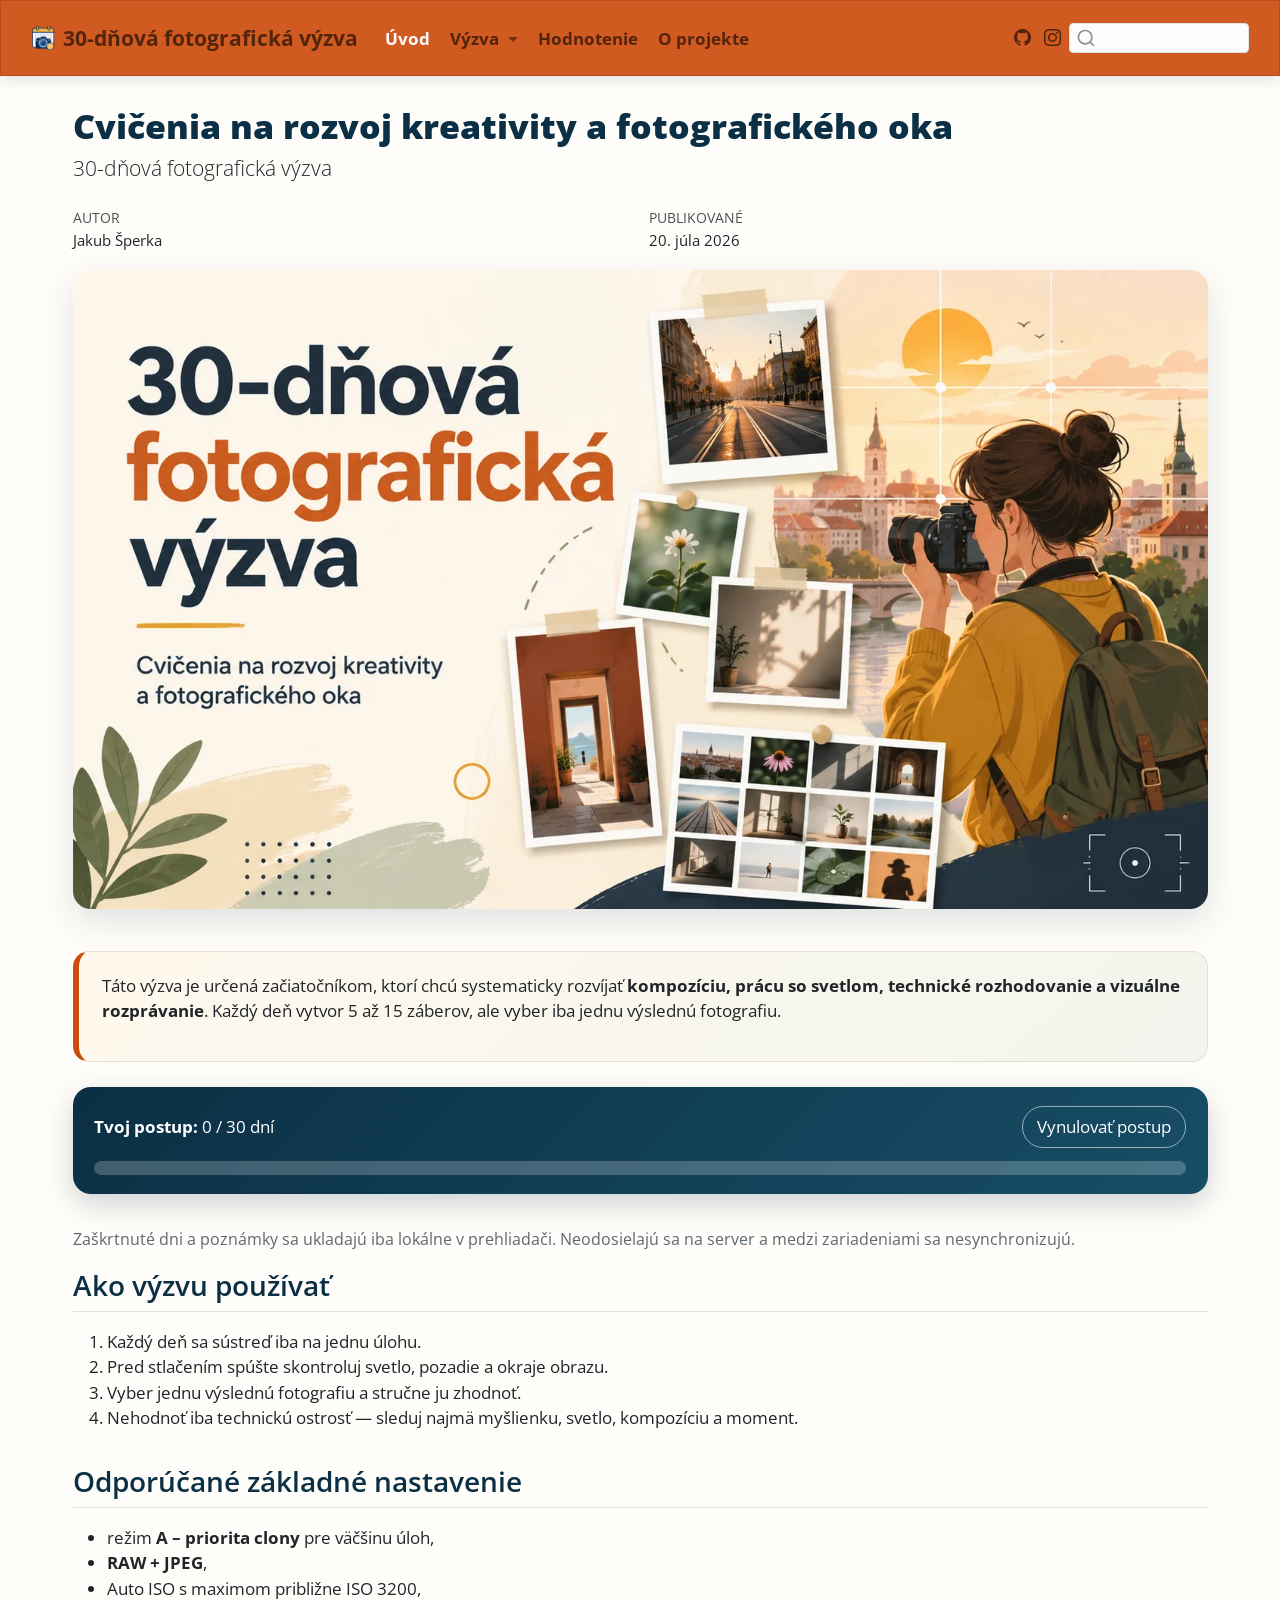
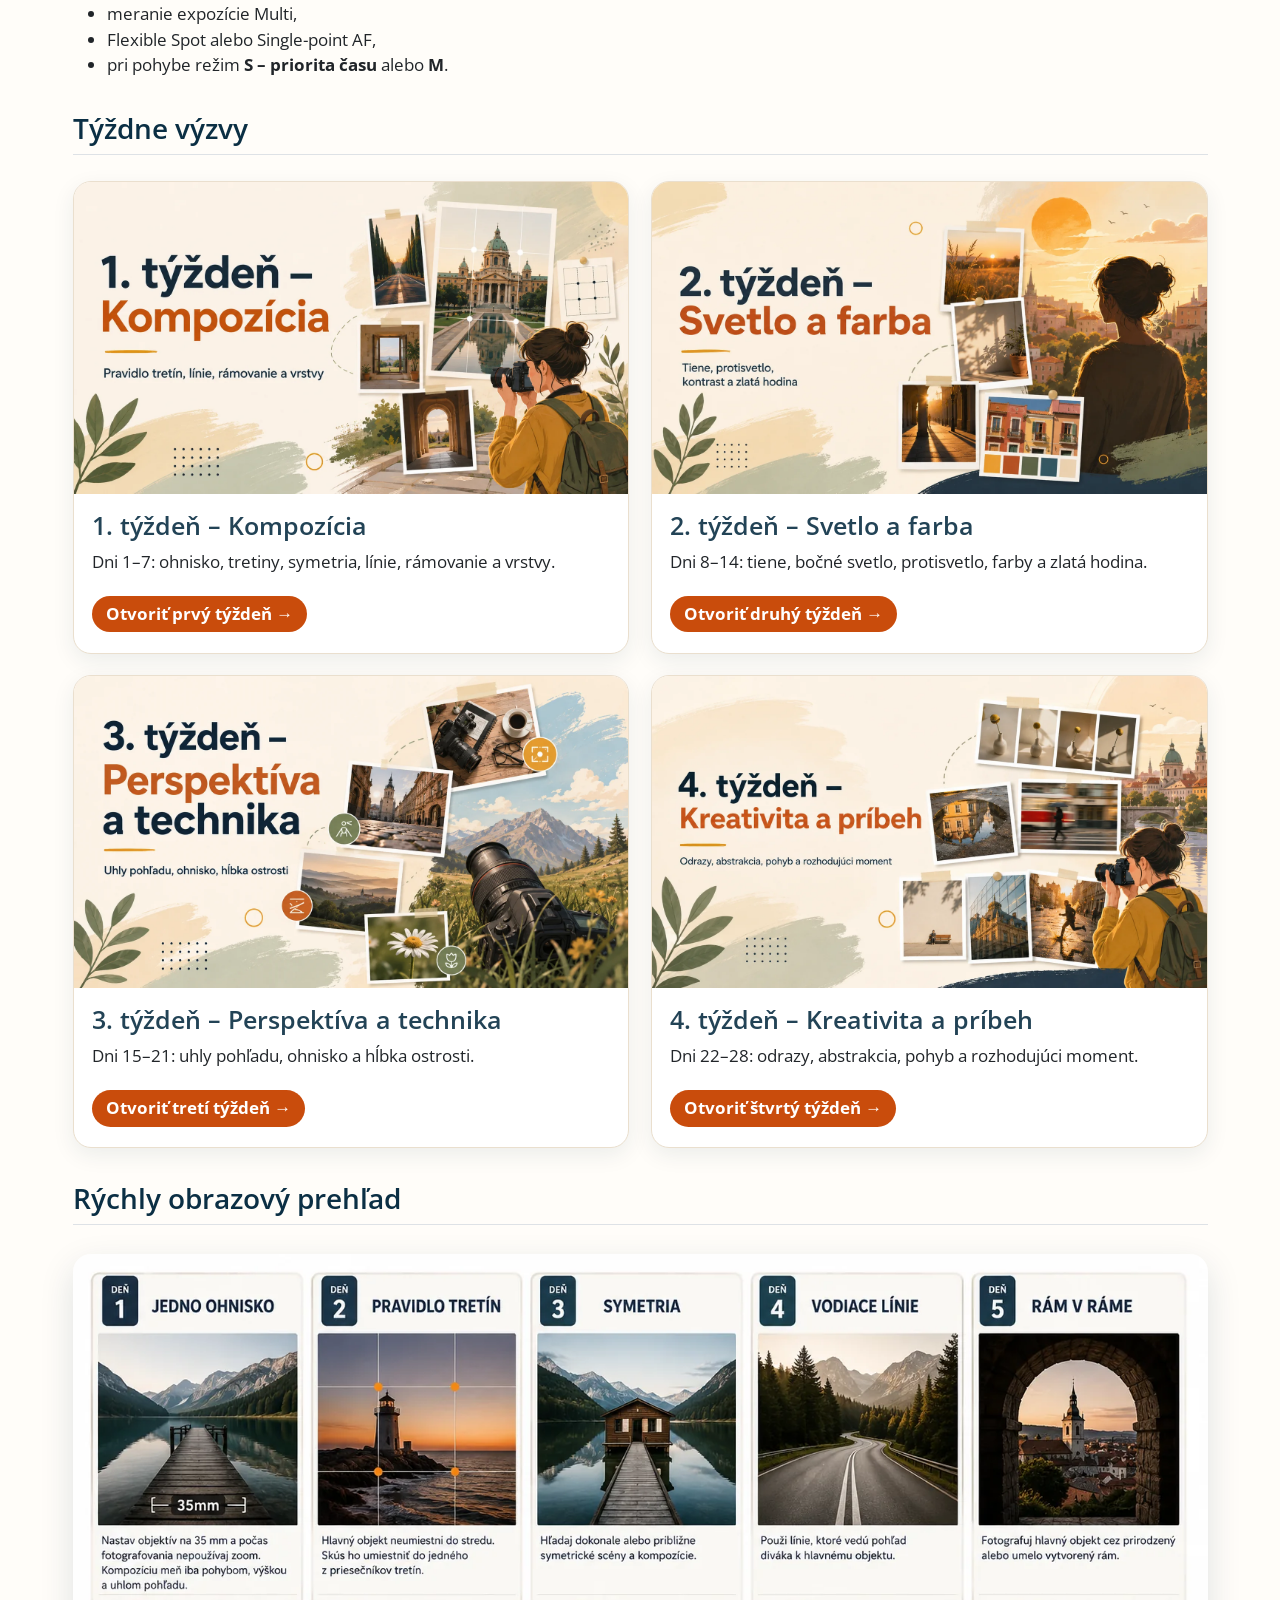
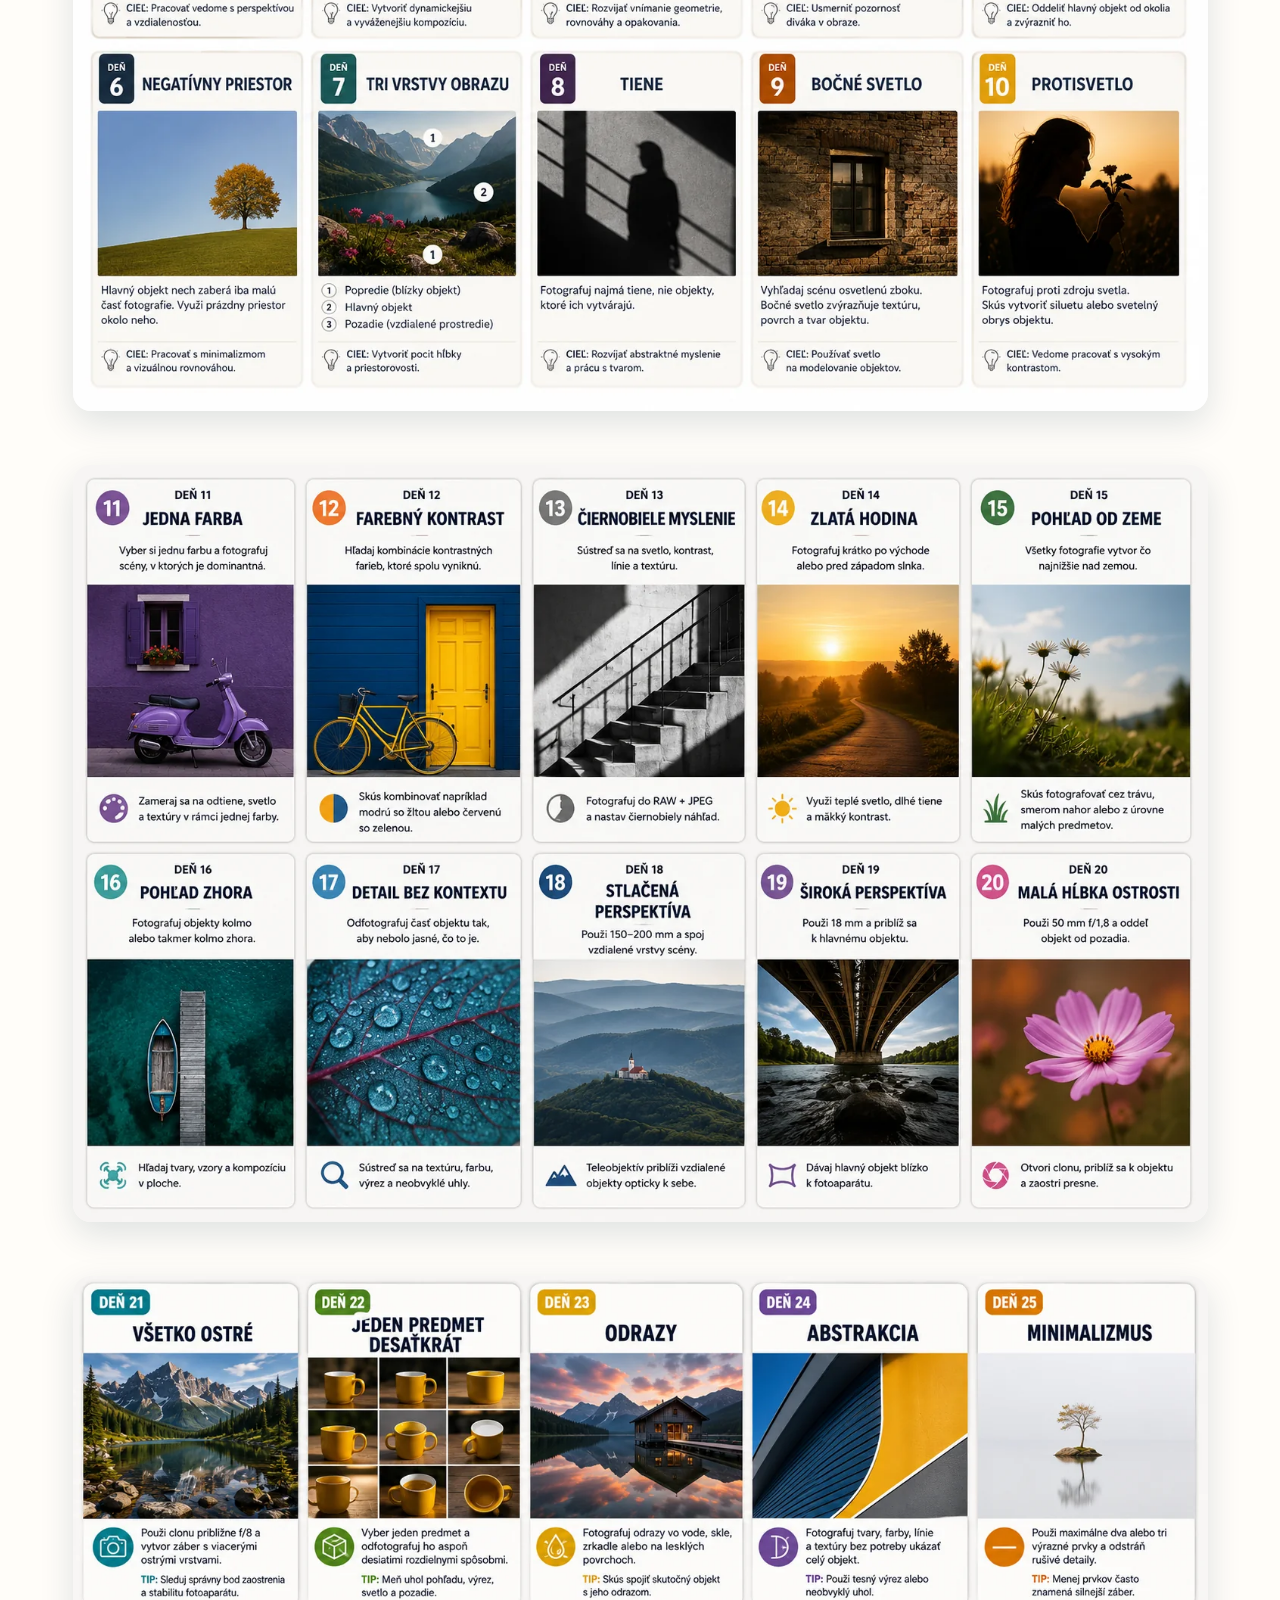
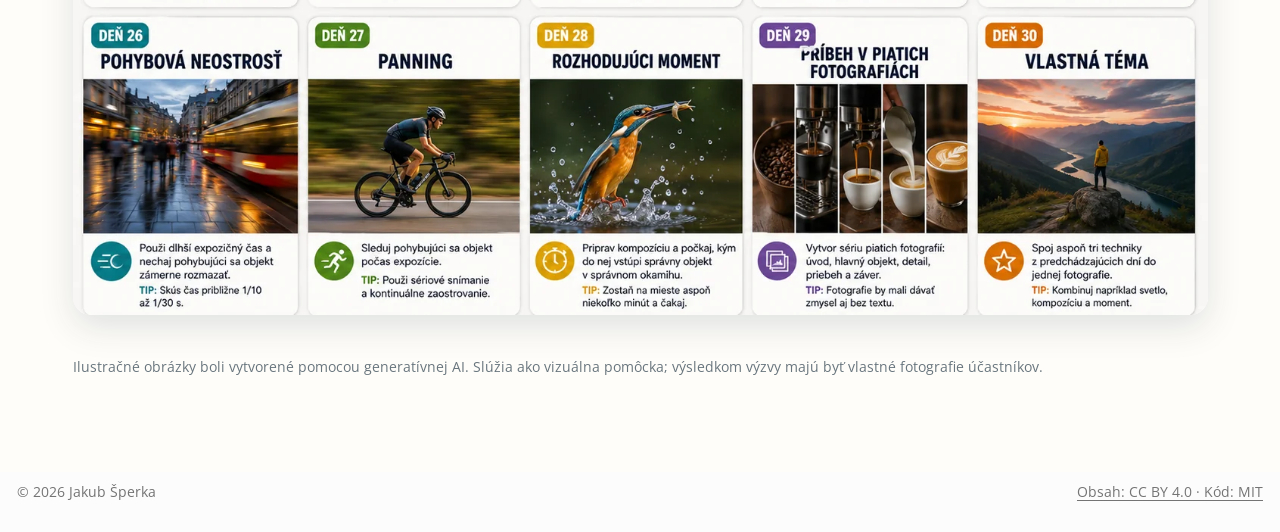
<file: index.html>
<!DOCTYPE html>
<html xmlns="http://www.w3.org/1999/xhtml" lang="sk" xml:lang="sk"><head>

<meta charset="utf-8">
<meta name="generator" content="quarto-1.7.32">

<meta name="viewport" content="width=device-width, initial-scale=1.0, user-scalable=yes">

<meta name="author" content="Jakub Šperka">

<title>Cvičenia na rozvoj kreativity a fotografického oka – 30-dňová fotografická výzva</title>
<style>
code{white-space: pre-wrap;}
span.smallcaps{font-variant: small-caps;}
div.columns{display: flex; gap: min(4vw, 1.5em);}
div.column{flex: auto; overflow-x: auto;}
div.hanging-indent{margin-left: 1.5em; text-indent: -1.5em;}
ul.task-list{list-style: none;}
ul.task-list li input[type="checkbox"] {
  width: 0.8em;
  margin: 0 0.8em 0.2em -1em; /* quarto-specific, see https://github.com/quarto-dev/quarto-cli/issues/4556 */ 
  vertical-align: middle;
}
</style>


<script src="site_libs/quarto-nav/quarto-nav.js"></script>
<script src="site_libs/quarto-nav/headroom.min.js"></script>
<script src="site_libs/clipboard/clipboard.min.js"></script>
<script src="site_libs/quarto-search/autocomplete.umd.js"></script>
<script src="site_libs/quarto-search/fuse.min.js"></script>
<script src="site_libs/quarto-search/quarto-search.js"></script>
<meta name="quarto:offset" content="./">
<link href="./images/favicon.png" rel="icon" type="image/png">
<script src="site_libs/quarto-html/quarto.js" type="module"></script>
<script src="site_libs/quarto-html/tabsets/tabsets.js" type="module"></script>
<script src="site_libs/quarto-html/popper.min.js"></script>
<script src="site_libs/quarto-html/tippy.umd.min.js"></script>
<script src="site_libs/quarto-html/anchor.min.js"></script>
<link href="site_libs/quarto-html/tippy.css" rel="stylesheet">
<link href="site_libs/quarto-html/quarto-syntax-highlighting-d9589ad4e98504035195c70aa99e1e7d.css" rel="stylesheet" id="quarto-text-highlighting-styles">
<script src="site_libs/bootstrap/bootstrap.min.js"></script>
<link href="site_libs/bootstrap/bootstrap-icons.css" rel="stylesheet">
<link href="site_libs/bootstrap/bootstrap-efb8512b6cea32f8d0bc0d24f6ad0fca.min.css" rel="stylesheet" append-hash="true" id="quarto-bootstrap" data-mode="light">
<script id="quarto-search-options" type="application/json">{
  "location": "navbar",
  "copy-button": false,
  "collapse-after": 3,
  "panel-placement": "end",
  "type": "textbox",
  "limit": 50,
  "keyboard-shortcut": [
    "f",
    "/",
    "s"
  ],
  "language": {
    "search-no-results-text": "Žiadne výsledky",
    "search-matching-documents-text": "zhodné dokumenty",
    "search-copy-link-title": "Skopírovať odkaz pre vyhľadávanie",
    "search-hide-matches-text": "Skryť ďalšie výsledky",
    "search-more-match-text": "ďalší výsledok v tomto dokumente",
    "search-more-matches-text": "ďalších výsledkov v tomto dokumente",
    "search-clear-button-title": "Vymazať",
    "search-text-placeholder": "",
    "search-detached-cancel-button-title": "Zrušiť",
    "search-submit-button-title": "Odoslať",
    "search-label": "Hľadať"
  }
}</script>
<style>html{ scroll-behavior: smooth; }</style>


<link rel="stylesheet" href="styles.css">
<link rel="stylesheet" href="notes-export.css">
<meta property="og:title" content="Cvičenia na rozvoj kreativity a fotografického oka – 30-dňová fotografická výzva">
<meta property="og:description" content="30-dňová fotografická výzva">
<meta property="og:image" content="images/cover.webp">
<meta property="og:site_name" content="**30-dňová fotografická výzva**">
<meta name="twitter:title" content="Cvičenia na rozvoj kreativity a fotografického oka – 30-dňová fotografická výzva">
<meta name="twitter:description" content="30-dňová fotografická výzva">
<meta name="twitter:image" content="images/cover.webp">
<meta name="twitter:card" content="summary_large_image">
</head>

<body class="nav-fixed quarto-light">

<div id="quarto-search-results"></div>
  <header id="quarto-header" class="headroom fixed-top">
    <nav class="navbar navbar-expand-lg " data-bs-theme="dark">
      <div class="navbar-container container-fluid">
      <div class="navbar-brand-container mx-auto">
    <a href="./index.html" class="navbar-brand navbar-brand-logo">
    <img src="./images/favicon.png" alt="Logo fotografickej výzvy" class="navbar-logo">
    </a>
    <a class="navbar-brand" href="./index.html">
    <span class="navbar-title"><strong>30-dňová fotografická výzva</strong></span>
    </a>
  </div>
            <div id="quarto-search" class="" title="Hľadať"></div>
          <button class="navbar-toggler" type="button" data-bs-toggle="collapse" data-bs-target="#navbarCollapse" aria-controls="navbarCollapse" role="menu" aria-expanded="false" aria-label="Prepnúť navigáciu" onclick="if (window.quartoToggleHeadroom) { window.quartoToggleHeadroom(); }">
  <span class="navbar-toggler-icon"></span>
</button>
          <div class="collapse navbar-collapse" id="navbarCollapse">
            <ul class="navbar-nav navbar-nav-scroll me-auto">
  <li class="nav-item">
    <a class="nav-link active" href="./index.html" aria-current="page"> 
<span class="menu-text"><strong>Úvod</strong></span></a>
  </li>  
  <li class="nav-item dropdown ">
    <a class="nav-link dropdown-toggle" href="#" id="nav-menu-výzva" role="link" data-bs-toggle="dropdown" aria-expanded="false">
 <span class="menu-text"><strong>Výzva</strong></span>
    </a>
    <ul class="dropdown-menu" aria-labelledby="nav-menu-výzva">    
        <li>
    <a class="dropdown-item" href="./tyzden-1.html">
 <span class="dropdown-text">1. týždeň – Kompozícia</span></a>
  </li>  
        <li>
    <a class="dropdown-item" href="./tyzden-2.html">
 <span class="dropdown-text">2. týždeň – Svetlo a farba</span></a>
  </li>  
        <li>
    <a class="dropdown-item" href="./tyzden-3.html">
 <span class="dropdown-text">3. týždeň – Perspektíva a technika</span></a>
  </li>  
        <li>
    <a class="dropdown-item" href="./tyzden-4.html">
 <span class="dropdown-text">4. týždeň – Kreativita a príbeh</span></a>
  </li>  
        <li>
    <a class="dropdown-item" href="./zaver.html">
 <span class="dropdown-text">Záverečné dni</span></a>
  </li>  
    </ul>
  </li>
  <li class="nav-item">
    <a class="nav-link" href="./hodnotenie.html"> 
<span class="menu-text"><strong>Hodnotenie</strong></span></a>
  </li>  
  <li class="nav-item">
    <a class="nav-link" href="./o-projekte.html"> 
<span class="menu-text"><strong>O projekte</strong></span></a>
  </li>  
</ul>
          </div> <!-- /navcollapse -->
            <div class="quarto-navbar-tools">
    <a href="https://github.com/JakubSperka/fotograficka_vyzva" title="" class="quarto-navigation-tool px-1" aria-label=""><i class="bi bi-github"></i></a>
    <a href="https://www.instagram.com/jakub.sperka/" title="" class="quarto-navigation-tool px-1" aria-label=""><i class="bi bi-instagram"></i></a>
</div>
      </div> <!-- /container-fluid -->
    </nav>
</header>
<!-- content -->
<div id="quarto-content" class="quarto-container page-columns page-rows-contents page-layout-full page-navbar">
<!-- sidebar -->
<!-- margin-sidebar -->
    
<!-- main -->
<main class="content column-page" id="quarto-document-content">

<header id="title-block-header" class="quarto-title-block default">
<div class="quarto-title">
<h1 class="title">Cvičenia na rozvoj kreativity a fotografického oka</h1>
<p class="subtitle lead">30-dňová fotografická výzva</p>
</div>



<div class="quarto-title-meta column-page">

    <div>
    <div class="quarto-title-meta-heading">Autor</div>
    <div class="quarto-title-meta-contents">
             <p>Jakub Šperka </p>
          </div>
  </div>
    
    <div>
    <div class="quarto-title-meta-heading">Publikované</div>
    <div class="quarto-title-meta-contents">
      <p class="date">20. júla 2026</p>
    </div>
  </div>
  
    
  </div>
  


</header>


<p><img src="images/cover.webp" class="hero-image img-fluid" alt="Ilustrovaný titulný obrázok 30-dňovej fotografickej výzvy"></p>
<div class="lead-panel">
<p>Táto výzva je určená začiatočníkom, ktorí chcú systematicky rozvíjať <strong>kompozíciu, prácu so svetlom, technické rozhodovanie a vizuálne rozprávanie</strong>. Každý deň vytvor 5 až 15 záberov, ale vyber iba jednu výslednú fotografiu.</p>
</div>
<div id="challenge-progress" class="progress-card">
  <div class="progress-row">
    <div><strong>Tvoj postup:</strong> <span id="progress-count">0 / 30 dní</span></div>
    <button id="reset-progress" type="button">Vynulovať postup</button>
  </div>
  <div class="progress-track">
    <div id="progress-bar" role="progressbar" aria-label="Postup vo fotografickej výzve" aria-valuemin="0" aria-valuemax="30" aria-valuenow="0"></div>
  </div>
</div>
<div class="small-note">
<p>Zaškrtnuté dni a poznámky sa ukladajú iba lokálne v prehliadači. Neodosielajú sa na server a medzi zariadeniami sa nesynchronizujú.</p>
</div>
<section id="ako-výzvu-používať" class="level2">
<h2 class="anchored" data-anchor-id="ako-výzvu-používať">Ako výzvu používať</h2>
<ol type="1">
<li>Každý deň sa sústreď iba na jednu úlohu.</li>
<li>Pred stlačením spúšte skontroluj svetlo, pozadie a okraje obrazu.</li>
<li>Vyber jednu výslednú fotografiu a stručne ju zhodnoť.</li>
<li>Nehodnoť iba technickú ostrosť — sleduj najmä myšlienku, svetlo, kompozíciu a moment.</li>
</ol>
</section>
<section id="odporúčané-základné-nastavenie" class="level2">
<h2 class="anchored" data-anchor-id="odporúčané-základné-nastavenie">Odporúčané základné nastavenie</h2>
<ul>
<li>režim <strong>A – priorita clony</strong> pre väčšinu úloh,</li>
<li><strong>RAW + JPEG</strong>,</li>
<li>Auto ISO s maximom približne ISO 3200,</li>
<li>meranie expozície Multi,</li>
<li>Flexible Spot alebo Single-point AF,</li>
<li>pri pohybe režim <strong>S – priorita času</strong> alebo <strong>M</strong>.</li>
</ul>
</section>
<section id="týždne-výzvy" class="level2">
<h2 class="anchored" data-anchor-id="týždne-výzvy">Týždne výzvy</h2>
<div class="week-grid">
  <a class="week-card" href="tyzden-1.html" aria-label="Otvoriť prvý týždeň – Kompozícia">
    <img src="images/week1.webp" alt="Ilustračný obrázok prvého týždňa zameraného na kompozíciu">
    <div class="week-card-content">
      <h3 class="anchored">1. týždeň – Kompozícia</h3>
      <p>Dni 1–7: ohnisko, tretiny, symetria, línie, rámovanie a vrstvy.</p>
      <span class="week-button">Otvoriť prvý týždeň →</span>
    </div>
  </a>
  <a class="week-card" href="tyzden-2.html" aria-label="Otvoriť druhý týždeň – Svetlo a farba">
    <img src="images/week2.webp" alt="Ilustračný obrázok druhého týždňa zameraného na svetlo a farbu">
    <div class="week-card-content">
      <h3 class="anchored">2. týždeň – Svetlo a farba</h3>
      <p>Dni 8–14: tiene, bočné svetlo, protisvetlo, farby a zlatá hodina.</p>
      <span class="week-button">Otvoriť druhý týždeň →</span>
    </div>
  </a>
  <a class="week-card" href="tyzden-3.html" aria-label="Otvoriť tretí týždeň – Perspektíva a technika">
    <img src="images/week3.webp" alt="Ilustračný obrázok tretieho týždňa zameraného na perspektívu a techniku">
    <div class="week-card-content">
      <h3 class="anchored">3. týždeň – Perspektíva a technika</h3>
      <p>Dni 15–21: uhly pohľadu, ohnisko a hĺbka ostrosti.</p>
      <span class="week-button">Otvoriť tretí týždeň →</span>
    </div>
  </a>
  <a class="week-card" href="tyzden-4.html" aria-label="Otvoriť štvrtý týždeň – Kreativita a príbeh">
    <img src="images/week4.webp" alt="Ilustračný obrázok štvrtého týždňa zameraného na kreativitu a príbeh">
    <div class="week-card-content">
      <h3 class="anchored">4. týždeň – Kreativita a príbeh</h3>
      <p>Dni 22–28: odrazy, abstrakcia, pohyb a rozhodujúci moment.</p>
      <span class="week-button">Otvoriť štvrtý týždeň →</span>
    </div>
  </a>
</div>
</section>
<section id="rýchly-obrazový-prehľad" class="level2">
<h2 class="anchored" data-anchor-id="rýchly-obrazový-prehľad">Rýchly obrazový prehľad</h2>
<p><img src="images/overview_01_10.webp" class="overview-image img-fluid" alt="Kartičkový prehľad fotografických úloh pre dni 1 až 10"></p>
<p><img src="images/overview_11_20.webp" class="overview-image img-fluid" alt="Kartičkový prehľad fotografických úloh pre dni 11 až 20"></p>
<p><img src="images/overview_21_30.webp" class="overview-image img-fluid" alt="Kartičkový prehľad fotografických úloh pre dni 21 až 30"></p>
<div class="image-credit">
<p>Ilustračné obrázky boli vytvorené pomocou generatívnej AI. Slúžia ako vizuálna pomôcka; výsledkom výzvy majú byť vlastné fotografie účastníkov.</p>
</div>


</section>

<a onclick="window.scrollTo(0, 0); return false;" role="button" id="quarto-back-to-top"><i class="bi bi-arrow-up"></i> Späť na začiatok</a></main> <!-- /main -->
<script src="assets/challenge.js" defer=""></script>
<script src="assets/notes-export.js" defer=""></script>
<script id="quarto-html-after-body" type="application/javascript">
  window.document.addEventListener("DOMContentLoaded", function (event) {
    const icon = "";
    const anchorJS = new window.AnchorJS();
    anchorJS.options = {
      placement: 'right',
      icon: icon
    };
    anchorJS.add('.anchored');
    const isCodeAnnotation = (el) => {
      for (const clz of el.classList) {
        if (clz.startsWith('code-annotation-')) {                     
          return true;
        }
      }
      return false;
    }
    const onCopySuccess = function(e) {
      // button target
      const button = e.trigger;
      // don't keep focus
      button.blur();
      // flash "checked"
      button.classList.add('code-copy-button-checked');
      var currentTitle = button.getAttribute("title");
      button.setAttribute("title", "Skopírované!");
      let tooltip;
      if (window.bootstrap) {
        button.setAttribute("data-bs-toggle", "tooltip");
        button.setAttribute("data-bs-placement", "left");
        button.setAttribute("data-bs-title", "Skopírované!");
        tooltip = new bootstrap.Tooltip(button, 
          { trigger: "manual", 
            customClass: "code-copy-button-tooltip",
            offset: [0, -8]});
        tooltip.show();    
      }
      setTimeout(function() {
        if (tooltip) {
          tooltip.hide();
          button.removeAttribute("data-bs-title");
          button.removeAttribute("data-bs-toggle");
          button.removeAttribute("data-bs-placement");
        }
        button.setAttribute("title", currentTitle);
        button.classList.remove('code-copy-button-checked');
      }, 1000);
      // clear code selection
      e.clearSelection();
    }
    const getTextToCopy = function(trigger) {
        const codeEl = trigger.previousElementSibling.cloneNode(true);
        for (const childEl of codeEl.children) {
          if (isCodeAnnotation(childEl)) {
            childEl.remove();
          }
        }
        return codeEl.innerText;
    }
    const clipboard = new window.ClipboardJS('.code-copy-button:not([data-in-quarto-modal])', {
      text: getTextToCopy
    });
    clipboard.on('success', onCopySuccess);
    if (window.document.getElementById('quarto-embedded-source-code-modal')) {
      const clipboardModal = new window.ClipboardJS('.code-copy-button[data-in-quarto-modal]', {
        text: getTextToCopy,
        container: window.document.getElementById('quarto-embedded-source-code-modal')
      });
      clipboardModal.on('success', onCopySuccess);
    }
      var localhostRegex = new RegExp(/^(?:http|https):\/\/localhost\:?[0-9]*\//);
      var mailtoRegex = new RegExp(/^mailto:/);
        var filterRegex = new RegExp('/' + window.location.host + '/');
      var isInternal = (href) => {
          return filterRegex.test(href) || localhostRegex.test(href) || mailtoRegex.test(href);
      }
      // Inspect non-navigation links and adorn them if external
     var links = window.document.querySelectorAll('a[href]:not(.nav-link):not(.navbar-brand):not(.toc-action):not(.sidebar-link):not(.sidebar-item-toggle):not(.pagination-link):not(.no-external):not([aria-hidden]):not(.dropdown-item):not(.quarto-navigation-tool):not(.about-link)');
      for (var i=0; i<links.length; i++) {
        const link = links[i];
        if (!isInternal(link.href)) {
          // undo the damage that might have been done by quarto-nav.js in the case of
          // links that we want to consider external
          if (link.dataset.originalHref !== undefined) {
            link.href = link.dataset.originalHref;
          }
            // target, if specified
            link.setAttribute("target", "_blank");
            if (link.getAttribute("rel") === null) {
              link.setAttribute("rel", "noopener");
            }
        }
      }
    function tippyHover(el, contentFn, onTriggerFn, onUntriggerFn) {
      const config = {
        allowHTML: true,
        maxWidth: 500,
        delay: 100,
        arrow: false,
        appendTo: function(el) {
            return el.parentElement;
        },
        interactive: true,
        interactiveBorder: 10,
        theme: 'quarto',
        placement: 'bottom-start',
      };
      if (contentFn) {
        config.content = contentFn;
      }
      if (onTriggerFn) {
        config.onTrigger = onTriggerFn;
      }
      if (onUntriggerFn) {
        config.onUntrigger = onUntriggerFn;
      }
      window.tippy(el, config); 
    }
    const noterefs = window.document.querySelectorAll('a[role="doc-noteref"]');
    for (var i=0; i<noterefs.length; i++) {
      const ref = noterefs[i];
      tippyHover(ref, function() {
        // use id or data attribute instead here
        let href = ref.getAttribute('data-footnote-href') || ref.getAttribute('href');
        try { href = new URL(href).hash; } catch {}
        const id = href.replace(/^#\/?/, "");
        const note = window.document.getElementById(id);
        if (note) {
          return note.innerHTML;
        } else {
          return "";
        }
      });
    }
    const xrefs = window.document.querySelectorAll('a.quarto-xref');
    const processXRef = (id, note) => {
      // Strip column container classes
      const stripColumnClz = (el) => {
        el.classList.remove("page-full", "page-columns");
        if (el.children) {
          for (const child of el.children) {
            stripColumnClz(child);
          }
        }
      }
      stripColumnClz(note)
      if (id === null || id.startsWith('sec-')) {
        // Special case sections, only their first couple elements
        const container = document.createElement("div");
        if (note.children && note.children.length > 2) {
          container.appendChild(note.children[0].cloneNode(true));
          for (let i = 1; i < note.children.length; i++) {
            const child = note.children[i];
            if (child.tagName === "P" && child.innerText === "") {
              continue;
            } else {
              container.appendChild(child.cloneNode(true));
              break;
            }
          }
          if (window.Quarto?.typesetMath) {
            window.Quarto.typesetMath(container);
          }
          return container.innerHTML
        } else {
          if (window.Quarto?.typesetMath) {
            window.Quarto.typesetMath(note);
          }
          return note.innerHTML;
        }
      } else {
        // Remove any anchor links if they are present
        const anchorLink = note.querySelector('a.anchorjs-link');
        if (anchorLink) {
          anchorLink.remove();
        }
        if (window.Quarto?.typesetMath) {
          window.Quarto.typesetMath(note);
        }
        if (note.classList.contains("callout")) {
          return note.outerHTML;
        } else {
          return note.innerHTML;
        }
      }
    }
    for (var i=0; i<xrefs.length; i++) {
      const xref = xrefs[i];
      tippyHover(xref, undefined, function(instance) {
        instance.disable();
        let url = xref.getAttribute('href');
        let hash = undefined; 
        if (url.startsWith('#')) {
          hash = url;
        } else {
          try { hash = new URL(url).hash; } catch {}
        }
        if (hash) {
          const id = hash.replace(/^#\/?/, "");
          const note = window.document.getElementById(id);
          if (note !== null) {
            try {
              const html = processXRef(id, note.cloneNode(true));
              instance.setContent(html);
            } finally {
              instance.enable();
              instance.show();
            }
          } else {
            // See if we can fetch this
            fetch(url.split('#')[0])
            .then(res => res.text())
            .then(html => {
              const parser = new DOMParser();
              const htmlDoc = parser.parseFromString(html, "text/html");
              const note = htmlDoc.getElementById(id);
              if (note !== null) {
                const html = processXRef(id, note);
                instance.setContent(html);
              } 
            }).finally(() => {
              instance.enable();
              instance.show();
            });
          }
        } else {
          // See if we can fetch a full url (with no hash to target)
          // This is a special case and we should probably do some content thinning / targeting
          fetch(url)
          .then(res => res.text())
          .then(html => {
            const parser = new DOMParser();
            const htmlDoc = parser.parseFromString(html, "text/html");
            const note = htmlDoc.querySelector('main.content');
            if (note !== null) {
              // This should only happen for chapter cross references
              // (since there is no id in the URL)
              // remove the first header
              if (note.children.length > 0 && note.children[0].tagName === "HEADER") {
                note.children[0].remove();
              }
              const html = processXRef(null, note);
              instance.setContent(html);
            } 
          }).finally(() => {
            instance.enable();
            instance.show();
          });
        }
      }, function(instance) {
      });
    }
        let selectedAnnoteEl;
        const selectorForAnnotation = ( cell, annotation) => {
          let cellAttr = 'data-code-cell="' + cell + '"';
          let lineAttr = 'data-code-annotation="' +  annotation + '"';
          const selector = 'span[' + cellAttr + '][' + lineAttr + ']';
          return selector;
        }
        const selectCodeLines = (annoteEl) => {
          const doc = window.document;
          const targetCell = annoteEl.getAttribute("data-target-cell");
          const targetAnnotation = annoteEl.getAttribute("data-target-annotation");
          const annoteSpan = window.document.querySelector(selectorForAnnotation(targetCell, targetAnnotation));
          const lines = annoteSpan.getAttribute("data-code-lines").split(",");
          const lineIds = lines.map((line) => {
            return targetCell + "-" + line;
          })
          let top = null;
          let height = null;
          let parent = null;
          if (lineIds.length > 0) {
              //compute the position of the single el (top and bottom and make a div)
              const el = window.document.getElementById(lineIds[0]);
              top = el.offsetTop;
              height = el.offsetHeight;
              parent = el.parentElement.parentElement;
            if (lineIds.length > 1) {
              const lastEl = window.document.getElementById(lineIds[lineIds.length - 1]);
              const bottom = lastEl.offsetTop + lastEl.offsetHeight;
              height = bottom - top;
            }
            if (top !== null && height !== null && parent !== null) {
              // cook up a div (if necessary) and position it 
              let div = window.document.getElementById("code-annotation-line-highlight");
              if (div === null) {
                div = window.document.createElement("div");
                div.setAttribute("id", "code-annotation-line-highlight");
                div.style.position = 'absolute';
                parent.appendChild(div);
              }
              div.style.top = top - 2 + "px";
              div.style.height = height + 4 + "px";
              div.style.left = 0;
              let gutterDiv = window.document.getElementById("code-annotation-line-highlight-gutter");
              if (gutterDiv === null) {
                gutterDiv = window.document.createElement("div");
                gutterDiv.setAttribute("id", "code-annotation-line-highlight-gutter");
                gutterDiv.style.position = 'absolute';
                const codeCell = window.document.getElementById(targetCell);
                const gutter = codeCell.querySelector('.code-annotation-gutter');
                gutter.appendChild(gutterDiv);
              }
              gutterDiv.style.top = top - 2 + "px";
              gutterDiv.style.height = height + 4 + "px";
            }
            selectedAnnoteEl = annoteEl;
          }
        };
        const unselectCodeLines = () => {
          const elementsIds = ["code-annotation-line-highlight", "code-annotation-line-highlight-gutter"];
          elementsIds.forEach((elId) => {
            const div = window.document.getElementById(elId);
            if (div) {
              div.remove();
            }
          });
          selectedAnnoteEl = undefined;
        };
          // Handle positioning of the toggle
      window.addEventListener(
        "resize",
        throttle(() => {
          elRect = undefined;
          if (selectedAnnoteEl) {
            selectCodeLines(selectedAnnoteEl);
          }
        }, 10)
      );
      function throttle(fn, ms) {
      let throttle = false;
      let timer;
        return (...args) => {
          if(!throttle) { // first call gets through
              fn.apply(this, args);
              throttle = true;
          } else { // all the others get throttled
              if(timer) clearTimeout(timer); // cancel #2
              timer = setTimeout(() => {
                fn.apply(this, args);
                timer = throttle = false;
              }, ms);
          }
        };
      }
        // Attach click handler to the DT
        const annoteDls = window.document.querySelectorAll('dt[data-target-cell]');
        for (const annoteDlNode of annoteDls) {
          annoteDlNode.addEventListener('click', (event) => {
            const clickedEl = event.target;
            if (clickedEl !== selectedAnnoteEl) {
              unselectCodeLines();
              const activeEl = window.document.querySelector('dt[data-target-cell].code-annotation-active');
              if (activeEl) {
                activeEl.classList.remove('code-annotation-active');
              }
              selectCodeLines(clickedEl);
              clickedEl.classList.add('code-annotation-active');
            } else {
              // Unselect the line
              unselectCodeLines();
              clickedEl.classList.remove('code-annotation-active');
            }
          });
        }
    const findCites = (el) => {
      const parentEl = el.parentElement;
      if (parentEl) {
        const cites = parentEl.dataset.cites;
        if (cites) {
          return {
            el,
            cites: cites.split(' ')
          };
        } else {
          return findCites(el.parentElement)
        }
      } else {
        return undefined;
      }
    };
    var bibliorefs = window.document.querySelectorAll('a[role="doc-biblioref"]');
    for (var i=0; i<bibliorefs.length; i++) {
      const ref = bibliorefs[i];
      const citeInfo = findCites(ref);
      if (citeInfo) {
        tippyHover(citeInfo.el, function() {
          var popup = window.document.createElement('div');
          citeInfo.cites.forEach(function(cite) {
            var citeDiv = window.document.createElement('div');
            citeDiv.classList.add('hanging-indent');
            citeDiv.classList.add('csl-entry');
            var biblioDiv = window.document.getElementById('ref-' + cite);
            if (biblioDiv) {
              citeDiv.innerHTML = biblioDiv.innerHTML;
            }
            popup.appendChild(citeDiv);
          });
          return popup.innerHTML;
        });
      }
    }
  });
  </script>
</div> <!-- /content -->
<footer class="footer">
  <div class="nav-footer">
    <div class="nav-footer-left">
<p>© 2026 Jakub Šperka</p>
</div>   
    <div class="nav-footer-center">
      &nbsp;
    </div>
    <div class="nav-footer-right">
<p><a href="./o-projekte.html#licencia">Obsah: CC BY 4.0 · Kód: MIT</a></p>
</div>
  </div>
</footer>




<script src="site_libs/quarto-html/zenscroll-min.js"></script>
</body></html>
</file>
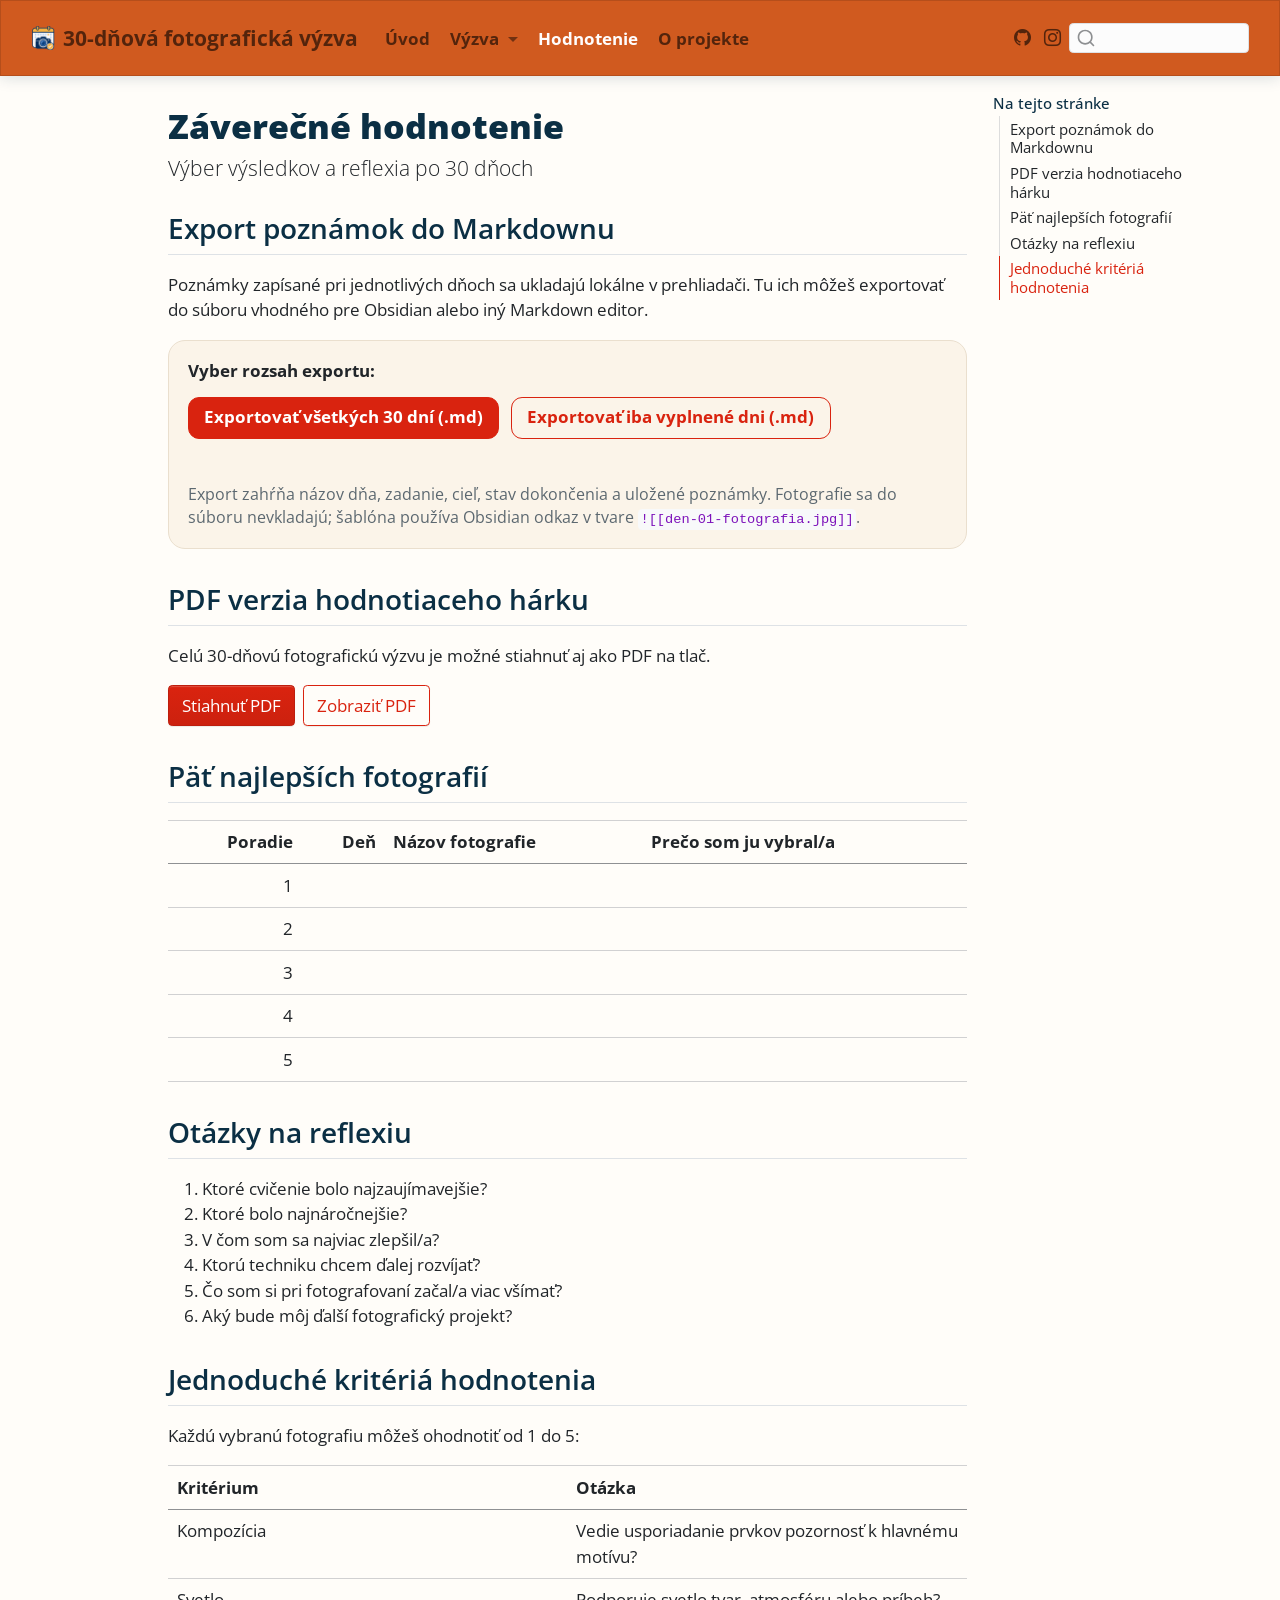
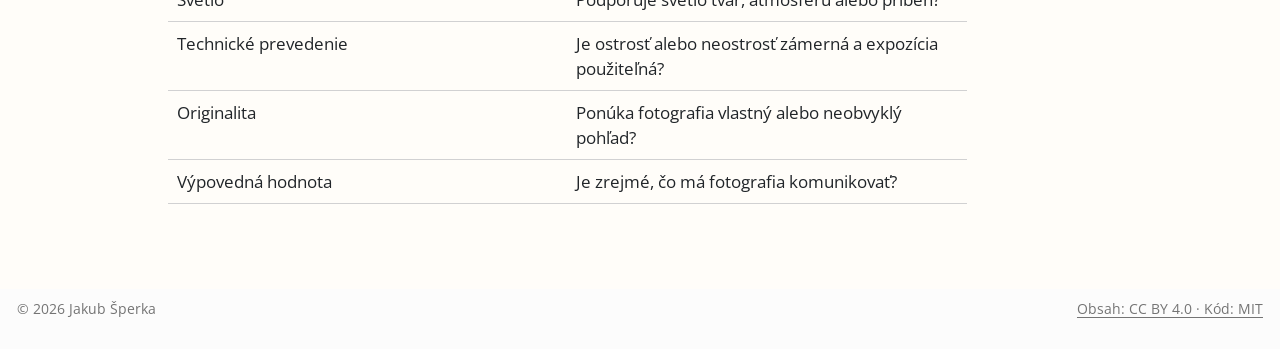
<file: hodnotenie.html>
<!DOCTYPE html>
<html xmlns="http://www.w3.org/1999/xhtml" lang="sk" xml:lang="sk"><head>

<meta charset="utf-8">
<meta name="generator" content="quarto-1.7.32">

<meta name="viewport" content="width=device-width, initial-scale=1.0, user-scalable=yes">


<title>Záverečné hodnotenie – 30-dňová fotografická výzva</title>
<style>
code{white-space: pre-wrap;}
span.smallcaps{font-variant: small-caps;}
div.columns{display: flex; gap: min(4vw, 1.5em);}
div.column{flex: auto; overflow-x: auto;}
div.hanging-indent{margin-left: 1.5em; text-indent: -1.5em;}
ul.task-list{list-style: none;}
ul.task-list li input[type="checkbox"] {
  width: 0.8em;
  margin: 0 0.8em 0.2em -1em; /* quarto-specific, see https://github.com/quarto-dev/quarto-cli/issues/4556 */ 
  vertical-align: middle;
}
</style>


<script src="site_libs/quarto-nav/quarto-nav.js"></script>
<script src="site_libs/quarto-nav/headroom.min.js"></script>
<script src="site_libs/clipboard/clipboard.min.js"></script>
<script src="site_libs/quarto-search/autocomplete.umd.js"></script>
<script src="site_libs/quarto-search/fuse.min.js"></script>
<script src="site_libs/quarto-search/quarto-search.js"></script>
<meta name="quarto:offset" content="./">
<link href="./images/favicon.png" rel="icon" type="image/png">
<script src="site_libs/quarto-html/quarto.js" type="module"></script>
<script src="site_libs/quarto-html/tabsets/tabsets.js" type="module"></script>
<script src="site_libs/quarto-html/popper.min.js"></script>
<script src="site_libs/quarto-html/tippy.umd.min.js"></script>
<script src="site_libs/quarto-html/anchor.min.js"></script>
<link href="site_libs/quarto-html/tippy.css" rel="stylesheet">
<link href="site_libs/quarto-html/quarto-syntax-highlighting-d9589ad4e98504035195c70aa99e1e7d.css" rel="stylesheet" id="quarto-text-highlighting-styles">
<script src="site_libs/bootstrap/bootstrap.min.js"></script>
<link href="site_libs/bootstrap/bootstrap-icons.css" rel="stylesheet">
<link href="site_libs/bootstrap/bootstrap-efb8512b6cea32f8d0bc0d24f6ad0fca.min.css" rel="stylesheet" append-hash="true" id="quarto-bootstrap" data-mode="light">
<script id="quarto-search-options" type="application/json">{
  "location": "navbar",
  "copy-button": false,
  "collapse-after": 3,
  "panel-placement": "end",
  "type": "textbox",
  "limit": 50,
  "keyboard-shortcut": [
    "f",
    "/",
    "s"
  ],
  "language": {
    "search-no-results-text": "Žiadne výsledky",
    "search-matching-documents-text": "zhodné dokumenty",
    "search-copy-link-title": "Skopírovať odkaz pre vyhľadávanie",
    "search-hide-matches-text": "Skryť ďalšie výsledky",
    "search-more-match-text": "ďalší výsledok v tomto dokumente",
    "search-more-matches-text": "ďalších výsledkov v tomto dokumente",
    "search-clear-button-title": "Vymazať",
    "search-text-placeholder": "",
    "search-detached-cancel-button-title": "Zrušiť",
    "search-submit-button-title": "Odoslať",
    "search-label": "Hľadať"
  }
}</script>
<style>html{ scroll-behavior: smooth; }</style>


<link rel="stylesheet" href="styles.css">
<link rel="stylesheet" href="notes-export.css">
<meta property="og:title" content="Záverečné hodnotenie – 30-dňová fotografická výzva">
<meta property="og:description" content="Výber výsledkov a reflexia po 30 dňoch">
<meta property="og:site_name" content="**30-dňová fotografická výzva**">
<meta name="twitter:title" content="Záverečné hodnotenie – 30-dňová fotografická výzva">
<meta name="twitter:description" content="Výber výsledkov a reflexia po 30 dňoch">
<meta name="twitter:card" content="summary">
</head>

<body class="nav-fixed quarto-light">

<div id="quarto-search-results"></div>
  <header id="quarto-header" class="headroom fixed-top">
    <nav class="navbar navbar-expand-lg " data-bs-theme="dark">
      <div class="navbar-container container-fluid">
      <div class="navbar-brand-container mx-auto">
    <a href="./index.html" class="navbar-brand navbar-brand-logo">
    <img src="./images/favicon.png" alt="Logo fotografickej výzvy" class="navbar-logo">
    </a>
    <a class="navbar-brand" href="./index.html">
    <span class="navbar-title"><strong>30-dňová fotografická výzva</strong></span>
    </a>
  </div>
            <div id="quarto-search" class="" title="Hľadať"></div>
          <button class="navbar-toggler" type="button" data-bs-toggle="collapse" data-bs-target="#navbarCollapse" aria-controls="navbarCollapse" role="menu" aria-expanded="false" aria-label="Prepnúť navigáciu" onclick="if (window.quartoToggleHeadroom) { window.quartoToggleHeadroom(); }">
  <span class="navbar-toggler-icon"></span>
</button>
          <div class="collapse navbar-collapse" id="navbarCollapse">
            <ul class="navbar-nav navbar-nav-scroll me-auto">
  <li class="nav-item">
    <a class="nav-link" href="./index.html"> 
<span class="menu-text"><strong>Úvod</strong></span></a>
  </li>  
  <li class="nav-item dropdown ">
    <a class="nav-link dropdown-toggle" href="#" id="nav-menu-výzva" role="link" data-bs-toggle="dropdown" aria-expanded="false">
 <span class="menu-text"><strong>Výzva</strong></span>
    </a>
    <ul class="dropdown-menu" aria-labelledby="nav-menu-výzva">    
        <li>
    <a class="dropdown-item" href="./tyzden-1.html">
 <span class="dropdown-text">1. týždeň – Kompozícia</span></a>
  </li>  
        <li>
    <a class="dropdown-item" href="./tyzden-2.html">
 <span class="dropdown-text">2. týždeň – Svetlo a farba</span></a>
  </li>  
        <li>
    <a class="dropdown-item" href="./tyzden-3.html">
 <span class="dropdown-text">3. týždeň – Perspektíva a technika</span></a>
  </li>  
        <li>
    <a class="dropdown-item" href="./tyzden-4.html">
 <span class="dropdown-text">4. týždeň – Kreativita a príbeh</span></a>
  </li>  
        <li>
    <a class="dropdown-item" href="./zaver.html">
 <span class="dropdown-text">Záverečné dni</span></a>
  </li>  
    </ul>
  </li>
  <li class="nav-item">
    <a class="nav-link active" href="./hodnotenie.html" aria-current="page"> 
<span class="menu-text"><strong>Hodnotenie</strong></span></a>
  </li>  
  <li class="nav-item">
    <a class="nav-link" href="./o-projekte.html"> 
<span class="menu-text"><strong>O projekte</strong></span></a>
  </li>  
</ul>
          </div> <!-- /navcollapse -->
            <div class="quarto-navbar-tools">
    <a href="https://github.com/JakubSperka/fotograficka_vyzva" title="" class="quarto-navigation-tool px-1" aria-label=""><i class="bi bi-github"></i></a>
    <a href="https://www.instagram.com/jakub.sperka/" title="" class="quarto-navigation-tool px-1" aria-label=""><i class="bi bi-instagram"></i></a>
</div>
      </div> <!-- /container-fluid -->
    </nav>
</header>
<!-- content -->
<div id="quarto-content" class="quarto-container page-columns page-rows-contents page-layout-article page-navbar">
<!-- sidebar -->
<!-- margin-sidebar -->
    <div id="quarto-margin-sidebar" class="sidebar margin-sidebar">
        <nav id="TOC" role="doc-toc" class="toc-active">
    <h2 id="toc-title">Na tejto stránke</h2>
   
  <ul class="collapse">
  <li><a href="#export-poznámok-do-markdownu" id="toc-export-poznámok-do-markdownu" class="nav-link active" data-scroll-target="#export-poznámok-do-markdownu">Export poznámok do Markdownu</a></li>
  <li><a href="#pdf-verzia-hodnotiaceho-hárku" id="toc-pdf-verzia-hodnotiaceho-hárku" class="nav-link" data-scroll-target="#pdf-verzia-hodnotiaceho-hárku">PDF verzia hodnotiaceho hárku</a></li>
  <li><a href="#päť-najlepších-fotografií" id="toc-päť-najlepších-fotografií" class="nav-link" data-scroll-target="#päť-najlepších-fotografií">Päť najlepších fotografií</a></li>
  <li><a href="#otázky-na-reflexiu" id="toc-otázky-na-reflexiu" class="nav-link" data-scroll-target="#otázky-na-reflexiu">Otázky na reflexiu</a></li>
  <li><a href="#jednoduché-kritériá-hodnotenia" id="toc-jednoduché-kritériá-hodnotenia" class="nav-link" data-scroll-target="#jednoduché-kritériá-hodnotenia">Jednoduché kritériá hodnotenia</a></li>
  </ul>
</nav>
    </div>
<!-- main -->
<main class="content" id="quarto-document-content">

<header id="title-block-header" class="quarto-title-block default">
<div class="quarto-title">
<h1 class="title">Záverečné hodnotenie</h1>
<p class="subtitle lead">Výber výsledkov a reflexia po 30 dňoch</p>
</div>



<div class="quarto-title-meta">

    
  
    
  </div>
  


</header>


<section id="export-poznámok-do-markdownu" class="level2">
<h2 class="anchored" data-anchor-id="export-poznámok-do-markdownu">Export poznámok do Markdownu</h2>
<p>Poznámky zapísané pri jednotlivých dňoch sa ukladajú lokálne v prehliadači. Tu ich môžeš exportovať do súboru vhodného pre Obsidian alebo iný Markdown editor.</p>
<div class="notes-export-panel">
  <strong>Vyber rozsah exportu:</strong>
  <div class="notes-export-buttons">
    <button id="export-all-notes" class="notes-export-button" type="button">Exportovať všetkých 30 dní (.md)</button>
    <button id="export-filled-notes" class="notes-export-button notes-action-secondary" type="button">Exportovať iba vyplnené dni (.md)</button>
  </div>
  <p id="notes-export-status" class="notes-action-status" role="status" aria-live="polite"></p>
  <p class="small-note">Export zahŕňa názov dňa, zadanie, cieľ, stav dokončenia a uložené poznámky. Fotografie sa do súboru nevkladajú; šablóna používa Obsidian odkaz v tvare <code>![[den-01-fotografia.jpg]]</code>.</p>
</div>
</section>
<section id="pdf-verzia-hodnotiaceho-hárku" class="level2">
<h2 class="anchored" data-anchor-id="pdf-verzia-hodnotiaceho-hárku">PDF verzia hodnotiaceho hárku</h2>
<p>Celú 30-dňovú fotografickú výzvu je možné stiahnuť aj ako PDF na tlač.</p>
<div class="d-flex flex-wrap gap-2 my-3">
  <a class="btn btn-primary" href="downloads/30_dnova_fotograficka_vyzva_tlac.pdf" download="">
    Stiahnuť PDF
  </a>
  <a class="btn btn-outline-primary" href="downloads/30_dnova_fotograficka_vyzva_tlac.pdf" target="_blank">
    Zobraziť PDF
  </a>
</div>
</section>
<section id="päť-najlepších-fotografií" class="level2">
<h2 class="anchored" data-anchor-id="päť-najlepších-fotografií">Päť najlepších fotografií</h2>
<table class="caption-top table">
<thead>
<tr class="header">
<th style="text-align: right;">Poradie</th>
<th style="text-align: right;">Deň</th>
<th>Názov fotografie</th>
<th>Prečo som ju vybral/a</th>
</tr>
</thead>
<tbody>
<tr class="odd">
<td style="text-align: right;">1</td>
<td style="text-align: right;"></td>
<td></td>
<td></td>
</tr>
<tr class="even">
<td style="text-align: right;">2</td>
<td style="text-align: right;"></td>
<td></td>
<td></td>
</tr>
<tr class="odd">
<td style="text-align: right;">3</td>
<td style="text-align: right;"></td>
<td></td>
<td></td>
</tr>
<tr class="even">
<td style="text-align: right;">4</td>
<td style="text-align: right;"></td>
<td></td>
<td></td>
</tr>
<tr class="odd">
<td style="text-align: right;">5</td>
<td style="text-align: right;"></td>
<td></td>
<td></td>
</tr>
</tbody>
</table>
</section>
<section id="otázky-na-reflexiu" class="level2">
<h2 class="anchored" data-anchor-id="otázky-na-reflexiu">Otázky na reflexiu</h2>
<ol type="1">
<li>Ktoré cvičenie bolo najzaujímavejšie?</li>
<li>Ktoré bolo najnáročnejšie?</li>
<li>V čom som sa najviac zlepšil/a?</li>
<li>Ktorú techniku chcem ďalej rozvíjať?</li>
<li>Čo som si pri fotografovaní začal/a viac všímať?</li>
<li>Aký bude môj ďalší fotografický projekt?</li>
</ol>
</section>
<section id="jednoduché-kritériá-hodnotenia" class="level2">
<h2 class="anchored" data-anchor-id="jednoduché-kritériá-hodnotenia">Jednoduché kritériá hodnotenia</h2>
<p>Každú vybranú fotografiu môžeš ohodnotiť od 1 do 5:</p>
<table class="caption-top table">
<colgroup>
<col style="width: 50%">
<col style="width: 50%">
</colgroup>
<thead>
<tr class="header">
<th>Kritérium</th>
<th>Otázka</th>
</tr>
</thead>
<tbody>
<tr class="odd">
<td>Kompozícia</td>
<td>Vedie usporiadanie prvkov pozornosť k hlavnému motívu?</td>
</tr>
<tr class="even">
<td>Svetlo</td>
<td>Podporuje svetlo tvar, atmosféru alebo príbeh?</td>
</tr>
<tr class="odd">
<td>Technické prevedenie</td>
<td>Je ostrosť alebo neostrosť zámerná a expozícia použiteľná?</td>
</tr>
<tr class="even">
<td>Originalita</td>
<td>Ponúka fotografia vlastný alebo neobvyklý pohľad?</td>
</tr>
<tr class="odd">
<td>Výpovedná hodnota</td>
<td>Je zrejmé, čo má fotografia komunikovať?</td>
</tr>
</tbody>
</table>


</section>

<a onclick="window.scrollTo(0, 0); return false;" role="button" id="quarto-back-to-top"><i class="bi bi-arrow-up"></i> Späť na začiatok</a></main> <!-- /main -->
<script src="assets/challenge.js" defer=""></script>
<script src="assets/notes-export.js" defer=""></script>
<script id="quarto-html-after-body" type="application/javascript">
  window.document.addEventListener("DOMContentLoaded", function (event) {
    const icon = "";
    const anchorJS = new window.AnchorJS();
    anchorJS.options = {
      placement: 'right',
      icon: icon
    };
    anchorJS.add('.anchored');
    const isCodeAnnotation = (el) => {
      for (const clz of el.classList) {
        if (clz.startsWith('code-annotation-')) {                     
          return true;
        }
      }
      return false;
    }
    const onCopySuccess = function(e) {
      // button target
      const button = e.trigger;
      // don't keep focus
      button.blur();
      // flash "checked"
      button.classList.add('code-copy-button-checked');
      var currentTitle = button.getAttribute("title");
      button.setAttribute("title", "Skopírované!");
      let tooltip;
      if (window.bootstrap) {
        button.setAttribute("data-bs-toggle", "tooltip");
        button.setAttribute("data-bs-placement", "left");
        button.setAttribute("data-bs-title", "Skopírované!");
        tooltip = new bootstrap.Tooltip(button, 
          { trigger: "manual", 
            customClass: "code-copy-button-tooltip",
            offset: [0, -8]});
        tooltip.show();    
      }
      setTimeout(function() {
        if (tooltip) {
          tooltip.hide();
          button.removeAttribute("data-bs-title");
          button.removeAttribute("data-bs-toggle");
          button.removeAttribute("data-bs-placement");
        }
        button.setAttribute("title", currentTitle);
        button.classList.remove('code-copy-button-checked');
      }, 1000);
      // clear code selection
      e.clearSelection();
    }
    const getTextToCopy = function(trigger) {
        const codeEl = trigger.previousElementSibling.cloneNode(true);
        for (const childEl of codeEl.children) {
          if (isCodeAnnotation(childEl)) {
            childEl.remove();
          }
        }
        return codeEl.innerText;
    }
    const clipboard = new window.ClipboardJS('.code-copy-button:not([data-in-quarto-modal])', {
      text: getTextToCopy
    });
    clipboard.on('success', onCopySuccess);
    if (window.document.getElementById('quarto-embedded-source-code-modal')) {
      const clipboardModal = new window.ClipboardJS('.code-copy-button[data-in-quarto-modal]', {
        text: getTextToCopy,
        container: window.document.getElementById('quarto-embedded-source-code-modal')
      });
      clipboardModal.on('success', onCopySuccess);
    }
      var localhostRegex = new RegExp(/^(?:http|https):\/\/localhost\:?[0-9]*\//);
      var mailtoRegex = new RegExp(/^mailto:/);
        var filterRegex = new RegExp('/' + window.location.host + '/');
      var isInternal = (href) => {
          return filterRegex.test(href) || localhostRegex.test(href) || mailtoRegex.test(href);
      }
      // Inspect non-navigation links and adorn them if external
     var links = window.document.querySelectorAll('a[href]:not(.nav-link):not(.navbar-brand):not(.toc-action):not(.sidebar-link):not(.sidebar-item-toggle):not(.pagination-link):not(.no-external):not([aria-hidden]):not(.dropdown-item):not(.quarto-navigation-tool):not(.about-link)');
      for (var i=0; i<links.length; i++) {
        const link = links[i];
        if (!isInternal(link.href)) {
          // undo the damage that might have been done by quarto-nav.js in the case of
          // links that we want to consider external
          if (link.dataset.originalHref !== undefined) {
            link.href = link.dataset.originalHref;
          }
            // target, if specified
            link.setAttribute("target", "_blank");
            if (link.getAttribute("rel") === null) {
              link.setAttribute("rel", "noopener");
            }
        }
      }
    function tippyHover(el, contentFn, onTriggerFn, onUntriggerFn) {
      const config = {
        allowHTML: true,
        maxWidth: 500,
        delay: 100,
        arrow: false,
        appendTo: function(el) {
            return el.parentElement;
        },
        interactive: true,
        interactiveBorder: 10,
        theme: 'quarto',
        placement: 'bottom-start',
      };
      if (contentFn) {
        config.content = contentFn;
      }
      if (onTriggerFn) {
        config.onTrigger = onTriggerFn;
      }
      if (onUntriggerFn) {
        config.onUntrigger = onUntriggerFn;
      }
      window.tippy(el, config); 
    }
    const noterefs = window.document.querySelectorAll('a[role="doc-noteref"]');
    for (var i=0; i<noterefs.length; i++) {
      const ref = noterefs[i];
      tippyHover(ref, function() {
        // use id or data attribute instead here
        let href = ref.getAttribute('data-footnote-href') || ref.getAttribute('href');
        try { href = new URL(href).hash; } catch {}
        const id = href.replace(/^#\/?/, "");
        const note = window.document.getElementById(id);
        if (note) {
          return note.innerHTML;
        } else {
          return "";
        }
      });
    }
    const xrefs = window.document.querySelectorAll('a.quarto-xref');
    const processXRef = (id, note) => {
      // Strip column container classes
      const stripColumnClz = (el) => {
        el.classList.remove("page-full", "page-columns");
        if (el.children) {
          for (const child of el.children) {
            stripColumnClz(child);
          }
        }
      }
      stripColumnClz(note)
      if (id === null || id.startsWith('sec-')) {
        // Special case sections, only their first couple elements
        const container = document.createElement("div");
        if (note.children && note.children.length > 2) {
          container.appendChild(note.children[0].cloneNode(true));
          for (let i = 1; i < note.children.length; i++) {
            const child = note.children[i];
            if (child.tagName === "P" && child.innerText === "") {
              continue;
            } else {
              container.appendChild(child.cloneNode(true));
              break;
            }
          }
          if (window.Quarto?.typesetMath) {
            window.Quarto.typesetMath(container);
          }
          return container.innerHTML
        } else {
          if (window.Quarto?.typesetMath) {
            window.Quarto.typesetMath(note);
          }
          return note.innerHTML;
        }
      } else {
        // Remove any anchor links if they are present
        const anchorLink = note.querySelector('a.anchorjs-link');
        if (anchorLink) {
          anchorLink.remove();
        }
        if (window.Quarto?.typesetMath) {
          window.Quarto.typesetMath(note);
        }
        if (note.classList.contains("callout")) {
          return note.outerHTML;
        } else {
          return note.innerHTML;
        }
      }
    }
    for (var i=0; i<xrefs.length; i++) {
      const xref = xrefs[i];
      tippyHover(xref, undefined, function(instance) {
        instance.disable();
        let url = xref.getAttribute('href');
        let hash = undefined; 
        if (url.startsWith('#')) {
          hash = url;
        } else {
          try { hash = new URL(url).hash; } catch {}
        }
        if (hash) {
          const id = hash.replace(/^#\/?/, "");
          const note = window.document.getElementById(id);
          if (note !== null) {
            try {
              const html = processXRef(id, note.cloneNode(true));
              instance.setContent(html);
            } finally {
              instance.enable();
              instance.show();
            }
          } else {
            // See if we can fetch this
            fetch(url.split('#')[0])
            .then(res => res.text())
            .then(html => {
              const parser = new DOMParser();
              const htmlDoc = parser.parseFromString(html, "text/html");
              const note = htmlDoc.getElementById(id);
              if (note !== null) {
                const html = processXRef(id, note);
                instance.setContent(html);
              } 
            }).finally(() => {
              instance.enable();
              instance.show();
            });
          }
        } else {
          // See if we can fetch a full url (with no hash to target)
          // This is a special case and we should probably do some content thinning / targeting
          fetch(url)
          .then(res => res.text())
          .then(html => {
            const parser = new DOMParser();
            const htmlDoc = parser.parseFromString(html, "text/html");
            const note = htmlDoc.querySelector('main.content');
            if (note !== null) {
              // This should only happen for chapter cross references
              // (since there is no id in the URL)
              // remove the first header
              if (note.children.length > 0 && note.children[0].tagName === "HEADER") {
                note.children[0].remove();
              }
              const html = processXRef(null, note);
              instance.setContent(html);
            } 
          }).finally(() => {
            instance.enable();
            instance.show();
          });
        }
      }, function(instance) {
      });
    }
        let selectedAnnoteEl;
        const selectorForAnnotation = ( cell, annotation) => {
          let cellAttr = 'data-code-cell="' + cell + '"';
          let lineAttr = 'data-code-annotation="' +  annotation + '"';
          const selector = 'span[' + cellAttr + '][' + lineAttr + ']';
          return selector;
        }
        const selectCodeLines = (annoteEl) => {
          const doc = window.document;
          const targetCell = annoteEl.getAttribute("data-target-cell");
          const targetAnnotation = annoteEl.getAttribute("data-target-annotation");
          const annoteSpan = window.document.querySelector(selectorForAnnotation(targetCell, targetAnnotation));
          const lines = annoteSpan.getAttribute("data-code-lines").split(",");
          const lineIds = lines.map((line) => {
            return targetCell + "-" + line;
          })
          let top = null;
          let height = null;
          let parent = null;
          if (lineIds.length > 0) {
              //compute the position of the single el (top and bottom and make a div)
              const el = window.document.getElementById(lineIds[0]);
              top = el.offsetTop;
              height = el.offsetHeight;
              parent = el.parentElement.parentElement;
            if (lineIds.length > 1) {
              const lastEl = window.document.getElementById(lineIds[lineIds.length - 1]);
              const bottom = lastEl.offsetTop + lastEl.offsetHeight;
              height = bottom - top;
            }
            if (top !== null && height !== null && parent !== null) {
              // cook up a div (if necessary) and position it 
              let div = window.document.getElementById("code-annotation-line-highlight");
              if (div === null) {
                div = window.document.createElement("div");
                div.setAttribute("id", "code-annotation-line-highlight");
                div.style.position = 'absolute';
                parent.appendChild(div);
              }
              div.style.top = top - 2 + "px";
              div.style.height = height + 4 + "px";
              div.style.left = 0;
              let gutterDiv = window.document.getElementById("code-annotation-line-highlight-gutter");
              if (gutterDiv === null) {
                gutterDiv = window.document.createElement("div");
                gutterDiv.setAttribute("id", "code-annotation-line-highlight-gutter");
                gutterDiv.style.position = 'absolute';
                const codeCell = window.document.getElementById(targetCell);
                const gutter = codeCell.querySelector('.code-annotation-gutter');
                gutter.appendChild(gutterDiv);
              }
              gutterDiv.style.top = top - 2 + "px";
              gutterDiv.style.height = height + 4 + "px";
            }
            selectedAnnoteEl = annoteEl;
          }
        };
        const unselectCodeLines = () => {
          const elementsIds = ["code-annotation-line-highlight", "code-annotation-line-highlight-gutter"];
          elementsIds.forEach((elId) => {
            const div = window.document.getElementById(elId);
            if (div) {
              div.remove();
            }
          });
          selectedAnnoteEl = undefined;
        };
          // Handle positioning of the toggle
      window.addEventListener(
        "resize",
        throttle(() => {
          elRect = undefined;
          if (selectedAnnoteEl) {
            selectCodeLines(selectedAnnoteEl);
          }
        }, 10)
      );
      function throttle(fn, ms) {
      let throttle = false;
      let timer;
        return (...args) => {
          if(!throttle) { // first call gets through
              fn.apply(this, args);
              throttle = true;
          } else { // all the others get throttled
              if(timer) clearTimeout(timer); // cancel #2
              timer = setTimeout(() => {
                fn.apply(this, args);
                timer = throttle = false;
              }, ms);
          }
        };
      }
        // Attach click handler to the DT
        const annoteDls = window.document.querySelectorAll('dt[data-target-cell]');
        for (const annoteDlNode of annoteDls) {
          annoteDlNode.addEventListener('click', (event) => {
            const clickedEl = event.target;
            if (clickedEl !== selectedAnnoteEl) {
              unselectCodeLines();
              const activeEl = window.document.querySelector('dt[data-target-cell].code-annotation-active');
              if (activeEl) {
                activeEl.classList.remove('code-annotation-active');
              }
              selectCodeLines(clickedEl);
              clickedEl.classList.add('code-annotation-active');
            } else {
              // Unselect the line
              unselectCodeLines();
              clickedEl.classList.remove('code-annotation-active');
            }
          });
        }
    const findCites = (el) => {
      const parentEl = el.parentElement;
      if (parentEl) {
        const cites = parentEl.dataset.cites;
        if (cites) {
          return {
            el,
            cites: cites.split(' ')
          };
        } else {
          return findCites(el.parentElement)
        }
      } else {
        return undefined;
      }
    };
    var bibliorefs = window.document.querySelectorAll('a[role="doc-biblioref"]');
    for (var i=0; i<bibliorefs.length; i++) {
      const ref = bibliorefs[i];
      const citeInfo = findCites(ref);
      if (citeInfo) {
        tippyHover(citeInfo.el, function() {
          var popup = window.document.createElement('div');
          citeInfo.cites.forEach(function(cite) {
            var citeDiv = window.document.createElement('div');
            citeDiv.classList.add('hanging-indent');
            citeDiv.classList.add('csl-entry');
            var biblioDiv = window.document.getElementById('ref-' + cite);
            if (biblioDiv) {
              citeDiv.innerHTML = biblioDiv.innerHTML;
            }
            popup.appendChild(citeDiv);
          });
          return popup.innerHTML;
        });
      }
    }
  });
  </script>
</div> <!-- /content -->
<footer class="footer">
  <div class="nav-footer">
    <div class="nav-footer-left">
<p>© 2026 Jakub Šperka</p>
</div>   
    <div class="nav-footer-center">
      &nbsp;
    </div>
    <div class="nav-footer-right">
<p><a href="./o-projekte.html#licencia">Obsah: CC BY 4.0 · Kód: MIT</a></p>
</div>
  </div>
</footer>




<script src="site_libs/quarto-html/zenscroll-min.js"></script>
</body></html>
</file>
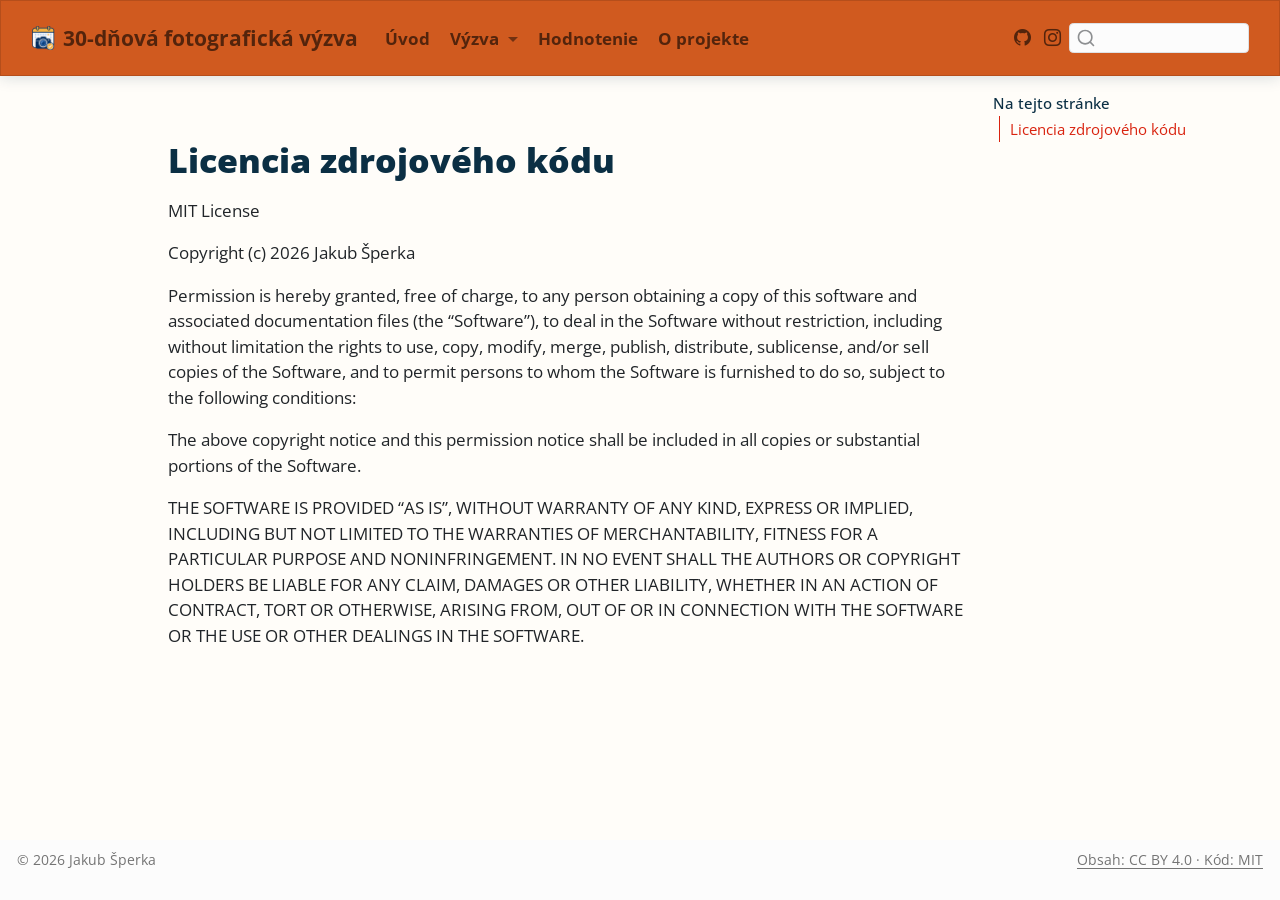
<file: LICENSE.html>
<!DOCTYPE html>
<html xmlns="http://www.w3.org/1999/xhtml" lang="sk" xml:lang="sk"><head>

<meta charset="utf-8">
<meta name="generator" content="quarto-1.7.32">

<meta name="viewport" content="width=device-width, initial-scale=1.0, user-scalable=yes">


<title>license – **30-dňová fotografická výzva**</title>
<style>
code{white-space: pre-wrap;}
span.smallcaps{font-variant: small-caps;}
div.columns{display: flex; gap: min(4vw, 1.5em);}
div.column{flex: auto; overflow-x: auto;}
div.hanging-indent{margin-left: 1.5em; text-indent: -1.5em;}
ul.task-list{list-style: none;}
ul.task-list li input[type="checkbox"] {
  width: 0.8em;
  margin: 0 0.8em 0.2em -1em; /* quarto-specific, see https://github.com/quarto-dev/quarto-cli/issues/4556 */ 
  vertical-align: middle;
}
</style>


<script src="site_libs/quarto-nav/quarto-nav.js"></script>
<script src="site_libs/quarto-nav/headroom.min.js"></script>
<script src="site_libs/clipboard/clipboard.min.js"></script>
<script src="site_libs/quarto-search/autocomplete.umd.js"></script>
<script src="site_libs/quarto-search/fuse.min.js"></script>
<script src="site_libs/quarto-search/quarto-search.js"></script>
<meta name="quarto:offset" content="./">
<link href="./images/favicon.png" rel="icon" type="image/png">
<script src="site_libs/quarto-html/quarto.js" type="module"></script>
<script src="site_libs/quarto-html/tabsets/tabsets.js" type="module"></script>
<script src="site_libs/quarto-html/popper.min.js"></script>
<script src="site_libs/quarto-html/tippy.umd.min.js"></script>
<script src="site_libs/quarto-html/anchor.min.js"></script>
<link href="site_libs/quarto-html/tippy.css" rel="stylesheet">
<link href="site_libs/quarto-html/quarto-syntax-highlighting-d9589ad4e98504035195c70aa99e1e7d.css" rel="stylesheet" id="quarto-text-highlighting-styles">
<script src="site_libs/bootstrap/bootstrap.min.js"></script>
<link href="site_libs/bootstrap/bootstrap-icons.css" rel="stylesheet">
<link href="site_libs/bootstrap/bootstrap-efb8512b6cea32f8d0bc0d24f6ad0fca.min.css" rel="stylesheet" append-hash="true" id="quarto-bootstrap" data-mode="light">
<script id="quarto-search-options" type="application/json">{
  "location": "navbar",
  "copy-button": false,
  "collapse-after": 3,
  "panel-placement": "end",
  "type": "textbox",
  "limit": 50,
  "keyboard-shortcut": [
    "f",
    "/",
    "s"
  ],
  "language": {
    "search-no-results-text": "Žiadne výsledky",
    "search-matching-documents-text": "zhodné dokumenty",
    "search-copy-link-title": "Skopírovať odkaz pre vyhľadávanie",
    "search-hide-matches-text": "Skryť ďalšie výsledky",
    "search-more-match-text": "ďalší výsledok v tomto dokumente",
    "search-more-matches-text": "ďalších výsledkov v tomto dokumente",
    "search-clear-button-title": "Vymazať",
    "search-text-placeholder": "",
    "search-detached-cancel-button-title": "Zrušiť",
    "search-submit-button-title": "Odoslať",
    "search-label": "Hľadať"
  }
}</script>
<style>html{ scroll-behavior: smooth; }</style>


<link rel="stylesheet" href="styles.css">
<link rel="stylesheet" href="notes-export.css">
<meta property="og:title" content="30-dňová fotografická výzva">
<meta property="og:description" content="Cvičenia na rozvoj kreativity, kompozície a fotografického oka.">
<meta property="og:site_name" content="**30-dňová fotografická výzva**">
<meta name="twitter:title" content="30-dňová fotografická výzva">
<meta name="twitter:description" content="Cvičenia na rozvoj kreativity, kompozície a fotografického oka.">
<meta name="twitter:card" content="summary">
</head>

<body class="nav-fixed quarto-light">

<div id="quarto-search-results"></div>
  <header id="quarto-header" class="headroom fixed-top">
    <nav class="navbar navbar-expand-lg " data-bs-theme="dark">
      <div class="navbar-container container-fluid">
      <div class="navbar-brand-container mx-auto">
    <a href="./index.html" class="navbar-brand navbar-brand-logo">
    <img src="./images/favicon.png" alt="Logo fotografickej výzvy" class="navbar-logo">
    </a>
    <a class="navbar-brand" href="./index.html">
    <span class="navbar-title"><strong>30-dňová fotografická výzva</strong></span>
    </a>
  </div>
            <div id="quarto-search" class="" title="Hľadať"></div>
          <button class="navbar-toggler" type="button" data-bs-toggle="collapse" data-bs-target="#navbarCollapse" aria-controls="navbarCollapse" role="menu" aria-expanded="false" aria-label="Prepnúť navigáciu" onclick="if (window.quartoToggleHeadroom) { window.quartoToggleHeadroom(); }">
  <span class="navbar-toggler-icon"></span>
</button>
          <div class="collapse navbar-collapse" id="navbarCollapse">
            <ul class="navbar-nav navbar-nav-scroll me-auto">
  <li class="nav-item">
    <a class="nav-link" href="./index.html"> 
<span class="menu-text"><strong>Úvod</strong></span></a>
  </li>  
  <li class="nav-item dropdown ">
    <a class="nav-link dropdown-toggle" href="#" id="nav-menu-výzva" role="link" data-bs-toggle="dropdown" aria-expanded="false">
 <span class="menu-text"><strong>Výzva</strong></span>
    </a>
    <ul class="dropdown-menu" aria-labelledby="nav-menu-výzva">    
        <li>
    <a class="dropdown-item" href="./tyzden-1.html">
 <span class="dropdown-text">1. týždeň – Kompozícia</span></a>
  </li>  
        <li>
    <a class="dropdown-item" href="./tyzden-2.html">
 <span class="dropdown-text">2. týždeň – Svetlo a farba</span></a>
  </li>  
        <li>
    <a class="dropdown-item" href="./tyzden-3.html">
 <span class="dropdown-text">3. týždeň – Perspektíva a technika</span></a>
  </li>  
        <li>
    <a class="dropdown-item" href="./tyzden-4.html">
 <span class="dropdown-text">4. týždeň – Kreativita a príbeh</span></a>
  </li>  
        <li>
    <a class="dropdown-item" href="./zaver.html">
 <span class="dropdown-text">Záverečné dni</span></a>
  </li>  
    </ul>
  </li>
  <li class="nav-item">
    <a class="nav-link" href="./hodnotenie.html"> 
<span class="menu-text"><strong>Hodnotenie</strong></span></a>
  </li>  
  <li class="nav-item">
    <a class="nav-link" href="./o-projekte.html"> 
<span class="menu-text"><strong>O projekte</strong></span></a>
  </li>  
</ul>
          </div> <!-- /navcollapse -->
            <div class="quarto-navbar-tools">
    <a href="https://github.com/JakubSperka/fotograficka_vyzva" title="" class="quarto-navigation-tool px-1" aria-label=""><i class="bi bi-github"></i></a>
    <a href="https://www.instagram.com/jakub.sperka/" title="" class="quarto-navigation-tool px-1" aria-label=""><i class="bi bi-instagram"></i></a>
</div>
      </div> <!-- /container-fluid -->
    </nav>
</header>
<!-- content -->
<div id="quarto-content" class="quarto-container page-columns page-rows-contents page-layout-article page-navbar">
<!-- sidebar -->
<!-- margin-sidebar -->
    <div id="quarto-margin-sidebar" class="sidebar margin-sidebar">
        <nav id="TOC" role="doc-toc" class="toc-active">
    <h2 id="toc-title">Na tejto stránke</h2>
   
  <ul class="collapse">
  <li><a href="#licencia-zdrojového-kódu" id="toc-licencia-zdrojového-kódu" class="nav-link active" data-scroll-target="#licencia-zdrojového-kódu">Licencia zdrojového kódu</a></li>
  </ul>
</nav>
    </div>
<!-- main -->
<main class="content" id="quarto-document-content"><header id="title-block-header" class="quarto-title-block"></header>




<section id="licencia-zdrojového-kódu" class="level1">
<h1>Licencia zdrojového kódu</h1>
<p>MIT License</p>
<p>Copyright (c) 2026 Jakub Šperka</p>
<p>Permission is hereby granted, free of charge, to any person obtaining a copy of this software and associated documentation files (the “Software”), to deal in the Software without restriction, including without limitation the rights to use, copy, modify, merge, publish, distribute, sublicense, and/or sell copies of the Software, and to permit persons to whom the Software is furnished to do so, subject to the following conditions:</p>
<p>The above copyright notice and this permission notice shall be included in all copies or substantial portions of the Software.</p>
<p>THE SOFTWARE IS PROVIDED “AS IS”, WITHOUT WARRANTY OF ANY KIND, EXPRESS OR IMPLIED, INCLUDING BUT NOT LIMITED TO THE WARRANTIES OF MERCHANTABILITY, FITNESS FOR A PARTICULAR PURPOSE AND NONINFRINGEMENT. IN NO EVENT SHALL THE AUTHORS OR COPYRIGHT HOLDERS BE LIABLE FOR ANY CLAIM, DAMAGES OR OTHER LIABILITY, WHETHER IN AN ACTION OF CONTRACT, TORT OR OTHERWISE, ARISING FROM, OUT OF OR IN CONNECTION WITH THE SOFTWARE OR THE USE OR OTHER DEALINGS IN THE SOFTWARE.</p>


</section>

<a onclick="window.scrollTo(0, 0); return false;" role="button" id="quarto-back-to-top"><i class="bi bi-arrow-up"></i> Späť na začiatok</a></main> <!-- /main -->
<script src="assets/challenge.js" defer=""></script>
<script src="assets/notes-export.js" defer=""></script>
<script id="quarto-html-after-body" type="application/javascript">
  window.document.addEventListener("DOMContentLoaded", function (event) {
    const icon = "";
    const anchorJS = new window.AnchorJS();
    anchorJS.options = {
      placement: 'right',
      icon: icon
    };
    anchorJS.add('.anchored');
    const isCodeAnnotation = (el) => {
      for (const clz of el.classList) {
        if (clz.startsWith('code-annotation-')) {                     
          return true;
        }
      }
      return false;
    }
    const onCopySuccess = function(e) {
      // button target
      const button = e.trigger;
      // don't keep focus
      button.blur();
      // flash "checked"
      button.classList.add('code-copy-button-checked');
      var currentTitle = button.getAttribute("title");
      button.setAttribute("title", "Skopírované!");
      let tooltip;
      if (window.bootstrap) {
        button.setAttribute("data-bs-toggle", "tooltip");
        button.setAttribute("data-bs-placement", "left");
        button.setAttribute("data-bs-title", "Skopírované!");
        tooltip = new bootstrap.Tooltip(button, 
          { trigger: "manual", 
            customClass: "code-copy-button-tooltip",
            offset: [0, -8]});
        tooltip.show();    
      }
      setTimeout(function() {
        if (tooltip) {
          tooltip.hide();
          button.removeAttribute("data-bs-title");
          button.removeAttribute("data-bs-toggle");
          button.removeAttribute("data-bs-placement");
        }
        button.setAttribute("title", currentTitle);
        button.classList.remove('code-copy-button-checked');
      }, 1000);
      // clear code selection
      e.clearSelection();
    }
    const getTextToCopy = function(trigger) {
        const codeEl = trigger.previousElementSibling.cloneNode(true);
        for (const childEl of codeEl.children) {
          if (isCodeAnnotation(childEl)) {
            childEl.remove();
          }
        }
        return codeEl.innerText;
    }
    const clipboard = new window.ClipboardJS('.code-copy-button:not([data-in-quarto-modal])', {
      text: getTextToCopy
    });
    clipboard.on('success', onCopySuccess);
    if (window.document.getElementById('quarto-embedded-source-code-modal')) {
      const clipboardModal = new window.ClipboardJS('.code-copy-button[data-in-quarto-modal]', {
        text: getTextToCopy,
        container: window.document.getElementById('quarto-embedded-source-code-modal')
      });
      clipboardModal.on('success', onCopySuccess);
    }
      var localhostRegex = new RegExp(/^(?:http|https):\/\/localhost\:?[0-9]*\//);
      var mailtoRegex = new RegExp(/^mailto:/);
        var filterRegex = new RegExp('/' + window.location.host + '/');
      var isInternal = (href) => {
          return filterRegex.test(href) || localhostRegex.test(href) || mailtoRegex.test(href);
      }
      // Inspect non-navigation links and adorn them if external
     var links = window.document.querySelectorAll('a[href]:not(.nav-link):not(.navbar-brand):not(.toc-action):not(.sidebar-link):not(.sidebar-item-toggle):not(.pagination-link):not(.no-external):not([aria-hidden]):not(.dropdown-item):not(.quarto-navigation-tool):not(.about-link)');
      for (var i=0; i<links.length; i++) {
        const link = links[i];
        if (!isInternal(link.href)) {
          // undo the damage that might have been done by quarto-nav.js in the case of
          // links that we want to consider external
          if (link.dataset.originalHref !== undefined) {
            link.href = link.dataset.originalHref;
          }
            // target, if specified
            link.setAttribute("target", "_blank");
            if (link.getAttribute("rel") === null) {
              link.setAttribute("rel", "noopener");
            }
        }
      }
    function tippyHover(el, contentFn, onTriggerFn, onUntriggerFn) {
      const config = {
        allowHTML: true,
        maxWidth: 500,
        delay: 100,
        arrow: false,
        appendTo: function(el) {
            return el.parentElement;
        },
        interactive: true,
        interactiveBorder: 10,
        theme: 'quarto',
        placement: 'bottom-start',
      };
      if (contentFn) {
        config.content = contentFn;
      }
      if (onTriggerFn) {
        config.onTrigger = onTriggerFn;
      }
      if (onUntriggerFn) {
        config.onUntrigger = onUntriggerFn;
      }
      window.tippy(el, config); 
    }
    const noterefs = window.document.querySelectorAll('a[role="doc-noteref"]');
    for (var i=0; i<noterefs.length; i++) {
      const ref = noterefs[i];
      tippyHover(ref, function() {
        // use id or data attribute instead here
        let href = ref.getAttribute('data-footnote-href') || ref.getAttribute('href');
        try { href = new URL(href).hash; } catch {}
        const id = href.replace(/^#\/?/, "");
        const note = window.document.getElementById(id);
        if (note) {
          return note.innerHTML;
        } else {
          return "";
        }
      });
    }
    const xrefs = window.document.querySelectorAll('a.quarto-xref');
    const processXRef = (id, note) => {
      // Strip column container classes
      const stripColumnClz = (el) => {
        el.classList.remove("page-full", "page-columns");
        if (el.children) {
          for (const child of el.children) {
            stripColumnClz(child);
          }
        }
      }
      stripColumnClz(note)
      if (id === null || id.startsWith('sec-')) {
        // Special case sections, only their first couple elements
        const container = document.createElement("div");
        if (note.children && note.children.length > 2) {
          container.appendChild(note.children[0].cloneNode(true));
          for (let i = 1; i < note.children.length; i++) {
            const child = note.children[i];
            if (child.tagName === "P" && child.innerText === "") {
              continue;
            } else {
              container.appendChild(child.cloneNode(true));
              break;
            }
          }
          if (window.Quarto?.typesetMath) {
            window.Quarto.typesetMath(container);
          }
          return container.innerHTML
        } else {
          if (window.Quarto?.typesetMath) {
            window.Quarto.typesetMath(note);
          }
          return note.innerHTML;
        }
      } else {
        // Remove any anchor links if they are present
        const anchorLink = note.querySelector('a.anchorjs-link');
        if (anchorLink) {
          anchorLink.remove();
        }
        if (window.Quarto?.typesetMath) {
          window.Quarto.typesetMath(note);
        }
        if (note.classList.contains("callout")) {
          return note.outerHTML;
        } else {
          return note.innerHTML;
        }
      }
    }
    for (var i=0; i<xrefs.length; i++) {
      const xref = xrefs[i];
      tippyHover(xref, undefined, function(instance) {
        instance.disable();
        let url = xref.getAttribute('href');
        let hash = undefined; 
        if (url.startsWith('#')) {
          hash = url;
        } else {
          try { hash = new URL(url).hash; } catch {}
        }
        if (hash) {
          const id = hash.replace(/^#\/?/, "");
          const note = window.document.getElementById(id);
          if (note !== null) {
            try {
              const html = processXRef(id, note.cloneNode(true));
              instance.setContent(html);
            } finally {
              instance.enable();
              instance.show();
            }
          } else {
            // See if we can fetch this
            fetch(url.split('#')[0])
            .then(res => res.text())
            .then(html => {
              const parser = new DOMParser();
              const htmlDoc = parser.parseFromString(html, "text/html");
              const note = htmlDoc.getElementById(id);
              if (note !== null) {
                const html = processXRef(id, note);
                instance.setContent(html);
              } 
            }).finally(() => {
              instance.enable();
              instance.show();
            });
          }
        } else {
          // See if we can fetch a full url (with no hash to target)
          // This is a special case and we should probably do some content thinning / targeting
          fetch(url)
          .then(res => res.text())
          .then(html => {
            const parser = new DOMParser();
            const htmlDoc = parser.parseFromString(html, "text/html");
            const note = htmlDoc.querySelector('main.content');
            if (note !== null) {
              // This should only happen for chapter cross references
              // (since there is no id in the URL)
              // remove the first header
              if (note.children.length > 0 && note.children[0].tagName === "HEADER") {
                note.children[0].remove();
              }
              const html = processXRef(null, note);
              instance.setContent(html);
            } 
          }).finally(() => {
            instance.enable();
            instance.show();
          });
        }
      }, function(instance) {
      });
    }
        let selectedAnnoteEl;
        const selectorForAnnotation = ( cell, annotation) => {
          let cellAttr = 'data-code-cell="' + cell + '"';
          let lineAttr = 'data-code-annotation="' +  annotation + '"';
          const selector = 'span[' + cellAttr + '][' + lineAttr + ']';
          return selector;
        }
        const selectCodeLines = (annoteEl) => {
          const doc = window.document;
          const targetCell = annoteEl.getAttribute("data-target-cell");
          const targetAnnotation = annoteEl.getAttribute("data-target-annotation");
          const annoteSpan = window.document.querySelector(selectorForAnnotation(targetCell, targetAnnotation));
          const lines = annoteSpan.getAttribute("data-code-lines").split(",");
          const lineIds = lines.map((line) => {
            return targetCell + "-" + line;
          })
          let top = null;
          let height = null;
          let parent = null;
          if (lineIds.length > 0) {
              //compute the position of the single el (top and bottom and make a div)
              const el = window.document.getElementById(lineIds[0]);
              top = el.offsetTop;
              height = el.offsetHeight;
              parent = el.parentElement.parentElement;
            if (lineIds.length > 1) {
              const lastEl = window.document.getElementById(lineIds[lineIds.length - 1]);
              const bottom = lastEl.offsetTop + lastEl.offsetHeight;
              height = bottom - top;
            }
            if (top !== null && height !== null && parent !== null) {
              // cook up a div (if necessary) and position it 
              let div = window.document.getElementById("code-annotation-line-highlight");
              if (div === null) {
                div = window.document.createElement("div");
                div.setAttribute("id", "code-annotation-line-highlight");
                div.style.position = 'absolute';
                parent.appendChild(div);
              }
              div.style.top = top - 2 + "px";
              div.style.height = height + 4 + "px";
              div.style.left = 0;
              let gutterDiv = window.document.getElementById("code-annotation-line-highlight-gutter");
              if (gutterDiv === null) {
                gutterDiv = window.document.createElement("div");
                gutterDiv.setAttribute("id", "code-annotation-line-highlight-gutter");
                gutterDiv.style.position = 'absolute';
                const codeCell = window.document.getElementById(targetCell);
                const gutter = codeCell.querySelector('.code-annotation-gutter');
                gutter.appendChild(gutterDiv);
              }
              gutterDiv.style.top = top - 2 + "px";
              gutterDiv.style.height = height + 4 + "px";
            }
            selectedAnnoteEl = annoteEl;
          }
        };
        const unselectCodeLines = () => {
          const elementsIds = ["code-annotation-line-highlight", "code-annotation-line-highlight-gutter"];
          elementsIds.forEach((elId) => {
            const div = window.document.getElementById(elId);
            if (div) {
              div.remove();
            }
          });
          selectedAnnoteEl = undefined;
        };
          // Handle positioning of the toggle
      window.addEventListener(
        "resize",
        throttle(() => {
          elRect = undefined;
          if (selectedAnnoteEl) {
            selectCodeLines(selectedAnnoteEl);
          }
        }, 10)
      );
      function throttle(fn, ms) {
      let throttle = false;
      let timer;
        return (...args) => {
          if(!throttle) { // first call gets through
              fn.apply(this, args);
              throttle = true;
          } else { // all the others get throttled
              if(timer) clearTimeout(timer); // cancel #2
              timer = setTimeout(() => {
                fn.apply(this, args);
                timer = throttle = false;
              }, ms);
          }
        };
      }
        // Attach click handler to the DT
        const annoteDls = window.document.querySelectorAll('dt[data-target-cell]');
        for (const annoteDlNode of annoteDls) {
          annoteDlNode.addEventListener('click', (event) => {
            const clickedEl = event.target;
            if (clickedEl !== selectedAnnoteEl) {
              unselectCodeLines();
              const activeEl = window.document.querySelector('dt[data-target-cell].code-annotation-active');
              if (activeEl) {
                activeEl.classList.remove('code-annotation-active');
              }
              selectCodeLines(clickedEl);
              clickedEl.classList.add('code-annotation-active');
            } else {
              // Unselect the line
              unselectCodeLines();
              clickedEl.classList.remove('code-annotation-active');
            }
          });
        }
    const findCites = (el) => {
      const parentEl = el.parentElement;
      if (parentEl) {
        const cites = parentEl.dataset.cites;
        if (cites) {
          return {
            el,
            cites: cites.split(' ')
          };
        } else {
          return findCites(el.parentElement)
        }
      } else {
        return undefined;
      }
    };
    var bibliorefs = window.document.querySelectorAll('a[role="doc-biblioref"]');
    for (var i=0; i<bibliorefs.length; i++) {
      const ref = bibliorefs[i];
      const citeInfo = findCites(ref);
      if (citeInfo) {
        tippyHover(citeInfo.el, function() {
          var popup = window.document.createElement('div');
          citeInfo.cites.forEach(function(cite) {
            var citeDiv = window.document.createElement('div');
            citeDiv.classList.add('hanging-indent');
            citeDiv.classList.add('csl-entry');
            var biblioDiv = window.document.getElementById('ref-' + cite);
            if (biblioDiv) {
              citeDiv.innerHTML = biblioDiv.innerHTML;
            }
            popup.appendChild(citeDiv);
          });
          return popup.innerHTML;
        });
      }
    }
  });
  </script>
</div> <!-- /content -->
<footer class="footer">
  <div class="nav-footer">
    <div class="nav-footer-left">
<p>© 2026 Jakub Šperka</p>
</div>   
    <div class="nav-footer-center">
      &nbsp;
    </div>
    <div class="nav-footer-right">
<p><a href="./o-projekte.html#licencia">Obsah: CC BY 4.0 · Kód: MIT</a></p>
</div>
  </div>
</footer>




<script src="site_libs/quarto-html/zenscroll-min.js"></script>
</body></html>
</file>
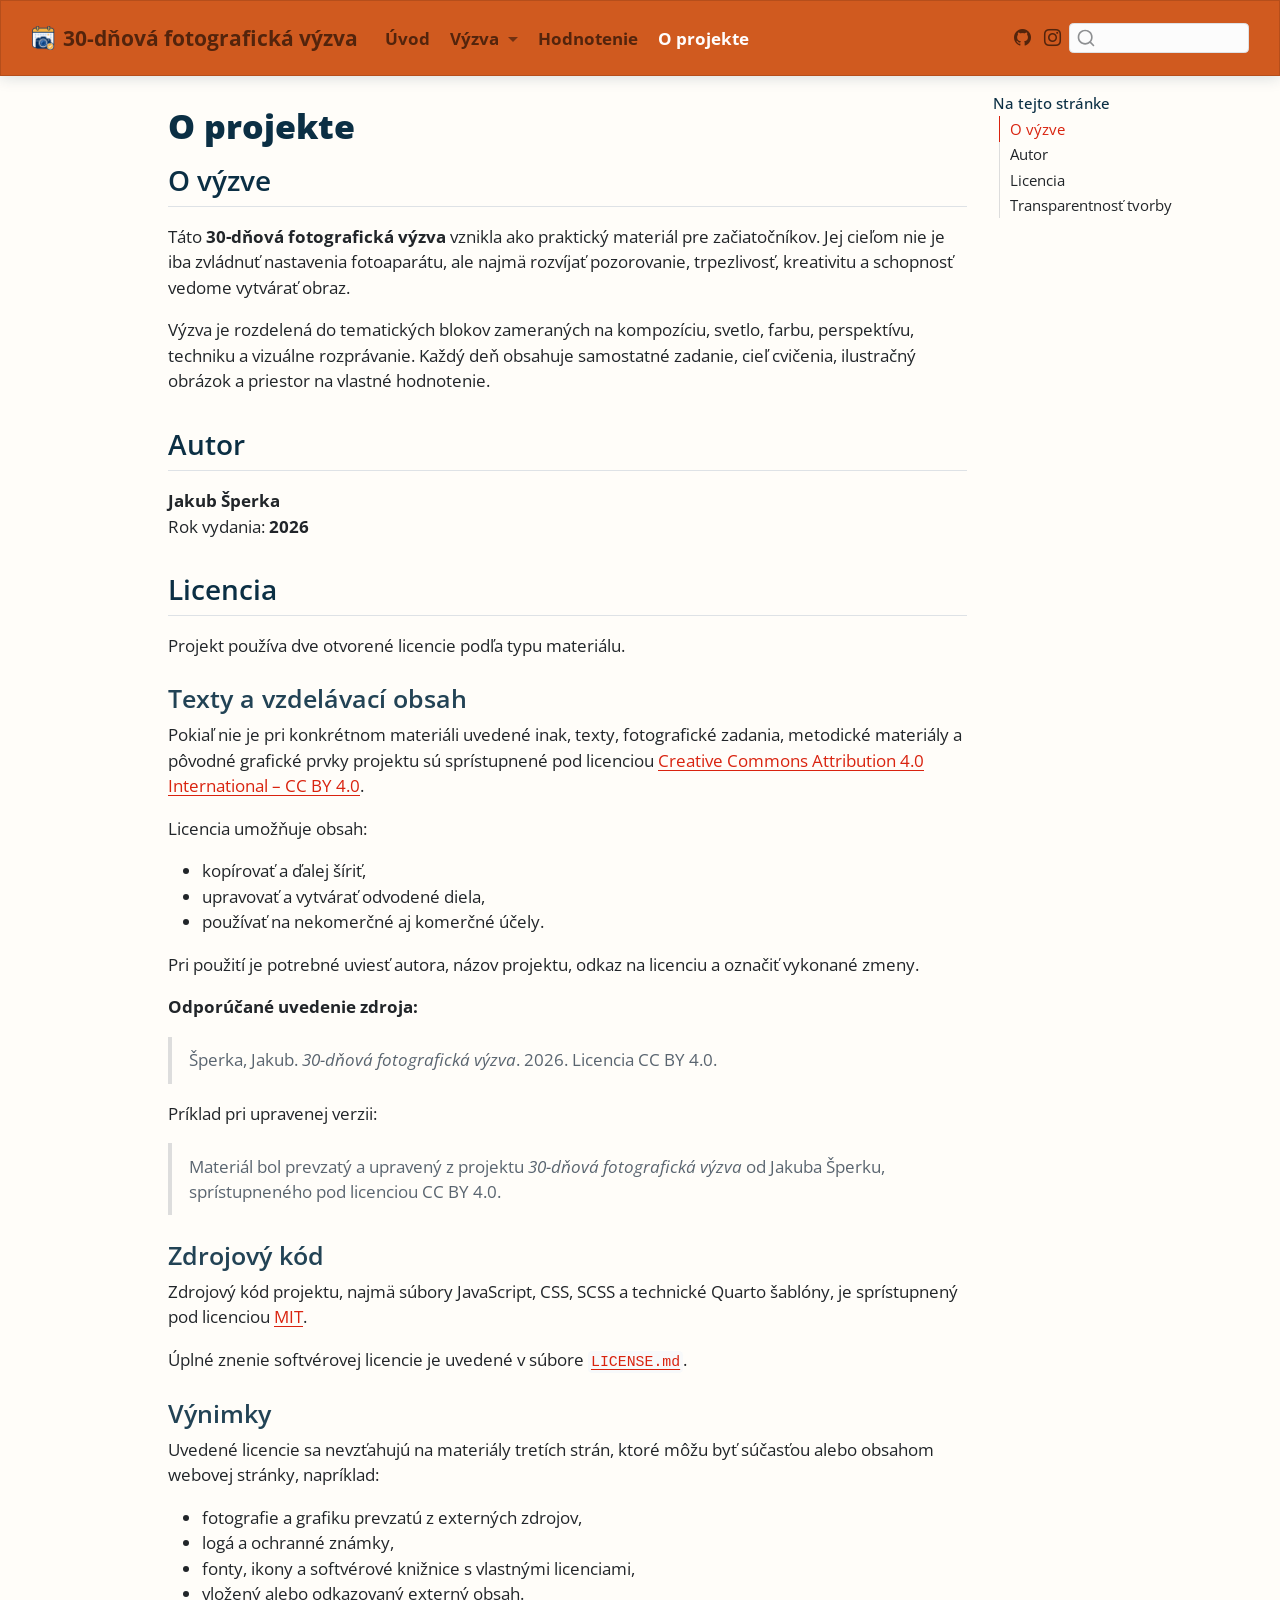
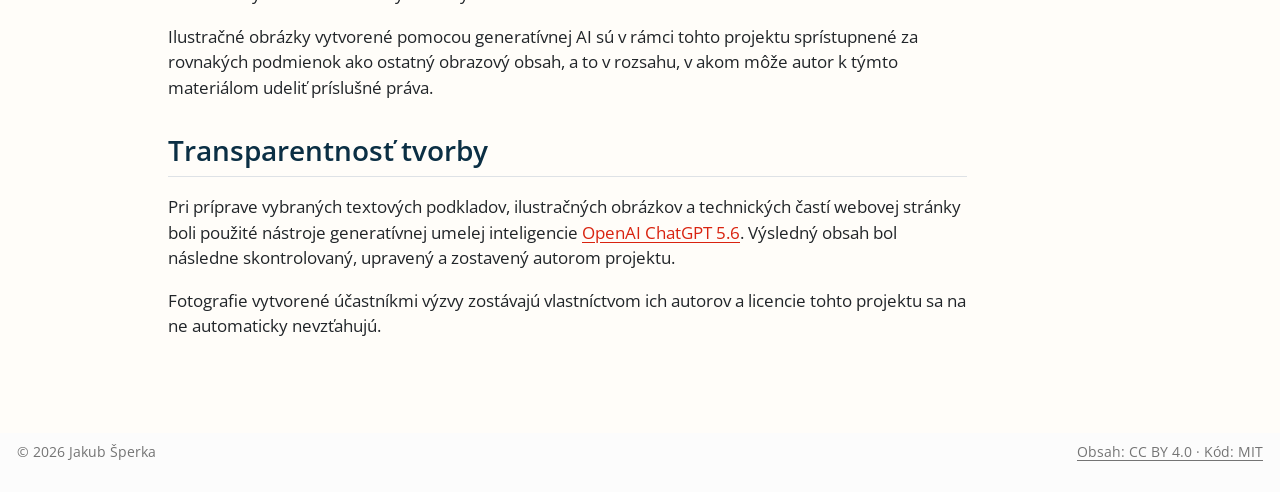
<file: o-projekte.html>
<!DOCTYPE html>
<html xmlns="http://www.w3.org/1999/xhtml" lang="sk" xml:lang="sk"><head>

<meta charset="utf-8">
<meta name="generator" content="quarto-1.7.32">

<meta name="viewport" content="width=device-width, initial-scale=1.0, user-scalable=yes">


<title>O projekte – 30-dňová fotografická výzva</title>
<style>
code{white-space: pre-wrap;}
span.smallcaps{font-variant: small-caps;}
div.columns{display: flex; gap: min(4vw, 1.5em);}
div.column{flex: auto; overflow-x: auto;}
div.hanging-indent{margin-left: 1.5em; text-indent: -1.5em;}
ul.task-list{list-style: none;}
ul.task-list li input[type="checkbox"] {
  width: 0.8em;
  margin: 0 0.8em 0.2em -1em; /* quarto-specific, see https://github.com/quarto-dev/quarto-cli/issues/4556 */ 
  vertical-align: middle;
}
</style>


<script src="site_libs/quarto-nav/quarto-nav.js"></script>
<script src="site_libs/quarto-nav/headroom.min.js"></script>
<script src="site_libs/clipboard/clipboard.min.js"></script>
<script src="site_libs/quarto-search/autocomplete.umd.js"></script>
<script src="site_libs/quarto-search/fuse.min.js"></script>
<script src="site_libs/quarto-search/quarto-search.js"></script>
<meta name="quarto:offset" content="./">
<link href="./images/favicon.png" rel="icon" type="image/png">
<script src="site_libs/quarto-html/quarto.js" type="module"></script>
<script src="site_libs/quarto-html/tabsets/tabsets.js" type="module"></script>
<script src="site_libs/quarto-html/popper.min.js"></script>
<script src="site_libs/quarto-html/tippy.umd.min.js"></script>
<script src="site_libs/quarto-html/anchor.min.js"></script>
<link href="site_libs/quarto-html/tippy.css" rel="stylesheet">
<link href="site_libs/quarto-html/quarto-syntax-highlighting-d9589ad4e98504035195c70aa99e1e7d.css" rel="stylesheet" id="quarto-text-highlighting-styles">
<script src="site_libs/bootstrap/bootstrap.min.js"></script>
<link href="site_libs/bootstrap/bootstrap-icons.css" rel="stylesheet">
<link href="site_libs/bootstrap/bootstrap-efb8512b6cea32f8d0bc0d24f6ad0fca.min.css" rel="stylesheet" append-hash="true" id="quarto-bootstrap" data-mode="light">
<script id="quarto-search-options" type="application/json">{
  "location": "navbar",
  "copy-button": false,
  "collapse-after": 3,
  "panel-placement": "end",
  "type": "textbox",
  "limit": 50,
  "keyboard-shortcut": [
    "f",
    "/",
    "s"
  ],
  "language": {
    "search-no-results-text": "Žiadne výsledky",
    "search-matching-documents-text": "zhodné dokumenty",
    "search-copy-link-title": "Skopírovať odkaz pre vyhľadávanie",
    "search-hide-matches-text": "Skryť ďalšie výsledky",
    "search-more-match-text": "ďalší výsledok v tomto dokumente",
    "search-more-matches-text": "ďalších výsledkov v tomto dokumente",
    "search-clear-button-title": "Vymazať",
    "search-text-placeholder": "",
    "search-detached-cancel-button-title": "Zrušiť",
    "search-submit-button-title": "Odoslať",
    "search-label": "Hľadať"
  }
}</script>
<style>html{ scroll-behavior: smooth; }</style>


<link rel="stylesheet" href="styles.css">
<link rel="stylesheet" href="notes-export.css">
<meta property="og:title" content="O projekte – 30-dňová fotografická výzva">
<meta property="og:description" content="Cvičenia na rozvoj kreativity, kompozície a fotografického oka.">
<meta property="og:site_name" content="**30-dňová fotografická výzva**">
<meta name="twitter:title" content="O projekte – 30-dňová fotografická výzva">
<meta name="twitter:description" content="Cvičenia na rozvoj kreativity, kompozície a fotografického oka.">
<meta name="twitter:card" content="summary">
</head>

<body class="nav-fixed quarto-light">

<div id="quarto-search-results"></div>
  <header id="quarto-header" class="headroom fixed-top">
    <nav class="navbar navbar-expand-lg " data-bs-theme="dark">
      <div class="navbar-container container-fluid">
      <div class="navbar-brand-container mx-auto">
    <a href="./index.html" class="navbar-brand navbar-brand-logo">
    <img src="./images/favicon.png" alt="Logo fotografickej výzvy" class="navbar-logo">
    </a>
    <a class="navbar-brand" href="./index.html">
    <span class="navbar-title"><strong>30-dňová fotografická výzva</strong></span>
    </a>
  </div>
            <div id="quarto-search" class="" title="Hľadať"></div>
          <button class="navbar-toggler" type="button" data-bs-toggle="collapse" data-bs-target="#navbarCollapse" aria-controls="navbarCollapse" role="menu" aria-expanded="false" aria-label="Prepnúť navigáciu" onclick="if (window.quartoToggleHeadroom) { window.quartoToggleHeadroom(); }">
  <span class="navbar-toggler-icon"></span>
</button>
          <div class="collapse navbar-collapse" id="navbarCollapse">
            <ul class="navbar-nav navbar-nav-scroll me-auto">
  <li class="nav-item">
    <a class="nav-link" href="./index.html"> 
<span class="menu-text"><strong>Úvod</strong></span></a>
  </li>  
  <li class="nav-item dropdown ">
    <a class="nav-link dropdown-toggle" href="#" id="nav-menu-výzva" role="link" data-bs-toggle="dropdown" aria-expanded="false">
 <span class="menu-text"><strong>Výzva</strong></span>
    </a>
    <ul class="dropdown-menu" aria-labelledby="nav-menu-výzva">    
        <li>
    <a class="dropdown-item" href="./tyzden-1.html">
 <span class="dropdown-text">1. týždeň – Kompozícia</span></a>
  </li>  
        <li>
    <a class="dropdown-item" href="./tyzden-2.html">
 <span class="dropdown-text">2. týždeň – Svetlo a farba</span></a>
  </li>  
        <li>
    <a class="dropdown-item" href="./tyzden-3.html">
 <span class="dropdown-text">3. týždeň – Perspektíva a technika</span></a>
  </li>  
        <li>
    <a class="dropdown-item" href="./tyzden-4.html">
 <span class="dropdown-text">4. týždeň – Kreativita a príbeh</span></a>
  </li>  
        <li>
    <a class="dropdown-item" href="./zaver.html">
 <span class="dropdown-text">Záverečné dni</span></a>
  </li>  
    </ul>
  </li>
  <li class="nav-item">
    <a class="nav-link" href="./hodnotenie.html"> 
<span class="menu-text"><strong>Hodnotenie</strong></span></a>
  </li>  
  <li class="nav-item">
    <a class="nav-link active" href="./o-projekte.html" aria-current="page"> 
<span class="menu-text"><strong>O projekte</strong></span></a>
  </li>  
</ul>
          </div> <!-- /navcollapse -->
            <div class="quarto-navbar-tools">
    <a href="https://github.com/JakubSperka/fotograficka_vyzva" title="" class="quarto-navigation-tool px-1" aria-label=""><i class="bi bi-github"></i></a>
    <a href="https://www.instagram.com/jakub.sperka/" title="" class="quarto-navigation-tool px-1" aria-label=""><i class="bi bi-instagram"></i></a>
</div>
      </div> <!-- /container-fluid -->
    </nav>
</header>
<!-- content -->
<div id="quarto-content" class="quarto-container page-columns page-rows-contents page-layout-article page-navbar">
<!-- sidebar -->
<!-- margin-sidebar -->
    <div id="quarto-margin-sidebar" class="sidebar margin-sidebar">
        <nav id="TOC" role="doc-toc" class="toc-active">
    <h2 id="toc-title">Na tejto stránke</h2>
   
  <ul class="collapse">
  <li><a href="#o-výzve" id="toc-o-výzve" class="nav-link active" data-scroll-target="#o-výzve">O výzve</a></li>
  <li><a href="#autor" id="toc-autor" class="nav-link" data-scroll-target="#autor">Autor</a></li>
  <li><a href="#licencia" id="toc-licencia" class="nav-link" data-scroll-target="#licencia">Licencia</a></li>
  <li><a href="#transparentnosť-tvorby" id="toc-transparentnosť-tvorby" class="nav-link" data-scroll-target="#transparentnosť-tvorby">Transparentnosť tvorby</a></li>
  </ul>
</nav>
    </div>
<!-- main -->
<main class="content" id="quarto-document-content">

<header id="title-block-header" class="quarto-title-block default">
<div class="quarto-title">
<h1 class="title">O projekte</h1>
</div>



<div class="quarto-title-meta">

    
  
    
  </div>
  


</header>


<section id="o-výzve" class="level2">
<h2 class="anchored" data-anchor-id="o-výzve">O výzve</h2>
<p>Táto <strong>30-dňová fotografická výzva</strong> vznikla ako praktický materiál pre začiatočníkov. Jej cieľom nie je iba zvládnuť nastavenia fotoaparátu, ale najmä rozvíjať pozorovanie, trpezlivosť, kreativitu a schopnosť vedome vytvárať obraz.</p>
<p>Výzva je rozdelená do tematických blokov zameraných na kompozíciu, svetlo, farbu, perspektívu, techniku a vizuálne rozprávanie. Každý deň obsahuje samostatné zadanie, cieľ cvičenia, ilustračný obrázok a priestor na vlastné hodnotenie.</p>
</section>
<section id="autor" class="level2">
<h2 class="anchored" data-anchor-id="autor">Autor</h2>
<p><strong>Jakub Šperka</strong><br>
Rok vydania: <strong>2026</strong></p>
</section>
<section id="licencia" class="level2">
<h2 class="anchored" data-anchor-id="licencia">Licencia</h2>
<p>Projekt používa dve otvorené licencie podľa typu materiálu.</p>
<section id="texty-a-vzdelávací-obsah" class="level3">
<h3 class="anchored" data-anchor-id="texty-a-vzdelávací-obsah">Texty a vzdelávací obsah</h3>
<p>Pokiaľ nie je pri konkrétnom materiáli uvedené inak, texty, fotografické zadania, metodické materiály a pôvodné grafické prvky projektu sú sprístupnené pod licenciou <a href="https://creativecommons.org/licenses/by/4.0/deed.sk">Creative Commons Attribution 4.0 International – CC BY 4.0</a>.</p>
<p>Licencia umožňuje obsah:</p>
<ul>
<li>kopírovať a ďalej šíriť,</li>
<li>upravovať a vytvárať odvodené diela,</li>
<li>používať na nekomerčné aj komerčné účely.</li>
</ul>
<p>Pri použití je potrebné uviesť autora, názov projektu, odkaz na licenciu a označiť vykonané zmeny.</p>
<p><strong>Odporúčané uvedenie zdroja:</strong></p>
<blockquote class="blockquote">
<p>Šperka, Jakub. <em>30-dňová fotografická výzva</em>. 2026. Licencia CC BY 4.0.</p>
</blockquote>
<p>Príklad pri upravenej verzii:</p>
<blockquote class="blockquote">
<p>Materiál bol prevzatý a upravený z projektu <em>30-dňová fotografická výzva</em> od Jakuba Šperku, sprístupneného pod licenciou CC BY 4.0.</p>
</blockquote>
</section>
<section id="zdrojový-kód" class="level3">
<h3 class="anchored" data-anchor-id="zdrojový-kód">Zdrojový kód</h3>
<p>Zdrojový kód projektu, najmä súbory JavaScript, CSS, SCSS a technické Quarto šablóny, je sprístupnený pod licenciou <a href="https://opensource.org/license/mit">MIT</a>.</p>
<p>Úplné znenie softvérovej licencie je uvedené v súbore <a href="./LICENSE.html"><code>LICENSE.md</code></a>.</p>
</section>
<section id="výnimky" class="level3">
<h3 class="anchored" data-anchor-id="výnimky">Výnimky</h3>
<p>Uvedené licencie sa nevzťahujú na materiály tretích strán, ktoré môžu byť súčasťou alebo obsahom webovej stránky, napríklad:</p>
<ul>
<li>fotografie a grafiku prevzatú z externých zdrojov,</li>
<li>logá a ochranné známky,</li>
<li>fonty, ikony a softvérové knižnice s vlastnými licenciami,</li>
<li>vložený alebo odkazovaný externý obsah.</li>
</ul>
<p>Ilustračné obrázky vytvorené pomocou generatívnej AI sú v rámci tohto projektu sprístupnené za rovnakých podmienok ako ostatný obrazový obsah, a to v rozsahu, v akom môže autor k týmto materiálom udeliť príslušné práva.</p>
</section>
</section>
<section id="transparentnosť-tvorby" class="level2">
<h2 class="anchored" data-anchor-id="transparentnosť-tvorby">Transparentnosť tvorby</h2>
<p>Pri príprave vybraných textových podkladov, ilustračných obrázkov a technických častí webovej stránky boli použité nástroje generatívnej umelej inteligencie <a href="https://chatgpt.com/">OpenAI ChatGPT 5.6</a>. Výsledný obsah bol následne skontrolovaný, upravený a zostavený autorom projektu.</p>
<p>Fotografie vytvorené účastníkmi výzvy zostávajú vlastníctvom ich autorov a licencie tohto projektu sa na ne automaticky nevzťahujú.</p>


</section>

<a onclick="window.scrollTo(0, 0); return false;" role="button" id="quarto-back-to-top"><i class="bi bi-arrow-up"></i> Späť na začiatok</a></main> <!-- /main -->
<script src="assets/challenge.js" defer=""></script>
<script src="assets/notes-export.js" defer=""></script>
<script id="quarto-html-after-body" type="application/javascript">
  window.document.addEventListener("DOMContentLoaded", function (event) {
    const icon = "";
    const anchorJS = new window.AnchorJS();
    anchorJS.options = {
      placement: 'right',
      icon: icon
    };
    anchorJS.add('.anchored');
    const isCodeAnnotation = (el) => {
      for (const clz of el.classList) {
        if (clz.startsWith('code-annotation-')) {                     
          return true;
        }
      }
      return false;
    }
    const onCopySuccess = function(e) {
      // button target
      const button = e.trigger;
      // don't keep focus
      button.blur();
      // flash "checked"
      button.classList.add('code-copy-button-checked');
      var currentTitle = button.getAttribute("title");
      button.setAttribute("title", "Skopírované!");
      let tooltip;
      if (window.bootstrap) {
        button.setAttribute("data-bs-toggle", "tooltip");
        button.setAttribute("data-bs-placement", "left");
        button.setAttribute("data-bs-title", "Skopírované!");
        tooltip = new bootstrap.Tooltip(button, 
          { trigger: "manual", 
            customClass: "code-copy-button-tooltip",
            offset: [0, -8]});
        tooltip.show();    
      }
      setTimeout(function() {
        if (tooltip) {
          tooltip.hide();
          button.removeAttribute("data-bs-title");
          button.removeAttribute("data-bs-toggle");
          button.removeAttribute("data-bs-placement");
        }
        button.setAttribute("title", currentTitle);
        button.classList.remove('code-copy-button-checked');
      }, 1000);
      // clear code selection
      e.clearSelection();
    }
    const getTextToCopy = function(trigger) {
        const codeEl = trigger.previousElementSibling.cloneNode(true);
        for (const childEl of codeEl.children) {
          if (isCodeAnnotation(childEl)) {
            childEl.remove();
          }
        }
        return codeEl.innerText;
    }
    const clipboard = new window.ClipboardJS('.code-copy-button:not([data-in-quarto-modal])', {
      text: getTextToCopy
    });
    clipboard.on('success', onCopySuccess);
    if (window.document.getElementById('quarto-embedded-source-code-modal')) {
      const clipboardModal = new window.ClipboardJS('.code-copy-button[data-in-quarto-modal]', {
        text: getTextToCopy,
        container: window.document.getElementById('quarto-embedded-source-code-modal')
      });
      clipboardModal.on('success', onCopySuccess);
    }
      var localhostRegex = new RegExp(/^(?:http|https):\/\/localhost\:?[0-9]*\//);
      var mailtoRegex = new RegExp(/^mailto:/);
        var filterRegex = new RegExp('/' + window.location.host + '/');
      var isInternal = (href) => {
          return filterRegex.test(href) || localhostRegex.test(href) || mailtoRegex.test(href);
      }
      // Inspect non-navigation links and adorn them if external
     var links = window.document.querySelectorAll('a[href]:not(.nav-link):not(.navbar-brand):not(.toc-action):not(.sidebar-link):not(.sidebar-item-toggle):not(.pagination-link):not(.no-external):not([aria-hidden]):not(.dropdown-item):not(.quarto-navigation-tool):not(.about-link)');
      for (var i=0; i<links.length; i++) {
        const link = links[i];
        if (!isInternal(link.href)) {
          // undo the damage that might have been done by quarto-nav.js in the case of
          // links that we want to consider external
          if (link.dataset.originalHref !== undefined) {
            link.href = link.dataset.originalHref;
          }
            // target, if specified
            link.setAttribute("target", "_blank");
            if (link.getAttribute("rel") === null) {
              link.setAttribute("rel", "noopener");
            }
        }
      }
    function tippyHover(el, contentFn, onTriggerFn, onUntriggerFn) {
      const config = {
        allowHTML: true,
        maxWidth: 500,
        delay: 100,
        arrow: false,
        appendTo: function(el) {
            return el.parentElement;
        },
        interactive: true,
        interactiveBorder: 10,
        theme: 'quarto',
        placement: 'bottom-start',
      };
      if (contentFn) {
        config.content = contentFn;
      }
      if (onTriggerFn) {
        config.onTrigger = onTriggerFn;
      }
      if (onUntriggerFn) {
        config.onUntrigger = onUntriggerFn;
      }
      window.tippy(el, config); 
    }
    const noterefs = window.document.querySelectorAll('a[role="doc-noteref"]');
    for (var i=0; i<noterefs.length; i++) {
      const ref = noterefs[i];
      tippyHover(ref, function() {
        // use id or data attribute instead here
        let href = ref.getAttribute('data-footnote-href') || ref.getAttribute('href');
        try { href = new URL(href).hash; } catch {}
        const id = href.replace(/^#\/?/, "");
        const note = window.document.getElementById(id);
        if (note) {
          return note.innerHTML;
        } else {
          return "";
        }
      });
    }
    const xrefs = window.document.querySelectorAll('a.quarto-xref');
    const processXRef = (id, note) => {
      // Strip column container classes
      const stripColumnClz = (el) => {
        el.classList.remove("page-full", "page-columns");
        if (el.children) {
          for (const child of el.children) {
            stripColumnClz(child);
          }
        }
      }
      stripColumnClz(note)
      if (id === null || id.startsWith('sec-')) {
        // Special case sections, only their first couple elements
        const container = document.createElement("div");
        if (note.children && note.children.length > 2) {
          container.appendChild(note.children[0].cloneNode(true));
          for (let i = 1; i < note.children.length; i++) {
            const child = note.children[i];
            if (child.tagName === "P" && child.innerText === "") {
              continue;
            } else {
              container.appendChild(child.cloneNode(true));
              break;
            }
          }
          if (window.Quarto?.typesetMath) {
            window.Quarto.typesetMath(container);
          }
          return container.innerHTML
        } else {
          if (window.Quarto?.typesetMath) {
            window.Quarto.typesetMath(note);
          }
          return note.innerHTML;
        }
      } else {
        // Remove any anchor links if they are present
        const anchorLink = note.querySelector('a.anchorjs-link');
        if (anchorLink) {
          anchorLink.remove();
        }
        if (window.Quarto?.typesetMath) {
          window.Quarto.typesetMath(note);
        }
        if (note.classList.contains("callout")) {
          return note.outerHTML;
        } else {
          return note.innerHTML;
        }
      }
    }
    for (var i=0; i<xrefs.length; i++) {
      const xref = xrefs[i];
      tippyHover(xref, undefined, function(instance) {
        instance.disable();
        let url = xref.getAttribute('href');
        let hash = undefined; 
        if (url.startsWith('#')) {
          hash = url;
        } else {
          try { hash = new URL(url).hash; } catch {}
        }
        if (hash) {
          const id = hash.replace(/^#\/?/, "");
          const note = window.document.getElementById(id);
          if (note !== null) {
            try {
              const html = processXRef(id, note.cloneNode(true));
              instance.setContent(html);
            } finally {
              instance.enable();
              instance.show();
            }
          } else {
            // See if we can fetch this
            fetch(url.split('#')[0])
            .then(res => res.text())
            .then(html => {
              const parser = new DOMParser();
              const htmlDoc = parser.parseFromString(html, "text/html");
              const note = htmlDoc.getElementById(id);
              if (note !== null) {
                const html = processXRef(id, note);
                instance.setContent(html);
              } 
            }).finally(() => {
              instance.enable();
              instance.show();
            });
          }
        } else {
          // See if we can fetch a full url (with no hash to target)
          // This is a special case and we should probably do some content thinning / targeting
          fetch(url)
          .then(res => res.text())
          .then(html => {
            const parser = new DOMParser();
            const htmlDoc = parser.parseFromString(html, "text/html");
            const note = htmlDoc.querySelector('main.content');
            if (note !== null) {
              // This should only happen for chapter cross references
              // (since there is no id in the URL)
              // remove the first header
              if (note.children.length > 0 && note.children[0].tagName === "HEADER") {
                note.children[0].remove();
              }
              const html = processXRef(null, note);
              instance.setContent(html);
            } 
          }).finally(() => {
            instance.enable();
            instance.show();
          });
        }
      }, function(instance) {
      });
    }
        let selectedAnnoteEl;
        const selectorForAnnotation = ( cell, annotation) => {
          let cellAttr = 'data-code-cell="' + cell + '"';
          let lineAttr = 'data-code-annotation="' +  annotation + '"';
          const selector = 'span[' + cellAttr + '][' + lineAttr + ']';
          return selector;
        }
        const selectCodeLines = (annoteEl) => {
          const doc = window.document;
          const targetCell = annoteEl.getAttribute("data-target-cell");
          const targetAnnotation = annoteEl.getAttribute("data-target-annotation");
          const annoteSpan = window.document.querySelector(selectorForAnnotation(targetCell, targetAnnotation));
          const lines = annoteSpan.getAttribute("data-code-lines").split(",");
          const lineIds = lines.map((line) => {
            return targetCell + "-" + line;
          })
          let top = null;
          let height = null;
          let parent = null;
          if (lineIds.length > 0) {
              //compute the position of the single el (top and bottom and make a div)
              const el = window.document.getElementById(lineIds[0]);
              top = el.offsetTop;
              height = el.offsetHeight;
              parent = el.parentElement.parentElement;
            if (lineIds.length > 1) {
              const lastEl = window.document.getElementById(lineIds[lineIds.length - 1]);
              const bottom = lastEl.offsetTop + lastEl.offsetHeight;
              height = bottom - top;
            }
            if (top !== null && height !== null && parent !== null) {
              // cook up a div (if necessary) and position it 
              let div = window.document.getElementById("code-annotation-line-highlight");
              if (div === null) {
                div = window.document.createElement("div");
                div.setAttribute("id", "code-annotation-line-highlight");
                div.style.position = 'absolute';
                parent.appendChild(div);
              }
              div.style.top = top - 2 + "px";
              div.style.height = height + 4 + "px";
              div.style.left = 0;
              let gutterDiv = window.document.getElementById("code-annotation-line-highlight-gutter");
              if (gutterDiv === null) {
                gutterDiv = window.document.createElement("div");
                gutterDiv.setAttribute("id", "code-annotation-line-highlight-gutter");
                gutterDiv.style.position = 'absolute';
                const codeCell = window.document.getElementById(targetCell);
                const gutter = codeCell.querySelector('.code-annotation-gutter');
                gutter.appendChild(gutterDiv);
              }
              gutterDiv.style.top = top - 2 + "px";
              gutterDiv.style.height = height + 4 + "px";
            }
            selectedAnnoteEl = annoteEl;
          }
        };
        const unselectCodeLines = () => {
          const elementsIds = ["code-annotation-line-highlight", "code-annotation-line-highlight-gutter"];
          elementsIds.forEach((elId) => {
            const div = window.document.getElementById(elId);
            if (div) {
              div.remove();
            }
          });
          selectedAnnoteEl = undefined;
        };
          // Handle positioning of the toggle
      window.addEventListener(
        "resize",
        throttle(() => {
          elRect = undefined;
          if (selectedAnnoteEl) {
            selectCodeLines(selectedAnnoteEl);
          }
        }, 10)
      );
      function throttle(fn, ms) {
      let throttle = false;
      let timer;
        return (...args) => {
          if(!throttle) { // first call gets through
              fn.apply(this, args);
              throttle = true;
          } else { // all the others get throttled
              if(timer) clearTimeout(timer); // cancel #2
              timer = setTimeout(() => {
                fn.apply(this, args);
                timer = throttle = false;
              }, ms);
          }
        };
      }
        // Attach click handler to the DT
        const annoteDls = window.document.querySelectorAll('dt[data-target-cell]');
        for (const annoteDlNode of annoteDls) {
          annoteDlNode.addEventListener('click', (event) => {
            const clickedEl = event.target;
            if (clickedEl !== selectedAnnoteEl) {
              unselectCodeLines();
              const activeEl = window.document.querySelector('dt[data-target-cell].code-annotation-active');
              if (activeEl) {
                activeEl.classList.remove('code-annotation-active');
              }
              selectCodeLines(clickedEl);
              clickedEl.classList.add('code-annotation-active');
            } else {
              // Unselect the line
              unselectCodeLines();
              clickedEl.classList.remove('code-annotation-active');
            }
          });
        }
    const findCites = (el) => {
      const parentEl = el.parentElement;
      if (parentEl) {
        const cites = parentEl.dataset.cites;
        if (cites) {
          return {
            el,
            cites: cites.split(' ')
          };
        } else {
          return findCites(el.parentElement)
        }
      } else {
        return undefined;
      }
    };
    var bibliorefs = window.document.querySelectorAll('a[role="doc-biblioref"]');
    for (var i=0; i<bibliorefs.length; i++) {
      const ref = bibliorefs[i];
      const citeInfo = findCites(ref);
      if (citeInfo) {
        tippyHover(citeInfo.el, function() {
          var popup = window.document.createElement('div');
          citeInfo.cites.forEach(function(cite) {
            var citeDiv = window.document.createElement('div');
            citeDiv.classList.add('hanging-indent');
            citeDiv.classList.add('csl-entry');
            var biblioDiv = window.document.getElementById('ref-' + cite);
            if (biblioDiv) {
              citeDiv.innerHTML = biblioDiv.innerHTML;
            }
            popup.appendChild(citeDiv);
          });
          return popup.innerHTML;
        });
      }
    }
  });
  </script>
</div> <!-- /content -->
<footer class="footer">
  <div class="nav-footer">
    <div class="nav-footer-left">
<p>© 2026 Jakub Šperka</p>
</div>   
    <div class="nav-footer-center">
      &nbsp;
    </div>
    <div class="nav-footer-right">
<p><a href="./o-projekte.html#licencia">Obsah: CC BY 4.0 · Kód: MIT</a></p>
</div>
  </div>
</footer>




<script src="site_libs/quarto-html/zenscroll-min.js"></script>
</body></html>
</file>
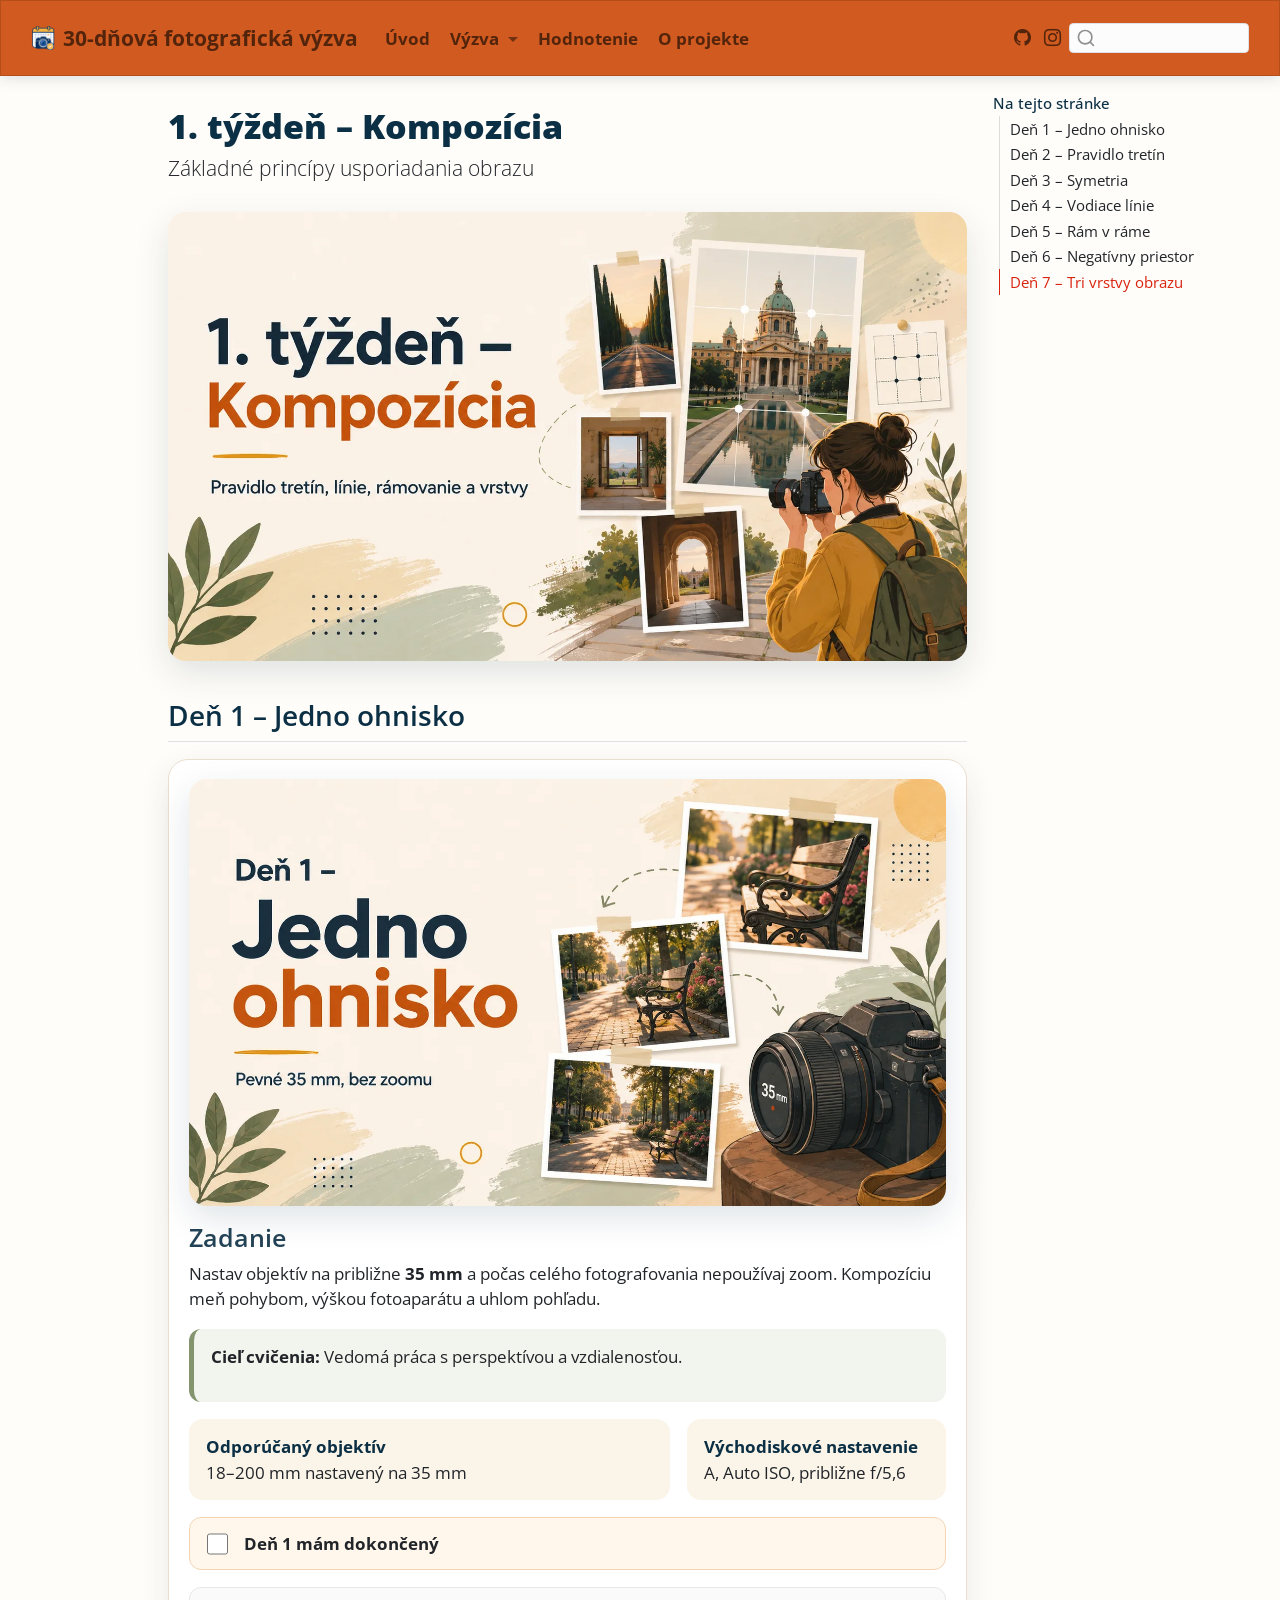
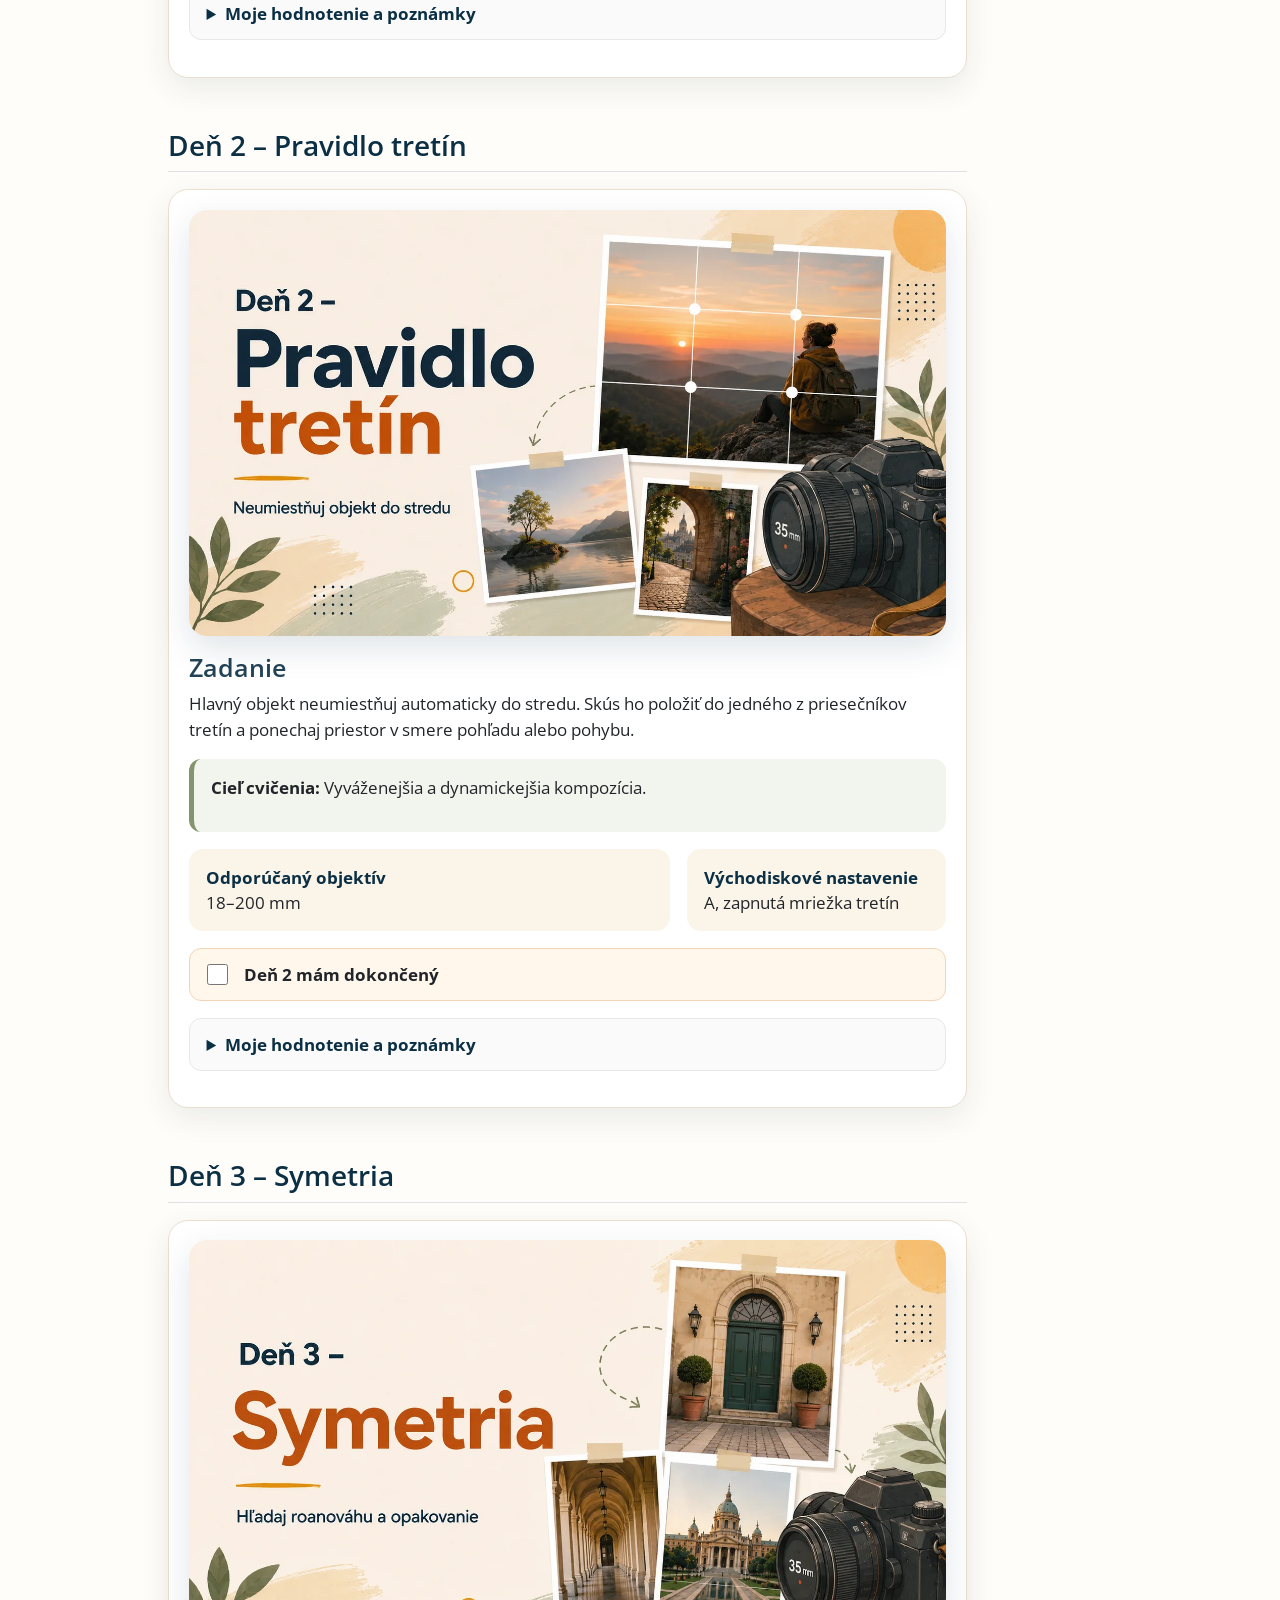
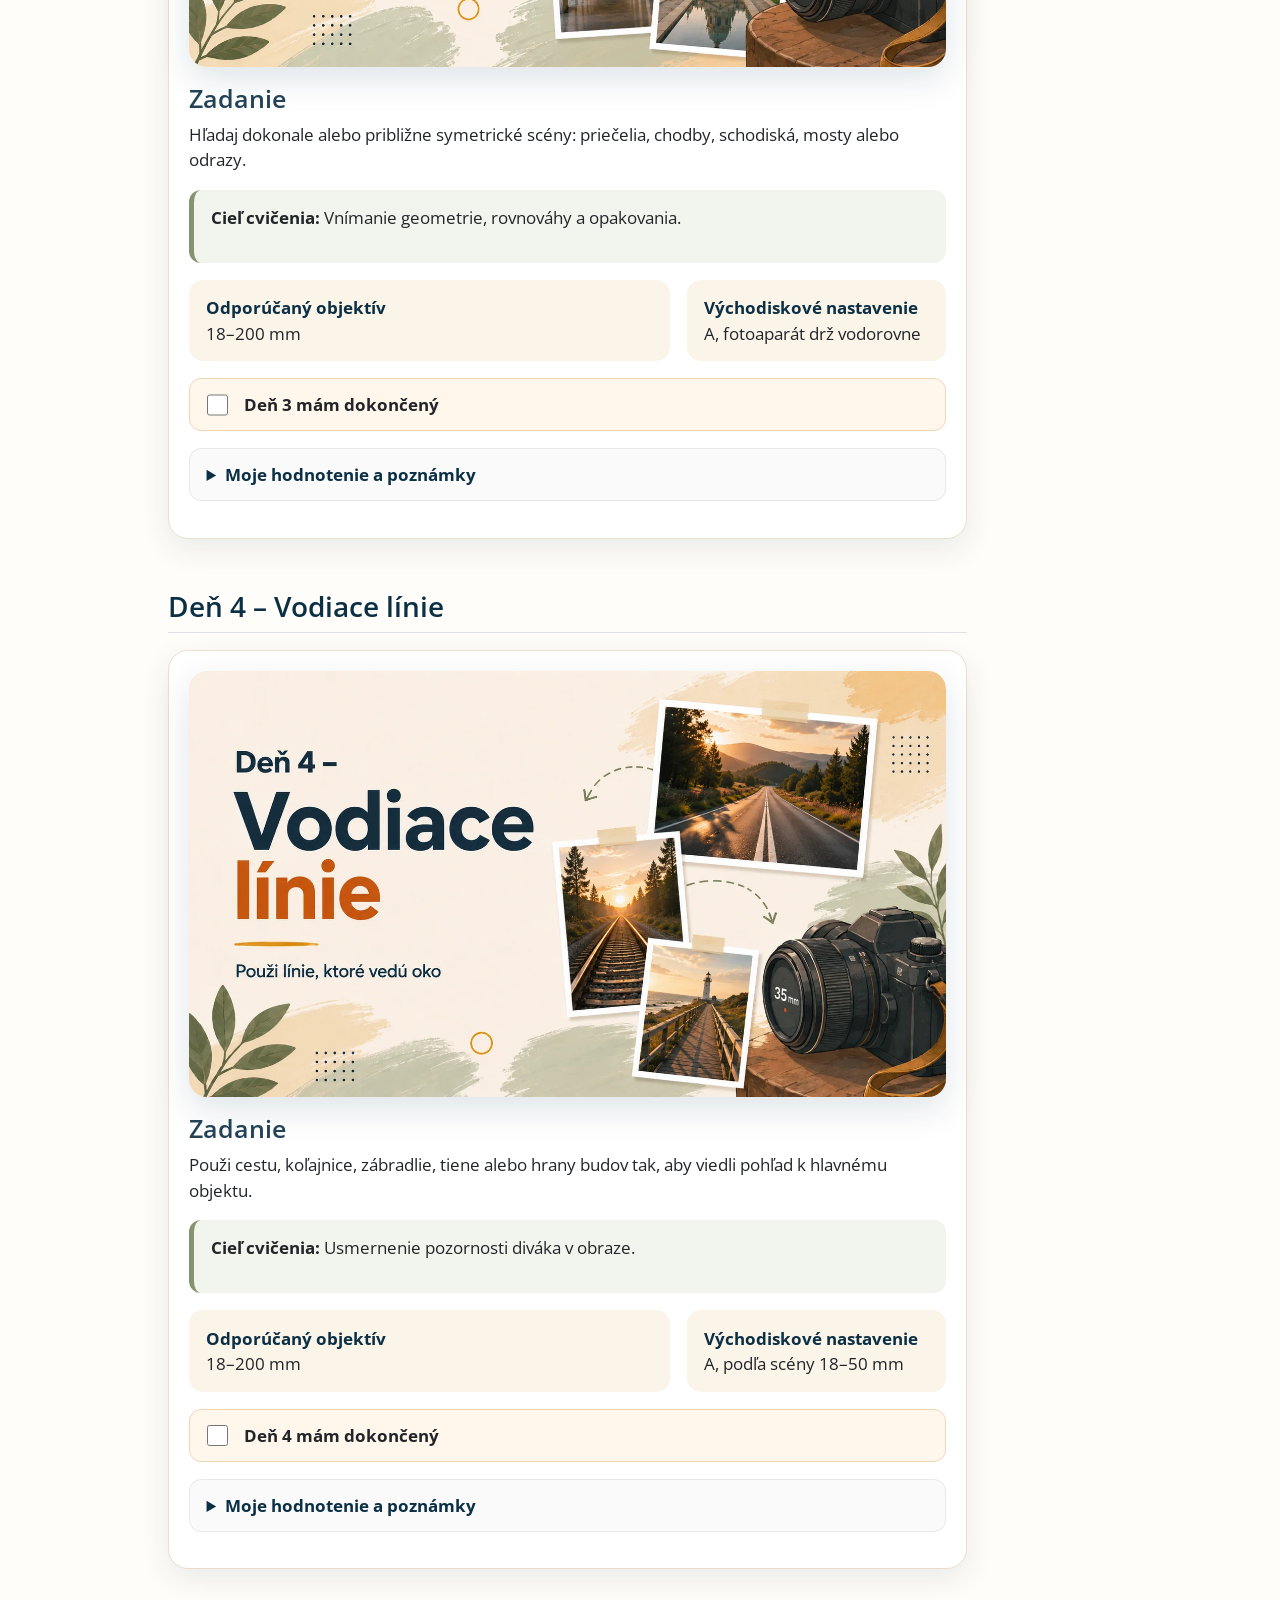
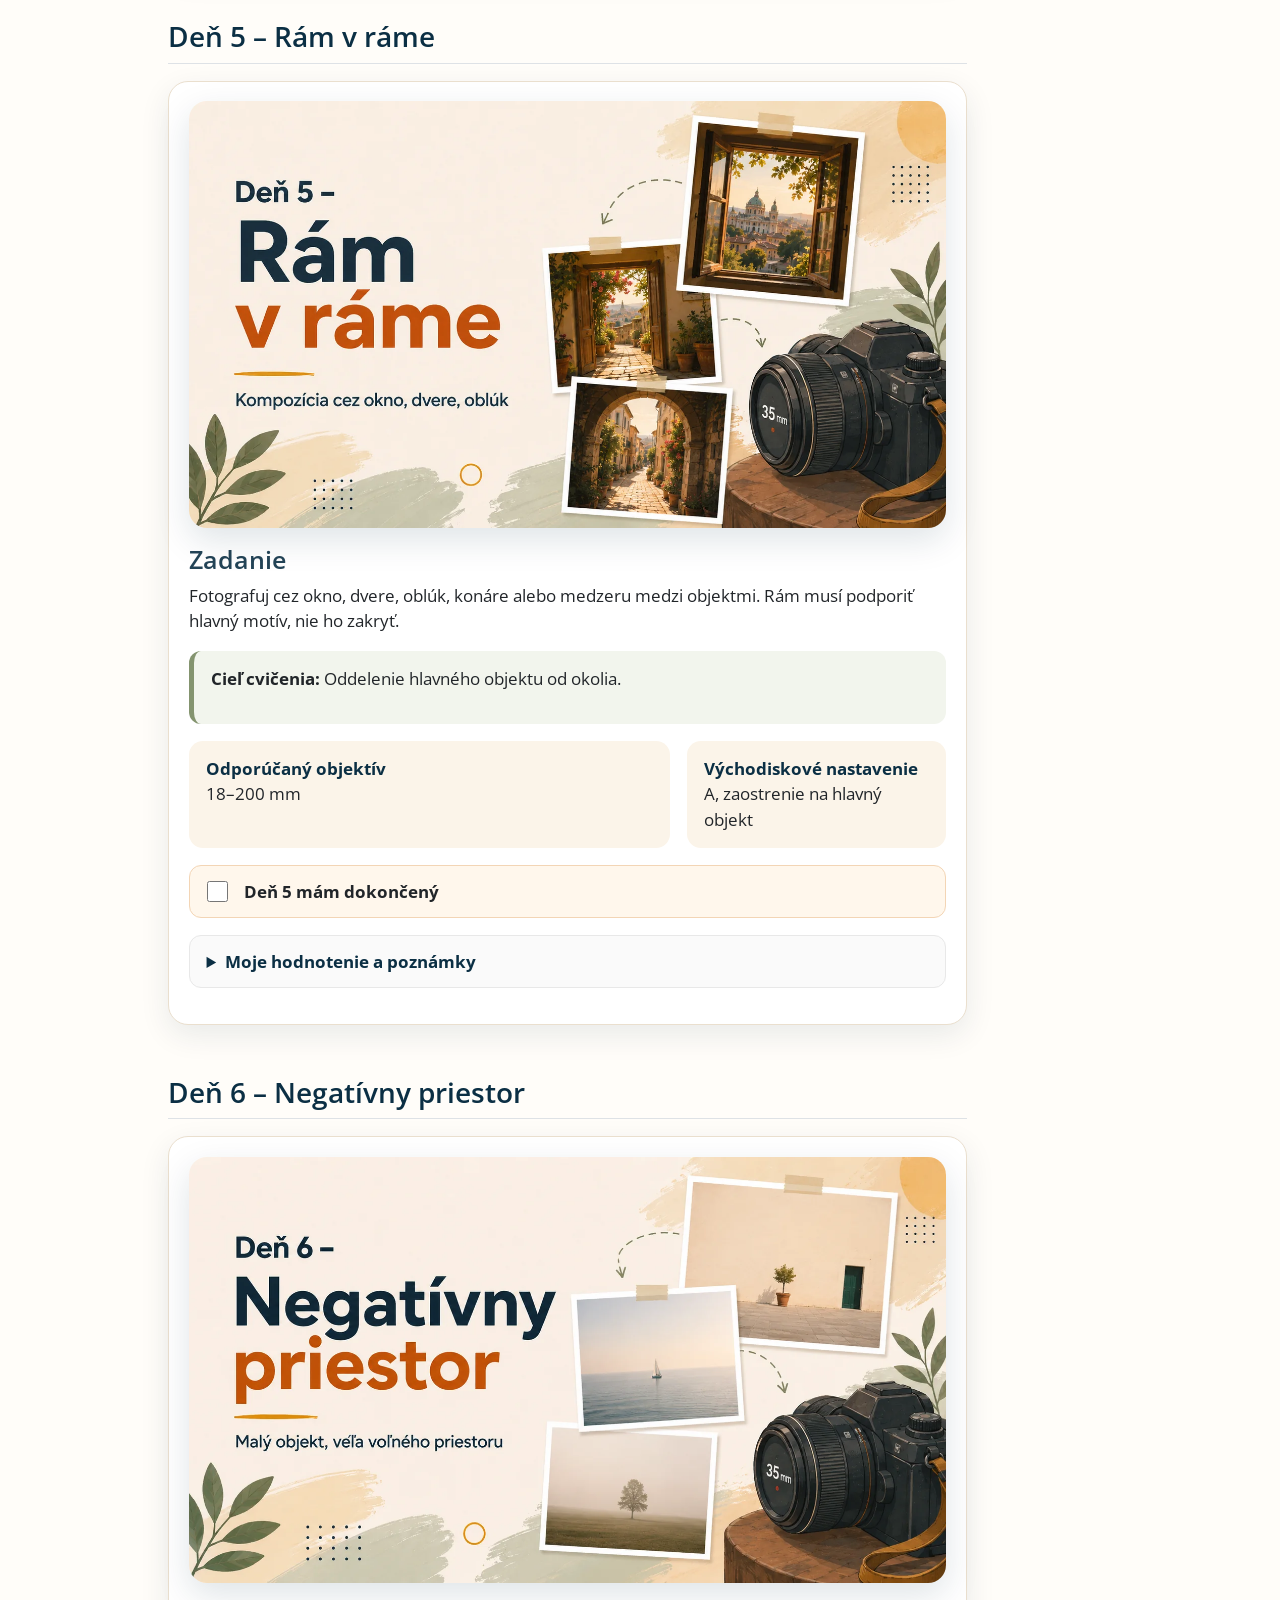
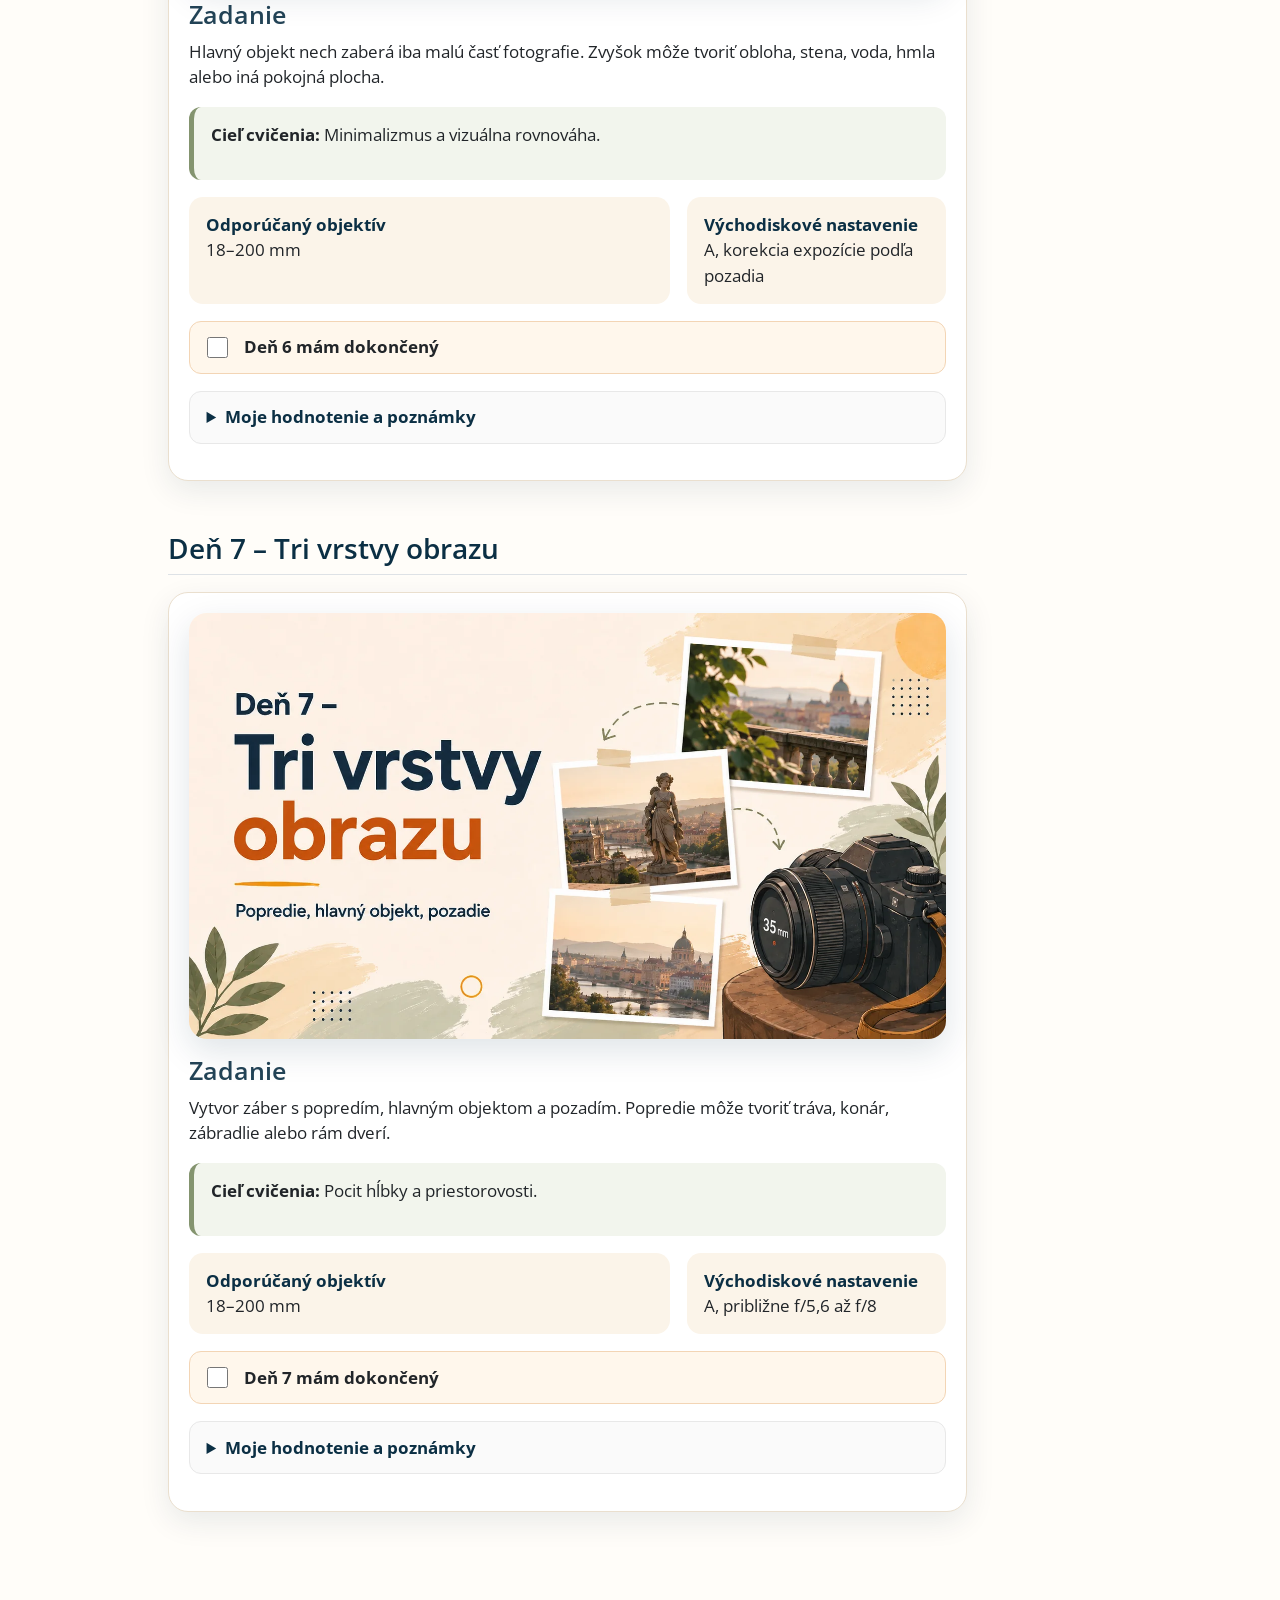
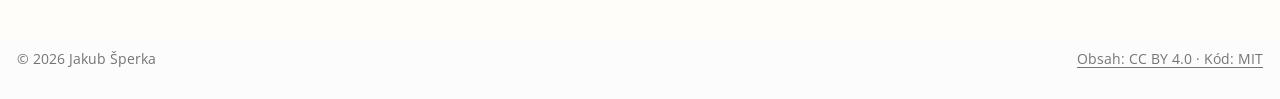
<file: tyzden-1.html>
<!DOCTYPE html>
<html xmlns="http://www.w3.org/1999/xhtml" lang="sk" xml:lang="sk"><head>

<meta charset="utf-8">
<meta name="generator" content="quarto-1.7.32">

<meta name="viewport" content="width=device-width, initial-scale=1.0, user-scalable=yes">


<title>1. týždeň – Kompozícia – 30-dňová fotografická výzva</title>
<style>
code{white-space: pre-wrap;}
span.smallcaps{font-variant: small-caps;}
div.columns{display: flex; gap: min(4vw, 1.5em);}
div.column{flex: auto; overflow-x: auto;}
div.hanging-indent{margin-left: 1.5em; text-indent: -1.5em;}
ul.task-list{list-style: none;}
ul.task-list li input[type="checkbox"] {
  width: 0.8em;
  margin: 0 0.8em 0.2em -1em; /* quarto-specific, see https://github.com/quarto-dev/quarto-cli/issues/4556 */ 
  vertical-align: middle;
}
</style>


<script src="site_libs/quarto-nav/quarto-nav.js"></script>
<script src="site_libs/quarto-nav/headroom.min.js"></script>
<script src="site_libs/clipboard/clipboard.min.js"></script>
<script src="site_libs/quarto-search/autocomplete.umd.js"></script>
<script src="site_libs/quarto-search/fuse.min.js"></script>
<script src="site_libs/quarto-search/quarto-search.js"></script>
<meta name="quarto:offset" content="./">
<link href="./images/favicon.png" rel="icon" type="image/png">
<script src="site_libs/quarto-html/quarto.js" type="module"></script>
<script src="site_libs/quarto-html/tabsets/tabsets.js" type="module"></script>
<script src="site_libs/quarto-html/popper.min.js"></script>
<script src="site_libs/quarto-html/tippy.umd.min.js"></script>
<script src="site_libs/quarto-html/anchor.min.js"></script>
<link href="site_libs/quarto-html/tippy.css" rel="stylesheet">
<link href="site_libs/quarto-html/quarto-syntax-highlighting-d9589ad4e98504035195c70aa99e1e7d.css" rel="stylesheet" id="quarto-text-highlighting-styles">
<script src="site_libs/bootstrap/bootstrap.min.js"></script>
<link href="site_libs/bootstrap/bootstrap-icons.css" rel="stylesheet">
<link href="site_libs/bootstrap/bootstrap-efb8512b6cea32f8d0bc0d24f6ad0fca.min.css" rel="stylesheet" append-hash="true" id="quarto-bootstrap" data-mode="light">
<script id="quarto-search-options" type="application/json">{
  "location": "navbar",
  "copy-button": false,
  "collapse-after": 3,
  "panel-placement": "end",
  "type": "textbox",
  "limit": 50,
  "keyboard-shortcut": [
    "f",
    "/",
    "s"
  ],
  "language": {
    "search-no-results-text": "Žiadne výsledky",
    "search-matching-documents-text": "zhodné dokumenty",
    "search-copy-link-title": "Skopírovať odkaz pre vyhľadávanie",
    "search-hide-matches-text": "Skryť ďalšie výsledky",
    "search-more-match-text": "ďalší výsledok v tomto dokumente",
    "search-more-matches-text": "ďalších výsledkov v tomto dokumente",
    "search-clear-button-title": "Vymazať",
    "search-text-placeholder": "",
    "search-detached-cancel-button-title": "Zrušiť",
    "search-submit-button-title": "Odoslať",
    "search-label": "Hľadať"
  }
}</script>
<style>html{ scroll-behavior: smooth; }</style>


<link rel="stylesheet" href="styles.css">
<link rel="stylesheet" href="notes-export.css">
<meta property="og:title" content="1. týždeň – Kompozícia – 30-dňová fotografická výzva">
<meta property="og:description" content="Základné princípy usporiadania obrazu">
<meta property="og:image" content="images/week1.webp">
<meta property="og:site_name" content="**30-dňová fotografická výzva**">
<meta name="twitter:title" content="1. týždeň – Kompozícia – 30-dňová fotografická výzva">
<meta name="twitter:description" content="Základné princípy usporiadania obrazu">
<meta name="twitter:image" content="images/week1.webp">
<meta name="twitter:card" content="summary_large_image">
</head>

<body class="nav-fixed quarto-light">

<div id="quarto-search-results"></div>
  <header id="quarto-header" class="headroom fixed-top">
    <nav class="navbar navbar-expand-lg " data-bs-theme="dark">
      <div class="navbar-container container-fluid">
      <div class="navbar-brand-container mx-auto">
    <a href="./index.html" class="navbar-brand navbar-brand-logo">
    <img src="./images/favicon.png" alt="Logo fotografickej výzvy" class="navbar-logo">
    </a>
    <a class="navbar-brand" href="./index.html">
    <span class="navbar-title"><strong>30-dňová fotografická výzva</strong></span>
    </a>
  </div>
            <div id="quarto-search" class="" title="Hľadať"></div>
          <button class="navbar-toggler" type="button" data-bs-toggle="collapse" data-bs-target="#navbarCollapse" aria-controls="navbarCollapse" role="menu" aria-expanded="false" aria-label="Prepnúť navigáciu" onclick="if (window.quartoToggleHeadroom) { window.quartoToggleHeadroom(); }">
  <span class="navbar-toggler-icon"></span>
</button>
          <div class="collapse navbar-collapse" id="navbarCollapse">
            <ul class="navbar-nav navbar-nav-scroll me-auto">
  <li class="nav-item">
    <a class="nav-link" href="./index.html"> 
<span class="menu-text"><strong>Úvod</strong></span></a>
  </li>  
  <li class="nav-item dropdown ">
    <a class="nav-link dropdown-toggle" href="#" id="nav-menu-výzva" role="link" data-bs-toggle="dropdown" aria-expanded="false">
 <span class="menu-text"><strong>Výzva</strong></span>
    </a>
    <ul class="dropdown-menu" aria-labelledby="nav-menu-výzva">    
        <li>
    <a class="dropdown-item" href="./tyzden-1.html">
 <span class="dropdown-text">1. týždeň – Kompozícia</span></a>
  </li>  
        <li>
    <a class="dropdown-item" href="./tyzden-2.html">
 <span class="dropdown-text">2. týždeň – Svetlo a farba</span></a>
  </li>  
        <li>
    <a class="dropdown-item" href="./tyzden-3.html">
 <span class="dropdown-text">3. týždeň – Perspektíva a technika</span></a>
  </li>  
        <li>
    <a class="dropdown-item" href="./tyzden-4.html">
 <span class="dropdown-text">4. týždeň – Kreativita a príbeh</span></a>
  </li>  
        <li>
    <a class="dropdown-item" href="./zaver.html">
 <span class="dropdown-text">Záverečné dni</span></a>
  </li>  
    </ul>
  </li>
  <li class="nav-item">
    <a class="nav-link" href="./hodnotenie.html"> 
<span class="menu-text"><strong>Hodnotenie</strong></span></a>
  </li>  
  <li class="nav-item">
    <a class="nav-link" href="./o-projekte.html"> 
<span class="menu-text"><strong>O projekte</strong></span></a>
  </li>  
</ul>
          </div> <!-- /navcollapse -->
            <div class="quarto-navbar-tools">
    <a href="https://github.com/JakubSperka/fotograficka_vyzva" title="" class="quarto-navigation-tool px-1" aria-label=""><i class="bi bi-github"></i></a>
    <a href="https://www.instagram.com/jakub.sperka/" title="" class="quarto-navigation-tool px-1" aria-label=""><i class="bi bi-instagram"></i></a>
</div>
      </div> <!-- /container-fluid -->
    </nav>
</header>
<!-- content -->
<div id="quarto-content" class="quarto-container page-columns page-rows-contents page-layout-article page-navbar">
<!-- sidebar -->
<!-- margin-sidebar -->
    <div id="quarto-margin-sidebar" class="sidebar margin-sidebar">
        <nav id="TOC" role="doc-toc" class="toc-active">
    <h2 id="toc-title">Na tejto stránke</h2>
   
  <ul class="collapse">
  <li><a href="#den-1" id="toc-den-1" class="nav-link active" data-scroll-target="#den-1">Deň 1 – Jedno ohnisko</a></li>
  <li><a href="#den-2" id="toc-den-2" class="nav-link" data-scroll-target="#den-2">Deň 2 – Pravidlo tretín</a></li>
  <li><a href="#den-3" id="toc-den-3" class="nav-link" data-scroll-target="#den-3">Deň 3 – Symetria</a></li>
  <li><a href="#den-4" id="toc-den-4" class="nav-link" data-scroll-target="#den-4">Deň 4 – Vodiace línie</a></li>
  <li><a href="#den-5" id="toc-den-5" class="nav-link" data-scroll-target="#den-5">Deň 5 – Rám v ráme</a></li>
  <li><a href="#den-6" id="toc-den-6" class="nav-link" data-scroll-target="#den-6">Deň 6 – Negatívny priestor</a></li>
  <li><a href="#den-7" id="toc-den-7" class="nav-link" data-scroll-target="#den-7">Deň 7 – Tri vrstvy obrazu</a></li>
  </ul>
</nav>
    </div>
<!-- main -->
<main class="content" id="quarto-document-content">

<header id="title-block-header" class="quarto-title-block default">
<div class="quarto-title">
<h1 class="title">1. týždeň – Kompozícia</h1>
<p class="subtitle lead">Základné princípy usporiadania obrazu</p>
</div>



<div class="quarto-title-meta">

    
  
    
  </div>
  


</header>


<p><img src="images/week1.webp" class="week-image img-fluid" alt="Ilustračný obrázok: 1. týždeň – Kompozícia"></p>
<section id="den-1" class="level2">
<h2 class="anchored" data-anchor-id="den-1">Deň 1 – Jedno ohnisko</h2>
<div class="day-card">
<p><img src="images/day01.webp" class="day-image img-fluid" alt="Ilustračný obrázok fotografickej úlohy Deň 1: Jedno ohnisko"></p>
<section id="zadanie" class="level3">
<h3 class="anchored" data-anchor-id="zadanie">Zadanie</h3>
<p>Nastav objektív na približne <strong>35 mm</strong> a počas celého fotografovania nepoužívaj zoom. Kompozíciu meň pohybom, výškou fotoaparátu a uhlom pohľadu.</p>
<div class="goal-box">
<p><strong>Cieľ cvičenia:</strong> Vedomá práca s perspektívou a vzdialenosťou.</p>
</div>
<div class="day-details">
<div class="info-box">
<strong>Odporúčaný objektív</strong><br>18–200 mm nastavený na 35 mm
</div>
<div class="info-box">
<strong>Východiskové nastavenie</strong><br>A, Auto ISO, približne f/5,6
</div>
</div>
<div class="day-status">
<input class="day-checkbox" data-day="1" type="checkbox" id="day-1"><label for="day-1">Deň 1 mám dokončený</label>
</div>
<details>
<summary>
Moje hodnotenie a poznámky
</summary>
<p>Pri hodnotení si polož otázky: Čo je hlavným objektom? Kam sa pozerám ako prvé? Čo funguje? Čo ruší? Čo by som pri opakovaní zmenil?</p>
<textarea class="day-notes" data-day="1" aria-label="Poznámky k dňu 1" placeholder="Napíš si sem poznámky k výslednej fotografii..."></textarea>
</details>
</section>
</div>
</section>
<section id="den-2" class="level2">
<h2 class="anchored" data-anchor-id="den-2">Deň 2 – Pravidlo tretín</h2>
<div class="day-card">
<p><img src="images/day02.webp" class="day-image img-fluid" alt="Ilustračný obrázok fotografickej úlohy Deň 2: Pravidlo tretín"></p>
<section id="zadanie-1" class="level3">
<h3 class="anchored" data-anchor-id="zadanie-1">Zadanie</h3>
<p>Hlavný objekt neumiestňuj automaticky do stredu. Skús ho položiť do jedného z priesečníkov tretín a ponechaj priestor v smere pohľadu alebo pohybu.</p>
<div class="goal-box">
<p><strong>Cieľ cvičenia:</strong> Vyváženejšia a dynamickejšia kompozícia.</p>
</div>
<div class="day-details">
<div class="info-box">
<strong>Odporúčaný objektív</strong><br>18–200 mm
</div>
<div class="info-box">
<strong>Východiskové nastavenie</strong><br>A, zapnutá mriežka tretín
</div>
</div>
<div class="day-status">
<input class="day-checkbox" data-day="2" type="checkbox" id="day-2"><label for="day-2">Deň 2 mám dokončený</label>
</div>
<details>
<summary>
Moje hodnotenie a poznámky
</summary>
<p>Pri hodnotení si polož otázky: Čo je hlavným objektom? Kam sa pozerám ako prvé? Čo funguje? Čo ruší? Čo by som pri opakovaní zmenil?</p>
<textarea class="day-notes" data-day="2" aria-label="Poznámky k dňu 2" placeholder="Napíš si sem poznámky k výslednej fotografii..."></textarea>
</details>
</section>
</div>
</section>
<section id="den-3" class="level2">
<h2 class="anchored" data-anchor-id="den-3">Deň 3 – Symetria</h2>
<div class="day-card">
<p><img src="images/day03.webp" class="day-image img-fluid" alt="Ilustračný obrázok fotografickej úlohy Deň 3: Symetria"></p>
<section id="zadanie-2" class="level3">
<h3 class="anchored" data-anchor-id="zadanie-2">Zadanie</h3>
<p>Hľadaj dokonale alebo približne symetrické scény: priečelia, chodby, schodiská, mosty alebo odrazy.</p>
<div class="goal-box">
<p><strong>Cieľ cvičenia:</strong> Vnímanie geometrie, rovnováhy a opakovania.</p>
</div>
<div class="day-details">
<div class="info-box">
<strong>Odporúčaný objektív</strong><br>18–200 mm
</div>
<div class="info-box">
<strong>Východiskové nastavenie</strong><br>A, fotoaparát drž vodorovne
</div>
</div>
<div class="day-status">
<input class="day-checkbox" data-day="3" type="checkbox" id="day-3"><label for="day-3">Deň 3 mám dokončený</label>
</div>
<details>
<summary>
Moje hodnotenie a poznámky
</summary>
<p>Pri hodnotení si polož otázky: Čo je hlavným objektom? Kam sa pozerám ako prvé? Čo funguje? Čo ruší? Čo by som pri opakovaní zmenil?</p>
<textarea class="day-notes" data-day="3" aria-label="Poznámky k dňu 3" placeholder="Napíš si sem poznámky k výslednej fotografii..."></textarea>
</details>
</section>
</div>
</section>
<section id="den-4" class="level2">
<h2 class="anchored" data-anchor-id="den-4">Deň 4 – Vodiace línie</h2>
<div class="day-card">
<p><img src="images/day04.webp" class="day-image img-fluid" alt="Ilustračný obrázok fotografickej úlohy Deň 4: Vodiace línie"></p>
<section id="zadanie-3" class="level3">
<h3 class="anchored" data-anchor-id="zadanie-3">Zadanie</h3>
<p>Použi cestu, koľajnice, zábradlie, tiene alebo hrany budov tak, aby viedli pohľad k hlavnému objektu.</p>
<div class="goal-box">
<p><strong>Cieľ cvičenia:</strong> Usmernenie pozornosti diváka v obraze.</p>
</div>
<div class="day-details">
<div class="info-box">
<strong>Odporúčaný objektív</strong><br>18–200 mm
</div>
<div class="info-box">
<strong>Východiskové nastavenie</strong><br>A, podľa scény 18–50 mm
</div>
</div>
<div class="day-status">
<input class="day-checkbox" data-day="4" type="checkbox" id="day-4"><label for="day-4">Deň 4 mám dokončený</label>
</div>
<details>
<summary>
Moje hodnotenie a poznámky
</summary>
<p>Pri hodnotení si polož otázky: Čo je hlavným objektom? Kam sa pozerám ako prvé? Čo funguje? Čo ruší? Čo by som pri opakovaní zmenil?</p>
<textarea class="day-notes" data-day="4" aria-label="Poznámky k dňu 4" placeholder="Napíš si sem poznámky k výslednej fotografii..."></textarea>
</details>
</section>
</div>
</section>
<section id="den-5" class="level2">
<h2 class="anchored" data-anchor-id="den-5">Deň 5 – Rám v ráme</h2>
<div class="day-card">
<p><img src="images/day05.webp" class="day-image img-fluid" alt="Ilustračný obrázok fotografickej úlohy Deň 5: Rám v ráme"></p>
<section id="zadanie-4" class="level3">
<h3 class="anchored" data-anchor-id="zadanie-4">Zadanie</h3>
<p>Fotografuj cez okno, dvere, oblúk, konáre alebo medzeru medzi objektmi. Rám musí podporiť hlavný motív, nie ho zakryť.</p>
<div class="goal-box">
<p><strong>Cieľ cvičenia:</strong> Oddelenie hlavného objektu od okolia.</p>
</div>
<div class="day-details">
<div class="info-box">
<strong>Odporúčaný objektív</strong><br>18–200 mm
</div>
<div class="info-box">
<strong>Východiskové nastavenie</strong><br>A, zaostrenie na hlavný objekt
</div>
</div>
<div class="day-status">
<input class="day-checkbox" data-day="5" type="checkbox" id="day-5"><label for="day-5">Deň 5 mám dokončený</label>
</div>
<details>
<summary>
Moje hodnotenie a poznámky
</summary>
<p>Pri hodnotení si polož otázky: Čo je hlavným objektom? Kam sa pozerám ako prvé? Čo funguje? Čo ruší? Čo by som pri opakovaní zmenil?</p>
<textarea class="day-notes" data-day="5" aria-label="Poznámky k dňu 5" placeholder="Napíš si sem poznámky k výslednej fotografii..."></textarea>
</details>
</section>
</div>
</section>
<section id="den-6" class="level2">
<h2 class="anchored" data-anchor-id="den-6">Deň 6 – Negatívny priestor</h2>
<div class="day-card">
<p><img src="images/day06.webp" class="day-image img-fluid" alt="Ilustračný obrázok fotografickej úlohy Deň 6: Negatívny priestor"></p>
<section id="zadanie-5" class="level3">
<h3 class="anchored" data-anchor-id="zadanie-5">Zadanie</h3>
<p>Hlavný objekt nech zaberá iba malú časť fotografie. Zvyšok môže tvoriť obloha, stena, voda, hmla alebo iná pokojná plocha.</p>
<div class="goal-box">
<p><strong>Cieľ cvičenia:</strong> Minimalizmus a vizuálna rovnováha.</p>
</div>
<div class="day-details">
<div class="info-box">
<strong>Odporúčaný objektív</strong><br>18–200 mm
</div>
<div class="info-box">
<strong>Východiskové nastavenie</strong><br>A, korekcia expozície podľa pozadia
</div>
</div>
<div class="day-status">
<input class="day-checkbox" data-day="6" type="checkbox" id="day-6"><label for="day-6">Deň 6 mám dokončený</label>
</div>
<details>
<summary>
Moje hodnotenie a poznámky
</summary>
<p>Pri hodnotení si polož otázky: Čo je hlavným objektom? Kam sa pozerám ako prvé? Čo funguje? Čo ruší? Čo by som pri opakovaní zmenil?</p>
<textarea class="day-notes" data-day="6" aria-label="Poznámky k dňu 6" placeholder="Napíš si sem poznámky k výslednej fotografii..."></textarea>
</details>
</section>
</div>
</section>
<section id="den-7" class="level2">
<h2 class="anchored" data-anchor-id="den-7">Deň 7 – Tri vrstvy obrazu</h2>
<div class="day-card">
<p><img src="images/day07.webp" class="day-image img-fluid" alt="Ilustračný obrázok fotografickej úlohy Deň 7: Tri vrstvy obrazu"></p>
<section id="zadanie-6" class="level3">
<h3 class="anchored" data-anchor-id="zadanie-6">Zadanie</h3>
<p>Vytvor záber s popredím, hlavným objektom a pozadím. Popredie môže tvoriť tráva, konár, zábradlie alebo rám dverí.</p>
<div class="goal-box">
<p><strong>Cieľ cvičenia:</strong> Pocit hĺbky a priestorovosti.</p>
</div>
<div class="day-details">
<div class="info-box">
<strong>Odporúčaný objektív</strong><br>18–200 mm
</div>
<div class="info-box">
<strong>Východiskové nastavenie</strong><br>A, približne f/5,6 až f/8
</div>
</div>
<div class="day-status">
<input class="day-checkbox" data-day="7" type="checkbox" id="day-7"><label for="day-7">Deň 7 mám dokončený</label>
</div>
<details>
<summary>
Moje hodnotenie a poznámky
</summary>
<p>Pri hodnotení si polož otázky: Čo je hlavným objektom? Kam sa pozerám ako prvé? Čo funguje? Čo ruší? Čo by som pri opakovaní zmenil?</p>
<textarea class="day-notes" data-day="7" aria-label="Poznámky k dňu 7" placeholder="Napíš si sem poznámky k výslednej fotografii..."></textarea>
</details>
</section>
</div>


</section>

<a onclick="window.scrollTo(0, 0); return false;" role="button" id="quarto-back-to-top"><i class="bi bi-arrow-up"></i> Späť na začiatok</a></main> <!-- /main -->
<script src="assets/challenge.js" defer=""></script>
<script src="assets/notes-export.js" defer=""></script>
<script id="quarto-html-after-body" type="application/javascript">
  window.document.addEventListener("DOMContentLoaded", function (event) {
    const icon = "";
    const anchorJS = new window.AnchorJS();
    anchorJS.options = {
      placement: 'right',
      icon: icon
    };
    anchorJS.add('.anchored');
    const isCodeAnnotation = (el) => {
      for (const clz of el.classList) {
        if (clz.startsWith('code-annotation-')) {                     
          return true;
        }
      }
      return false;
    }
    const onCopySuccess = function(e) {
      // button target
      const button = e.trigger;
      // don't keep focus
      button.blur();
      // flash "checked"
      button.classList.add('code-copy-button-checked');
      var currentTitle = button.getAttribute("title");
      button.setAttribute("title", "Skopírované!");
      let tooltip;
      if (window.bootstrap) {
        button.setAttribute("data-bs-toggle", "tooltip");
        button.setAttribute("data-bs-placement", "left");
        button.setAttribute("data-bs-title", "Skopírované!");
        tooltip = new bootstrap.Tooltip(button, 
          { trigger: "manual", 
            customClass: "code-copy-button-tooltip",
            offset: [0, -8]});
        tooltip.show();    
      }
      setTimeout(function() {
        if (tooltip) {
          tooltip.hide();
          button.removeAttribute("data-bs-title");
          button.removeAttribute("data-bs-toggle");
          button.removeAttribute("data-bs-placement");
        }
        button.setAttribute("title", currentTitle);
        button.classList.remove('code-copy-button-checked');
      }, 1000);
      // clear code selection
      e.clearSelection();
    }
    const getTextToCopy = function(trigger) {
        const codeEl = trigger.previousElementSibling.cloneNode(true);
        for (const childEl of codeEl.children) {
          if (isCodeAnnotation(childEl)) {
            childEl.remove();
          }
        }
        return codeEl.innerText;
    }
    const clipboard = new window.ClipboardJS('.code-copy-button:not([data-in-quarto-modal])', {
      text: getTextToCopy
    });
    clipboard.on('success', onCopySuccess);
    if (window.document.getElementById('quarto-embedded-source-code-modal')) {
      const clipboardModal = new window.ClipboardJS('.code-copy-button[data-in-quarto-modal]', {
        text: getTextToCopy,
        container: window.document.getElementById('quarto-embedded-source-code-modal')
      });
      clipboardModal.on('success', onCopySuccess);
    }
      var localhostRegex = new RegExp(/^(?:http|https):\/\/localhost\:?[0-9]*\//);
      var mailtoRegex = new RegExp(/^mailto:/);
        var filterRegex = new RegExp('/' + window.location.host + '/');
      var isInternal = (href) => {
          return filterRegex.test(href) || localhostRegex.test(href) || mailtoRegex.test(href);
      }
      // Inspect non-navigation links and adorn them if external
     var links = window.document.querySelectorAll('a[href]:not(.nav-link):not(.navbar-brand):not(.toc-action):not(.sidebar-link):not(.sidebar-item-toggle):not(.pagination-link):not(.no-external):not([aria-hidden]):not(.dropdown-item):not(.quarto-navigation-tool):not(.about-link)');
      for (var i=0; i<links.length; i++) {
        const link = links[i];
        if (!isInternal(link.href)) {
          // undo the damage that might have been done by quarto-nav.js in the case of
          // links that we want to consider external
          if (link.dataset.originalHref !== undefined) {
            link.href = link.dataset.originalHref;
          }
            // target, if specified
            link.setAttribute("target", "_blank");
            if (link.getAttribute("rel") === null) {
              link.setAttribute("rel", "noopener");
            }
        }
      }
    function tippyHover(el, contentFn, onTriggerFn, onUntriggerFn) {
      const config = {
        allowHTML: true,
        maxWidth: 500,
        delay: 100,
        arrow: false,
        appendTo: function(el) {
            return el.parentElement;
        },
        interactive: true,
        interactiveBorder: 10,
        theme: 'quarto',
        placement: 'bottom-start',
      };
      if (contentFn) {
        config.content = contentFn;
      }
      if (onTriggerFn) {
        config.onTrigger = onTriggerFn;
      }
      if (onUntriggerFn) {
        config.onUntrigger = onUntriggerFn;
      }
      window.tippy(el, config); 
    }
    const noterefs = window.document.querySelectorAll('a[role="doc-noteref"]');
    for (var i=0; i<noterefs.length; i++) {
      const ref = noterefs[i];
      tippyHover(ref, function() {
        // use id or data attribute instead here
        let href = ref.getAttribute('data-footnote-href') || ref.getAttribute('href');
        try { href = new URL(href).hash; } catch {}
        const id = href.replace(/^#\/?/, "");
        const note = window.document.getElementById(id);
        if (note) {
          return note.innerHTML;
        } else {
          return "";
        }
      });
    }
    const xrefs = window.document.querySelectorAll('a.quarto-xref');
    const processXRef = (id, note) => {
      // Strip column container classes
      const stripColumnClz = (el) => {
        el.classList.remove("page-full", "page-columns");
        if (el.children) {
          for (const child of el.children) {
            stripColumnClz(child);
          }
        }
      }
      stripColumnClz(note)
      if (id === null || id.startsWith('sec-')) {
        // Special case sections, only their first couple elements
        const container = document.createElement("div");
        if (note.children && note.children.length > 2) {
          container.appendChild(note.children[0].cloneNode(true));
          for (let i = 1; i < note.children.length; i++) {
            const child = note.children[i];
            if (child.tagName === "P" && child.innerText === "") {
              continue;
            } else {
              container.appendChild(child.cloneNode(true));
              break;
            }
          }
          if (window.Quarto?.typesetMath) {
            window.Quarto.typesetMath(container);
          }
          return container.innerHTML
        } else {
          if (window.Quarto?.typesetMath) {
            window.Quarto.typesetMath(note);
          }
          return note.innerHTML;
        }
      } else {
        // Remove any anchor links if they are present
        const anchorLink = note.querySelector('a.anchorjs-link');
        if (anchorLink) {
          anchorLink.remove();
        }
        if (window.Quarto?.typesetMath) {
          window.Quarto.typesetMath(note);
        }
        if (note.classList.contains("callout")) {
          return note.outerHTML;
        } else {
          return note.innerHTML;
        }
      }
    }
    for (var i=0; i<xrefs.length; i++) {
      const xref = xrefs[i];
      tippyHover(xref, undefined, function(instance) {
        instance.disable();
        let url = xref.getAttribute('href');
        let hash = undefined; 
        if (url.startsWith('#')) {
          hash = url;
        } else {
          try { hash = new URL(url).hash; } catch {}
        }
        if (hash) {
          const id = hash.replace(/^#\/?/, "");
          const note = window.document.getElementById(id);
          if (note !== null) {
            try {
              const html = processXRef(id, note.cloneNode(true));
              instance.setContent(html);
            } finally {
              instance.enable();
              instance.show();
            }
          } else {
            // See if we can fetch this
            fetch(url.split('#')[0])
            .then(res => res.text())
            .then(html => {
              const parser = new DOMParser();
              const htmlDoc = parser.parseFromString(html, "text/html");
              const note = htmlDoc.getElementById(id);
              if (note !== null) {
                const html = processXRef(id, note);
                instance.setContent(html);
              } 
            }).finally(() => {
              instance.enable();
              instance.show();
            });
          }
        } else {
          // See if we can fetch a full url (with no hash to target)
          // This is a special case and we should probably do some content thinning / targeting
          fetch(url)
          .then(res => res.text())
          .then(html => {
            const parser = new DOMParser();
            const htmlDoc = parser.parseFromString(html, "text/html");
            const note = htmlDoc.querySelector('main.content');
            if (note !== null) {
              // This should only happen for chapter cross references
              // (since there is no id in the URL)
              // remove the first header
              if (note.children.length > 0 && note.children[0].tagName === "HEADER") {
                note.children[0].remove();
              }
              const html = processXRef(null, note);
              instance.setContent(html);
            } 
          }).finally(() => {
            instance.enable();
            instance.show();
          });
        }
      }, function(instance) {
      });
    }
        let selectedAnnoteEl;
        const selectorForAnnotation = ( cell, annotation) => {
          let cellAttr = 'data-code-cell="' + cell + '"';
          let lineAttr = 'data-code-annotation="' +  annotation + '"';
          const selector = 'span[' + cellAttr + '][' + lineAttr + ']';
          return selector;
        }
        const selectCodeLines = (annoteEl) => {
          const doc = window.document;
          const targetCell = annoteEl.getAttribute("data-target-cell");
          const targetAnnotation = annoteEl.getAttribute("data-target-annotation");
          const annoteSpan = window.document.querySelector(selectorForAnnotation(targetCell, targetAnnotation));
          const lines = annoteSpan.getAttribute("data-code-lines").split(",");
          const lineIds = lines.map((line) => {
            return targetCell + "-" + line;
          })
          let top = null;
          let height = null;
          let parent = null;
          if (lineIds.length > 0) {
              //compute the position of the single el (top and bottom and make a div)
              const el = window.document.getElementById(lineIds[0]);
              top = el.offsetTop;
              height = el.offsetHeight;
              parent = el.parentElement.parentElement;
            if (lineIds.length > 1) {
              const lastEl = window.document.getElementById(lineIds[lineIds.length - 1]);
              const bottom = lastEl.offsetTop + lastEl.offsetHeight;
              height = bottom - top;
            }
            if (top !== null && height !== null && parent !== null) {
              // cook up a div (if necessary) and position it 
              let div = window.document.getElementById("code-annotation-line-highlight");
              if (div === null) {
                div = window.document.createElement("div");
                div.setAttribute("id", "code-annotation-line-highlight");
                div.style.position = 'absolute';
                parent.appendChild(div);
              }
              div.style.top = top - 2 + "px";
              div.style.height = height + 4 + "px";
              div.style.left = 0;
              let gutterDiv = window.document.getElementById("code-annotation-line-highlight-gutter");
              if (gutterDiv === null) {
                gutterDiv = window.document.createElement("div");
                gutterDiv.setAttribute("id", "code-annotation-line-highlight-gutter");
                gutterDiv.style.position = 'absolute';
                const codeCell = window.document.getElementById(targetCell);
                const gutter = codeCell.querySelector('.code-annotation-gutter');
                gutter.appendChild(gutterDiv);
              }
              gutterDiv.style.top = top - 2 + "px";
              gutterDiv.style.height = height + 4 + "px";
            }
            selectedAnnoteEl = annoteEl;
          }
        };
        const unselectCodeLines = () => {
          const elementsIds = ["code-annotation-line-highlight", "code-annotation-line-highlight-gutter"];
          elementsIds.forEach((elId) => {
            const div = window.document.getElementById(elId);
            if (div) {
              div.remove();
            }
          });
          selectedAnnoteEl = undefined;
        };
          // Handle positioning of the toggle
      window.addEventListener(
        "resize",
        throttle(() => {
          elRect = undefined;
          if (selectedAnnoteEl) {
            selectCodeLines(selectedAnnoteEl);
          }
        }, 10)
      );
      function throttle(fn, ms) {
      let throttle = false;
      let timer;
        return (...args) => {
          if(!throttle) { // first call gets through
              fn.apply(this, args);
              throttle = true;
          } else { // all the others get throttled
              if(timer) clearTimeout(timer); // cancel #2
              timer = setTimeout(() => {
                fn.apply(this, args);
                timer = throttle = false;
              }, ms);
          }
        };
      }
        // Attach click handler to the DT
        const annoteDls = window.document.querySelectorAll('dt[data-target-cell]');
        for (const annoteDlNode of annoteDls) {
          annoteDlNode.addEventListener('click', (event) => {
            const clickedEl = event.target;
            if (clickedEl !== selectedAnnoteEl) {
              unselectCodeLines();
              const activeEl = window.document.querySelector('dt[data-target-cell].code-annotation-active');
              if (activeEl) {
                activeEl.classList.remove('code-annotation-active');
              }
              selectCodeLines(clickedEl);
              clickedEl.classList.add('code-annotation-active');
            } else {
              // Unselect the line
              unselectCodeLines();
              clickedEl.classList.remove('code-annotation-active');
            }
          });
        }
    const findCites = (el) => {
      const parentEl = el.parentElement;
      if (parentEl) {
        const cites = parentEl.dataset.cites;
        if (cites) {
          return {
            el,
            cites: cites.split(' ')
          };
        } else {
          return findCites(el.parentElement)
        }
      } else {
        return undefined;
      }
    };
    var bibliorefs = window.document.querySelectorAll('a[role="doc-biblioref"]');
    for (var i=0; i<bibliorefs.length; i++) {
      const ref = bibliorefs[i];
      const citeInfo = findCites(ref);
      if (citeInfo) {
        tippyHover(citeInfo.el, function() {
          var popup = window.document.createElement('div');
          citeInfo.cites.forEach(function(cite) {
            var citeDiv = window.document.createElement('div');
            citeDiv.classList.add('hanging-indent');
            citeDiv.classList.add('csl-entry');
            var biblioDiv = window.document.getElementById('ref-' + cite);
            if (biblioDiv) {
              citeDiv.innerHTML = biblioDiv.innerHTML;
            }
            popup.appendChild(citeDiv);
          });
          return popup.innerHTML;
        });
      }
    }
  });
  </script>
</div> <!-- /content -->
<footer class="footer">
  <div class="nav-footer">
    <div class="nav-footer-left">
<p>© 2026 Jakub Šperka</p>
</div>   
    <div class="nav-footer-center">
      &nbsp;
    </div>
    <div class="nav-footer-right">
<p><a href="./o-projekte.html#licencia">Obsah: CC BY 4.0 · Kód: MIT</a></p>
</div>
  </div>
</footer>




<script src="site_libs/quarto-html/zenscroll-min.js"></script>
</body></html>
</file>
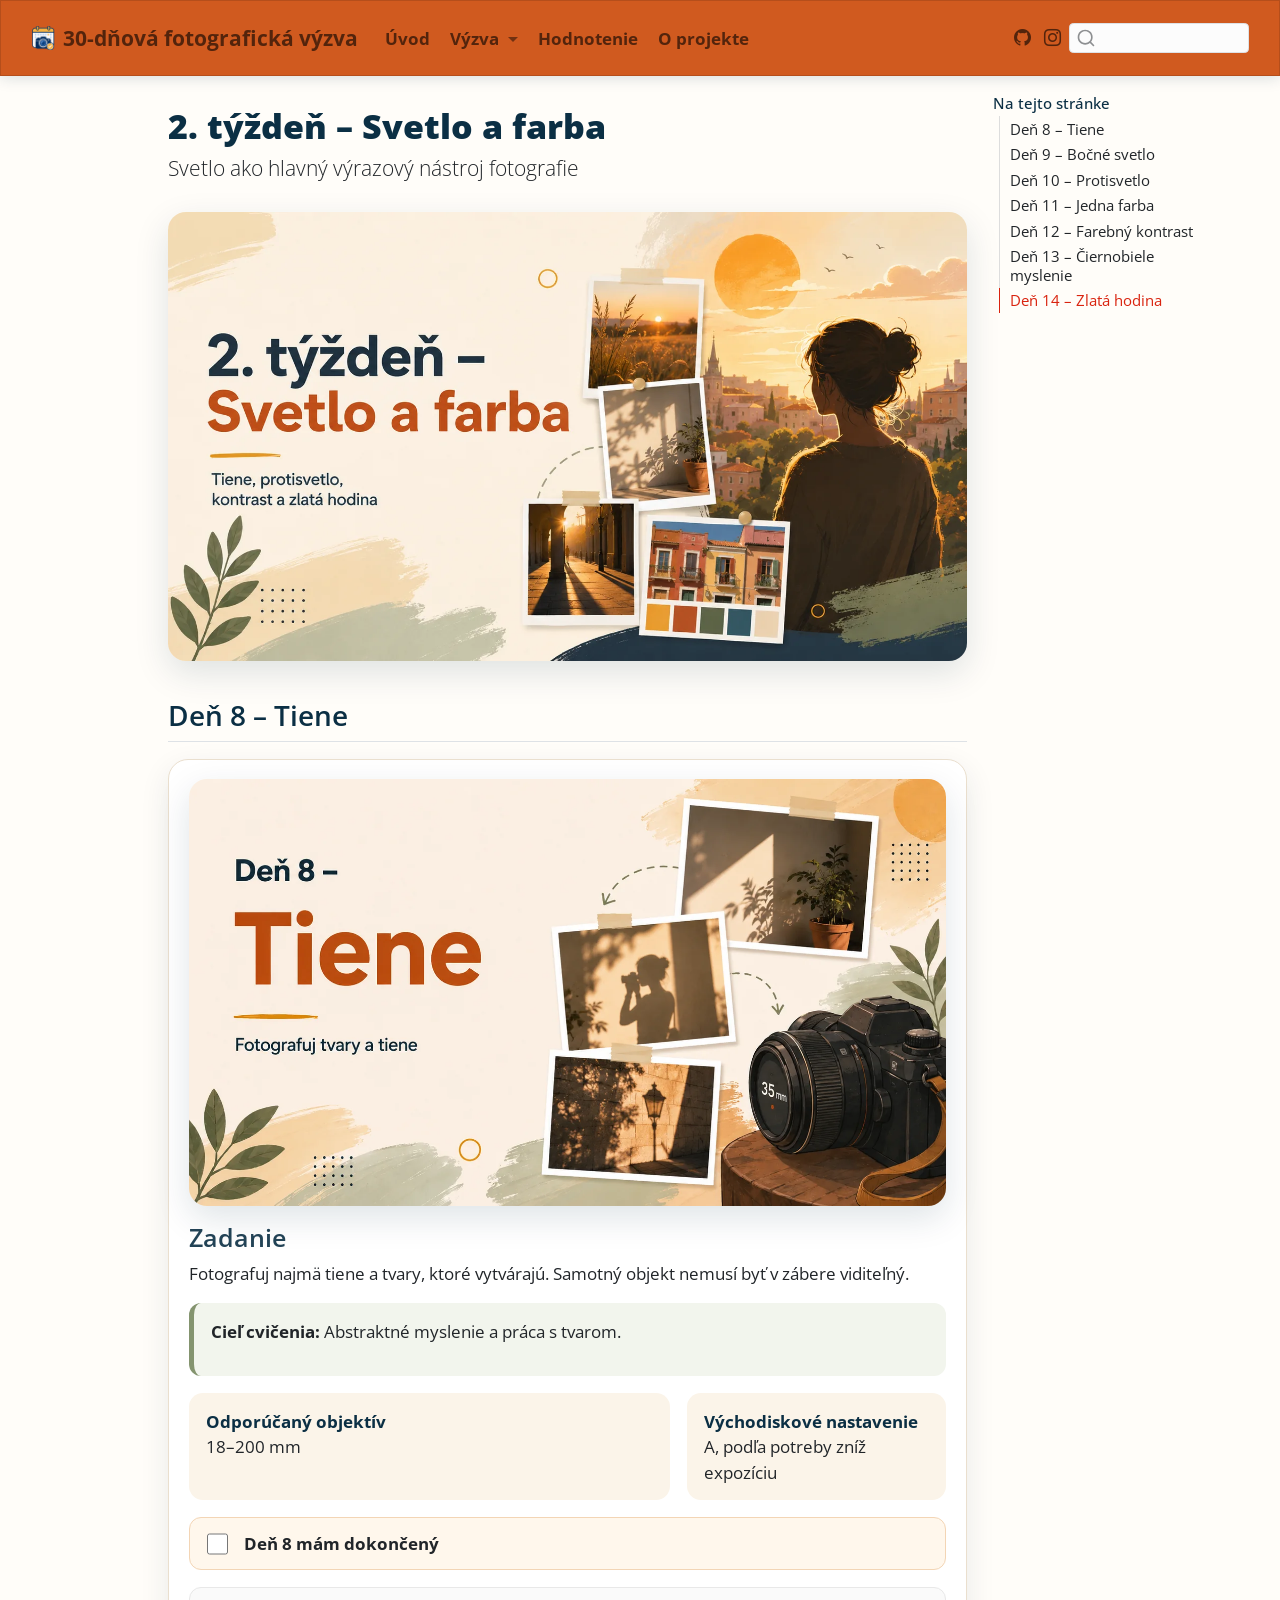
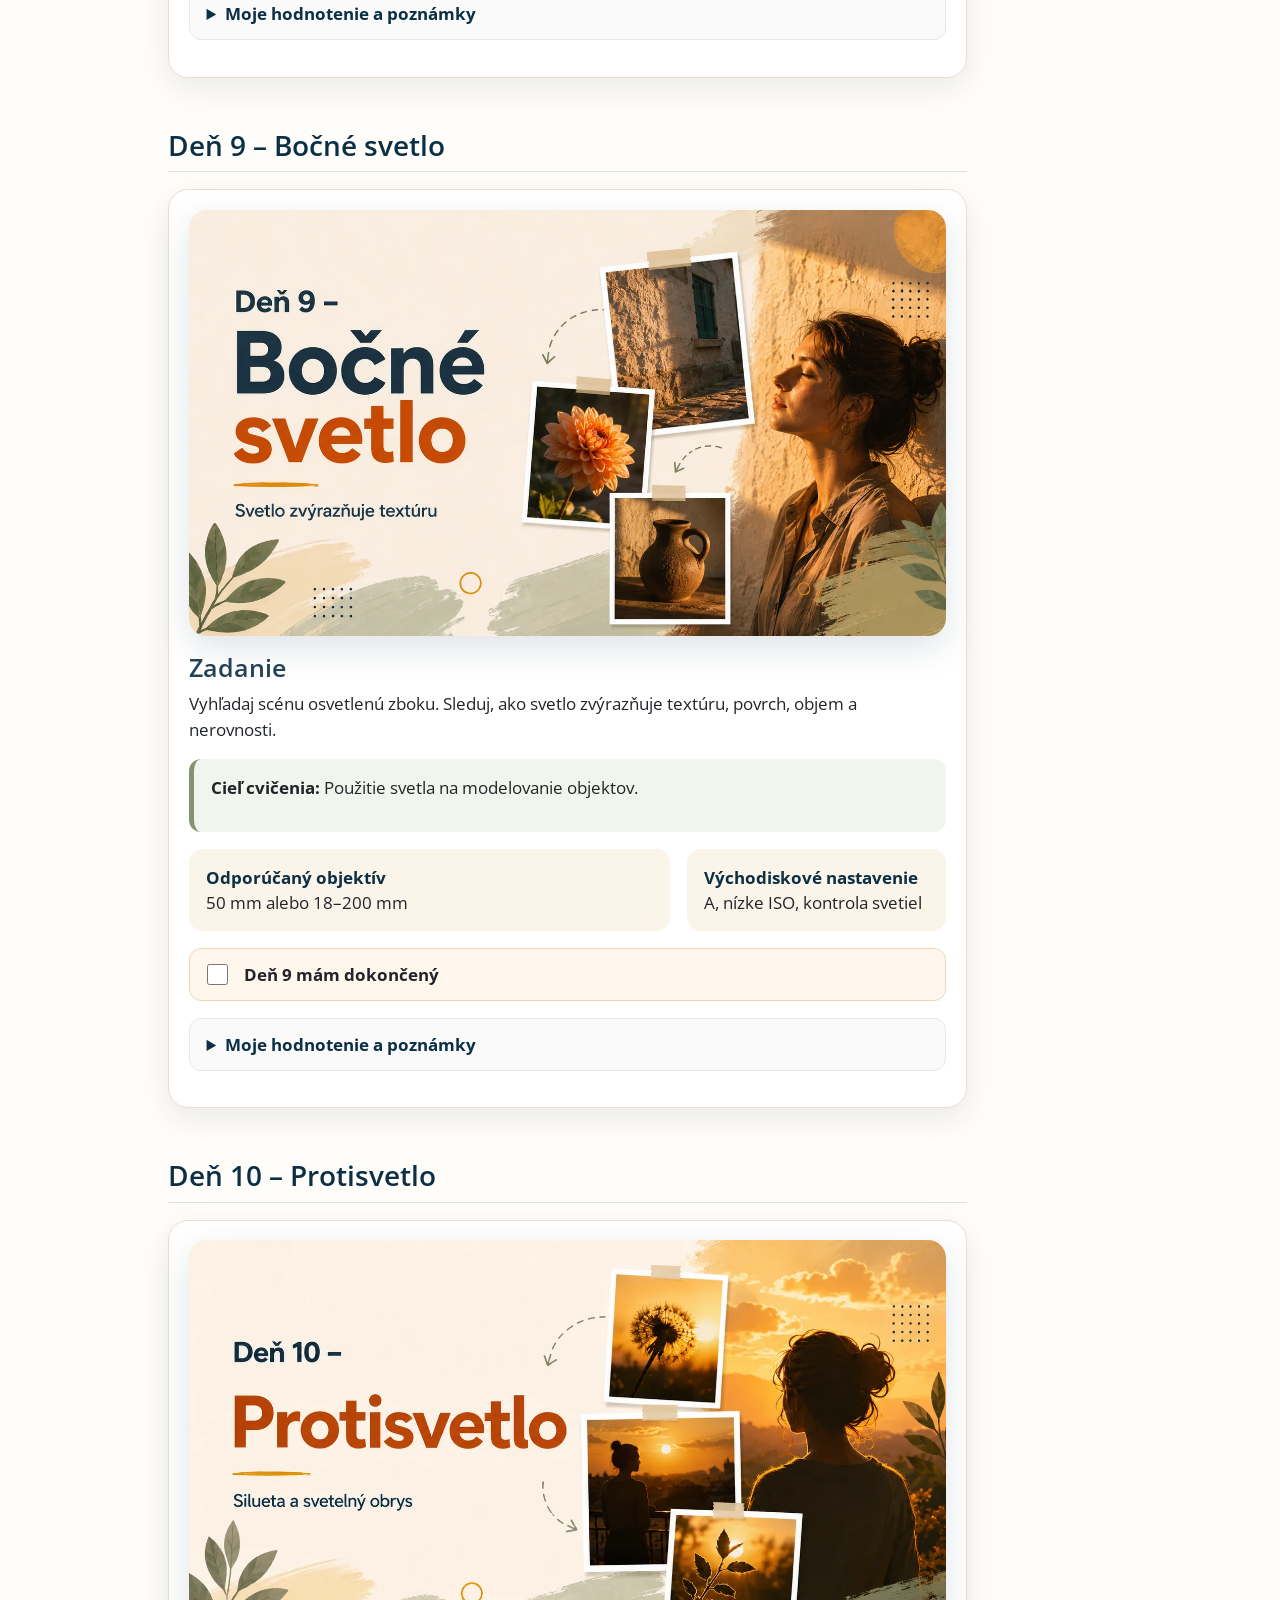
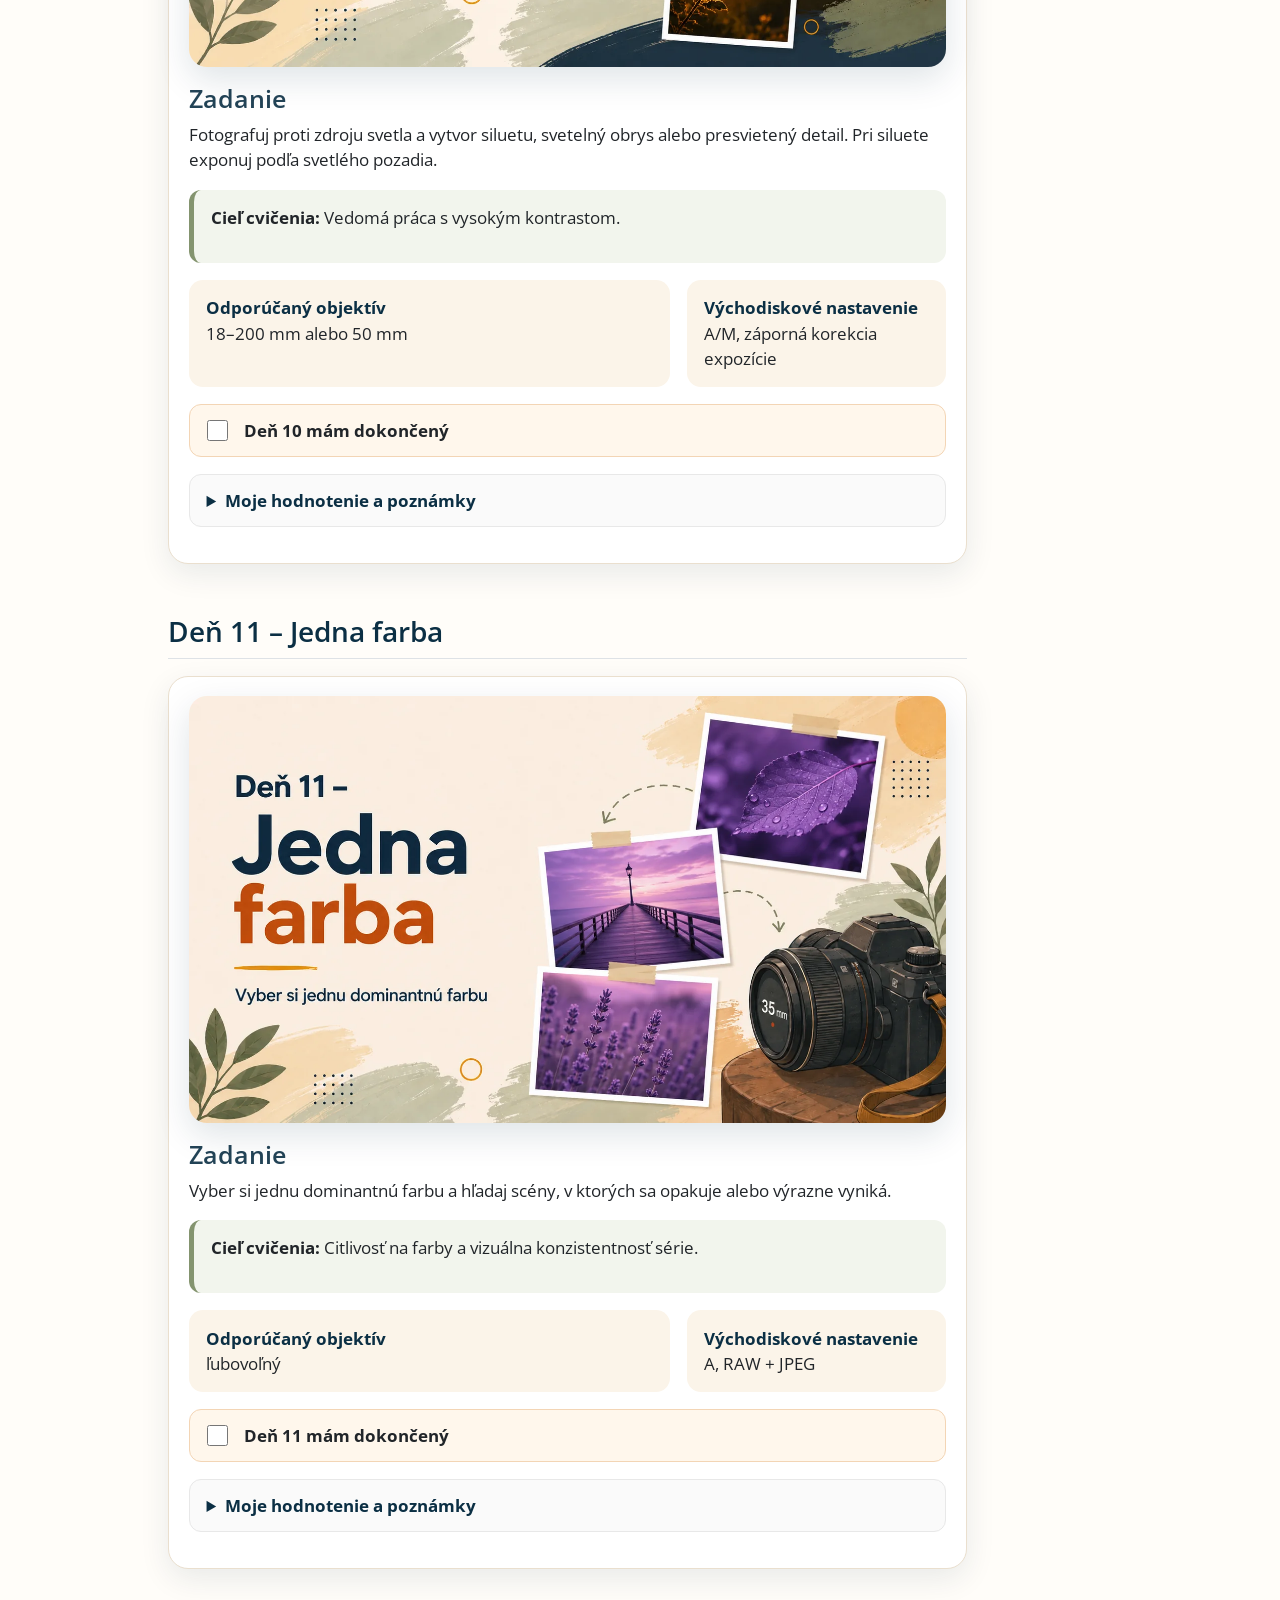
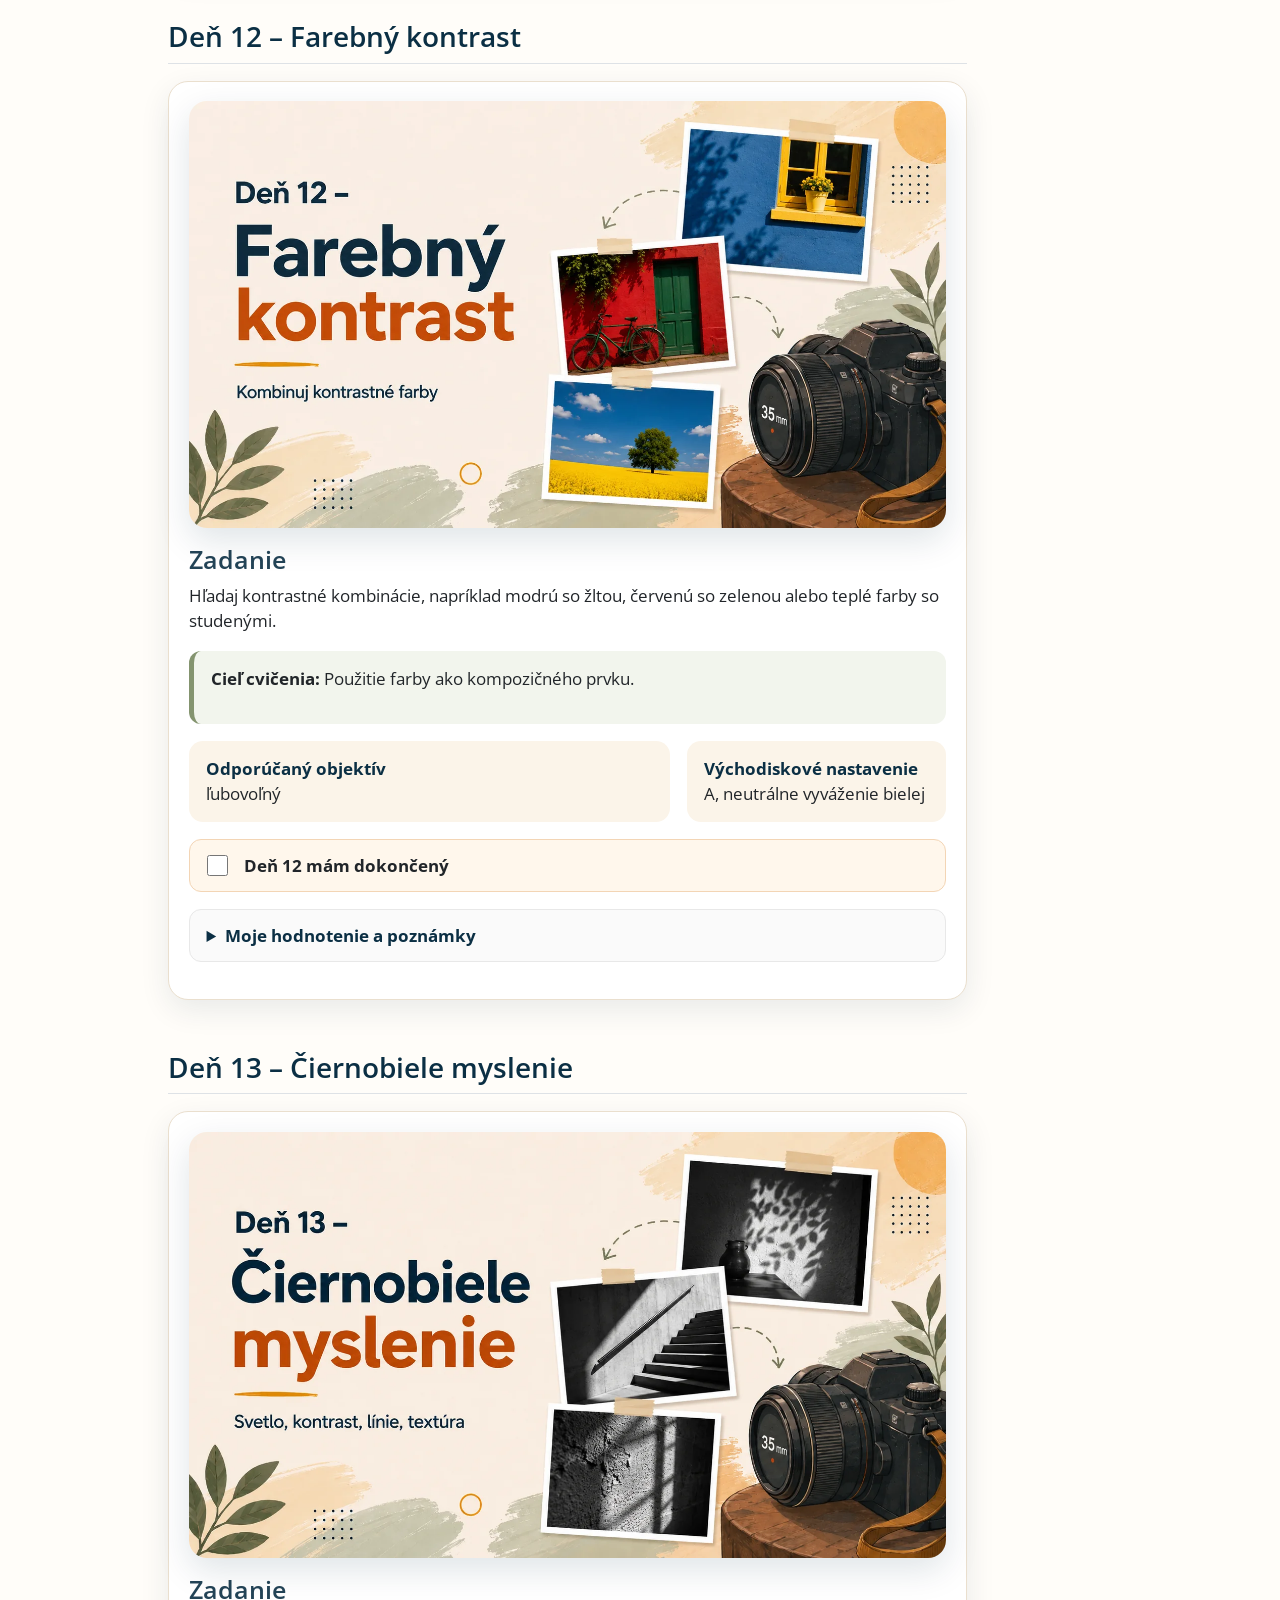
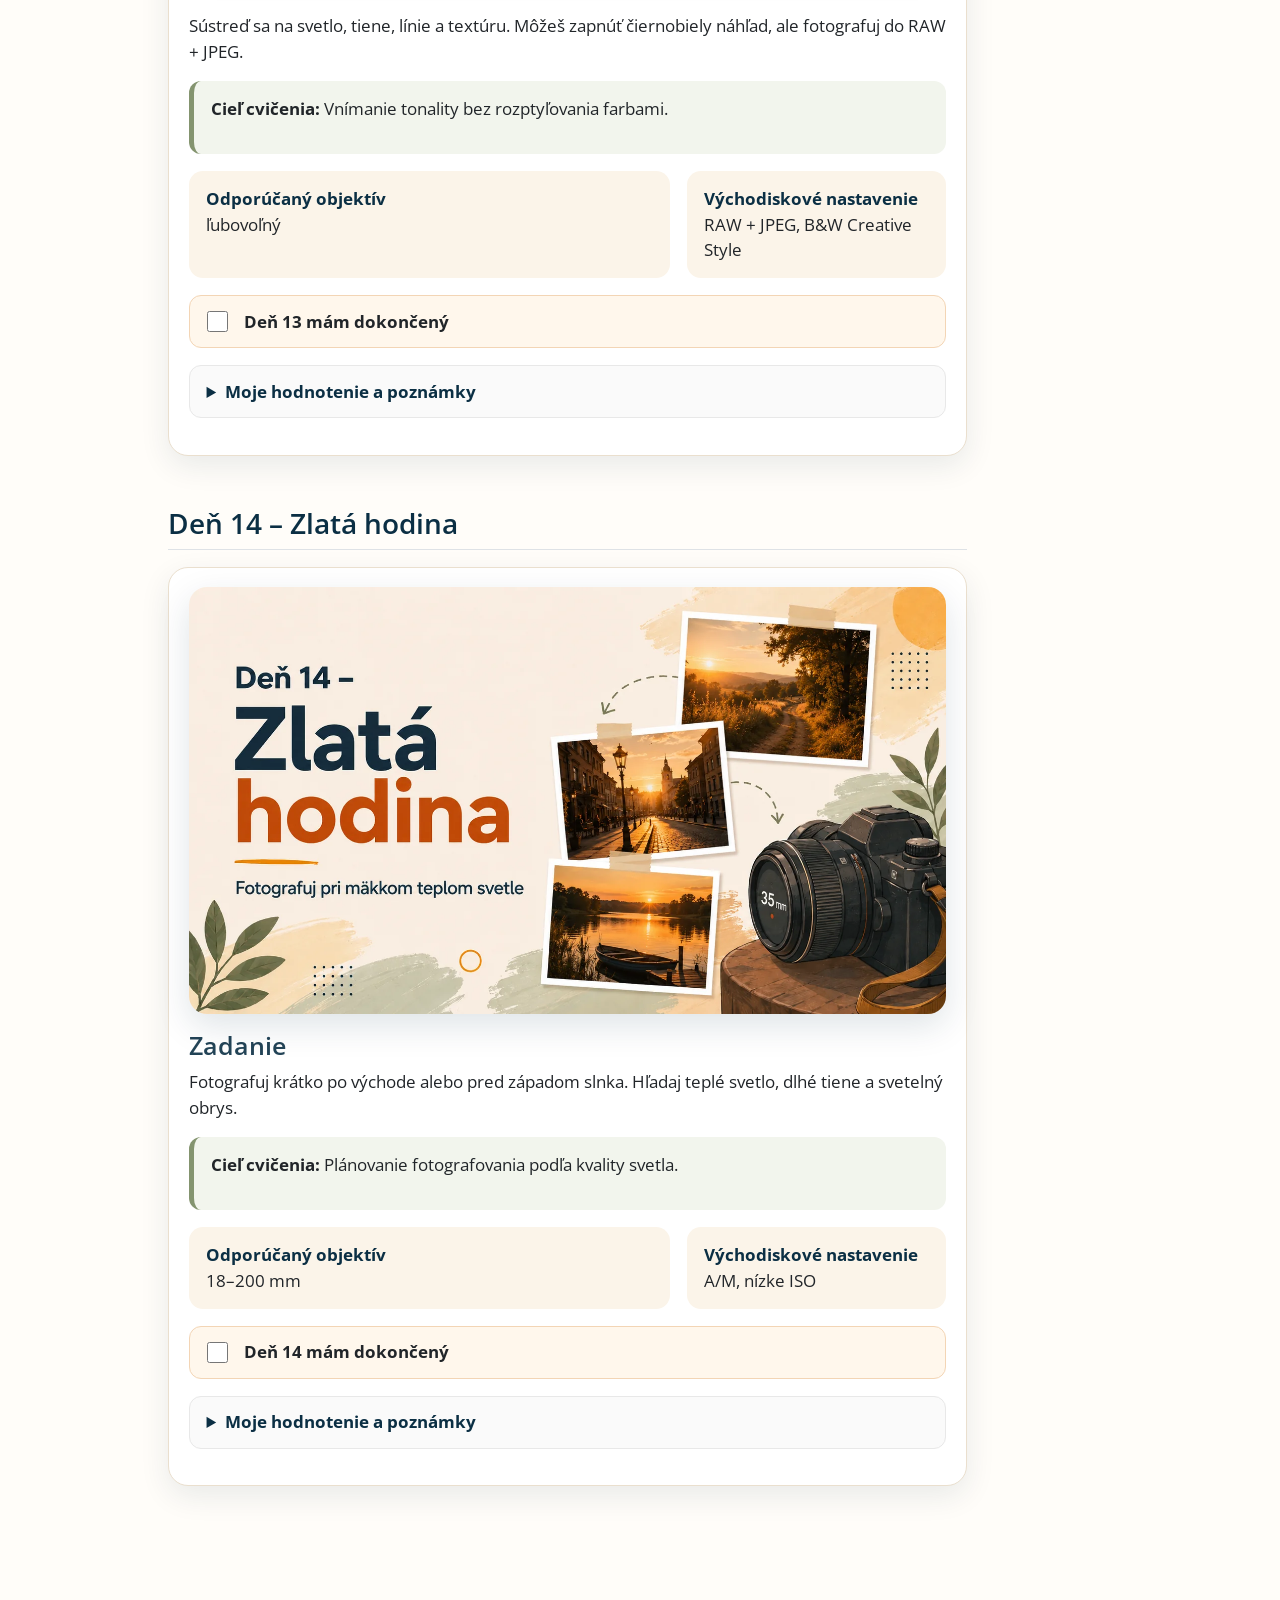
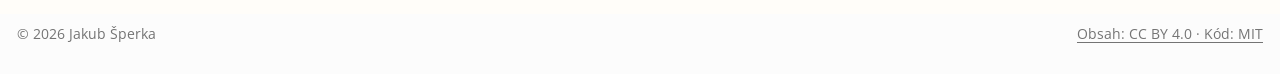
<file: tyzden-2.html>
<!DOCTYPE html>
<html xmlns="http://www.w3.org/1999/xhtml" lang="sk" xml:lang="sk"><head>

<meta charset="utf-8">
<meta name="generator" content="quarto-1.7.32">

<meta name="viewport" content="width=device-width, initial-scale=1.0, user-scalable=yes">


<title>2. týždeň – Svetlo a farba – 30-dňová fotografická výzva</title>
<style>
code{white-space: pre-wrap;}
span.smallcaps{font-variant: small-caps;}
div.columns{display: flex; gap: min(4vw, 1.5em);}
div.column{flex: auto; overflow-x: auto;}
div.hanging-indent{margin-left: 1.5em; text-indent: -1.5em;}
ul.task-list{list-style: none;}
ul.task-list li input[type="checkbox"] {
  width: 0.8em;
  margin: 0 0.8em 0.2em -1em; /* quarto-specific, see https://github.com/quarto-dev/quarto-cli/issues/4556 */ 
  vertical-align: middle;
}
</style>


<script src="site_libs/quarto-nav/quarto-nav.js"></script>
<script src="site_libs/quarto-nav/headroom.min.js"></script>
<script src="site_libs/clipboard/clipboard.min.js"></script>
<script src="site_libs/quarto-search/autocomplete.umd.js"></script>
<script src="site_libs/quarto-search/fuse.min.js"></script>
<script src="site_libs/quarto-search/quarto-search.js"></script>
<meta name="quarto:offset" content="./">
<link href="./images/favicon.png" rel="icon" type="image/png">
<script src="site_libs/quarto-html/quarto.js" type="module"></script>
<script src="site_libs/quarto-html/tabsets/tabsets.js" type="module"></script>
<script src="site_libs/quarto-html/popper.min.js"></script>
<script src="site_libs/quarto-html/tippy.umd.min.js"></script>
<script src="site_libs/quarto-html/anchor.min.js"></script>
<link href="site_libs/quarto-html/tippy.css" rel="stylesheet">
<link href="site_libs/quarto-html/quarto-syntax-highlighting-d9589ad4e98504035195c70aa99e1e7d.css" rel="stylesheet" id="quarto-text-highlighting-styles">
<script src="site_libs/bootstrap/bootstrap.min.js"></script>
<link href="site_libs/bootstrap/bootstrap-icons.css" rel="stylesheet">
<link href="site_libs/bootstrap/bootstrap-efb8512b6cea32f8d0bc0d24f6ad0fca.min.css" rel="stylesheet" append-hash="true" id="quarto-bootstrap" data-mode="light">
<script id="quarto-search-options" type="application/json">{
  "location": "navbar",
  "copy-button": false,
  "collapse-after": 3,
  "panel-placement": "end",
  "type": "textbox",
  "limit": 50,
  "keyboard-shortcut": [
    "f",
    "/",
    "s"
  ],
  "language": {
    "search-no-results-text": "Žiadne výsledky",
    "search-matching-documents-text": "zhodné dokumenty",
    "search-copy-link-title": "Skopírovať odkaz pre vyhľadávanie",
    "search-hide-matches-text": "Skryť ďalšie výsledky",
    "search-more-match-text": "ďalší výsledok v tomto dokumente",
    "search-more-matches-text": "ďalších výsledkov v tomto dokumente",
    "search-clear-button-title": "Vymazať",
    "search-text-placeholder": "",
    "search-detached-cancel-button-title": "Zrušiť",
    "search-submit-button-title": "Odoslať",
    "search-label": "Hľadať"
  }
}</script>
<style>html{ scroll-behavior: smooth; }</style>


<link rel="stylesheet" href="styles.css">
<link rel="stylesheet" href="notes-export.css">
<meta property="og:title" content="2. týždeň – Svetlo a farba – 30-dňová fotografická výzva">
<meta property="og:description" content="Svetlo ako hlavný výrazový nástroj fotografie">
<meta property="og:image" content="images/week2.webp">
<meta property="og:site_name" content="**30-dňová fotografická výzva**">
<meta name="twitter:title" content="2. týždeň – Svetlo a farba – 30-dňová fotografická výzva">
<meta name="twitter:description" content="Svetlo ako hlavný výrazový nástroj fotografie">
<meta name="twitter:image" content="images/week2.webp">
<meta name="twitter:card" content="summary_large_image">
</head>

<body class="nav-fixed quarto-light">

<div id="quarto-search-results"></div>
  <header id="quarto-header" class="headroom fixed-top">
    <nav class="navbar navbar-expand-lg " data-bs-theme="dark">
      <div class="navbar-container container-fluid">
      <div class="navbar-brand-container mx-auto">
    <a href="./index.html" class="navbar-brand navbar-brand-logo">
    <img src="./images/favicon.png" alt="Logo fotografickej výzvy" class="navbar-logo">
    </a>
    <a class="navbar-brand" href="./index.html">
    <span class="navbar-title"><strong>30-dňová fotografická výzva</strong></span>
    </a>
  </div>
            <div id="quarto-search" class="" title="Hľadať"></div>
          <button class="navbar-toggler" type="button" data-bs-toggle="collapse" data-bs-target="#navbarCollapse" aria-controls="navbarCollapse" role="menu" aria-expanded="false" aria-label="Prepnúť navigáciu" onclick="if (window.quartoToggleHeadroom) { window.quartoToggleHeadroom(); }">
  <span class="navbar-toggler-icon"></span>
</button>
          <div class="collapse navbar-collapse" id="navbarCollapse">
            <ul class="navbar-nav navbar-nav-scroll me-auto">
  <li class="nav-item">
    <a class="nav-link" href="./index.html"> 
<span class="menu-text"><strong>Úvod</strong></span></a>
  </li>  
  <li class="nav-item dropdown ">
    <a class="nav-link dropdown-toggle" href="#" id="nav-menu-výzva" role="link" data-bs-toggle="dropdown" aria-expanded="false">
 <span class="menu-text"><strong>Výzva</strong></span>
    </a>
    <ul class="dropdown-menu" aria-labelledby="nav-menu-výzva">    
        <li>
    <a class="dropdown-item" href="./tyzden-1.html">
 <span class="dropdown-text">1. týždeň – Kompozícia</span></a>
  </li>  
        <li>
    <a class="dropdown-item" href="./tyzden-2.html">
 <span class="dropdown-text">2. týždeň – Svetlo a farba</span></a>
  </li>  
        <li>
    <a class="dropdown-item" href="./tyzden-3.html">
 <span class="dropdown-text">3. týždeň – Perspektíva a technika</span></a>
  </li>  
        <li>
    <a class="dropdown-item" href="./tyzden-4.html">
 <span class="dropdown-text">4. týždeň – Kreativita a príbeh</span></a>
  </li>  
        <li>
    <a class="dropdown-item" href="./zaver.html">
 <span class="dropdown-text">Záverečné dni</span></a>
  </li>  
    </ul>
  </li>
  <li class="nav-item">
    <a class="nav-link" href="./hodnotenie.html"> 
<span class="menu-text"><strong>Hodnotenie</strong></span></a>
  </li>  
  <li class="nav-item">
    <a class="nav-link" href="./o-projekte.html"> 
<span class="menu-text"><strong>O projekte</strong></span></a>
  </li>  
</ul>
          </div> <!-- /navcollapse -->
            <div class="quarto-navbar-tools">
    <a href="https://github.com/JakubSperka/fotograficka_vyzva" title="" class="quarto-navigation-tool px-1" aria-label=""><i class="bi bi-github"></i></a>
    <a href="https://www.instagram.com/jakub.sperka/" title="" class="quarto-navigation-tool px-1" aria-label=""><i class="bi bi-instagram"></i></a>
</div>
      </div> <!-- /container-fluid -->
    </nav>
</header>
<!-- content -->
<div id="quarto-content" class="quarto-container page-columns page-rows-contents page-layout-article page-navbar">
<!-- sidebar -->
<!-- margin-sidebar -->
    <div id="quarto-margin-sidebar" class="sidebar margin-sidebar">
        <nav id="TOC" role="doc-toc" class="toc-active">
    <h2 id="toc-title">Na tejto stránke</h2>
   
  <ul class="collapse">
  <li><a href="#den-8" id="toc-den-8" class="nav-link active" data-scroll-target="#den-8">Deň 8 – Tiene</a></li>
  <li><a href="#den-9" id="toc-den-9" class="nav-link" data-scroll-target="#den-9">Deň 9 – Bočné svetlo</a></li>
  <li><a href="#den-10" id="toc-den-10" class="nav-link" data-scroll-target="#den-10">Deň 10 – Protisvetlo</a></li>
  <li><a href="#den-11" id="toc-den-11" class="nav-link" data-scroll-target="#den-11">Deň 11 – Jedna farba</a></li>
  <li><a href="#den-12" id="toc-den-12" class="nav-link" data-scroll-target="#den-12">Deň 12 – Farebný kontrast</a></li>
  <li><a href="#den-13" id="toc-den-13" class="nav-link" data-scroll-target="#den-13">Deň 13 – Čiernobiele myslenie</a></li>
  <li><a href="#den-14" id="toc-den-14" class="nav-link" data-scroll-target="#den-14">Deň 14 – Zlatá hodina</a></li>
  </ul>
</nav>
    </div>
<!-- main -->
<main class="content" id="quarto-document-content">

<header id="title-block-header" class="quarto-title-block default">
<div class="quarto-title">
<h1 class="title">2. týždeň – Svetlo a farba</h1>
<p class="subtitle lead">Svetlo ako hlavný výrazový nástroj fotografie</p>
</div>



<div class="quarto-title-meta">

    
  
    
  </div>
  


</header>


<p><img src="images/week2.webp" class="week-image img-fluid" alt="Ilustračný obrázok: 2. týždeň – Svetlo a farba"></p>
<section id="den-8" class="level2">
<h2 class="anchored" data-anchor-id="den-8">Deň 8 – Tiene</h2>
<div class="day-card">
<p><img src="images/day08.webp" class="day-image img-fluid" alt="Ilustračný obrázok fotografickej úlohy Deň 8: Tiene"></p>
<section id="zadanie" class="level3">
<h3 class="anchored" data-anchor-id="zadanie">Zadanie</h3>
<p>Fotografuj najmä tiene a tvary, ktoré vytvárajú. Samotný objekt nemusí byť v zábere viditeľný.</p>
<div class="goal-box">
<p><strong>Cieľ cvičenia:</strong> Abstraktné myslenie a práca s tvarom.</p>
</div>
<div class="day-details">
<div class="info-box">
<strong>Odporúčaný objektív</strong><br>18–200 mm
</div>
<div class="info-box">
<strong>Východiskové nastavenie</strong><br>A, podľa potreby zníž expozíciu
</div>
</div>
<div class="day-status">
<input class="day-checkbox" data-day="8" type="checkbox" id="day-8"><label for="day-8">Deň 8 mám dokončený</label>
</div>
<details>
<summary>
Moje hodnotenie a poznámky
</summary>
<p>Pri hodnotení si polož otázky: Čo je hlavným objektom? Kam sa pozerám ako prvé? Čo funguje? Čo ruší? Čo by som pri opakovaní zmenil?</p>
<textarea class="day-notes" data-day="8" aria-label="Poznámky k dňu 8" placeholder="Napíš si sem poznámky k výslednej fotografii..."></textarea>
</details>
</section>
</div>
</section>
<section id="den-9" class="level2">
<h2 class="anchored" data-anchor-id="den-9">Deň 9 – Bočné svetlo</h2>
<div class="day-card">
<p><img src="images/day09.webp" class="day-image img-fluid" alt="Ilustračný obrázok fotografickej úlohy Deň 9: Bočné svetlo"></p>
<section id="zadanie-1" class="level3">
<h3 class="anchored" data-anchor-id="zadanie-1">Zadanie</h3>
<p>Vyhľadaj scénu osvetlenú zboku. Sleduj, ako svetlo zvýrazňuje textúru, povrch, objem a nerovnosti.</p>
<div class="goal-box">
<p><strong>Cieľ cvičenia:</strong> Použitie svetla na modelovanie objektov.</p>
</div>
<div class="day-details">
<div class="info-box">
<strong>Odporúčaný objektív</strong><br>50 mm alebo 18–200 mm
</div>
<div class="info-box">
<strong>Východiskové nastavenie</strong><br>A, nízke ISO, kontrola svetiel
</div>
</div>
<div class="day-status">
<input class="day-checkbox" data-day="9" type="checkbox" id="day-9"><label for="day-9">Deň 9 mám dokončený</label>
</div>
<details>
<summary>
Moje hodnotenie a poznámky
</summary>
<p>Pri hodnotení si polož otázky: Čo je hlavným objektom? Kam sa pozerám ako prvé? Čo funguje? Čo ruší? Čo by som pri opakovaní zmenil?</p>
<textarea class="day-notes" data-day="9" aria-label="Poznámky k dňu 9" placeholder="Napíš si sem poznámky k výslednej fotografii..."></textarea>
</details>
</section>
</div>
</section>
<section id="den-10" class="level2">
<h2 class="anchored" data-anchor-id="den-10">Deň 10 – Protisvetlo</h2>
<div class="day-card">
<p><img src="images/day10.webp" class="day-image img-fluid" alt="Ilustračný obrázok fotografickej úlohy Deň 10: Protisvetlo"></p>
<section id="zadanie-2" class="level3">
<h3 class="anchored" data-anchor-id="zadanie-2">Zadanie</h3>
<p>Fotografuj proti zdroju svetla a vytvor siluetu, svetelný obrys alebo presvietený detail. Pri siluete exponuj podľa svetlého pozadia.</p>
<div class="goal-box">
<p><strong>Cieľ cvičenia:</strong> Vedomá práca s vysokým kontrastom.</p>
</div>
<div class="day-details">
<div class="info-box">
<strong>Odporúčaný objektív</strong><br>18–200 mm alebo 50 mm
</div>
<div class="info-box">
<strong>Východiskové nastavenie</strong><br>A/M, záporná korekcia expozície
</div>
</div>
<div class="day-status">
<input class="day-checkbox" data-day="10" type="checkbox" id="day-10"><label for="day-10">Deň 10 mám dokončený</label>
</div>
<details>
<summary>
Moje hodnotenie a poznámky
</summary>
<p>Pri hodnotení si polož otázky: Čo je hlavným objektom? Kam sa pozerám ako prvé? Čo funguje? Čo ruší? Čo by som pri opakovaní zmenil?</p>
<textarea class="day-notes" data-day="10" aria-label="Poznámky k dňu 10" placeholder="Napíš si sem poznámky k výslednej fotografii..."></textarea>
</details>
</section>
</div>
</section>
<section id="den-11" class="level2">
<h2 class="anchored" data-anchor-id="den-11">Deň 11 – Jedna farba</h2>
<div class="day-card">
<p><img src="images/day11.webp" class="day-image img-fluid" alt="Ilustračný obrázok fotografickej úlohy Deň 11: Jedna farba"></p>
<section id="zadanie-3" class="level3">
<h3 class="anchored" data-anchor-id="zadanie-3">Zadanie</h3>
<p>Vyber si jednu dominantnú farbu a hľadaj scény, v ktorých sa opakuje alebo výrazne vyniká.</p>
<div class="goal-box">
<p><strong>Cieľ cvičenia:</strong> Citlivosť na farby a vizuálna konzistentnosť série.</p>
</div>
<div class="day-details">
<div class="info-box">
<strong>Odporúčaný objektív</strong><br>ľubovoľný
</div>
<div class="info-box">
<strong>Východiskové nastavenie</strong><br>A, RAW + JPEG
</div>
</div>
<div class="day-status">
<input class="day-checkbox" data-day="11" type="checkbox" id="day-11"><label for="day-11">Deň 11 mám dokončený</label>
</div>
<details>
<summary>
Moje hodnotenie a poznámky
</summary>
<p>Pri hodnotení si polož otázky: Čo je hlavným objektom? Kam sa pozerám ako prvé? Čo funguje? Čo ruší? Čo by som pri opakovaní zmenil?</p>
<textarea class="day-notes" data-day="11" aria-label="Poznámky k dňu 11" placeholder="Napíš si sem poznámky k výslednej fotografii..."></textarea>
</details>
</section>
</div>
</section>
<section id="den-12" class="level2">
<h2 class="anchored" data-anchor-id="den-12">Deň 12 – Farebný kontrast</h2>
<div class="day-card">
<p><img src="images/day12.webp" class="day-image img-fluid" alt="Ilustračný obrázok fotografickej úlohy Deň 12: Farebný kontrast"></p>
<section id="zadanie-4" class="level3">
<h3 class="anchored" data-anchor-id="zadanie-4">Zadanie</h3>
<p>Hľadaj kontrastné kombinácie, napríklad modrú so žltou, červenú so zelenou alebo teplé farby so studenými.</p>
<div class="goal-box">
<p><strong>Cieľ cvičenia:</strong> Použitie farby ako kompozičného prvku.</p>
</div>
<div class="day-details">
<div class="info-box">
<strong>Odporúčaný objektív</strong><br>ľubovoľný
</div>
<div class="info-box">
<strong>Východiskové nastavenie</strong><br>A, neutrálne vyváženie bielej
</div>
</div>
<div class="day-status">
<input class="day-checkbox" data-day="12" type="checkbox" id="day-12"><label for="day-12">Deň 12 mám dokončený</label>
</div>
<details>
<summary>
Moje hodnotenie a poznámky
</summary>
<p>Pri hodnotení si polož otázky: Čo je hlavným objektom? Kam sa pozerám ako prvé? Čo funguje? Čo ruší? Čo by som pri opakovaní zmenil?</p>
<textarea class="day-notes" data-day="12" aria-label="Poznámky k dňu 12" placeholder="Napíš si sem poznámky k výslednej fotografii..."></textarea>
</details>
</section>
</div>
</section>
<section id="den-13" class="level2">
<h2 class="anchored" data-anchor-id="den-13">Deň 13 – Čiernobiele myslenie</h2>
<div class="day-card">
<p><img src="images/day13.webp" class="day-image img-fluid" alt="Ilustračný obrázok fotografickej úlohy Deň 13: Čiernobiele myslenie"></p>
<section id="zadanie-5" class="level3">
<h3 class="anchored" data-anchor-id="zadanie-5">Zadanie</h3>
<p>Sústreď sa na svetlo, tiene, línie a textúru. Môžeš zapnúť čiernobiely náhľad, ale fotografuj do RAW + JPEG.</p>
<div class="goal-box">
<p><strong>Cieľ cvičenia:</strong> Vnímanie tonality bez rozptyľovania farbami.</p>
</div>
<div class="day-details">
<div class="info-box">
<strong>Odporúčaný objektív</strong><br>ľubovoľný
</div>
<div class="info-box">
<strong>Východiskové nastavenie</strong><br>RAW + JPEG, B&amp;W Creative Style
</div>
</div>
<div class="day-status">
<input class="day-checkbox" data-day="13" type="checkbox" id="day-13"><label for="day-13">Deň 13 mám dokončený</label>
</div>
<details>
<summary>
Moje hodnotenie a poznámky
</summary>
<p>Pri hodnotení si polož otázky: Čo je hlavným objektom? Kam sa pozerám ako prvé? Čo funguje? Čo ruší? Čo by som pri opakovaní zmenil?</p>
<textarea class="day-notes" data-day="13" aria-label="Poznámky k dňu 13" placeholder="Napíš si sem poznámky k výslednej fotografii..."></textarea>
</details>
</section>
</div>
</section>
<section id="den-14" class="level2">
<h2 class="anchored" data-anchor-id="den-14">Deň 14 – Zlatá hodina</h2>
<div class="day-card">
<p><img src="images/day14.webp" class="day-image img-fluid" alt="Ilustračný obrázok fotografickej úlohy Deň 14: Zlatá hodina"></p>
<section id="zadanie-6" class="level3">
<h3 class="anchored" data-anchor-id="zadanie-6">Zadanie</h3>
<p>Fotografuj krátko po východe alebo pred západom slnka. Hľadaj teplé svetlo, dlhé tiene a svetelný obrys.</p>
<div class="goal-box">
<p><strong>Cieľ cvičenia:</strong> Plánovanie fotografovania podľa kvality svetla.</p>
</div>
<div class="day-details">
<div class="info-box">
<strong>Odporúčaný objektív</strong><br>18–200 mm
</div>
<div class="info-box">
<strong>Východiskové nastavenie</strong><br>A/M, nízke ISO
</div>
</div>
<div class="day-status">
<input class="day-checkbox" data-day="14" type="checkbox" id="day-14"><label for="day-14">Deň 14 mám dokončený</label>
</div>
<details>
<summary>
Moje hodnotenie a poznámky
</summary>
<p>Pri hodnotení si polož otázky: Čo je hlavným objektom? Kam sa pozerám ako prvé? Čo funguje? Čo ruší? Čo by som pri opakovaní zmenil?</p>
<textarea class="day-notes" data-day="14" aria-label="Poznámky k dňu 14" placeholder="Napíš si sem poznámky k výslednej fotografii..."></textarea>
</details>
</section>
</div>


</section>

<a onclick="window.scrollTo(0, 0); return false;" role="button" id="quarto-back-to-top"><i class="bi bi-arrow-up"></i> Späť na začiatok</a></main> <!-- /main -->
<script src="assets/challenge.js" defer=""></script>
<script src="assets/notes-export.js" defer=""></script>
<script id="quarto-html-after-body" type="application/javascript">
  window.document.addEventListener("DOMContentLoaded", function (event) {
    const icon = "";
    const anchorJS = new window.AnchorJS();
    anchorJS.options = {
      placement: 'right',
      icon: icon
    };
    anchorJS.add('.anchored');
    const isCodeAnnotation = (el) => {
      for (const clz of el.classList) {
        if (clz.startsWith('code-annotation-')) {                     
          return true;
        }
      }
      return false;
    }
    const onCopySuccess = function(e) {
      // button target
      const button = e.trigger;
      // don't keep focus
      button.blur();
      // flash "checked"
      button.classList.add('code-copy-button-checked');
      var currentTitle = button.getAttribute("title");
      button.setAttribute("title", "Skopírované!");
      let tooltip;
      if (window.bootstrap) {
        button.setAttribute("data-bs-toggle", "tooltip");
        button.setAttribute("data-bs-placement", "left");
        button.setAttribute("data-bs-title", "Skopírované!");
        tooltip = new bootstrap.Tooltip(button, 
          { trigger: "manual", 
            customClass: "code-copy-button-tooltip",
            offset: [0, -8]});
        tooltip.show();    
      }
      setTimeout(function() {
        if (tooltip) {
          tooltip.hide();
          button.removeAttribute("data-bs-title");
          button.removeAttribute("data-bs-toggle");
          button.removeAttribute("data-bs-placement");
        }
        button.setAttribute("title", currentTitle);
        button.classList.remove('code-copy-button-checked');
      }, 1000);
      // clear code selection
      e.clearSelection();
    }
    const getTextToCopy = function(trigger) {
        const codeEl = trigger.previousElementSibling.cloneNode(true);
        for (const childEl of codeEl.children) {
          if (isCodeAnnotation(childEl)) {
            childEl.remove();
          }
        }
        return codeEl.innerText;
    }
    const clipboard = new window.ClipboardJS('.code-copy-button:not([data-in-quarto-modal])', {
      text: getTextToCopy
    });
    clipboard.on('success', onCopySuccess);
    if (window.document.getElementById('quarto-embedded-source-code-modal')) {
      const clipboardModal = new window.ClipboardJS('.code-copy-button[data-in-quarto-modal]', {
        text: getTextToCopy,
        container: window.document.getElementById('quarto-embedded-source-code-modal')
      });
      clipboardModal.on('success', onCopySuccess);
    }
      var localhostRegex = new RegExp(/^(?:http|https):\/\/localhost\:?[0-9]*\//);
      var mailtoRegex = new RegExp(/^mailto:/);
        var filterRegex = new RegExp('/' + window.location.host + '/');
      var isInternal = (href) => {
          return filterRegex.test(href) || localhostRegex.test(href) || mailtoRegex.test(href);
      }
      // Inspect non-navigation links and adorn them if external
     var links = window.document.querySelectorAll('a[href]:not(.nav-link):not(.navbar-brand):not(.toc-action):not(.sidebar-link):not(.sidebar-item-toggle):not(.pagination-link):not(.no-external):not([aria-hidden]):not(.dropdown-item):not(.quarto-navigation-tool):not(.about-link)');
      for (var i=0; i<links.length; i++) {
        const link = links[i];
        if (!isInternal(link.href)) {
          // undo the damage that might have been done by quarto-nav.js in the case of
          // links that we want to consider external
          if (link.dataset.originalHref !== undefined) {
            link.href = link.dataset.originalHref;
          }
            // target, if specified
            link.setAttribute("target", "_blank");
            if (link.getAttribute("rel") === null) {
              link.setAttribute("rel", "noopener");
            }
        }
      }
    function tippyHover(el, contentFn, onTriggerFn, onUntriggerFn) {
      const config = {
        allowHTML: true,
        maxWidth: 500,
        delay: 100,
        arrow: false,
        appendTo: function(el) {
            return el.parentElement;
        },
        interactive: true,
        interactiveBorder: 10,
        theme: 'quarto',
        placement: 'bottom-start',
      };
      if (contentFn) {
        config.content = contentFn;
      }
      if (onTriggerFn) {
        config.onTrigger = onTriggerFn;
      }
      if (onUntriggerFn) {
        config.onUntrigger = onUntriggerFn;
      }
      window.tippy(el, config); 
    }
    const noterefs = window.document.querySelectorAll('a[role="doc-noteref"]');
    for (var i=0; i<noterefs.length; i++) {
      const ref = noterefs[i];
      tippyHover(ref, function() {
        // use id or data attribute instead here
        let href = ref.getAttribute('data-footnote-href') || ref.getAttribute('href');
        try { href = new URL(href).hash; } catch {}
        const id = href.replace(/^#\/?/, "");
        const note = window.document.getElementById(id);
        if (note) {
          return note.innerHTML;
        } else {
          return "";
        }
      });
    }
    const xrefs = window.document.querySelectorAll('a.quarto-xref');
    const processXRef = (id, note) => {
      // Strip column container classes
      const stripColumnClz = (el) => {
        el.classList.remove("page-full", "page-columns");
        if (el.children) {
          for (const child of el.children) {
            stripColumnClz(child);
          }
        }
      }
      stripColumnClz(note)
      if (id === null || id.startsWith('sec-')) {
        // Special case sections, only their first couple elements
        const container = document.createElement("div");
        if (note.children && note.children.length > 2) {
          container.appendChild(note.children[0].cloneNode(true));
          for (let i = 1; i < note.children.length; i++) {
            const child = note.children[i];
            if (child.tagName === "P" && child.innerText === "") {
              continue;
            } else {
              container.appendChild(child.cloneNode(true));
              break;
            }
          }
          if (window.Quarto?.typesetMath) {
            window.Quarto.typesetMath(container);
          }
          return container.innerHTML
        } else {
          if (window.Quarto?.typesetMath) {
            window.Quarto.typesetMath(note);
          }
          return note.innerHTML;
        }
      } else {
        // Remove any anchor links if they are present
        const anchorLink = note.querySelector('a.anchorjs-link');
        if (anchorLink) {
          anchorLink.remove();
        }
        if (window.Quarto?.typesetMath) {
          window.Quarto.typesetMath(note);
        }
        if (note.classList.contains("callout")) {
          return note.outerHTML;
        } else {
          return note.innerHTML;
        }
      }
    }
    for (var i=0; i<xrefs.length; i++) {
      const xref = xrefs[i];
      tippyHover(xref, undefined, function(instance) {
        instance.disable();
        let url = xref.getAttribute('href');
        let hash = undefined; 
        if (url.startsWith('#')) {
          hash = url;
        } else {
          try { hash = new URL(url).hash; } catch {}
        }
        if (hash) {
          const id = hash.replace(/^#\/?/, "");
          const note = window.document.getElementById(id);
          if (note !== null) {
            try {
              const html = processXRef(id, note.cloneNode(true));
              instance.setContent(html);
            } finally {
              instance.enable();
              instance.show();
            }
          } else {
            // See if we can fetch this
            fetch(url.split('#')[0])
            .then(res => res.text())
            .then(html => {
              const parser = new DOMParser();
              const htmlDoc = parser.parseFromString(html, "text/html");
              const note = htmlDoc.getElementById(id);
              if (note !== null) {
                const html = processXRef(id, note);
                instance.setContent(html);
              } 
            }).finally(() => {
              instance.enable();
              instance.show();
            });
          }
        } else {
          // See if we can fetch a full url (with no hash to target)
          // This is a special case and we should probably do some content thinning / targeting
          fetch(url)
          .then(res => res.text())
          .then(html => {
            const parser = new DOMParser();
            const htmlDoc = parser.parseFromString(html, "text/html");
            const note = htmlDoc.querySelector('main.content');
            if (note !== null) {
              // This should only happen for chapter cross references
              // (since there is no id in the URL)
              // remove the first header
              if (note.children.length > 0 && note.children[0].tagName === "HEADER") {
                note.children[0].remove();
              }
              const html = processXRef(null, note);
              instance.setContent(html);
            } 
          }).finally(() => {
            instance.enable();
            instance.show();
          });
        }
      }, function(instance) {
      });
    }
        let selectedAnnoteEl;
        const selectorForAnnotation = ( cell, annotation) => {
          let cellAttr = 'data-code-cell="' + cell + '"';
          let lineAttr = 'data-code-annotation="' +  annotation + '"';
          const selector = 'span[' + cellAttr + '][' + lineAttr + ']';
          return selector;
        }
        const selectCodeLines = (annoteEl) => {
          const doc = window.document;
          const targetCell = annoteEl.getAttribute("data-target-cell");
          const targetAnnotation = annoteEl.getAttribute("data-target-annotation");
          const annoteSpan = window.document.querySelector(selectorForAnnotation(targetCell, targetAnnotation));
          const lines = annoteSpan.getAttribute("data-code-lines").split(",");
          const lineIds = lines.map((line) => {
            return targetCell + "-" + line;
          })
          let top = null;
          let height = null;
          let parent = null;
          if (lineIds.length > 0) {
              //compute the position of the single el (top and bottom and make a div)
              const el = window.document.getElementById(lineIds[0]);
              top = el.offsetTop;
              height = el.offsetHeight;
              parent = el.parentElement.parentElement;
            if (lineIds.length > 1) {
              const lastEl = window.document.getElementById(lineIds[lineIds.length - 1]);
              const bottom = lastEl.offsetTop + lastEl.offsetHeight;
              height = bottom - top;
            }
            if (top !== null && height !== null && parent !== null) {
              // cook up a div (if necessary) and position it 
              let div = window.document.getElementById("code-annotation-line-highlight");
              if (div === null) {
                div = window.document.createElement("div");
                div.setAttribute("id", "code-annotation-line-highlight");
                div.style.position = 'absolute';
                parent.appendChild(div);
              }
              div.style.top = top - 2 + "px";
              div.style.height = height + 4 + "px";
              div.style.left = 0;
              let gutterDiv = window.document.getElementById("code-annotation-line-highlight-gutter");
              if (gutterDiv === null) {
                gutterDiv = window.document.createElement("div");
                gutterDiv.setAttribute("id", "code-annotation-line-highlight-gutter");
                gutterDiv.style.position = 'absolute';
                const codeCell = window.document.getElementById(targetCell);
                const gutter = codeCell.querySelector('.code-annotation-gutter');
                gutter.appendChild(gutterDiv);
              }
              gutterDiv.style.top = top - 2 + "px";
              gutterDiv.style.height = height + 4 + "px";
            }
            selectedAnnoteEl = annoteEl;
          }
        };
        const unselectCodeLines = () => {
          const elementsIds = ["code-annotation-line-highlight", "code-annotation-line-highlight-gutter"];
          elementsIds.forEach((elId) => {
            const div = window.document.getElementById(elId);
            if (div) {
              div.remove();
            }
          });
          selectedAnnoteEl = undefined;
        };
          // Handle positioning of the toggle
      window.addEventListener(
        "resize",
        throttle(() => {
          elRect = undefined;
          if (selectedAnnoteEl) {
            selectCodeLines(selectedAnnoteEl);
          }
        }, 10)
      );
      function throttle(fn, ms) {
      let throttle = false;
      let timer;
        return (...args) => {
          if(!throttle) { // first call gets through
              fn.apply(this, args);
              throttle = true;
          } else { // all the others get throttled
              if(timer) clearTimeout(timer); // cancel #2
              timer = setTimeout(() => {
                fn.apply(this, args);
                timer = throttle = false;
              }, ms);
          }
        };
      }
        // Attach click handler to the DT
        const annoteDls = window.document.querySelectorAll('dt[data-target-cell]');
        for (const annoteDlNode of annoteDls) {
          annoteDlNode.addEventListener('click', (event) => {
            const clickedEl = event.target;
            if (clickedEl !== selectedAnnoteEl) {
              unselectCodeLines();
              const activeEl = window.document.querySelector('dt[data-target-cell].code-annotation-active');
              if (activeEl) {
                activeEl.classList.remove('code-annotation-active');
              }
              selectCodeLines(clickedEl);
              clickedEl.classList.add('code-annotation-active');
            } else {
              // Unselect the line
              unselectCodeLines();
              clickedEl.classList.remove('code-annotation-active');
            }
          });
        }
    const findCites = (el) => {
      const parentEl = el.parentElement;
      if (parentEl) {
        const cites = parentEl.dataset.cites;
        if (cites) {
          return {
            el,
            cites: cites.split(' ')
          };
        } else {
          return findCites(el.parentElement)
        }
      } else {
        return undefined;
      }
    };
    var bibliorefs = window.document.querySelectorAll('a[role="doc-biblioref"]');
    for (var i=0; i<bibliorefs.length; i++) {
      const ref = bibliorefs[i];
      const citeInfo = findCites(ref);
      if (citeInfo) {
        tippyHover(citeInfo.el, function() {
          var popup = window.document.createElement('div');
          citeInfo.cites.forEach(function(cite) {
            var citeDiv = window.document.createElement('div');
            citeDiv.classList.add('hanging-indent');
            citeDiv.classList.add('csl-entry');
            var biblioDiv = window.document.getElementById('ref-' + cite);
            if (biblioDiv) {
              citeDiv.innerHTML = biblioDiv.innerHTML;
            }
            popup.appendChild(citeDiv);
          });
          return popup.innerHTML;
        });
      }
    }
  });
  </script>
</div> <!-- /content -->
<footer class="footer">
  <div class="nav-footer">
    <div class="nav-footer-left">
<p>© 2026 Jakub Šperka</p>
</div>   
    <div class="nav-footer-center">
      &nbsp;
    </div>
    <div class="nav-footer-right">
<p><a href="./o-projekte.html#licencia">Obsah: CC BY 4.0 · Kód: MIT</a></p>
</div>
  </div>
</footer>




<script src="site_libs/quarto-html/zenscroll-min.js"></script>
</body></html>
</file>
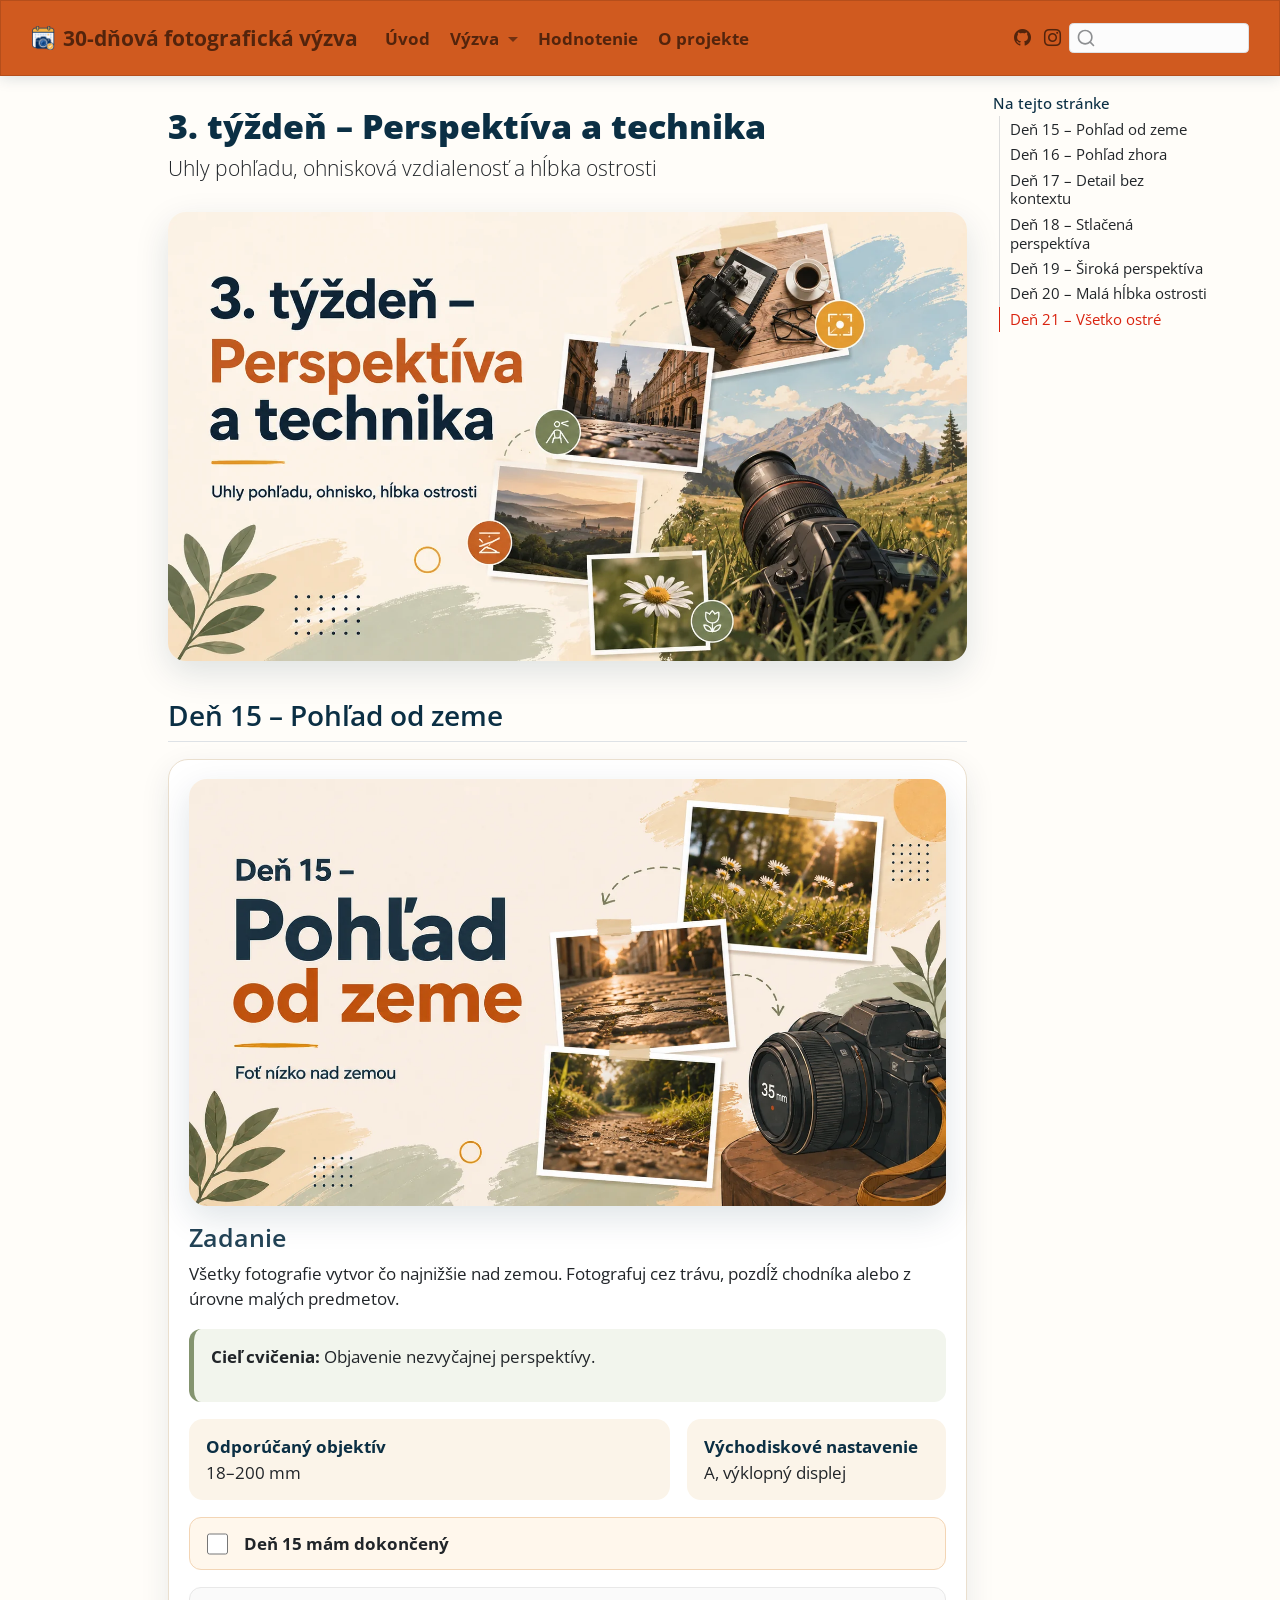
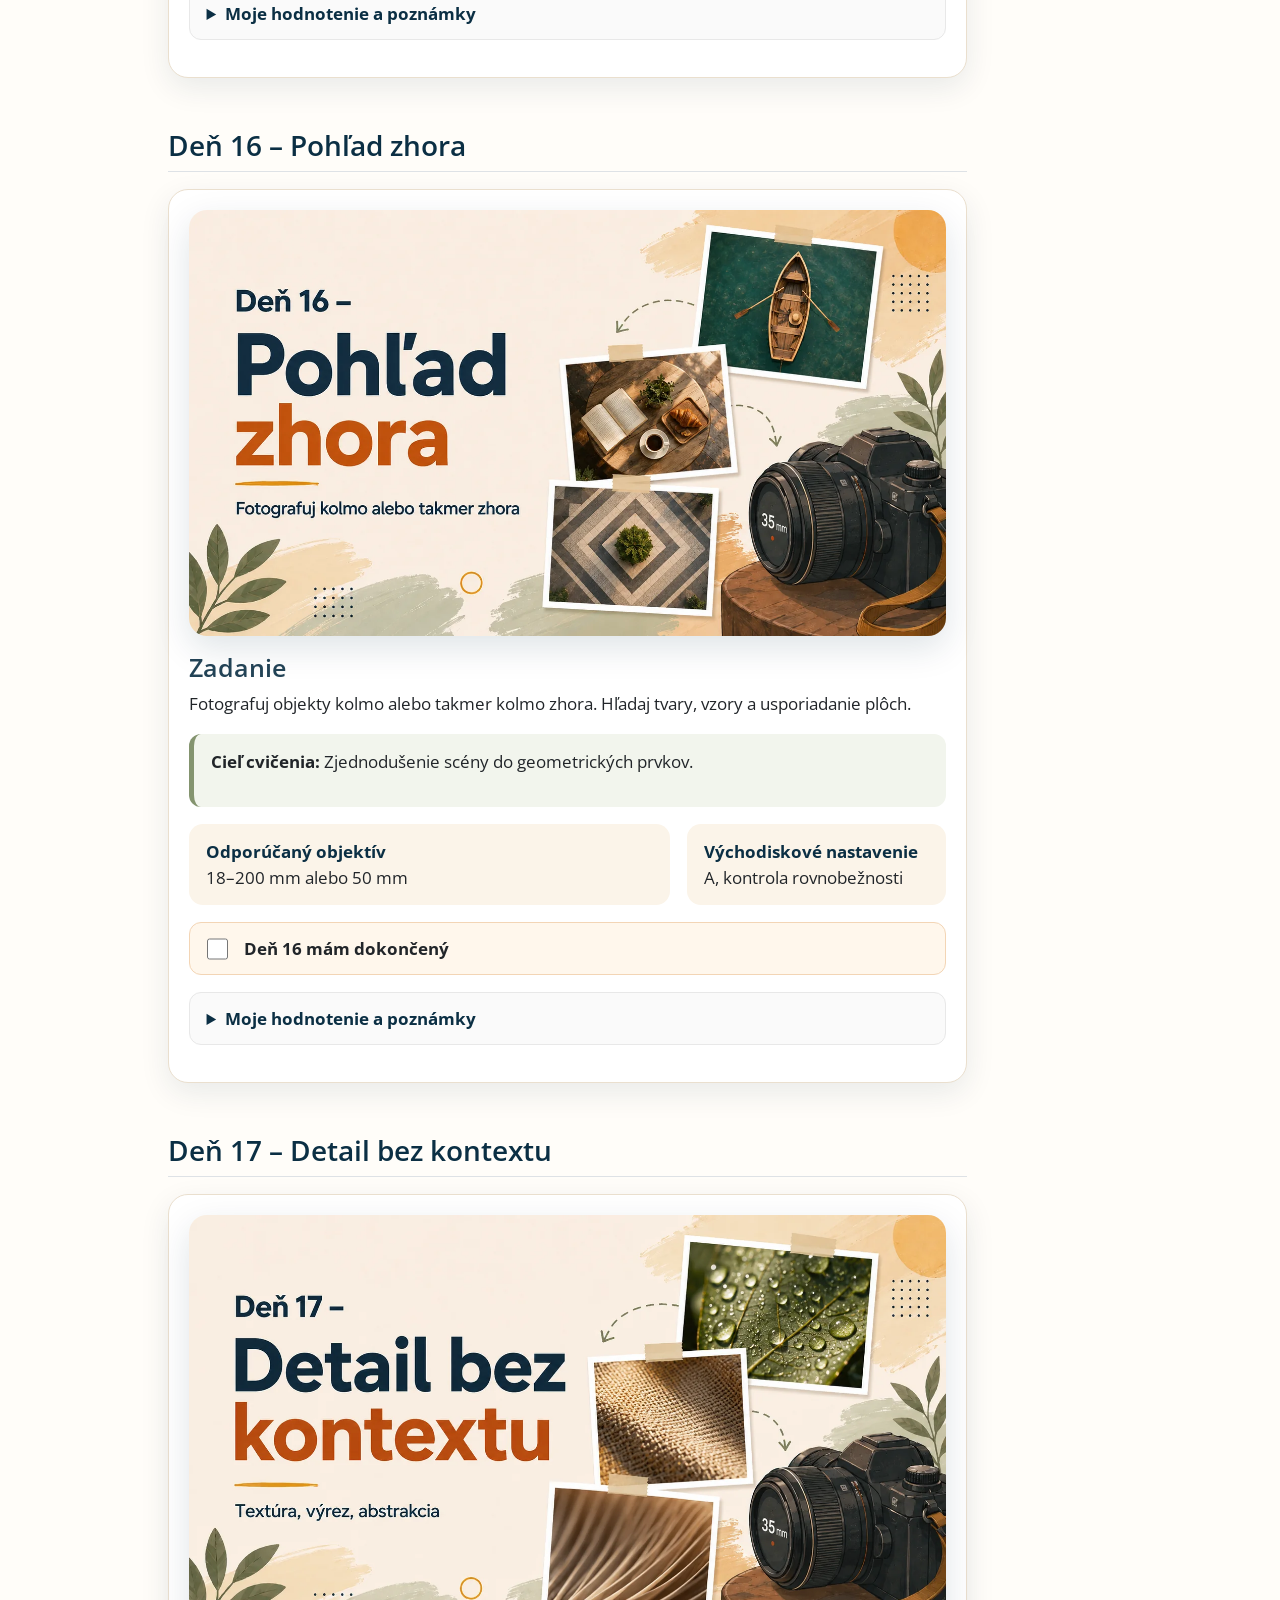
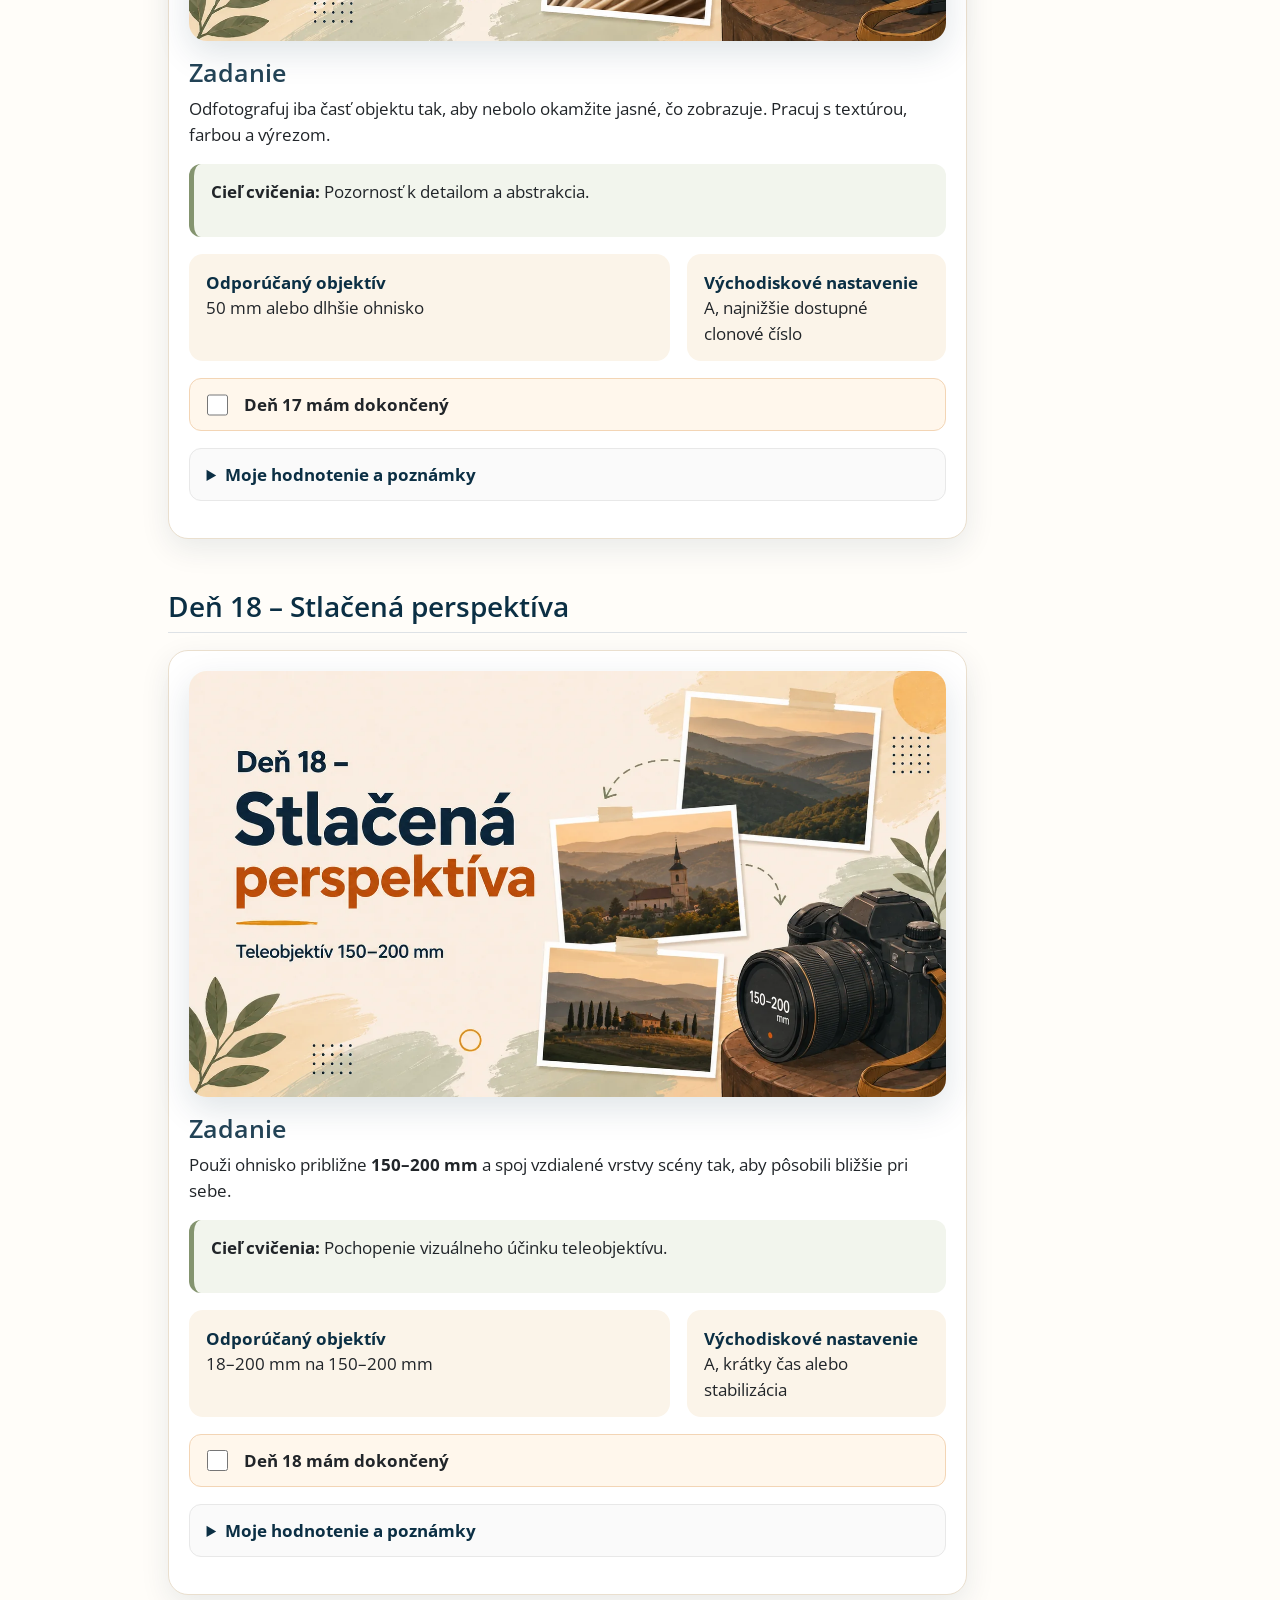
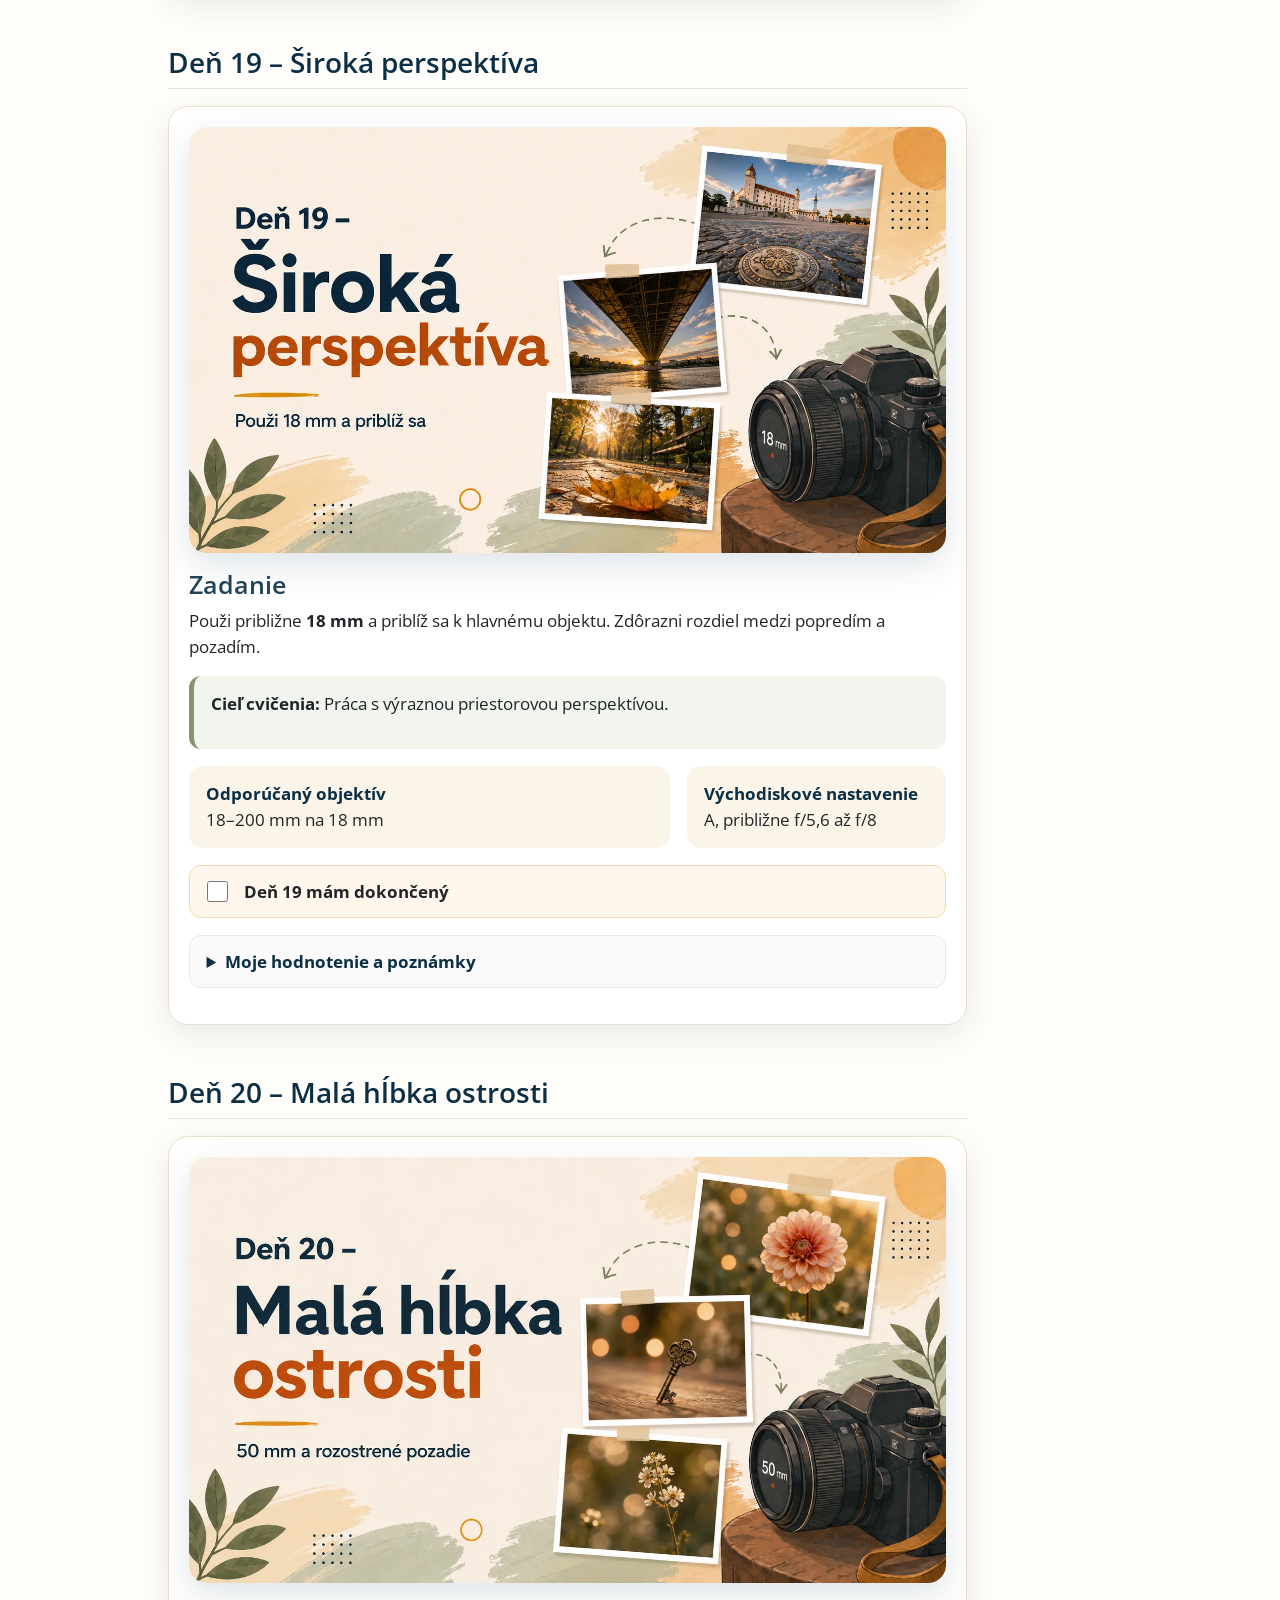
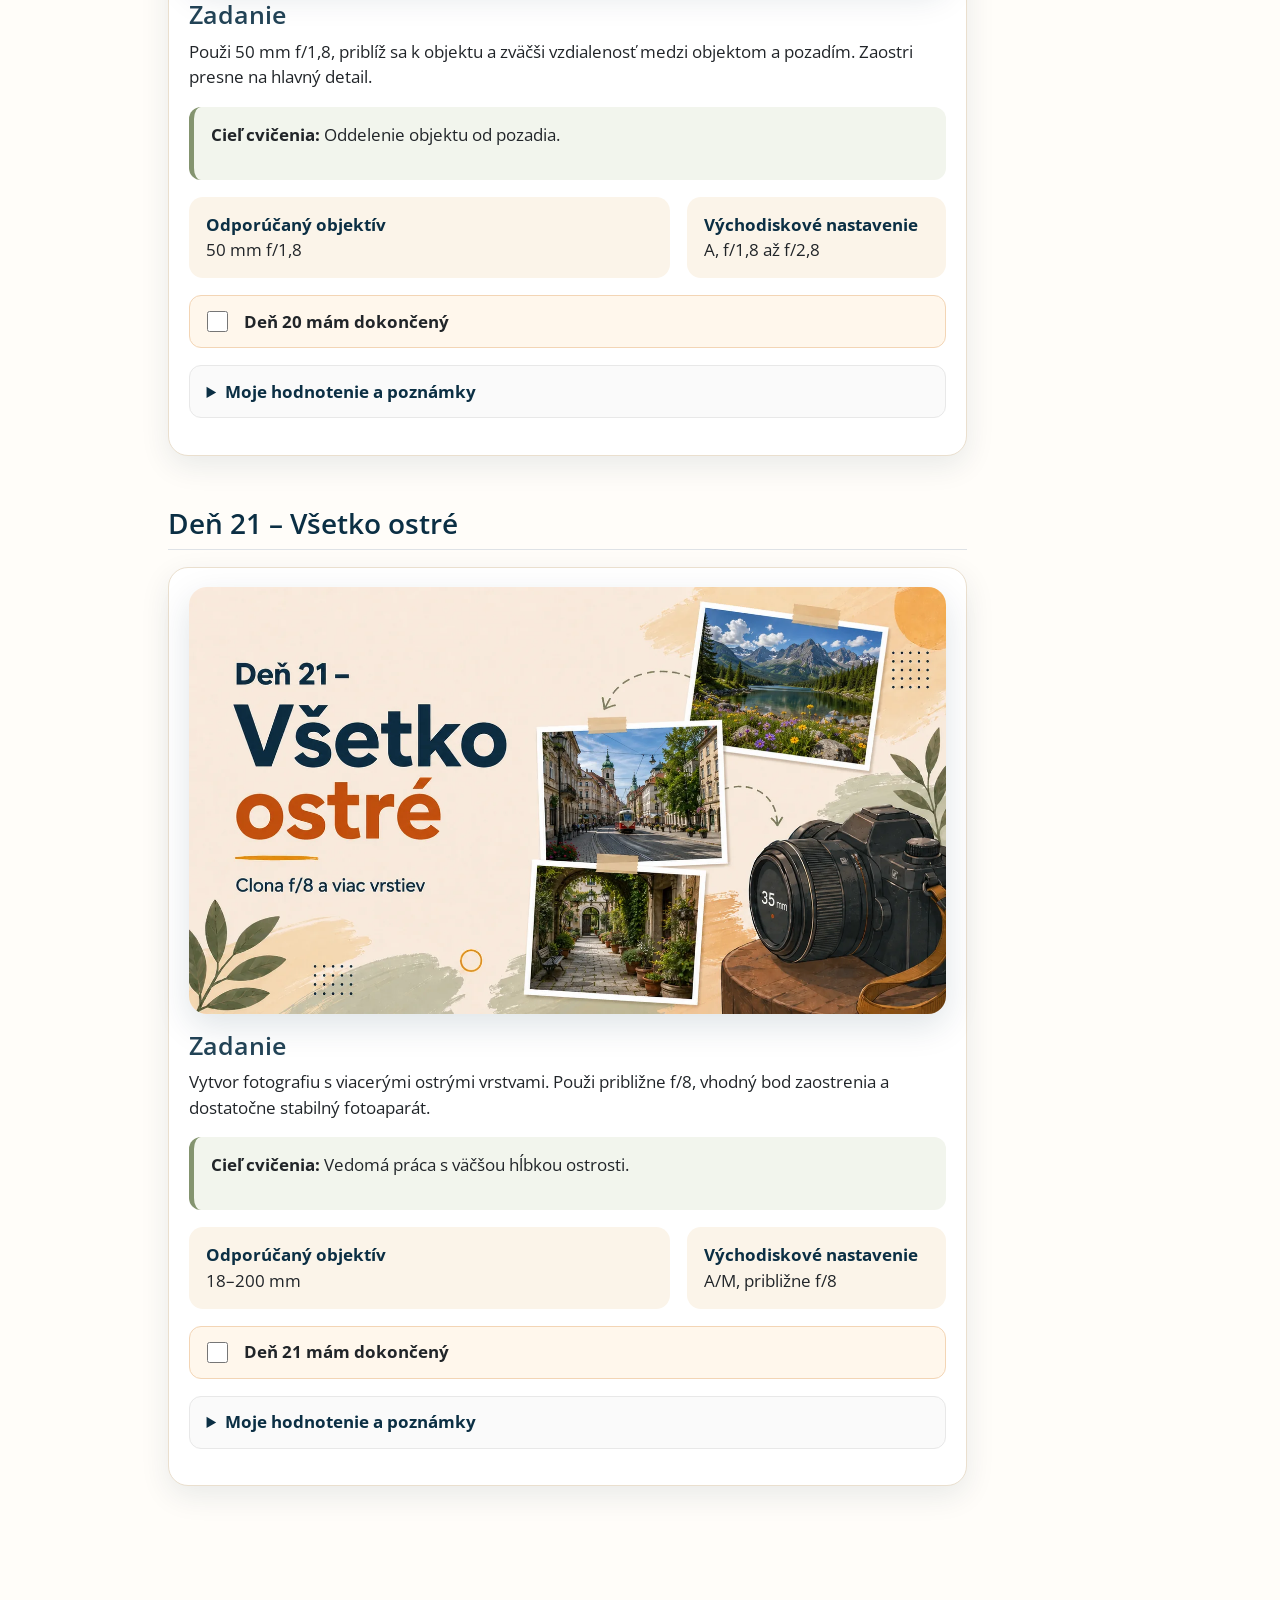
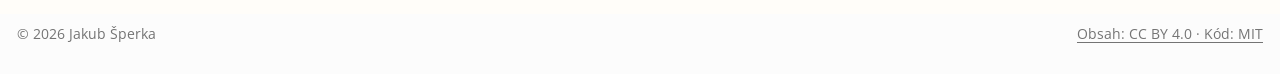
<file: tyzden-3.html>
<!DOCTYPE html>
<html xmlns="http://www.w3.org/1999/xhtml" lang="sk" xml:lang="sk"><head>

<meta charset="utf-8">
<meta name="generator" content="quarto-1.7.32">

<meta name="viewport" content="width=device-width, initial-scale=1.0, user-scalable=yes">


<title>3. týždeň – Perspektíva a technika – 30-dňová fotografická výzva</title>
<style>
code{white-space: pre-wrap;}
span.smallcaps{font-variant: small-caps;}
div.columns{display: flex; gap: min(4vw, 1.5em);}
div.column{flex: auto; overflow-x: auto;}
div.hanging-indent{margin-left: 1.5em; text-indent: -1.5em;}
ul.task-list{list-style: none;}
ul.task-list li input[type="checkbox"] {
  width: 0.8em;
  margin: 0 0.8em 0.2em -1em; /* quarto-specific, see https://github.com/quarto-dev/quarto-cli/issues/4556 */ 
  vertical-align: middle;
}
</style>


<script src="site_libs/quarto-nav/quarto-nav.js"></script>
<script src="site_libs/quarto-nav/headroom.min.js"></script>
<script src="site_libs/clipboard/clipboard.min.js"></script>
<script src="site_libs/quarto-search/autocomplete.umd.js"></script>
<script src="site_libs/quarto-search/fuse.min.js"></script>
<script src="site_libs/quarto-search/quarto-search.js"></script>
<meta name="quarto:offset" content="./">
<link href="./images/favicon.png" rel="icon" type="image/png">
<script src="site_libs/quarto-html/quarto.js" type="module"></script>
<script src="site_libs/quarto-html/tabsets/tabsets.js" type="module"></script>
<script src="site_libs/quarto-html/popper.min.js"></script>
<script src="site_libs/quarto-html/tippy.umd.min.js"></script>
<script src="site_libs/quarto-html/anchor.min.js"></script>
<link href="site_libs/quarto-html/tippy.css" rel="stylesheet">
<link href="site_libs/quarto-html/quarto-syntax-highlighting-d9589ad4e98504035195c70aa99e1e7d.css" rel="stylesheet" id="quarto-text-highlighting-styles">
<script src="site_libs/bootstrap/bootstrap.min.js"></script>
<link href="site_libs/bootstrap/bootstrap-icons.css" rel="stylesheet">
<link href="site_libs/bootstrap/bootstrap-efb8512b6cea32f8d0bc0d24f6ad0fca.min.css" rel="stylesheet" append-hash="true" id="quarto-bootstrap" data-mode="light">
<script id="quarto-search-options" type="application/json">{
  "location": "navbar",
  "copy-button": false,
  "collapse-after": 3,
  "panel-placement": "end",
  "type": "textbox",
  "limit": 50,
  "keyboard-shortcut": [
    "f",
    "/",
    "s"
  ],
  "language": {
    "search-no-results-text": "Žiadne výsledky",
    "search-matching-documents-text": "zhodné dokumenty",
    "search-copy-link-title": "Skopírovať odkaz pre vyhľadávanie",
    "search-hide-matches-text": "Skryť ďalšie výsledky",
    "search-more-match-text": "ďalší výsledok v tomto dokumente",
    "search-more-matches-text": "ďalších výsledkov v tomto dokumente",
    "search-clear-button-title": "Vymazať",
    "search-text-placeholder": "",
    "search-detached-cancel-button-title": "Zrušiť",
    "search-submit-button-title": "Odoslať",
    "search-label": "Hľadať"
  }
}</script>
<style>html{ scroll-behavior: smooth; }</style>


<link rel="stylesheet" href="styles.css">
<link rel="stylesheet" href="notes-export.css">
<meta property="og:title" content="3. týždeň – Perspektíva a technika – 30-dňová fotografická výzva">
<meta property="og:description" content="Uhly pohľadu, ohnisková vzdialenosť a hĺbka ostrosti">
<meta property="og:image" content="images/week3.webp">
<meta property="og:site_name" content="**30-dňová fotografická výzva**">
<meta name="twitter:title" content="3. týždeň – Perspektíva a technika – 30-dňová fotografická výzva">
<meta name="twitter:description" content="Uhly pohľadu, ohnisková vzdialenosť a hĺbka ostrosti">
<meta name="twitter:image" content="images/week3.webp">
<meta name="twitter:card" content="summary_large_image">
</head>

<body class="nav-fixed quarto-light">

<div id="quarto-search-results"></div>
  <header id="quarto-header" class="headroom fixed-top">
    <nav class="navbar navbar-expand-lg " data-bs-theme="dark">
      <div class="navbar-container container-fluid">
      <div class="navbar-brand-container mx-auto">
    <a href="./index.html" class="navbar-brand navbar-brand-logo">
    <img src="./images/favicon.png" alt="Logo fotografickej výzvy" class="navbar-logo">
    </a>
    <a class="navbar-brand" href="./index.html">
    <span class="navbar-title"><strong>30-dňová fotografická výzva</strong></span>
    </a>
  </div>
            <div id="quarto-search" class="" title="Hľadať"></div>
          <button class="navbar-toggler" type="button" data-bs-toggle="collapse" data-bs-target="#navbarCollapse" aria-controls="navbarCollapse" role="menu" aria-expanded="false" aria-label="Prepnúť navigáciu" onclick="if (window.quartoToggleHeadroom) { window.quartoToggleHeadroom(); }">
  <span class="navbar-toggler-icon"></span>
</button>
          <div class="collapse navbar-collapse" id="navbarCollapse">
            <ul class="navbar-nav navbar-nav-scroll me-auto">
  <li class="nav-item">
    <a class="nav-link" href="./index.html"> 
<span class="menu-text"><strong>Úvod</strong></span></a>
  </li>  
  <li class="nav-item dropdown ">
    <a class="nav-link dropdown-toggle" href="#" id="nav-menu-výzva" role="link" data-bs-toggle="dropdown" aria-expanded="false">
 <span class="menu-text"><strong>Výzva</strong></span>
    </a>
    <ul class="dropdown-menu" aria-labelledby="nav-menu-výzva">    
        <li>
    <a class="dropdown-item" href="./tyzden-1.html">
 <span class="dropdown-text">1. týždeň – Kompozícia</span></a>
  </li>  
        <li>
    <a class="dropdown-item" href="./tyzden-2.html">
 <span class="dropdown-text">2. týždeň – Svetlo a farba</span></a>
  </li>  
        <li>
    <a class="dropdown-item" href="./tyzden-3.html">
 <span class="dropdown-text">3. týždeň – Perspektíva a technika</span></a>
  </li>  
        <li>
    <a class="dropdown-item" href="./tyzden-4.html">
 <span class="dropdown-text">4. týždeň – Kreativita a príbeh</span></a>
  </li>  
        <li>
    <a class="dropdown-item" href="./zaver.html">
 <span class="dropdown-text">Záverečné dni</span></a>
  </li>  
    </ul>
  </li>
  <li class="nav-item">
    <a class="nav-link" href="./hodnotenie.html"> 
<span class="menu-text"><strong>Hodnotenie</strong></span></a>
  </li>  
  <li class="nav-item">
    <a class="nav-link" href="./o-projekte.html"> 
<span class="menu-text"><strong>O projekte</strong></span></a>
  </li>  
</ul>
          </div> <!-- /navcollapse -->
            <div class="quarto-navbar-tools">
    <a href="https://github.com/JakubSperka/fotograficka_vyzva" title="" class="quarto-navigation-tool px-1" aria-label=""><i class="bi bi-github"></i></a>
    <a href="https://www.instagram.com/jakub.sperka/" title="" class="quarto-navigation-tool px-1" aria-label=""><i class="bi bi-instagram"></i></a>
</div>
      </div> <!-- /container-fluid -->
    </nav>
</header>
<!-- content -->
<div id="quarto-content" class="quarto-container page-columns page-rows-contents page-layout-article page-navbar">
<!-- sidebar -->
<!-- margin-sidebar -->
    <div id="quarto-margin-sidebar" class="sidebar margin-sidebar">
        <nav id="TOC" role="doc-toc" class="toc-active">
    <h2 id="toc-title">Na tejto stránke</h2>
   
  <ul class="collapse">
  <li><a href="#den-15" id="toc-den-15" class="nav-link active" data-scroll-target="#den-15">Deň 15 – Pohľad od zeme</a></li>
  <li><a href="#den-16" id="toc-den-16" class="nav-link" data-scroll-target="#den-16">Deň 16 – Pohľad zhora</a></li>
  <li><a href="#den-17" id="toc-den-17" class="nav-link" data-scroll-target="#den-17">Deň 17 – Detail bez kontextu</a></li>
  <li><a href="#den-18" id="toc-den-18" class="nav-link" data-scroll-target="#den-18">Deň 18 – Stlačená perspektíva</a></li>
  <li><a href="#den-19" id="toc-den-19" class="nav-link" data-scroll-target="#den-19">Deň 19 – Široká perspektíva</a></li>
  <li><a href="#den-20" id="toc-den-20" class="nav-link" data-scroll-target="#den-20">Deň 20 – Malá hĺbka ostrosti</a></li>
  <li><a href="#den-21" id="toc-den-21" class="nav-link" data-scroll-target="#den-21">Deň 21 – Všetko ostré</a></li>
  </ul>
</nav>
    </div>
<!-- main -->
<main class="content" id="quarto-document-content">

<header id="title-block-header" class="quarto-title-block default">
<div class="quarto-title">
<h1 class="title">3. týždeň – Perspektíva a technika</h1>
<p class="subtitle lead">Uhly pohľadu, ohnisková vzdialenosť a hĺbka ostrosti</p>
</div>



<div class="quarto-title-meta">

    
  
    
  </div>
  


</header>


<p><img src="images/week3.webp" class="week-image img-fluid" alt="Ilustračný obrázok: 3. týždeň – Perspektíva a technika"></p>
<section id="den-15" class="level2">
<h2 class="anchored" data-anchor-id="den-15">Deň 15 – Pohľad od zeme</h2>
<div class="day-card">
<p><img src="images/day15.webp" class="day-image img-fluid" alt="Ilustračný obrázok fotografickej úlohy Deň 15: Pohľad od zeme"></p>
<section id="zadanie" class="level3">
<h3 class="anchored" data-anchor-id="zadanie">Zadanie</h3>
<p>Všetky fotografie vytvor čo najnižšie nad zemou. Fotografuj cez trávu, pozdĺž chodníka alebo z úrovne malých predmetov.</p>
<div class="goal-box">
<p><strong>Cieľ cvičenia:</strong> Objavenie nezvyčajnej perspektívy.</p>
</div>
<div class="day-details">
<div class="info-box">
<strong>Odporúčaný objektív</strong><br>18–200 mm
</div>
<div class="info-box">
<strong>Východiskové nastavenie</strong><br>A, výklopný displej
</div>
</div>
<div class="day-status">
<input class="day-checkbox" data-day="15" type="checkbox" id="day-15"><label for="day-15">Deň 15 mám dokončený</label>
</div>
<details>
<summary>
Moje hodnotenie a poznámky
</summary>
<p>Pri hodnotení si polož otázky: Čo je hlavným objektom? Kam sa pozerám ako prvé? Čo funguje? Čo ruší? Čo by som pri opakovaní zmenil?</p>
<textarea class="day-notes" data-day="15" aria-label="Poznámky k dňu 15" placeholder="Napíš si sem poznámky k výslednej fotografii..."></textarea>
</details>
</section>
</div>
</section>
<section id="den-16" class="level2">
<h2 class="anchored" data-anchor-id="den-16">Deň 16 – Pohľad zhora</h2>
<div class="day-card">
<p><img src="images/day16.webp" class="day-image img-fluid" alt="Ilustračný obrázok fotografickej úlohy Deň 16: Pohľad zhora"></p>
<section id="zadanie-1" class="level3">
<h3 class="anchored" data-anchor-id="zadanie-1">Zadanie</h3>
<p>Fotografuj objekty kolmo alebo takmer kolmo zhora. Hľadaj tvary, vzory a usporiadanie plôch.</p>
<div class="goal-box">
<p><strong>Cieľ cvičenia:</strong> Zjednodušenie scény do geometrických prvkov.</p>
</div>
<div class="day-details">
<div class="info-box">
<strong>Odporúčaný objektív</strong><br>18–200 mm alebo 50 mm
</div>
<div class="info-box">
<strong>Východiskové nastavenie</strong><br>A, kontrola rovnobežnosti
</div>
</div>
<div class="day-status">
<input class="day-checkbox" data-day="16" type="checkbox" id="day-16"><label for="day-16">Deň 16 mám dokončený</label>
</div>
<details>
<summary>
Moje hodnotenie a poznámky
</summary>
<p>Pri hodnotení si polož otázky: Čo je hlavným objektom? Kam sa pozerám ako prvé? Čo funguje? Čo ruší? Čo by som pri opakovaní zmenil?</p>
<textarea class="day-notes" data-day="16" aria-label="Poznámky k dňu 16" placeholder="Napíš si sem poznámky k výslednej fotografii..."></textarea>
</details>
</section>
</div>
</section>
<section id="den-17" class="level2">
<h2 class="anchored" data-anchor-id="den-17">Deň 17 – Detail bez kontextu</h2>
<div class="day-card">
<p><img src="images/day17.webp" class="day-image img-fluid" alt="Ilustračný obrázok fotografickej úlohy Deň 17: Detail bez kontextu"></p>
<section id="zadanie-2" class="level3">
<h3 class="anchored" data-anchor-id="zadanie-2">Zadanie</h3>
<p>Odfotografuj iba časť objektu tak, aby nebolo okamžite jasné, čo zobrazuje. Pracuj s textúrou, farbou a výrezom.</p>
<div class="goal-box">
<p><strong>Cieľ cvičenia:</strong> Pozornosť k detailom a abstrakcia.</p>
</div>
<div class="day-details">
<div class="info-box">
<strong>Odporúčaný objektív</strong><br>50 mm alebo dlhšie ohnisko
</div>
<div class="info-box">
<strong>Východiskové nastavenie</strong><br>A, najnižšie dostupné clonové číslo
</div>
</div>
<div class="day-status">
<input class="day-checkbox" data-day="17" type="checkbox" id="day-17"><label for="day-17">Deň 17 mám dokončený</label>
</div>
<details>
<summary>
Moje hodnotenie a poznámky
</summary>
<p>Pri hodnotení si polož otázky: Čo je hlavným objektom? Kam sa pozerám ako prvé? Čo funguje? Čo ruší? Čo by som pri opakovaní zmenil?</p>
<textarea class="day-notes" data-day="17" aria-label="Poznámky k dňu 17" placeholder="Napíš si sem poznámky k výslednej fotografii..."></textarea>
</details>
</section>
</div>
</section>
<section id="den-18" class="level2">
<h2 class="anchored" data-anchor-id="den-18">Deň 18 – Stlačená perspektíva</h2>
<div class="day-card">
<p><img src="images/day18.webp" class="day-image img-fluid" alt="Ilustračný obrázok fotografickej úlohy Deň 18: Stlačená perspektíva"></p>
<section id="zadanie-3" class="level3">
<h3 class="anchored" data-anchor-id="zadanie-3">Zadanie</h3>
<p>Použi ohnisko približne <strong>150–200 mm</strong> a spoj vzdialené vrstvy scény tak, aby pôsobili bližšie pri sebe.</p>
<div class="goal-box">
<p><strong>Cieľ cvičenia:</strong> Pochopenie vizuálneho účinku teleobjektívu.</p>
</div>
<div class="day-details">
<div class="info-box">
<strong>Odporúčaný objektív</strong><br>18–200 mm na 150–200 mm
</div>
<div class="info-box">
<strong>Východiskové nastavenie</strong><br>A, krátky čas alebo stabilizácia
</div>
</div>
<div class="day-status">
<input class="day-checkbox" data-day="18" type="checkbox" id="day-18"><label for="day-18">Deň 18 mám dokončený</label>
</div>
<details>
<summary>
Moje hodnotenie a poznámky
</summary>
<p>Pri hodnotení si polož otázky: Čo je hlavným objektom? Kam sa pozerám ako prvé? Čo funguje? Čo ruší? Čo by som pri opakovaní zmenil?</p>
<textarea class="day-notes" data-day="18" aria-label="Poznámky k dňu 18" placeholder="Napíš si sem poznámky k výslednej fotografii..."></textarea>
</details>
</section>
</div>
</section>
<section id="den-19" class="level2">
<h2 class="anchored" data-anchor-id="den-19">Deň 19 – Široká perspektíva</h2>
<div class="day-card">
<p><img src="images/day19.webp" class="day-image img-fluid" alt="Ilustračný obrázok fotografickej úlohy Deň 19: Široká perspektíva"></p>
<section id="zadanie-4" class="level3">
<h3 class="anchored" data-anchor-id="zadanie-4">Zadanie</h3>
<p>Použi približne <strong>18 mm</strong> a priblíž sa k hlavnému objektu. Zdôrazni rozdiel medzi popredím a pozadím.</p>
<div class="goal-box">
<p><strong>Cieľ cvičenia:</strong> Práca s výraznou priestorovou perspektívou.</p>
</div>
<div class="day-details">
<div class="info-box">
<strong>Odporúčaný objektív</strong><br>18–200 mm na 18 mm
</div>
<div class="info-box">
<strong>Východiskové nastavenie</strong><br>A, približne f/5,6 až f/8
</div>
</div>
<div class="day-status">
<input class="day-checkbox" data-day="19" type="checkbox" id="day-19"><label for="day-19">Deň 19 mám dokončený</label>
</div>
<details>
<summary>
Moje hodnotenie a poznámky
</summary>
<p>Pri hodnotení si polož otázky: Čo je hlavným objektom? Kam sa pozerám ako prvé? Čo funguje? Čo ruší? Čo by som pri opakovaní zmenil?</p>
<textarea class="day-notes" data-day="19" aria-label="Poznámky k dňu 19" placeholder="Napíš si sem poznámky k výslednej fotografii..."></textarea>
</details>
</section>
</div>
</section>
<section id="den-20" class="level2">
<h2 class="anchored" data-anchor-id="den-20">Deň 20 – Malá hĺbka ostrosti</h2>
<div class="day-card">
<p><img src="images/day20.webp" class="day-image img-fluid" alt="Ilustračný obrázok fotografickej úlohy Deň 20: Malá hĺbka ostrosti"></p>
<section id="zadanie-5" class="level3">
<h3 class="anchored" data-anchor-id="zadanie-5">Zadanie</h3>
<p>Použi 50 mm f/1,8, priblíž sa k objektu a zväčši vzdialenosť medzi objektom a pozadím. Zaostri presne na hlavný detail.</p>
<div class="goal-box">
<p><strong>Cieľ cvičenia:</strong> Oddelenie objektu od pozadia.</p>
</div>
<div class="day-details">
<div class="info-box">
<strong>Odporúčaný objektív</strong><br>50 mm f/1,8
</div>
<div class="info-box">
<strong>Východiskové nastavenie</strong><br>A, f/1,8 až f/2,8
</div>
</div>
<div class="day-status">
<input class="day-checkbox" data-day="20" type="checkbox" id="day-20"><label for="day-20">Deň 20 mám dokončený</label>
</div>
<details>
<summary>
Moje hodnotenie a poznámky
</summary>
<p>Pri hodnotení si polož otázky: Čo je hlavným objektom? Kam sa pozerám ako prvé? Čo funguje? Čo ruší? Čo by som pri opakovaní zmenil?</p>
<textarea class="day-notes" data-day="20" aria-label="Poznámky k dňu 20" placeholder="Napíš si sem poznámky k výslednej fotografii..."></textarea>
</details>
</section>
</div>
</section>
<section id="den-21" class="level2">
<h2 class="anchored" data-anchor-id="den-21">Deň 21 – Všetko ostré</h2>
<div class="day-card">
<p><img src="images/day21.webp" class="day-image img-fluid" alt="Ilustračný obrázok fotografickej úlohy Deň 21: Všetko ostré"></p>
<section id="zadanie-6" class="level3">
<h3 class="anchored" data-anchor-id="zadanie-6">Zadanie</h3>
<p>Vytvor fotografiu s viacerými ostrými vrstvami. Použi približne f/8, vhodný bod zaostrenia a dostatočne stabilný fotoaparát.</p>
<div class="goal-box">
<p><strong>Cieľ cvičenia:</strong> Vedomá práca s väčšou hĺbkou ostrosti.</p>
</div>
<div class="day-details">
<div class="info-box">
<strong>Odporúčaný objektív</strong><br>18–200 mm
</div>
<div class="info-box">
<strong>Východiskové nastavenie</strong><br>A/M, približne f/8
</div>
</div>
<div class="day-status">
<input class="day-checkbox" data-day="21" type="checkbox" id="day-21"><label for="day-21">Deň 21 mám dokončený</label>
</div>
<details>
<summary>
Moje hodnotenie a poznámky
</summary>
<p>Pri hodnotení si polož otázky: Čo je hlavným objektom? Kam sa pozerám ako prvé? Čo funguje? Čo ruší? Čo by som pri opakovaní zmenil?</p>
<textarea class="day-notes" data-day="21" aria-label="Poznámky k dňu 21" placeholder="Napíš si sem poznámky k výslednej fotografii..."></textarea>
</details>
</section>
</div>


</section>

<a onclick="window.scrollTo(0, 0); return false;" role="button" id="quarto-back-to-top"><i class="bi bi-arrow-up"></i> Späť na začiatok</a></main> <!-- /main -->
<script src="assets/challenge.js" defer=""></script>
<script src="assets/notes-export.js" defer=""></script>
<script id="quarto-html-after-body" type="application/javascript">
  window.document.addEventListener("DOMContentLoaded", function (event) {
    const icon = "";
    const anchorJS = new window.AnchorJS();
    anchorJS.options = {
      placement: 'right',
      icon: icon
    };
    anchorJS.add('.anchored');
    const isCodeAnnotation = (el) => {
      for (const clz of el.classList) {
        if (clz.startsWith('code-annotation-')) {                     
          return true;
        }
      }
      return false;
    }
    const onCopySuccess = function(e) {
      // button target
      const button = e.trigger;
      // don't keep focus
      button.blur();
      // flash "checked"
      button.classList.add('code-copy-button-checked');
      var currentTitle = button.getAttribute("title");
      button.setAttribute("title", "Skopírované!");
      let tooltip;
      if (window.bootstrap) {
        button.setAttribute("data-bs-toggle", "tooltip");
        button.setAttribute("data-bs-placement", "left");
        button.setAttribute("data-bs-title", "Skopírované!");
        tooltip = new bootstrap.Tooltip(button, 
          { trigger: "manual", 
            customClass: "code-copy-button-tooltip",
            offset: [0, -8]});
        tooltip.show();    
      }
      setTimeout(function() {
        if (tooltip) {
          tooltip.hide();
          button.removeAttribute("data-bs-title");
          button.removeAttribute("data-bs-toggle");
          button.removeAttribute("data-bs-placement");
        }
        button.setAttribute("title", currentTitle);
        button.classList.remove('code-copy-button-checked');
      }, 1000);
      // clear code selection
      e.clearSelection();
    }
    const getTextToCopy = function(trigger) {
        const codeEl = trigger.previousElementSibling.cloneNode(true);
        for (const childEl of codeEl.children) {
          if (isCodeAnnotation(childEl)) {
            childEl.remove();
          }
        }
        return codeEl.innerText;
    }
    const clipboard = new window.ClipboardJS('.code-copy-button:not([data-in-quarto-modal])', {
      text: getTextToCopy
    });
    clipboard.on('success', onCopySuccess);
    if (window.document.getElementById('quarto-embedded-source-code-modal')) {
      const clipboardModal = new window.ClipboardJS('.code-copy-button[data-in-quarto-modal]', {
        text: getTextToCopy,
        container: window.document.getElementById('quarto-embedded-source-code-modal')
      });
      clipboardModal.on('success', onCopySuccess);
    }
      var localhostRegex = new RegExp(/^(?:http|https):\/\/localhost\:?[0-9]*\//);
      var mailtoRegex = new RegExp(/^mailto:/);
        var filterRegex = new RegExp('/' + window.location.host + '/');
      var isInternal = (href) => {
          return filterRegex.test(href) || localhostRegex.test(href) || mailtoRegex.test(href);
      }
      // Inspect non-navigation links and adorn them if external
     var links = window.document.querySelectorAll('a[href]:not(.nav-link):not(.navbar-brand):not(.toc-action):not(.sidebar-link):not(.sidebar-item-toggle):not(.pagination-link):not(.no-external):not([aria-hidden]):not(.dropdown-item):not(.quarto-navigation-tool):not(.about-link)');
      for (var i=0; i<links.length; i++) {
        const link = links[i];
        if (!isInternal(link.href)) {
          // undo the damage that might have been done by quarto-nav.js in the case of
          // links that we want to consider external
          if (link.dataset.originalHref !== undefined) {
            link.href = link.dataset.originalHref;
          }
            // target, if specified
            link.setAttribute("target", "_blank");
            if (link.getAttribute("rel") === null) {
              link.setAttribute("rel", "noopener");
            }
        }
      }
    function tippyHover(el, contentFn, onTriggerFn, onUntriggerFn) {
      const config = {
        allowHTML: true,
        maxWidth: 500,
        delay: 100,
        arrow: false,
        appendTo: function(el) {
            return el.parentElement;
        },
        interactive: true,
        interactiveBorder: 10,
        theme: 'quarto',
        placement: 'bottom-start',
      };
      if (contentFn) {
        config.content = contentFn;
      }
      if (onTriggerFn) {
        config.onTrigger = onTriggerFn;
      }
      if (onUntriggerFn) {
        config.onUntrigger = onUntriggerFn;
      }
      window.tippy(el, config); 
    }
    const noterefs = window.document.querySelectorAll('a[role="doc-noteref"]');
    for (var i=0; i<noterefs.length; i++) {
      const ref = noterefs[i];
      tippyHover(ref, function() {
        // use id or data attribute instead here
        let href = ref.getAttribute('data-footnote-href') || ref.getAttribute('href');
        try { href = new URL(href).hash; } catch {}
        const id = href.replace(/^#\/?/, "");
        const note = window.document.getElementById(id);
        if (note) {
          return note.innerHTML;
        } else {
          return "";
        }
      });
    }
    const xrefs = window.document.querySelectorAll('a.quarto-xref');
    const processXRef = (id, note) => {
      // Strip column container classes
      const stripColumnClz = (el) => {
        el.classList.remove("page-full", "page-columns");
        if (el.children) {
          for (const child of el.children) {
            stripColumnClz(child);
          }
        }
      }
      stripColumnClz(note)
      if (id === null || id.startsWith('sec-')) {
        // Special case sections, only their first couple elements
        const container = document.createElement("div");
        if (note.children && note.children.length > 2) {
          container.appendChild(note.children[0].cloneNode(true));
          for (let i = 1; i < note.children.length; i++) {
            const child = note.children[i];
            if (child.tagName === "P" && child.innerText === "") {
              continue;
            } else {
              container.appendChild(child.cloneNode(true));
              break;
            }
          }
          if (window.Quarto?.typesetMath) {
            window.Quarto.typesetMath(container);
          }
          return container.innerHTML
        } else {
          if (window.Quarto?.typesetMath) {
            window.Quarto.typesetMath(note);
          }
          return note.innerHTML;
        }
      } else {
        // Remove any anchor links if they are present
        const anchorLink = note.querySelector('a.anchorjs-link');
        if (anchorLink) {
          anchorLink.remove();
        }
        if (window.Quarto?.typesetMath) {
          window.Quarto.typesetMath(note);
        }
        if (note.classList.contains("callout")) {
          return note.outerHTML;
        } else {
          return note.innerHTML;
        }
      }
    }
    for (var i=0; i<xrefs.length; i++) {
      const xref = xrefs[i];
      tippyHover(xref, undefined, function(instance) {
        instance.disable();
        let url = xref.getAttribute('href');
        let hash = undefined; 
        if (url.startsWith('#')) {
          hash = url;
        } else {
          try { hash = new URL(url).hash; } catch {}
        }
        if (hash) {
          const id = hash.replace(/^#\/?/, "");
          const note = window.document.getElementById(id);
          if (note !== null) {
            try {
              const html = processXRef(id, note.cloneNode(true));
              instance.setContent(html);
            } finally {
              instance.enable();
              instance.show();
            }
          } else {
            // See if we can fetch this
            fetch(url.split('#')[0])
            .then(res => res.text())
            .then(html => {
              const parser = new DOMParser();
              const htmlDoc = parser.parseFromString(html, "text/html");
              const note = htmlDoc.getElementById(id);
              if (note !== null) {
                const html = processXRef(id, note);
                instance.setContent(html);
              } 
            }).finally(() => {
              instance.enable();
              instance.show();
            });
          }
        } else {
          // See if we can fetch a full url (with no hash to target)
          // This is a special case and we should probably do some content thinning / targeting
          fetch(url)
          .then(res => res.text())
          .then(html => {
            const parser = new DOMParser();
            const htmlDoc = parser.parseFromString(html, "text/html");
            const note = htmlDoc.querySelector('main.content');
            if (note !== null) {
              // This should only happen for chapter cross references
              // (since there is no id in the URL)
              // remove the first header
              if (note.children.length > 0 && note.children[0].tagName === "HEADER") {
                note.children[0].remove();
              }
              const html = processXRef(null, note);
              instance.setContent(html);
            } 
          }).finally(() => {
            instance.enable();
            instance.show();
          });
        }
      }, function(instance) {
      });
    }
        let selectedAnnoteEl;
        const selectorForAnnotation = ( cell, annotation) => {
          let cellAttr = 'data-code-cell="' + cell + '"';
          let lineAttr = 'data-code-annotation="' +  annotation + '"';
          const selector = 'span[' + cellAttr + '][' + lineAttr + ']';
          return selector;
        }
        const selectCodeLines = (annoteEl) => {
          const doc = window.document;
          const targetCell = annoteEl.getAttribute("data-target-cell");
          const targetAnnotation = annoteEl.getAttribute("data-target-annotation");
          const annoteSpan = window.document.querySelector(selectorForAnnotation(targetCell, targetAnnotation));
          const lines = annoteSpan.getAttribute("data-code-lines").split(",");
          const lineIds = lines.map((line) => {
            return targetCell + "-" + line;
          })
          let top = null;
          let height = null;
          let parent = null;
          if (lineIds.length > 0) {
              //compute the position of the single el (top and bottom and make a div)
              const el = window.document.getElementById(lineIds[0]);
              top = el.offsetTop;
              height = el.offsetHeight;
              parent = el.parentElement.parentElement;
            if (lineIds.length > 1) {
              const lastEl = window.document.getElementById(lineIds[lineIds.length - 1]);
              const bottom = lastEl.offsetTop + lastEl.offsetHeight;
              height = bottom - top;
            }
            if (top !== null && height !== null && parent !== null) {
              // cook up a div (if necessary) and position it 
              let div = window.document.getElementById("code-annotation-line-highlight");
              if (div === null) {
                div = window.document.createElement("div");
                div.setAttribute("id", "code-annotation-line-highlight");
                div.style.position = 'absolute';
                parent.appendChild(div);
              }
              div.style.top = top - 2 + "px";
              div.style.height = height + 4 + "px";
              div.style.left = 0;
              let gutterDiv = window.document.getElementById("code-annotation-line-highlight-gutter");
              if (gutterDiv === null) {
                gutterDiv = window.document.createElement("div");
                gutterDiv.setAttribute("id", "code-annotation-line-highlight-gutter");
                gutterDiv.style.position = 'absolute';
                const codeCell = window.document.getElementById(targetCell);
                const gutter = codeCell.querySelector('.code-annotation-gutter');
                gutter.appendChild(gutterDiv);
              }
              gutterDiv.style.top = top - 2 + "px";
              gutterDiv.style.height = height + 4 + "px";
            }
            selectedAnnoteEl = annoteEl;
          }
        };
        const unselectCodeLines = () => {
          const elementsIds = ["code-annotation-line-highlight", "code-annotation-line-highlight-gutter"];
          elementsIds.forEach((elId) => {
            const div = window.document.getElementById(elId);
            if (div) {
              div.remove();
            }
          });
          selectedAnnoteEl = undefined;
        };
          // Handle positioning of the toggle
      window.addEventListener(
        "resize",
        throttle(() => {
          elRect = undefined;
          if (selectedAnnoteEl) {
            selectCodeLines(selectedAnnoteEl);
          }
        }, 10)
      );
      function throttle(fn, ms) {
      let throttle = false;
      let timer;
        return (...args) => {
          if(!throttle) { // first call gets through
              fn.apply(this, args);
              throttle = true;
          } else { // all the others get throttled
              if(timer) clearTimeout(timer); // cancel #2
              timer = setTimeout(() => {
                fn.apply(this, args);
                timer = throttle = false;
              }, ms);
          }
        };
      }
        // Attach click handler to the DT
        const annoteDls = window.document.querySelectorAll('dt[data-target-cell]');
        for (const annoteDlNode of annoteDls) {
          annoteDlNode.addEventListener('click', (event) => {
            const clickedEl = event.target;
            if (clickedEl !== selectedAnnoteEl) {
              unselectCodeLines();
              const activeEl = window.document.querySelector('dt[data-target-cell].code-annotation-active');
              if (activeEl) {
                activeEl.classList.remove('code-annotation-active');
              }
              selectCodeLines(clickedEl);
              clickedEl.classList.add('code-annotation-active');
            } else {
              // Unselect the line
              unselectCodeLines();
              clickedEl.classList.remove('code-annotation-active');
            }
          });
        }
    const findCites = (el) => {
      const parentEl = el.parentElement;
      if (parentEl) {
        const cites = parentEl.dataset.cites;
        if (cites) {
          return {
            el,
            cites: cites.split(' ')
          };
        } else {
          return findCites(el.parentElement)
        }
      } else {
        return undefined;
      }
    };
    var bibliorefs = window.document.querySelectorAll('a[role="doc-biblioref"]');
    for (var i=0; i<bibliorefs.length; i++) {
      const ref = bibliorefs[i];
      const citeInfo = findCites(ref);
      if (citeInfo) {
        tippyHover(citeInfo.el, function() {
          var popup = window.document.createElement('div');
          citeInfo.cites.forEach(function(cite) {
            var citeDiv = window.document.createElement('div');
            citeDiv.classList.add('hanging-indent');
            citeDiv.classList.add('csl-entry');
            var biblioDiv = window.document.getElementById('ref-' + cite);
            if (biblioDiv) {
              citeDiv.innerHTML = biblioDiv.innerHTML;
            }
            popup.appendChild(citeDiv);
          });
          return popup.innerHTML;
        });
      }
    }
  });
  </script>
</div> <!-- /content -->
<footer class="footer">
  <div class="nav-footer">
    <div class="nav-footer-left">
<p>© 2026 Jakub Šperka</p>
</div>   
    <div class="nav-footer-center">
      &nbsp;
    </div>
    <div class="nav-footer-right">
<p><a href="./o-projekte.html#licencia">Obsah: CC BY 4.0 · Kód: MIT</a></p>
</div>
  </div>
</footer>




<script src="site_libs/quarto-html/zenscroll-min.js"></script>
</body></html>
</file>
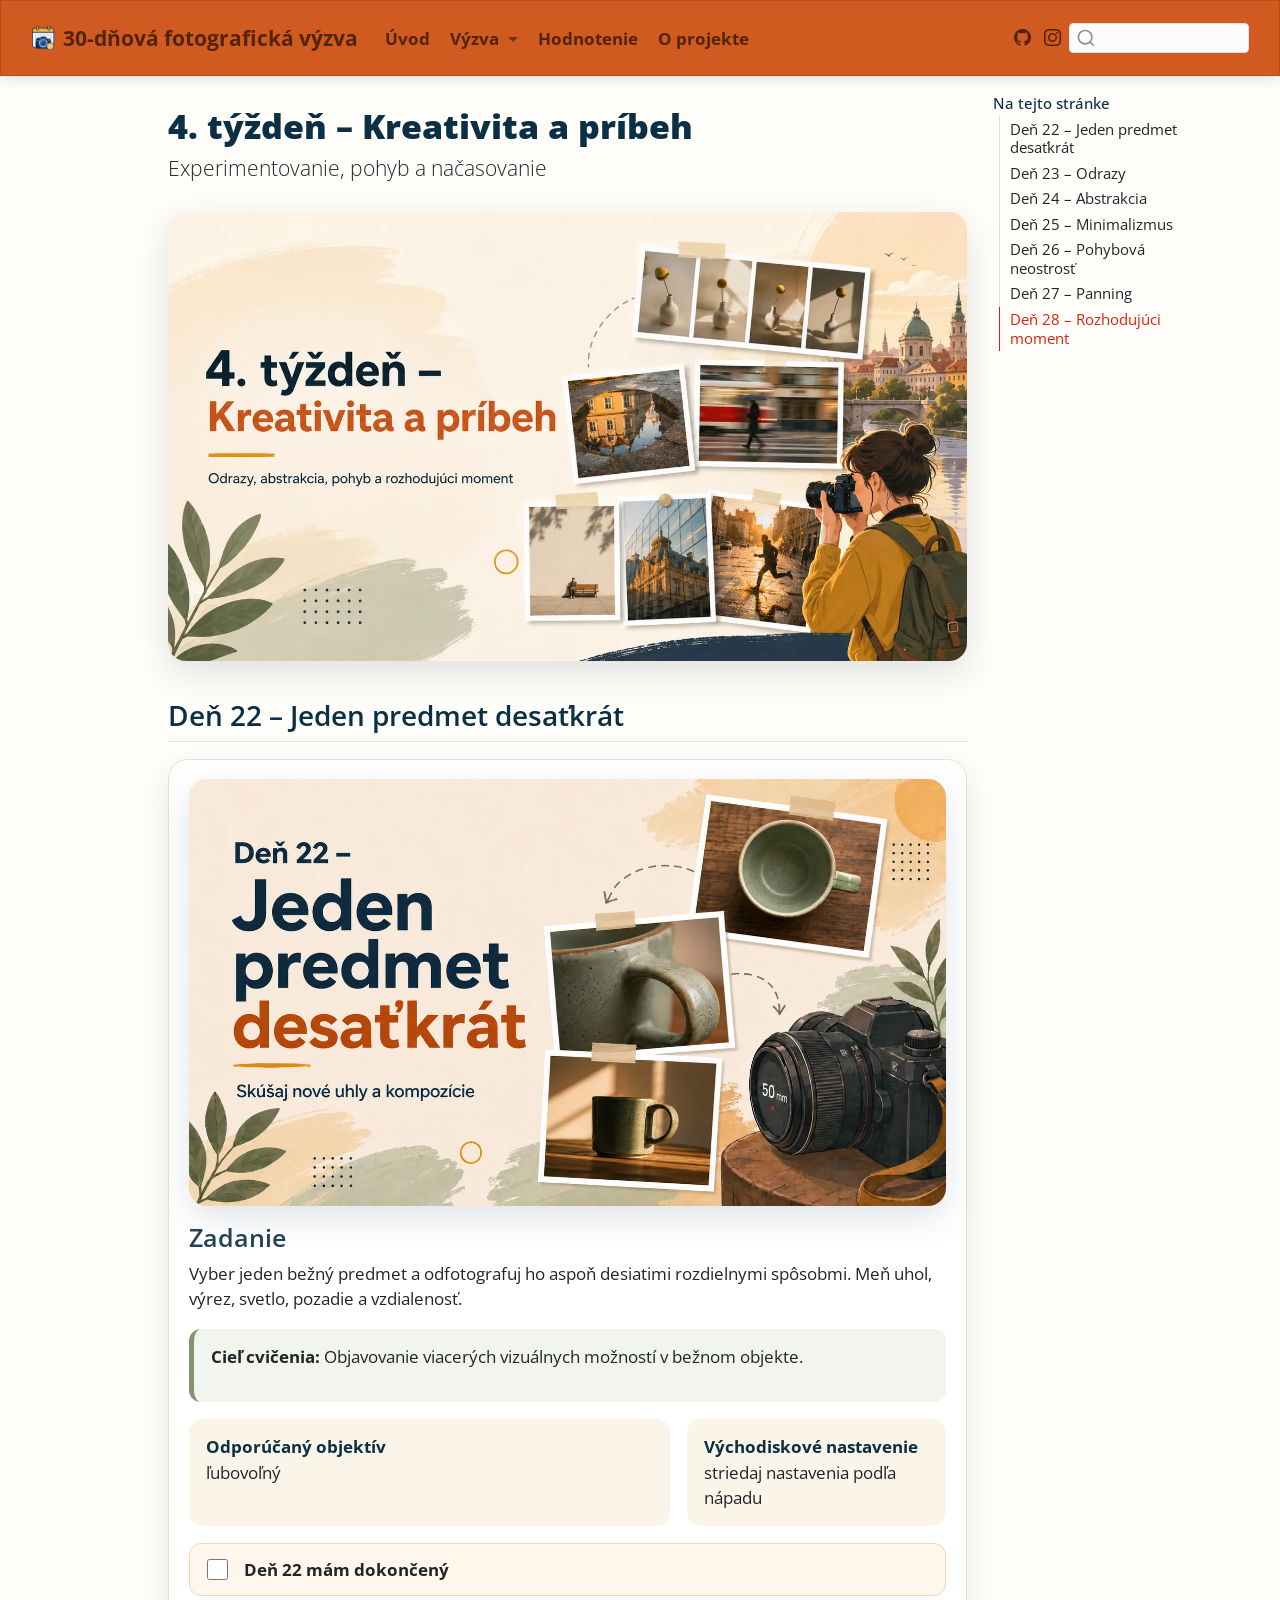
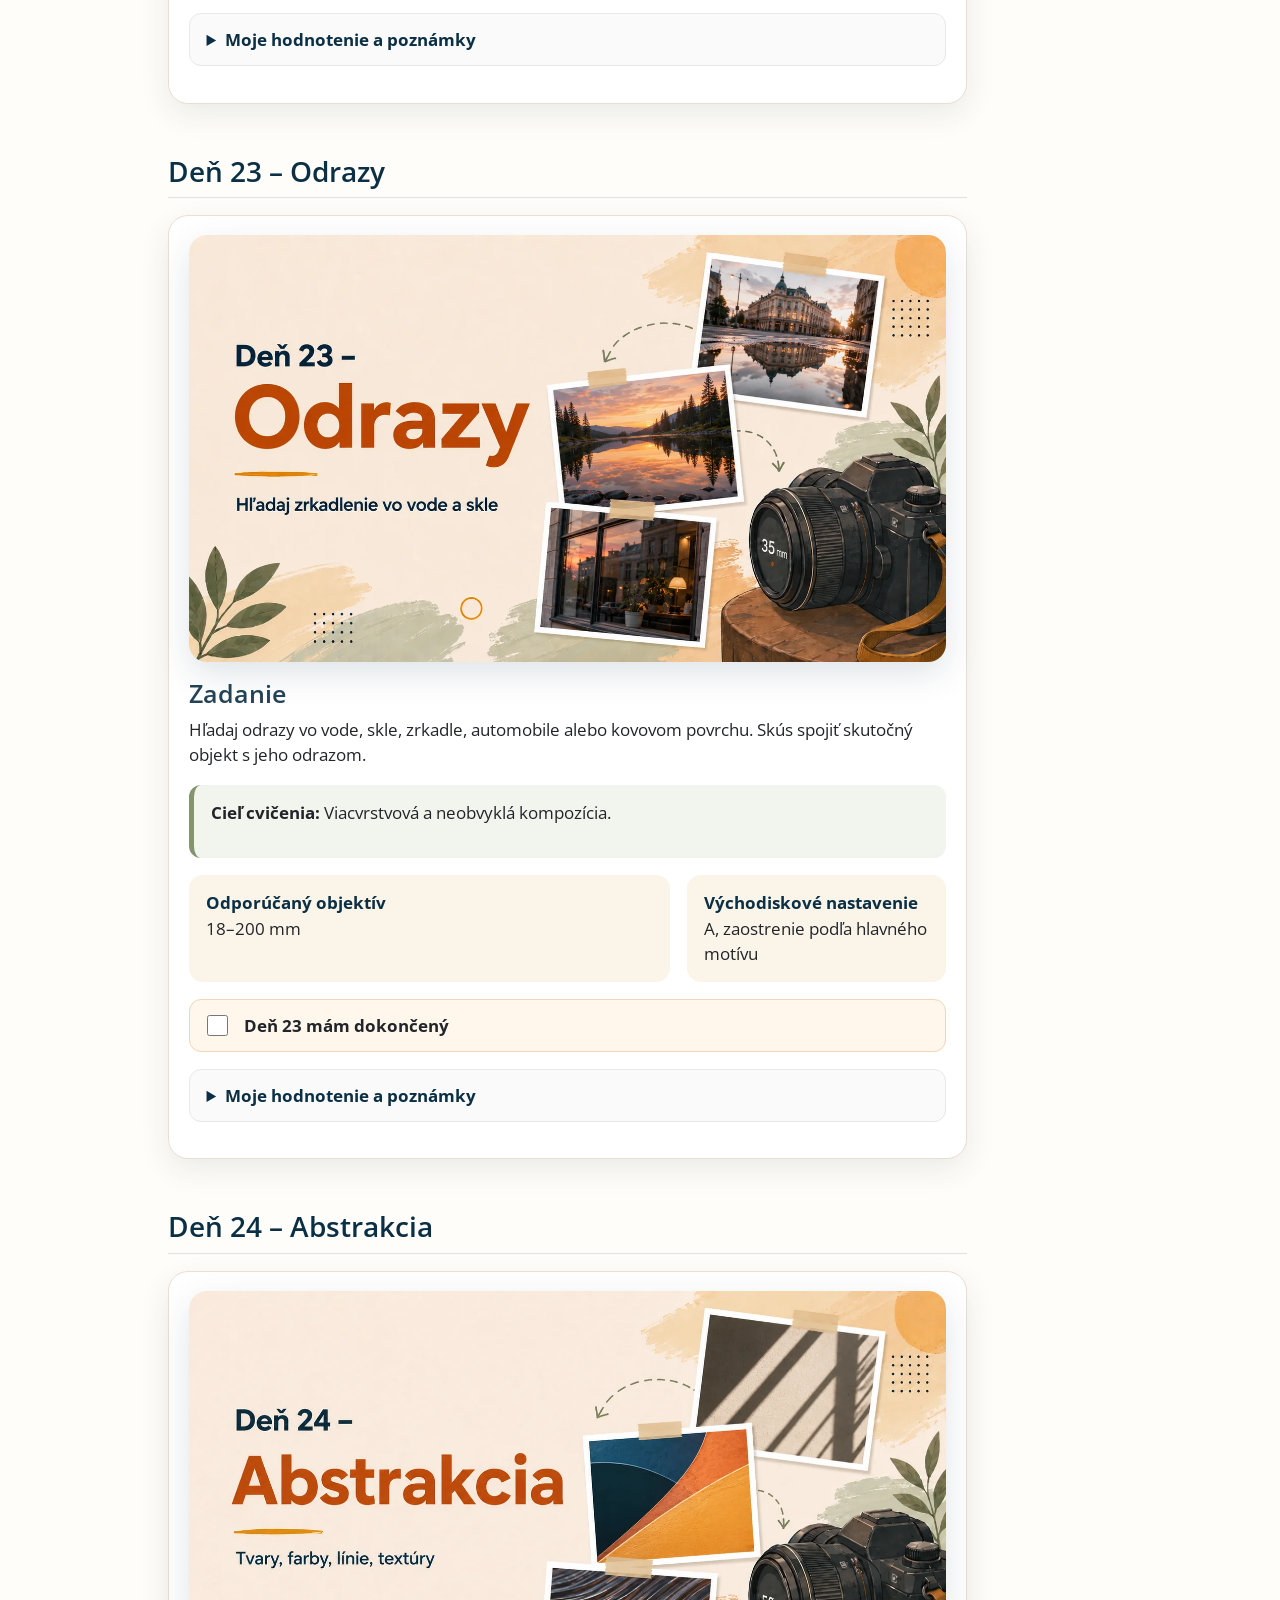
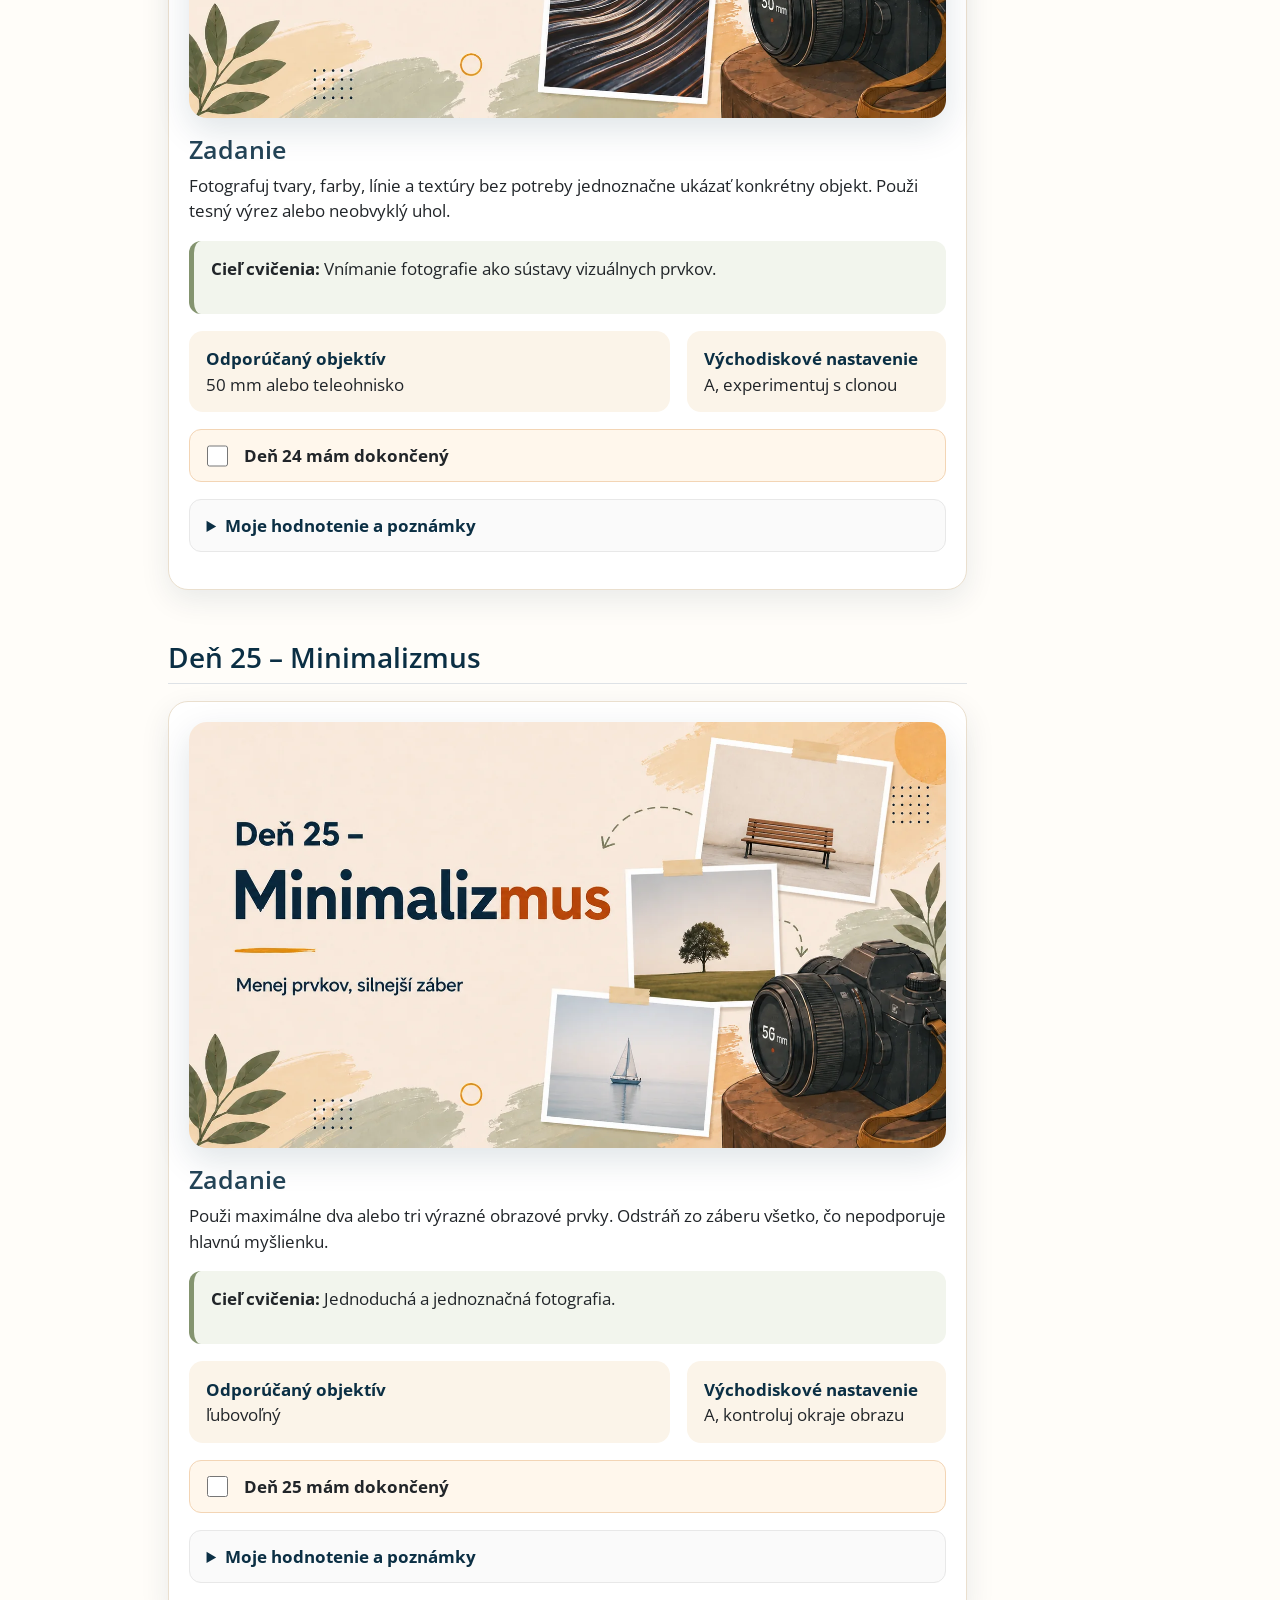
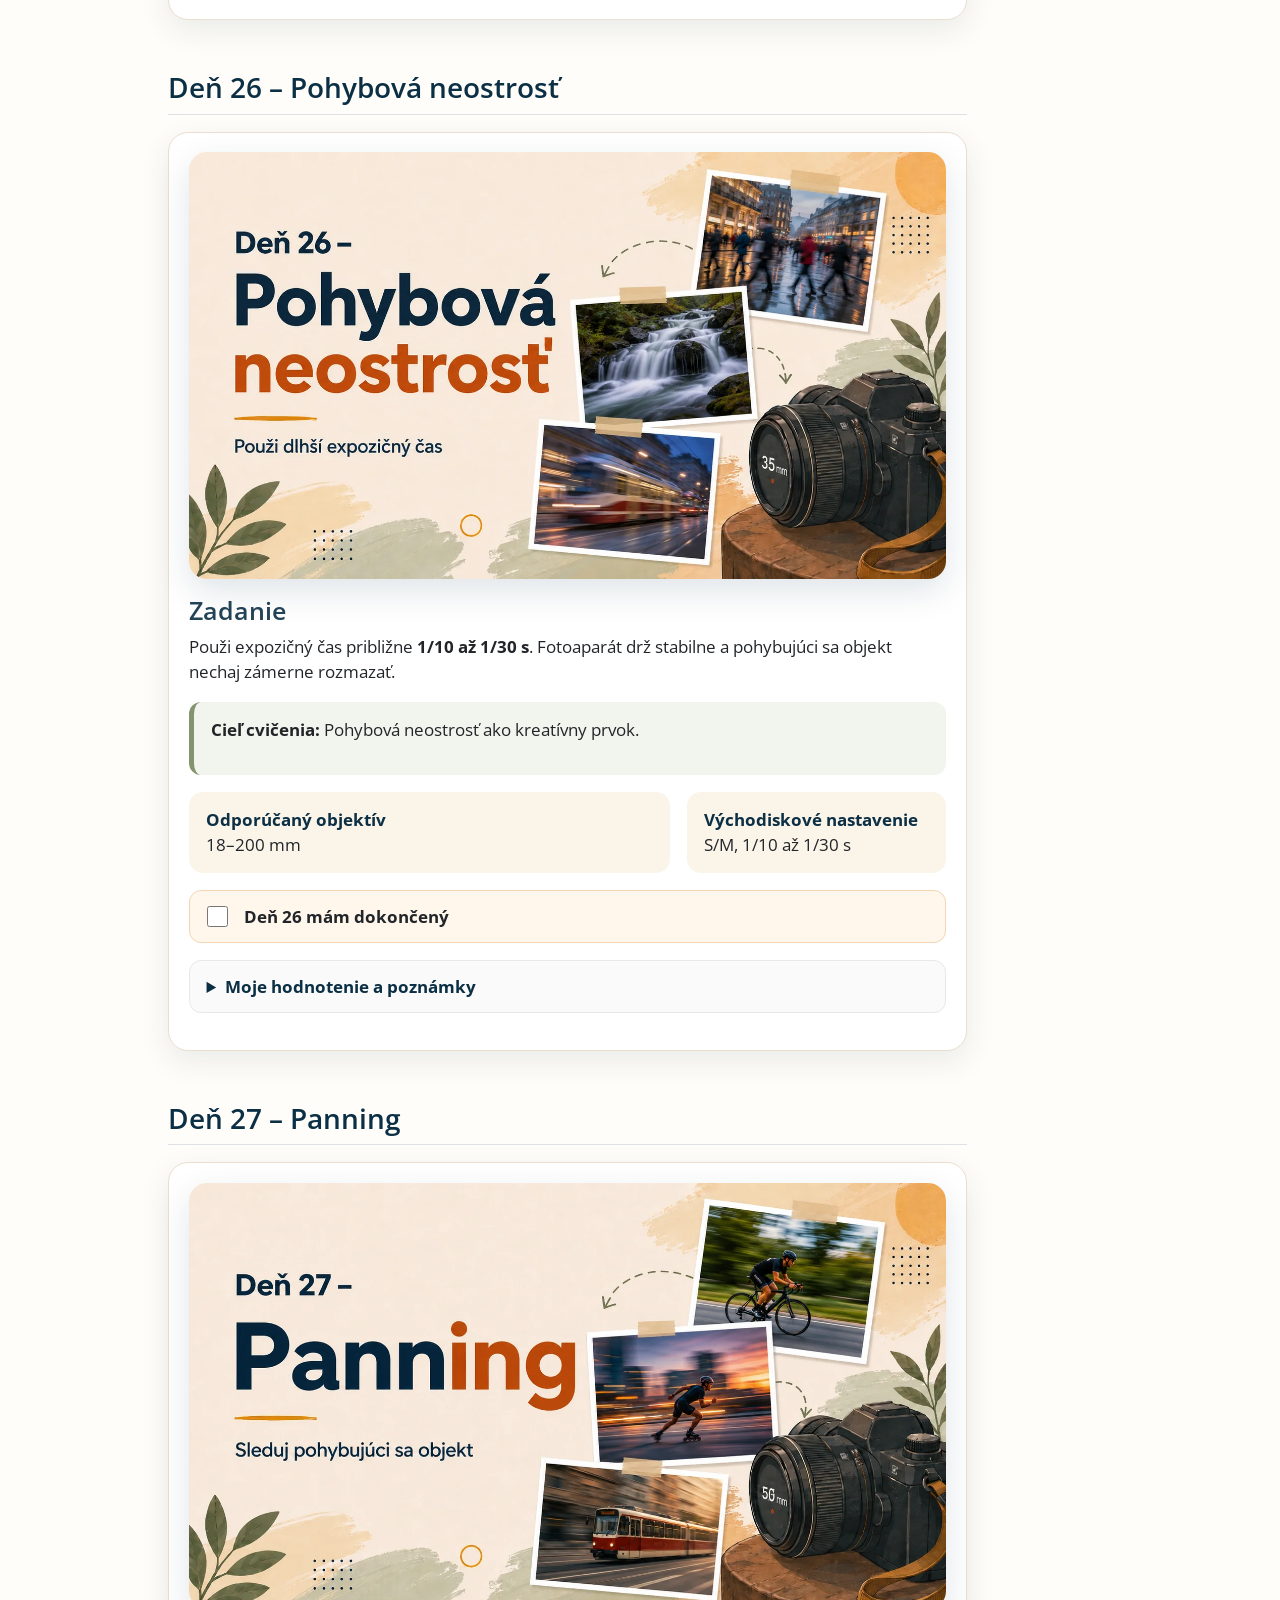
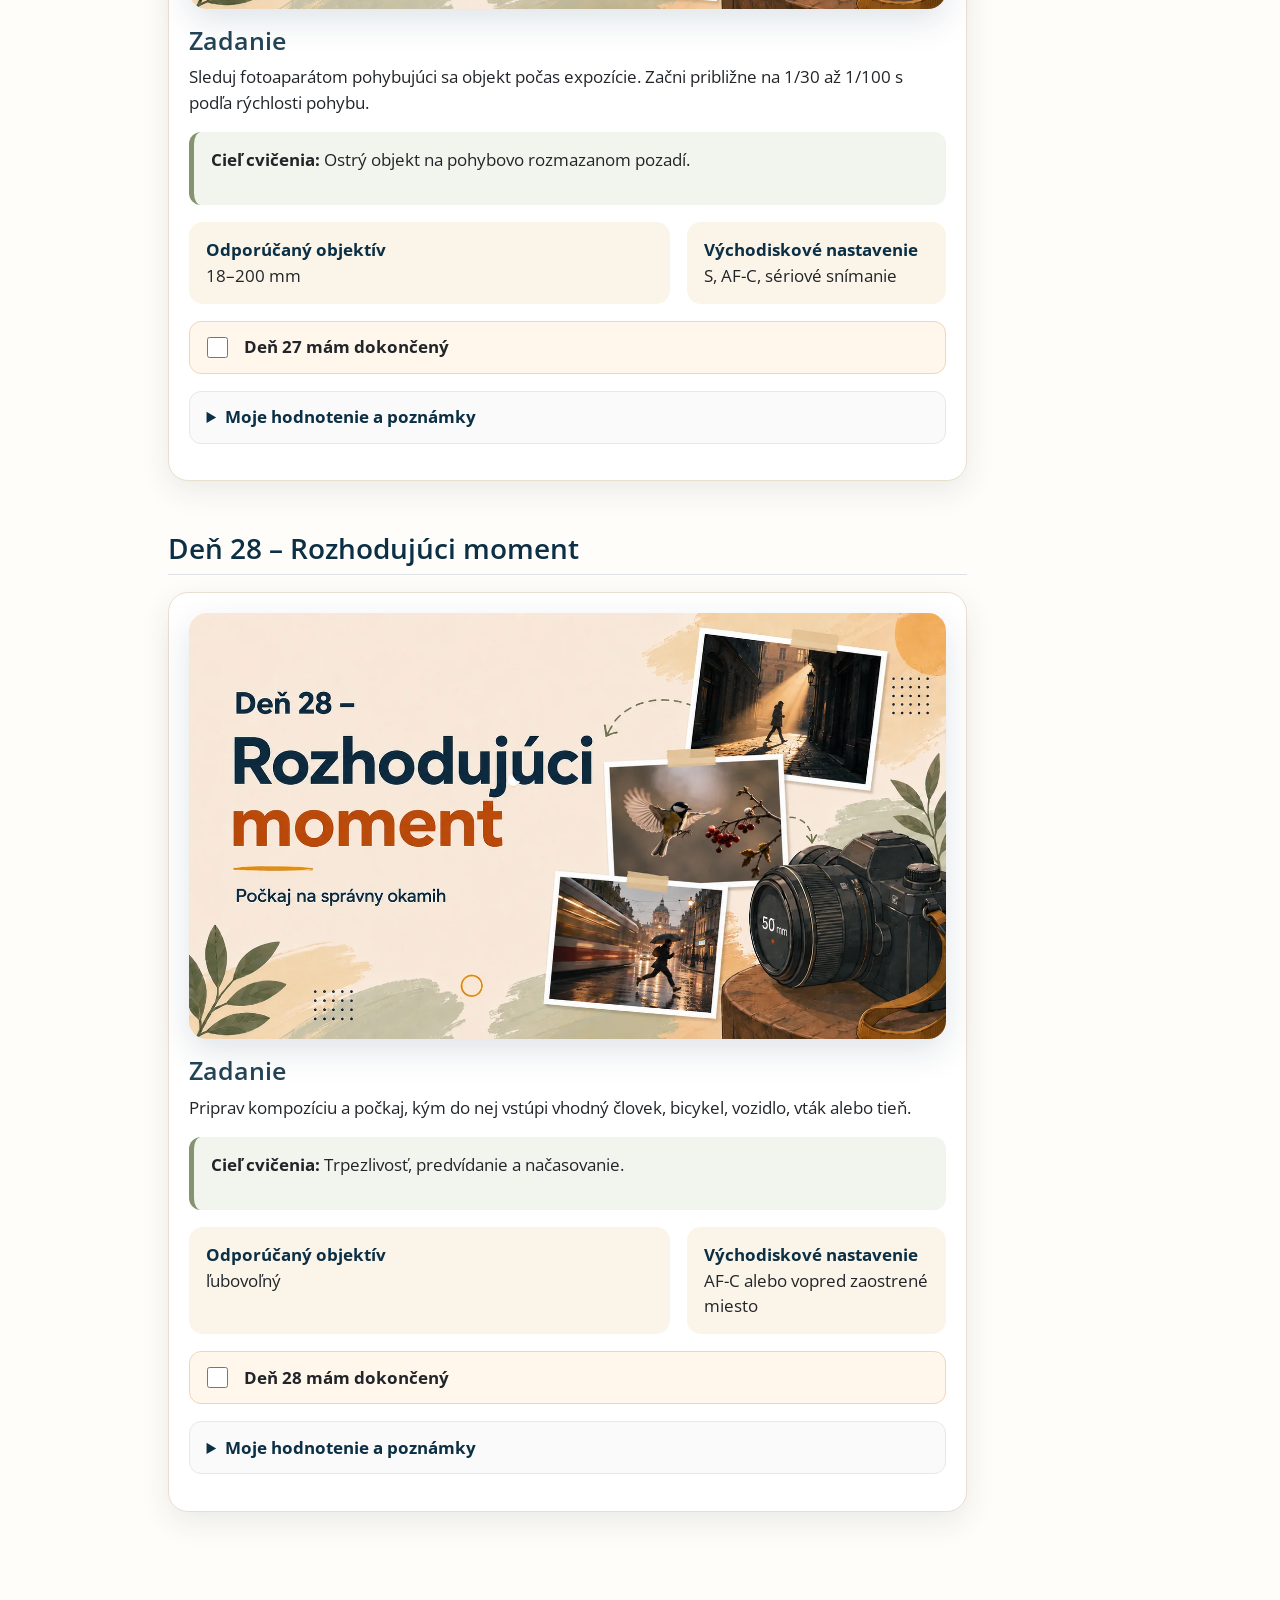
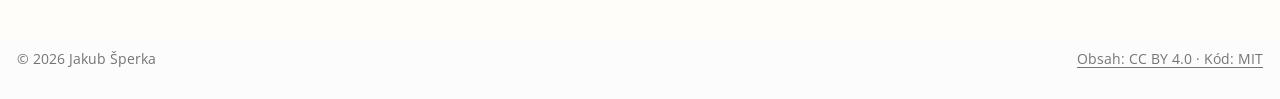
<file: tyzden-4.html>
<!DOCTYPE html>
<html xmlns="http://www.w3.org/1999/xhtml" lang="sk" xml:lang="sk"><head>

<meta charset="utf-8">
<meta name="generator" content="quarto-1.7.32">

<meta name="viewport" content="width=device-width, initial-scale=1.0, user-scalable=yes">


<title>4. týždeň – Kreativita a príbeh – 30-dňová fotografická výzva</title>
<style>
code{white-space: pre-wrap;}
span.smallcaps{font-variant: small-caps;}
div.columns{display: flex; gap: min(4vw, 1.5em);}
div.column{flex: auto; overflow-x: auto;}
div.hanging-indent{margin-left: 1.5em; text-indent: -1.5em;}
ul.task-list{list-style: none;}
ul.task-list li input[type="checkbox"] {
  width: 0.8em;
  margin: 0 0.8em 0.2em -1em; /* quarto-specific, see https://github.com/quarto-dev/quarto-cli/issues/4556 */ 
  vertical-align: middle;
}
</style>


<script src="site_libs/quarto-nav/quarto-nav.js"></script>
<script src="site_libs/quarto-nav/headroom.min.js"></script>
<script src="site_libs/clipboard/clipboard.min.js"></script>
<script src="site_libs/quarto-search/autocomplete.umd.js"></script>
<script src="site_libs/quarto-search/fuse.min.js"></script>
<script src="site_libs/quarto-search/quarto-search.js"></script>
<meta name="quarto:offset" content="./">
<link href="./images/favicon.png" rel="icon" type="image/png">
<script src="site_libs/quarto-html/quarto.js" type="module"></script>
<script src="site_libs/quarto-html/tabsets/tabsets.js" type="module"></script>
<script src="site_libs/quarto-html/popper.min.js"></script>
<script src="site_libs/quarto-html/tippy.umd.min.js"></script>
<script src="site_libs/quarto-html/anchor.min.js"></script>
<link href="site_libs/quarto-html/tippy.css" rel="stylesheet">
<link href="site_libs/quarto-html/quarto-syntax-highlighting-d9589ad4e98504035195c70aa99e1e7d.css" rel="stylesheet" id="quarto-text-highlighting-styles">
<script src="site_libs/bootstrap/bootstrap.min.js"></script>
<link href="site_libs/bootstrap/bootstrap-icons.css" rel="stylesheet">
<link href="site_libs/bootstrap/bootstrap-efb8512b6cea32f8d0bc0d24f6ad0fca.min.css" rel="stylesheet" append-hash="true" id="quarto-bootstrap" data-mode="light">
<script id="quarto-search-options" type="application/json">{
  "location": "navbar",
  "copy-button": false,
  "collapse-after": 3,
  "panel-placement": "end",
  "type": "textbox",
  "limit": 50,
  "keyboard-shortcut": [
    "f",
    "/",
    "s"
  ],
  "language": {
    "search-no-results-text": "Žiadne výsledky",
    "search-matching-documents-text": "zhodné dokumenty",
    "search-copy-link-title": "Skopírovať odkaz pre vyhľadávanie",
    "search-hide-matches-text": "Skryť ďalšie výsledky",
    "search-more-match-text": "ďalší výsledok v tomto dokumente",
    "search-more-matches-text": "ďalších výsledkov v tomto dokumente",
    "search-clear-button-title": "Vymazať",
    "search-text-placeholder": "",
    "search-detached-cancel-button-title": "Zrušiť",
    "search-submit-button-title": "Odoslať",
    "search-label": "Hľadať"
  }
}</script>
<style>html{ scroll-behavior: smooth; }</style>


<link rel="stylesheet" href="styles.css">
<link rel="stylesheet" href="notes-export.css">
<meta property="og:title" content="4. týždeň – Kreativita a príbeh – 30-dňová fotografická výzva">
<meta property="og:description" content="Experimentovanie, pohyb a načasovanie">
<meta property="og:image" content="images/week4.webp">
<meta property="og:site_name" content="**30-dňová fotografická výzva**">
<meta name="twitter:title" content="4. týždeň – Kreativita a príbeh – 30-dňová fotografická výzva">
<meta name="twitter:description" content="Experimentovanie, pohyb a načasovanie">
<meta name="twitter:image" content="images/week4.webp">
<meta name="twitter:card" content="summary_large_image">
</head>

<body class="nav-fixed quarto-light">

<div id="quarto-search-results"></div>
  <header id="quarto-header" class="headroom fixed-top">
    <nav class="navbar navbar-expand-lg " data-bs-theme="dark">
      <div class="navbar-container container-fluid">
      <div class="navbar-brand-container mx-auto">
    <a href="./index.html" class="navbar-brand navbar-brand-logo">
    <img src="./images/favicon.png" alt="Logo fotografickej výzvy" class="navbar-logo">
    </a>
    <a class="navbar-brand" href="./index.html">
    <span class="navbar-title"><strong>30-dňová fotografická výzva</strong></span>
    </a>
  </div>
            <div id="quarto-search" class="" title="Hľadať"></div>
          <button class="navbar-toggler" type="button" data-bs-toggle="collapse" data-bs-target="#navbarCollapse" aria-controls="navbarCollapse" role="menu" aria-expanded="false" aria-label="Prepnúť navigáciu" onclick="if (window.quartoToggleHeadroom) { window.quartoToggleHeadroom(); }">
  <span class="navbar-toggler-icon"></span>
</button>
          <div class="collapse navbar-collapse" id="navbarCollapse">
            <ul class="navbar-nav navbar-nav-scroll me-auto">
  <li class="nav-item">
    <a class="nav-link" href="./index.html"> 
<span class="menu-text"><strong>Úvod</strong></span></a>
  </li>  
  <li class="nav-item dropdown ">
    <a class="nav-link dropdown-toggle" href="#" id="nav-menu-výzva" role="link" data-bs-toggle="dropdown" aria-expanded="false">
 <span class="menu-text"><strong>Výzva</strong></span>
    </a>
    <ul class="dropdown-menu" aria-labelledby="nav-menu-výzva">    
        <li>
    <a class="dropdown-item" href="./tyzden-1.html">
 <span class="dropdown-text">1. týždeň – Kompozícia</span></a>
  </li>  
        <li>
    <a class="dropdown-item" href="./tyzden-2.html">
 <span class="dropdown-text">2. týždeň – Svetlo a farba</span></a>
  </li>  
        <li>
    <a class="dropdown-item" href="./tyzden-3.html">
 <span class="dropdown-text">3. týždeň – Perspektíva a technika</span></a>
  </li>  
        <li>
    <a class="dropdown-item" href="./tyzden-4.html">
 <span class="dropdown-text">4. týždeň – Kreativita a príbeh</span></a>
  </li>  
        <li>
    <a class="dropdown-item" href="./zaver.html">
 <span class="dropdown-text">Záverečné dni</span></a>
  </li>  
    </ul>
  </li>
  <li class="nav-item">
    <a class="nav-link" href="./hodnotenie.html"> 
<span class="menu-text"><strong>Hodnotenie</strong></span></a>
  </li>  
  <li class="nav-item">
    <a class="nav-link" href="./o-projekte.html"> 
<span class="menu-text"><strong>O projekte</strong></span></a>
  </li>  
</ul>
          </div> <!-- /navcollapse -->
            <div class="quarto-navbar-tools">
    <a href="https://github.com/JakubSperka/fotograficka_vyzva" title="" class="quarto-navigation-tool px-1" aria-label=""><i class="bi bi-github"></i></a>
    <a href="https://www.instagram.com/jakub.sperka/" title="" class="quarto-navigation-tool px-1" aria-label=""><i class="bi bi-instagram"></i></a>
</div>
      </div> <!-- /container-fluid -->
    </nav>
</header>
<!-- content -->
<div id="quarto-content" class="quarto-container page-columns page-rows-contents page-layout-article page-navbar">
<!-- sidebar -->
<!-- margin-sidebar -->
    <div id="quarto-margin-sidebar" class="sidebar margin-sidebar">
        <nav id="TOC" role="doc-toc" class="toc-active">
    <h2 id="toc-title">Na tejto stránke</h2>
   
  <ul class="collapse">
  <li><a href="#den-22" id="toc-den-22" class="nav-link active" data-scroll-target="#den-22">Deň 22 – Jeden predmet desaťkrát</a></li>
  <li><a href="#den-23" id="toc-den-23" class="nav-link" data-scroll-target="#den-23">Deň 23 – Odrazy</a></li>
  <li><a href="#den-24" id="toc-den-24" class="nav-link" data-scroll-target="#den-24">Deň 24 – Abstrakcia</a></li>
  <li><a href="#den-25" id="toc-den-25" class="nav-link" data-scroll-target="#den-25">Deň 25 – Minimalizmus</a></li>
  <li><a href="#den-26" id="toc-den-26" class="nav-link" data-scroll-target="#den-26">Deň 26 – Pohybová neostrosť</a></li>
  <li><a href="#den-27" id="toc-den-27" class="nav-link" data-scroll-target="#den-27">Deň 27 – Panning</a></li>
  <li><a href="#den-28" id="toc-den-28" class="nav-link" data-scroll-target="#den-28">Deň 28 – Rozhodujúci moment</a></li>
  </ul>
</nav>
    </div>
<!-- main -->
<main class="content" id="quarto-document-content">

<header id="title-block-header" class="quarto-title-block default">
<div class="quarto-title">
<h1 class="title">4. týždeň – Kreativita a príbeh</h1>
<p class="subtitle lead">Experimentovanie, pohyb a načasovanie</p>
</div>



<div class="quarto-title-meta">

    
  
    
  </div>
  


</header>


<p><img src="images/week4.webp" class="week-image img-fluid" alt="Ilustračný obrázok: 4. týždeň – Kreativita a príbeh"></p>
<section id="den-22" class="level2">
<h2 class="anchored" data-anchor-id="den-22">Deň 22 – Jeden predmet desaťkrát</h2>
<div class="day-card">
<p><img src="images/day22.webp" class="day-image img-fluid" alt="Ilustračný obrázok fotografickej úlohy Deň 22: Jeden predmet desaťkrát"></p>
<section id="zadanie" class="level3">
<h3 class="anchored" data-anchor-id="zadanie">Zadanie</h3>
<p>Vyber jeden bežný predmet a odfotografuj ho aspoň desiatimi rozdielnymi spôsobmi. Meň uhol, výrez, svetlo, pozadie a vzdialenosť.</p>
<div class="goal-box">
<p><strong>Cieľ cvičenia:</strong> Objavovanie viacerých vizuálnych možností v bežnom objekte.</p>
</div>
<div class="day-details">
<div class="info-box">
<strong>Odporúčaný objektív</strong><br>ľubovoľný
</div>
<div class="info-box">
<strong>Východiskové nastavenie</strong><br>striedaj nastavenia podľa nápadu
</div>
</div>
<div class="day-status">
<input class="day-checkbox" data-day="22" type="checkbox" id="day-22"><label for="day-22">Deň 22 mám dokončený</label>
</div>
<details>
<summary>
Moje hodnotenie a poznámky
</summary>
<p>Pri hodnotení si polož otázky: Čo je hlavným objektom? Kam sa pozerám ako prvé? Čo funguje? Čo ruší? Čo by som pri opakovaní zmenil?</p>
<textarea class="day-notes" data-day="22" aria-label="Poznámky k dňu 22" placeholder="Napíš si sem poznámky k výslednej fotografii..."></textarea>
</details>
</section>
</div>
</section>
<section id="den-23" class="level2">
<h2 class="anchored" data-anchor-id="den-23">Deň 23 – Odrazy</h2>
<div class="day-card">
<p><img src="images/day23.webp" class="day-image img-fluid" alt="Ilustračný obrázok fotografickej úlohy Deň 23: Odrazy"></p>
<section id="zadanie-1" class="level3">
<h3 class="anchored" data-anchor-id="zadanie-1">Zadanie</h3>
<p>Hľadaj odrazy vo vode, skle, zrkadle, automobile alebo kovovom povrchu. Skús spojiť skutočný objekt s jeho odrazom.</p>
<div class="goal-box">
<p><strong>Cieľ cvičenia:</strong> Viacvrstvová a neobvyklá kompozícia.</p>
</div>
<div class="day-details">
<div class="info-box">
<strong>Odporúčaný objektív</strong><br>18–200 mm
</div>
<div class="info-box">
<strong>Východiskové nastavenie</strong><br>A, zaostrenie podľa hlavného motívu
</div>
</div>
<div class="day-status">
<input class="day-checkbox" data-day="23" type="checkbox" id="day-23"><label for="day-23">Deň 23 mám dokončený</label>
</div>
<details>
<summary>
Moje hodnotenie a poznámky
</summary>
<p>Pri hodnotení si polož otázky: Čo je hlavným objektom? Kam sa pozerám ako prvé? Čo funguje? Čo ruší? Čo by som pri opakovaní zmenil?</p>
<textarea class="day-notes" data-day="23" aria-label="Poznámky k dňu 23" placeholder="Napíš si sem poznámky k výslednej fotografii..."></textarea>
</details>
</section>
</div>
</section>
<section id="den-24" class="level2">
<h2 class="anchored" data-anchor-id="den-24">Deň 24 – Abstrakcia</h2>
<div class="day-card">
<p><img src="images/day24.webp" class="day-image img-fluid" alt="Ilustračný obrázok fotografickej úlohy Deň 24: Abstrakcia"></p>
<section id="zadanie-2" class="level3">
<h3 class="anchored" data-anchor-id="zadanie-2">Zadanie</h3>
<p>Fotografuj tvary, farby, línie a textúry bez potreby jednoznačne ukázať konkrétny objekt. Použi tesný výrez alebo neobvyklý uhol.</p>
<div class="goal-box">
<p><strong>Cieľ cvičenia:</strong> Vnímanie fotografie ako sústavy vizuálnych prvkov.</p>
</div>
<div class="day-details">
<div class="info-box">
<strong>Odporúčaný objektív</strong><br>50 mm alebo teleohnisko
</div>
<div class="info-box">
<strong>Východiskové nastavenie</strong><br>A, experimentuj s clonou
</div>
</div>
<div class="day-status">
<input class="day-checkbox" data-day="24" type="checkbox" id="day-24"><label for="day-24">Deň 24 mám dokončený</label>
</div>
<details>
<summary>
Moje hodnotenie a poznámky
</summary>
<p>Pri hodnotení si polož otázky: Čo je hlavným objektom? Kam sa pozerám ako prvé? Čo funguje? Čo ruší? Čo by som pri opakovaní zmenil?</p>
<textarea class="day-notes" data-day="24" aria-label="Poznámky k dňu 24" placeholder="Napíš si sem poznámky k výslednej fotografii..."></textarea>
</details>
</section>
</div>
</section>
<section id="den-25" class="level2">
<h2 class="anchored" data-anchor-id="den-25">Deň 25 – Minimalizmus</h2>
<div class="day-card">
<p><img src="images/day25.webp" class="day-image img-fluid" alt="Ilustračný obrázok fotografickej úlohy Deň 25: Minimalizmus"></p>
<section id="zadanie-3" class="level3">
<h3 class="anchored" data-anchor-id="zadanie-3">Zadanie</h3>
<p>Použi maximálne dva alebo tri výrazné obrazové prvky. Odstráň zo záberu všetko, čo nepodporuje hlavnú myšlienku.</p>
<div class="goal-box">
<p><strong>Cieľ cvičenia:</strong> Jednoduchá a jednoznačná fotografia.</p>
</div>
<div class="day-details">
<div class="info-box">
<strong>Odporúčaný objektív</strong><br>ľubovoľný
</div>
<div class="info-box">
<strong>Východiskové nastavenie</strong><br>A, kontroluj okraje obrazu
</div>
</div>
<div class="day-status">
<input class="day-checkbox" data-day="25" type="checkbox" id="day-25"><label for="day-25">Deň 25 mám dokončený</label>
</div>
<details>
<summary>
Moje hodnotenie a poznámky
</summary>
<p>Pri hodnotení si polož otázky: Čo je hlavným objektom? Kam sa pozerám ako prvé? Čo funguje? Čo ruší? Čo by som pri opakovaní zmenil?</p>
<textarea class="day-notes" data-day="25" aria-label="Poznámky k dňu 25" placeholder="Napíš si sem poznámky k výslednej fotografii..."></textarea>
</details>
</section>
</div>
</section>
<section id="den-26" class="level2">
<h2 class="anchored" data-anchor-id="den-26">Deň 26 – Pohybová neostrosť</h2>
<div class="day-card">
<p><img src="images/day26.webp" class="day-image img-fluid" alt="Ilustračný obrázok fotografickej úlohy Deň 26: Pohybová neostrosť"></p>
<section id="zadanie-4" class="level3">
<h3 class="anchored" data-anchor-id="zadanie-4">Zadanie</h3>
<p>Použi expozičný čas približne <strong>1/10 až 1/30 s</strong>. Fotoaparát drž stabilne a pohybujúci sa objekt nechaj zámerne rozmazať.</p>
<div class="goal-box">
<p><strong>Cieľ cvičenia:</strong> Pohybová neostrosť ako kreatívny prvok.</p>
</div>
<div class="day-details">
<div class="info-box">
<strong>Odporúčaný objektív</strong><br>18–200 mm
</div>
<div class="info-box">
<strong>Východiskové nastavenie</strong><br>S/M, 1/10 až 1/30 s
</div>
</div>
<div class="day-status">
<input class="day-checkbox" data-day="26" type="checkbox" id="day-26"><label for="day-26">Deň 26 mám dokončený</label>
</div>
<details>
<summary>
Moje hodnotenie a poznámky
</summary>
<p>Pri hodnotení si polož otázky: Čo je hlavným objektom? Kam sa pozerám ako prvé? Čo funguje? Čo ruší? Čo by som pri opakovaní zmenil?</p>
<textarea class="day-notes" data-day="26" aria-label="Poznámky k dňu 26" placeholder="Napíš si sem poznámky k výslednej fotografii..."></textarea>
</details>
</section>
</div>
</section>
<section id="den-27" class="level2">
<h2 class="anchored" data-anchor-id="den-27">Deň 27 – Panning</h2>
<div class="day-card">
<p><img src="images/day27.webp" class="day-image img-fluid" alt="Ilustračný obrázok fotografickej úlohy Deň 27: Panning"></p>
<section id="zadanie-5" class="level3">
<h3 class="anchored" data-anchor-id="zadanie-5">Zadanie</h3>
<p>Sleduj fotoaparátom pohybujúci sa objekt počas expozície. Začni približne na 1/30 až 1/100 s podľa rýchlosti pohybu.</p>
<div class="goal-box">
<p><strong>Cieľ cvičenia:</strong> Ostrý objekt na pohybovo rozmazanom pozadí.</p>
</div>
<div class="day-details">
<div class="info-box">
<strong>Odporúčaný objektív</strong><br>18–200 mm
</div>
<div class="info-box">
<strong>Východiskové nastavenie</strong><br>S, AF-C, sériové snímanie
</div>
</div>
<div class="day-status">
<input class="day-checkbox" data-day="27" type="checkbox" id="day-27"><label for="day-27">Deň 27 mám dokončený</label>
</div>
<details>
<summary>
Moje hodnotenie a poznámky
</summary>
<p>Pri hodnotení si polož otázky: Čo je hlavným objektom? Kam sa pozerám ako prvé? Čo funguje? Čo ruší? Čo by som pri opakovaní zmenil?</p>
<textarea class="day-notes" data-day="27" aria-label="Poznámky k dňu 27" placeholder="Napíš si sem poznámky k výslednej fotografii..."></textarea>
</details>
</section>
</div>
</section>
<section id="den-28" class="level2">
<h2 class="anchored" data-anchor-id="den-28">Deň 28 – Rozhodujúci moment</h2>
<div class="day-card">
<p><img src="images/day28.webp" class="day-image img-fluid" alt="Ilustračný obrázok fotografickej úlohy Deň 28: Rozhodujúci moment"></p>
<section id="zadanie-6" class="level3">
<h3 class="anchored" data-anchor-id="zadanie-6">Zadanie</h3>
<p>Priprav kompozíciu a počkaj, kým do nej vstúpi vhodný človek, bicykel, vozidlo, vták alebo tieň.</p>
<div class="goal-box">
<p><strong>Cieľ cvičenia:</strong> Trpezlivosť, predvídanie a načasovanie.</p>
</div>
<div class="day-details">
<div class="info-box">
<strong>Odporúčaný objektív</strong><br>ľubovoľný
</div>
<div class="info-box">
<strong>Východiskové nastavenie</strong><br>AF-C alebo vopred zaostrené miesto
</div>
</div>
<div class="day-status">
<input class="day-checkbox" data-day="28" type="checkbox" id="day-28"><label for="day-28">Deň 28 mám dokončený</label>
</div>
<details>
<summary>
Moje hodnotenie a poznámky
</summary>
<p>Pri hodnotení si polož otázky: Čo je hlavným objektom? Kam sa pozerám ako prvé? Čo funguje? Čo ruší? Čo by som pri opakovaní zmenil?</p>
<textarea class="day-notes" data-day="28" aria-label="Poznámky k dňu 28" placeholder="Napíš si sem poznámky k výslednej fotografii..."></textarea>
</details>
</section>
</div>


</section>

<a onclick="window.scrollTo(0, 0); return false;" role="button" id="quarto-back-to-top"><i class="bi bi-arrow-up"></i> Späť na začiatok</a></main> <!-- /main -->
<script src="assets/challenge.js" defer=""></script>
<script src="assets/notes-export.js" defer=""></script>
<script id="quarto-html-after-body" type="application/javascript">
  window.document.addEventListener("DOMContentLoaded", function (event) {
    const icon = "";
    const anchorJS = new window.AnchorJS();
    anchorJS.options = {
      placement: 'right',
      icon: icon
    };
    anchorJS.add('.anchored');
    const isCodeAnnotation = (el) => {
      for (const clz of el.classList) {
        if (clz.startsWith('code-annotation-')) {                     
          return true;
        }
      }
      return false;
    }
    const onCopySuccess = function(e) {
      // button target
      const button = e.trigger;
      // don't keep focus
      button.blur();
      // flash "checked"
      button.classList.add('code-copy-button-checked');
      var currentTitle = button.getAttribute("title");
      button.setAttribute("title", "Skopírované!");
      let tooltip;
      if (window.bootstrap) {
        button.setAttribute("data-bs-toggle", "tooltip");
        button.setAttribute("data-bs-placement", "left");
        button.setAttribute("data-bs-title", "Skopírované!");
        tooltip = new bootstrap.Tooltip(button, 
          { trigger: "manual", 
            customClass: "code-copy-button-tooltip",
            offset: [0, -8]});
        tooltip.show();    
      }
      setTimeout(function() {
        if (tooltip) {
          tooltip.hide();
          button.removeAttribute("data-bs-title");
          button.removeAttribute("data-bs-toggle");
          button.removeAttribute("data-bs-placement");
        }
        button.setAttribute("title", currentTitle);
        button.classList.remove('code-copy-button-checked');
      }, 1000);
      // clear code selection
      e.clearSelection();
    }
    const getTextToCopy = function(trigger) {
        const codeEl = trigger.previousElementSibling.cloneNode(true);
        for (const childEl of codeEl.children) {
          if (isCodeAnnotation(childEl)) {
            childEl.remove();
          }
        }
        return codeEl.innerText;
    }
    const clipboard = new window.ClipboardJS('.code-copy-button:not([data-in-quarto-modal])', {
      text: getTextToCopy
    });
    clipboard.on('success', onCopySuccess);
    if (window.document.getElementById('quarto-embedded-source-code-modal')) {
      const clipboardModal = new window.ClipboardJS('.code-copy-button[data-in-quarto-modal]', {
        text: getTextToCopy,
        container: window.document.getElementById('quarto-embedded-source-code-modal')
      });
      clipboardModal.on('success', onCopySuccess);
    }
      var localhostRegex = new RegExp(/^(?:http|https):\/\/localhost\:?[0-9]*\//);
      var mailtoRegex = new RegExp(/^mailto:/);
        var filterRegex = new RegExp('/' + window.location.host + '/');
      var isInternal = (href) => {
          return filterRegex.test(href) || localhostRegex.test(href) || mailtoRegex.test(href);
      }
      // Inspect non-navigation links and adorn them if external
     var links = window.document.querySelectorAll('a[href]:not(.nav-link):not(.navbar-brand):not(.toc-action):not(.sidebar-link):not(.sidebar-item-toggle):not(.pagination-link):not(.no-external):not([aria-hidden]):not(.dropdown-item):not(.quarto-navigation-tool):not(.about-link)');
      for (var i=0; i<links.length; i++) {
        const link = links[i];
        if (!isInternal(link.href)) {
          // undo the damage that might have been done by quarto-nav.js in the case of
          // links that we want to consider external
          if (link.dataset.originalHref !== undefined) {
            link.href = link.dataset.originalHref;
          }
            // target, if specified
            link.setAttribute("target", "_blank");
            if (link.getAttribute("rel") === null) {
              link.setAttribute("rel", "noopener");
            }
        }
      }
    function tippyHover(el, contentFn, onTriggerFn, onUntriggerFn) {
      const config = {
        allowHTML: true,
        maxWidth: 500,
        delay: 100,
        arrow: false,
        appendTo: function(el) {
            return el.parentElement;
        },
        interactive: true,
        interactiveBorder: 10,
        theme: 'quarto',
        placement: 'bottom-start',
      };
      if (contentFn) {
        config.content = contentFn;
      }
      if (onTriggerFn) {
        config.onTrigger = onTriggerFn;
      }
      if (onUntriggerFn) {
        config.onUntrigger = onUntriggerFn;
      }
      window.tippy(el, config); 
    }
    const noterefs = window.document.querySelectorAll('a[role="doc-noteref"]');
    for (var i=0; i<noterefs.length; i++) {
      const ref = noterefs[i];
      tippyHover(ref, function() {
        // use id or data attribute instead here
        let href = ref.getAttribute('data-footnote-href') || ref.getAttribute('href');
        try { href = new URL(href).hash; } catch {}
        const id = href.replace(/^#\/?/, "");
        const note = window.document.getElementById(id);
        if (note) {
          return note.innerHTML;
        } else {
          return "";
        }
      });
    }
    const xrefs = window.document.querySelectorAll('a.quarto-xref');
    const processXRef = (id, note) => {
      // Strip column container classes
      const stripColumnClz = (el) => {
        el.classList.remove("page-full", "page-columns");
        if (el.children) {
          for (const child of el.children) {
            stripColumnClz(child);
          }
        }
      }
      stripColumnClz(note)
      if (id === null || id.startsWith('sec-')) {
        // Special case sections, only their first couple elements
        const container = document.createElement("div");
        if (note.children && note.children.length > 2) {
          container.appendChild(note.children[0].cloneNode(true));
          for (let i = 1; i < note.children.length; i++) {
            const child = note.children[i];
            if (child.tagName === "P" && child.innerText === "") {
              continue;
            } else {
              container.appendChild(child.cloneNode(true));
              break;
            }
          }
          if (window.Quarto?.typesetMath) {
            window.Quarto.typesetMath(container);
          }
          return container.innerHTML
        } else {
          if (window.Quarto?.typesetMath) {
            window.Quarto.typesetMath(note);
          }
          return note.innerHTML;
        }
      } else {
        // Remove any anchor links if they are present
        const anchorLink = note.querySelector('a.anchorjs-link');
        if (anchorLink) {
          anchorLink.remove();
        }
        if (window.Quarto?.typesetMath) {
          window.Quarto.typesetMath(note);
        }
        if (note.classList.contains("callout")) {
          return note.outerHTML;
        } else {
          return note.innerHTML;
        }
      }
    }
    for (var i=0; i<xrefs.length; i++) {
      const xref = xrefs[i];
      tippyHover(xref, undefined, function(instance) {
        instance.disable();
        let url = xref.getAttribute('href');
        let hash = undefined; 
        if (url.startsWith('#')) {
          hash = url;
        } else {
          try { hash = new URL(url).hash; } catch {}
        }
        if (hash) {
          const id = hash.replace(/^#\/?/, "");
          const note = window.document.getElementById(id);
          if (note !== null) {
            try {
              const html = processXRef(id, note.cloneNode(true));
              instance.setContent(html);
            } finally {
              instance.enable();
              instance.show();
            }
          } else {
            // See if we can fetch this
            fetch(url.split('#')[0])
            .then(res => res.text())
            .then(html => {
              const parser = new DOMParser();
              const htmlDoc = parser.parseFromString(html, "text/html");
              const note = htmlDoc.getElementById(id);
              if (note !== null) {
                const html = processXRef(id, note);
                instance.setContent(html);
              } 
            }).finally(() => {
              instance.enable();
              instance.show();
            });
          }
        } else {
          // See if we can fetch a full url (with no hash to target)
          // This is a special case and we should probably do some content thinning / targeting
          fetch(url)
          .then(res => res.text())
          .then(html => {
            const parser = new DOMParser();
            const htmlDoc = parser.parseFromString(html, "text/html");
            const note = htmlDoc.querySelector('main.content');
            if (note !== null) {
              // This should only happen for chapter cross references
              // (since there is no id in the URL)
              // remove the first header
              if (note.children.length > 0 && note.children[0].tagName === "HEADER") {
                note.children[0].remove();
              }
              const html = processXRef(null, note);
              instance.setContent(html);
            } 
          }).finally(() => {
            instance.enable();
            instance.show();
          });
        }
      }, function(instance) {
      });
    }
        let selectedAnnoteEl;
        const selectorForAnnotation = ( cell, annotation) => {
          let cellAttr = 'data-code-cell="' + cell + '"';
          let lineAttr = 'data-code-annotation="' +  annotation + '"';
          const selector = 'span[' + cellAttr + '][' + lineAttr + ']';
          return selector;
        }
        const selectCodeLines = (annoteEl) => {
          const doc = window.document;
          const targetCell = annoteEl.getAttribute("data-target-cell");
          const targetAnnotation = annoteEl.getAttribute("data-target-annotation");
          const annoteSpan = window.document.querySelector(selectorForAnnotation(targetCell, targetAnnotation));
          const lines = annoteSpan.getAttribute("data-code-lines").split(",");
          const lineIds = lines.map((line) => {
            return targetCell + "-" + line;
          })
          let top = null;
          let height = null;
          let parent = null;
          if (lineIds.length > 0) {
              //compute the position of the single el (top and bottom and make a div)
              const el = window.document.getElementById(lineIds[0]);
              top = el.offsetTop;
              height = el.offsetHeight;
              parent = el.parentElement.parentElement;
            if (lineIds.length > 1) {
              const lastEl = window.document.getElementById(lineIds[lineIds.length - 1]);
              const bottom = lastEl.offsetTop + lastEl.offsetHeight;
              height = bottom - top;
            }
            if (top !== null && height !== null && parent !== null) {
              // cook up a div (if necessary) and position it 
              let div = window.document.getElementById("code-annotation-line-highlight");
              if (div === null) {
                div = window.document.createElement("div");
                div.setAttribute("id", "code-annotation-line-highlight");
                div.style.position = 'absolute';
                parent.appendChild(div);
              }
              div.style.top = top - 2 + "px";
              div.style.height = height + 4 + "px";
              div.style.left = 0;
              let gutterDiv = window.document.getElementById("code-annotation-line-highlight-gutter");
              if (gutterDiv === null) {
                gutterDiv = window.document.createElement("div");
                gutterDiv.setAttribute("id", "code-annotation-line-highlight-gutter");
                gutterDiv.style.position = 'absolute';
                const codeCell = window.document.getElementById(targetCell);
                const gutter = codeCell.querySelector('.code-annotation-gutter');
                gutter.appendChild(gutterDiv);
              }
              gutterDiv.style.top = top - 2 + "px";
              gutterDiv.style.height = height + 4 + "px";
            }
            selectedAnnoteEl = annoteEl;
          }
        };
        const unselectCodeLines = () => {
          const elementsIds = ["code-annotation-line-highlight", "code-annotation-line-highlight-gutter"];
          elementsIds.forEach((elId) => {
            const div = window.document.getElementById(elId);
            if (div) {
              div.remove();
            }
          });
          selectedAnnoteEl = undefined;
        };
          // Handle positioning of the toggle
      window.addEventListener(
        "resize",
        throttle(() => {
          elRect = undefined;
          if (selectedAnnoteEl) {
            selectCodeLines(selectedAnnoteEl);
          }
        }, 10)
      );
      function throttle(fn, ms) {
      let throttle = false;
      let timer;
        return (...args) => {
          if(!throttle) { // first call gets through
              fn.apply(this, args);
              throttle = true;
          } else { // all the others get throttled
              if(timer) clearTimeout(timer); // cancel #2
              timer = setTimeout(() => {
                fn.apply(this, args);
                timer = throttle = false;
              }, ms);
          }
        };
      }
        // Attach click handler to the DT
        const annoteDls = window.document.querySelectorAll('dt[data-target-cell]');
        for (const annoteDlNode of annoteDls) {
          annoteDlNode.addEventListener('click', (event) => {
            const clickedEl = event.target;
            if (clickedEl !== selectedAnnoteEl) {
              unselectCodeLines();
              const activeEl = window.document.querySelector('dt[data-target-cell].code-annotation-active');
              if (activeEl) {
                activeEl.classList.remove('code-annotation-active');
              }
              selectCodeLines(clickedEl);
              clickedEl.classList.add('code-annotation-active');
            } else {
              // Unselect the line
              unselectCodeLines();
              clickedEl.classList.remove('code-annotation-active');
            }
          });
        }
    const findCites = (el) => {
      const parentEl = el.parentElement;
      if (parentEl) {
        const cites = parentEl.dataset.cites;
        if (cites) {
          return {
            el,
            cites: cites.split(' ')
          };
        } else {
          return findCites(el.parentElement)
        }
      } else {
        return undefined;
      }
    };
    var bibliorefs = window.document.querySelectorAll('a[role="doc-biblioref"]');
    for (var i=0; i<bibliorefs.length; i++) {
      const ref = bibliorefs[i];
      const citeInfo = findCites(ref);
      if (citeInfo) {
        tippyHover(citeInfo.el, function() {
          var popup = window.document.createElement('div');
          citeInfo.cites.forEach(function(cite) {
            var citeDiv = window.document.createElement('div');
            citeDiv.classList.add('hanging-indent');
            citeDiv.classList.add('csl-entry');
            var biblioDiv = window.document.getElementById('ref-' + cite);
            if (biblioDiv) {
              citeDiv.innerHTML = biblioDiv.innerHTML;
            }
            popup.appendChild(citeDiv);
          });
          return popup.innerHTML;
        });
      }
    }
  });
  </script>
</div> <!-- /content -->
<footer class="footer">
  <div class="nav-footer">
    <div class="nav-footer-left">
<p>© 2026 Jakub Šperka</p>
</div>   
    <div class="nav-footer-center">
      &nbsp;
    </div>
    <div class="nav-footer-right">
<p><a href="./o-projekte.html#licencia">Obsah: CC BY 4.0 · Kód: MIT</a></p>
</div>
  </div>
</footer>




<script src="site_libs/quarto-html/zenscroll-min.js"></script>
</body></html>
</file>
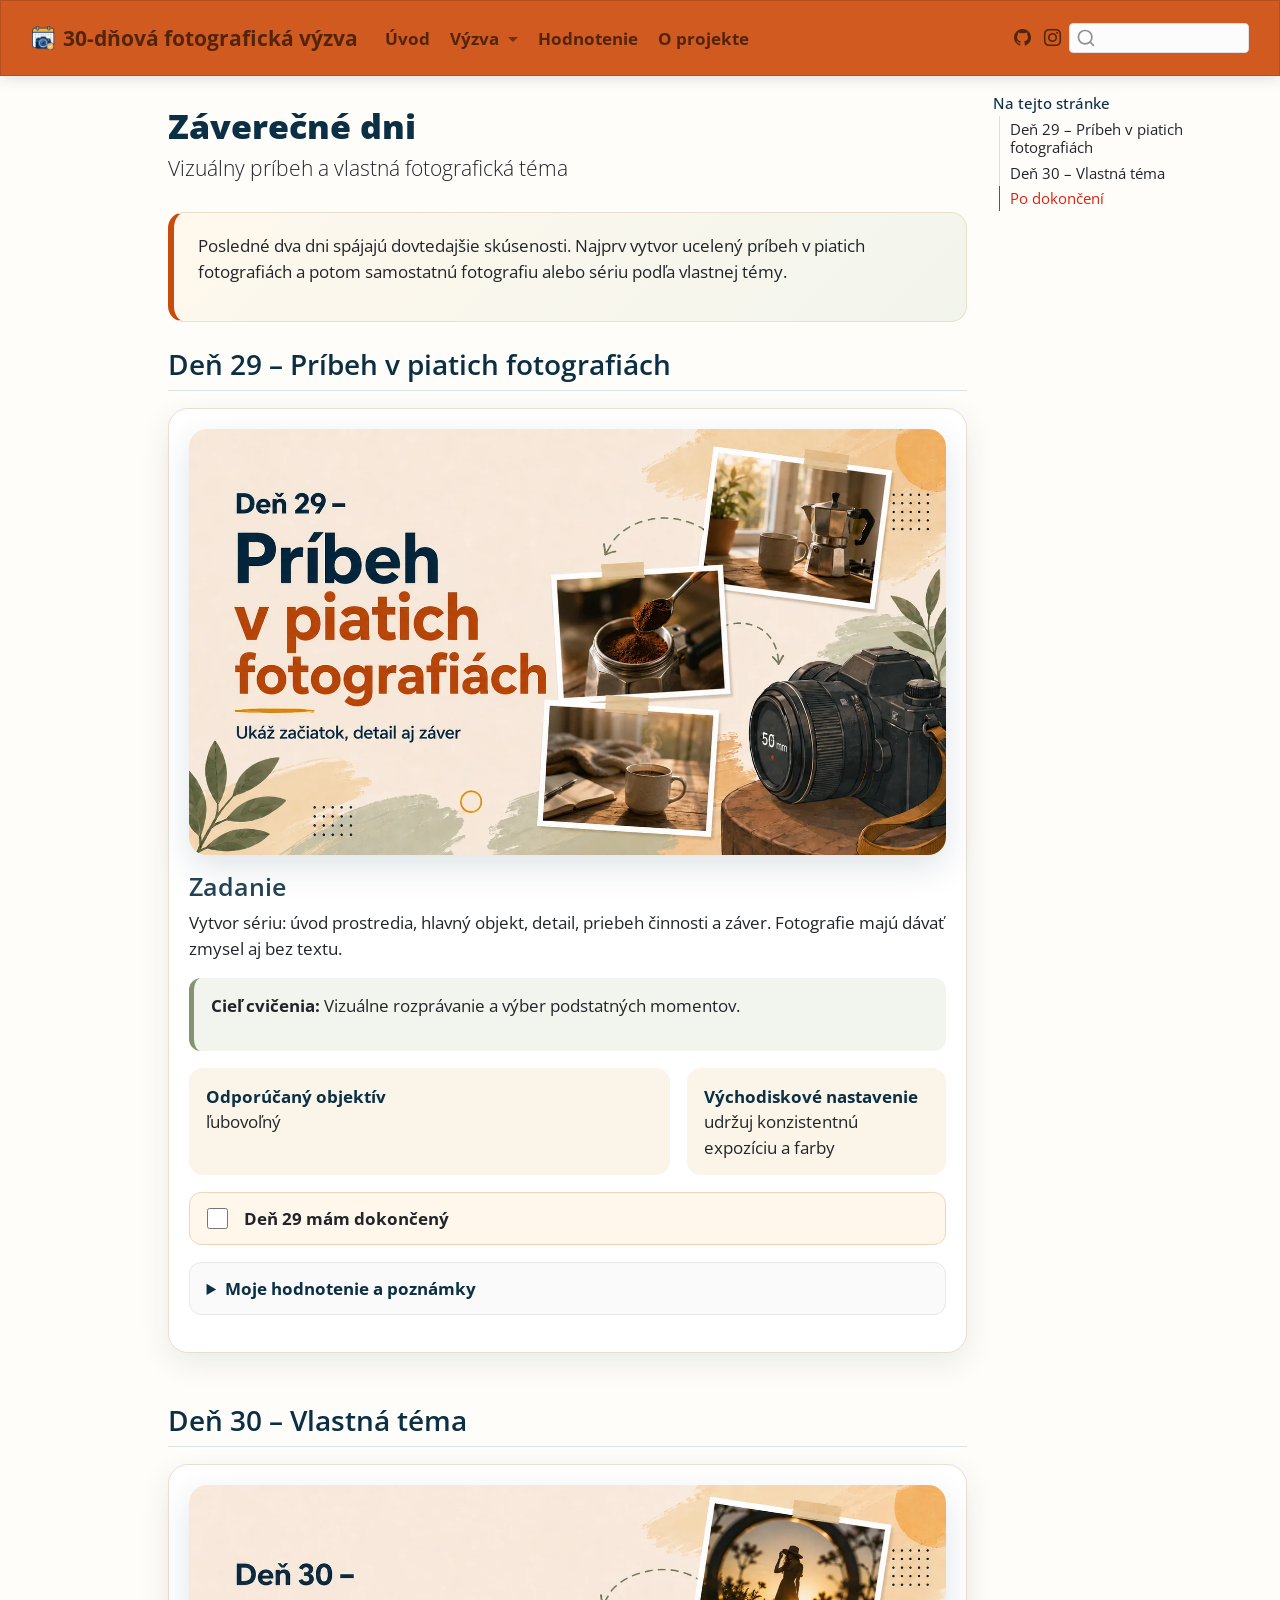
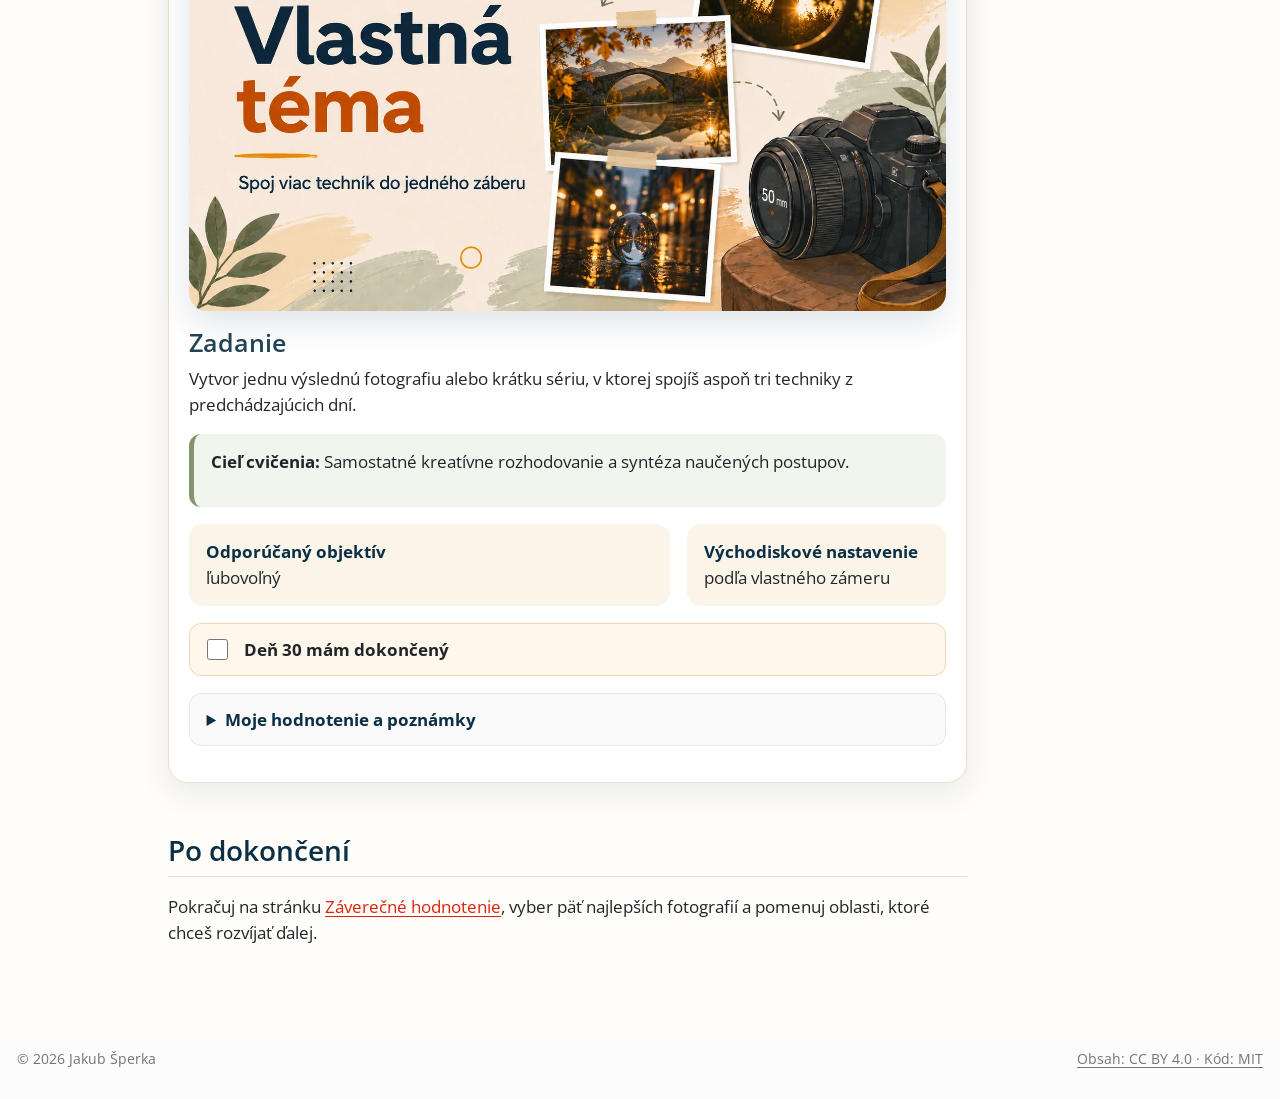
<file: zaver.html>
<!DOCTYPE html>
<html xmlns="http://www.w3.org/1999/xhtml" lang="sk" xml:lang="sk"><head>

<meta charset="utf-8">
<meta name="generator" content="quarto-1.7.32">

<meta name="viewport" content="width=device-width, initial-scale=1.0, user-scalable=yes">


<title>Záverečné dni – 30-dňová fotografická výzva</title>
<style>
code{white-space: pre-wrap;}
span.smallcaps{font-variant: small-caps;}
div.columns{display: flex; gap: min(4vw, 1.5em);}
div.column{flex: auto; overflow-x: auto;}
div.hanging-indent{margin-left: 1.5em; text-indent: -1.5em;}
ul.task-list{list-style: none;}
ul.task-list li input[type="checkbox"] {
  width: 0.8em;
  margin: 0 0.8em 0.2em -1em; /* quarto-specific, see https://github.com/quarto-dev/quarto-cli/issues/4556 */ 
  vertical-align: middle;
}
</style>


<script src="site_libs/quarto-nav/quarto-nav.js"></script>
<script src="site_libs/quarto-nav/headroom.min.js"></script>
<script src="site_libs/clipboard/clipboard.min.js"></script>
<script src="site_libs/quarto-search/autocomplete.umd.js"></script>
<script src="site_libs/quarto-search/fuse.min.js"></script>
<script src="site_libs/quarto-search/quarto-search.js"></script>
<meta name="quarto:offset" content="./">
<link href="./images/favicon.png" rel="icon" type="image/png">
<script src="site_libs/quarto-html/quarto.js" type="module"></script>
<script src="site_libs/quarto-html/tabsets/tabsets.js" type="module"></script>
<script src="site_libs/quarto-html/popper.min.js"></script>
<script src="site_libs/quarto-html/tippy.umd.min.js"></script>
<script src="site_libs/quarto-html/anchor.min.js"></script>
<link href="site_libs/quarto-html/tippy.css" rel="stylesheet">
<link href="site_libs/quarto-html/quarto-syntax-highlighting-d9589ad4e98504035195c70aa99e1e7d.css" rel="stylesheet" id="quarto-text-highlighting-styles">
<script src="site_libs/bootstrap/bootstrap.min.js"></script>
<link href="site_libs/bootstrap/bootstrap-icons.css" rel="stylesheet">
<link href="site_libs/bootstrap/bootstrap-efb8512b6cea32f8d0bc0d24f6ad0fca.min.css" rel="stylesheet" append-hash="true" id="quarto-bootstrap" data-mode="light">
<script id="quarto-search-options" type="application/json">{
  "location": "navbar",
  "copy-button": false,
  "collapse-after": 3,
  "panel-placement": "end",
  "type": "textbox",
  "limit": 50,
  "keyboard-shortcut": [
    "f",
    "/",
    "s"
  ],
  "language": {
    "search-no-results-text": "Žiadne výsledky",
    "search-matching-documents-text": "zhodné dokumenty",
    "search-copy-link-title": "Skopírovať odkaz pre vyhľadávanie",
    "search-hide-matches-text": "Skryť ďalšie výsledky",
    "search-more-match-text": "ďalší výsledok v tomto dokumente",
    "search-more-matches-text": "ďalších výsledkov v tomto dokumente",
    "search-clear-button-title": "Vymazať",
    "search-text-placeholder": "",
    "search-detached-cancel-button-title": "Zrušiť",
    "search-submit-button-title": "Odoslať",
    "search-label": "Hľadať"
  }
}</script>
<style>html{ scroll-behavior: smooth; }</style>


<link rel="stylesheet" href="styles.css">
<link rel="stylesheet" href="notes-export.css">
<meta property="og:title" content="Záverečné dni – 30-dňová fotografická výzva">
<meta property="og:description" content="Vizuálny príbeh a vlastná fotografická téma">
<meta property="og:image" content="images/day30.webp">
<meta property="og:site_name" content="**30-dňová fotografická výzva**">
<meta name="twitter:title" content="Záverečné dni – 30-dňová fotografická výzva">
<meta name="twitter:description" content="Vizuálny príbeh a vlastná fotografická téma">
<meta name="twitter:image" content="images/day30.webp">
<meta name="twitter:card" content="summary_large_image">
</head>

<body class="nav-fixed quarto-light">

<div id="quarto-search-results"></div>
  <header id="quarto-header" class="headroom fixed-top">
    <nav class="navbar navbar-expand-lg " data-bs-theme="dark">
      <div class="navbar-container container-fluid">
      <div class="navbar-brand-container mx-auto">
    <a href="./index.html" class="navbar-brand navbar-brand-logo">
    <img src="./images/favicon.png" alt="Logo fotografickej výzvy" class="navbar-logo">
    </a>
    <a class="navbar-brand" href="./index.html">
    <span class="navbar-title"><strong>30-dňová fotografická výzva</strong></span>
    </a>
  </div>
            <div id="quarto-search" class="" title="Hľadať"></div>
          <button class="navbar-toggler" type="button" data-bs-toggle="collapse" data-bs-target="#navbarCollapse" aria-controls="navbarCollapse" role="menu" aria-expanded="false" aria-label="Prepnúť navigáciu" onclick="if (window.quartoToggleHeadroom) { window.quartoToggleHeadroom(); }">
  <span class="navbar-toggler-icon"></span>
</button>
          <div class="collapse navbar-collapse" id="navbarCollapse">
            <ul class="navbar-nav navbar-nav-scroll me-auto">
  <li class="nav-item">
    <a class="nav-link" href="./index.html"> 
<span class="menu-text"><strong>Úvod</strong></span></a>
  </li>  
  <li class="nav-item dropdown ">
    <a class="nav-link dropdown-toggle" href="#" id="nav-menu-výzva" role="link" data-bs-toggle="dropdown" aria-expanded="false">
 <span class="menu-text"><strong>Výzva</strong></span>
    </a>
    <ul class="dropdown-menu" aria-labelledby="nav-menu-výzva">    
        <li>
    <a class="dropdown-item" href="./tyzden-1.html">
 <span class="dropdown-text">1. týždeň – Kompozícia</span></a>
  </li>  
        <li>
    <a class="dropdown-item" href="./tyzden-2.html">
 <span class="dropdown-text">2. týždeň – Svetlo a farba</span></a>
  </li>  
        <li>
    <a class="dropdown-item" href="./tyzden-3.html">
 <span class="dropdown-text">3. týždeň – Perspektíva a technika</span></a>
  </li>  
        <li>
    <a class="dropdown-item" href="./tyzden-4.html">
 <span class="dropdown-text">4. týždeň – Kreativita a príbeh</span></a>
  </li>  
        <li>
    <a class="dropdown-item" href="./zaver.html">
 <span class="dropdown-text">Záverečné dni</span></a>
  </li>  
    </ul>
  </li>
  <li class="nav-item">
    <a class="nav-link" href="./hodnotenie.html"> 
<span class="menu-text"><strong>Hodnotenie</strong></span></a>
  </li>  
  <li class="nav-item">
    <a class="nav-link" href="./o-projekte.html"> 
<span class="menu-text"><strong>O projekte</strong></span></a>
  </li>  
</ul>
          </div> <!-- /navcollapse -->
            <div class="quarto-navbar-tools">
    <a href="https://github.com/JakubSperka/fotograficka_vyzva" title="" class="quarto-navigation-tool px-1" aria-label=""><i class="bi bi-github"></i></a>
    <a href="https://www.instagram.com/jakub.sperka/" title="" class="quarto-navigation-tool px-1" aria-label=""><i class="bi bi-instagram"></i></a>
</div>
      </div> <!-- /container-fluid -->
    </nav>
</header>
<!-- content -->
<div id="quarto-content" class="quarto-container page-columns page-rows-contents page-layout-article page-navbar">
<!-- sidebar -->
<!-- margin-sidebar -->
    <div id="quarto-margin-sidebar" class="sidebar margin-sidebar">
        <nav id="TOC" role="doc-toc" class="toc-active">
    <h2 id="toc-title">Na tejto stránke</h2>
   
  <ul class="collapse">
  <li><a href="#den-29" id="toc-den-29" class="nav-link active" data-scroll-target="#den-29">Deň 29 – Príbeh v piatich fotografiách</a></li>
  <li><a href="#den-30" id="toc-den-30" class="nav-link" data-scroll-target="#den-30">Deň 30 – Vlastná téma</a></li>
  <li><a href="#po-dokončení" id="toc-po-dokončení" class="nav-link" data-scroll-target="#po-dokončení">Po dokončení</a></li>
  </ul>
</nav>
    </div>
<!-- main -->
<main class="content" id="quarto-document-content">

<header id="title-block-header" class="quarto-title-block default">
<div class="quarto-title">
<h1 class="title">Záverečné dni</h1>
<p class="subtitle lead">Vizuálny príbeh a vlastná fotografická téma</p>
</div>



<div class="quarto-title-meta">

    
  
    
  </div>
  


</header>


<div class="lead-panel">
<p>Posledné dva dni spájajú dovtedajšie skúsenosti. Najprv vytvor ucelený príbeh v piatich fotografiách a potom samostatnú fotografiu alebo sériu podľa vlastnej témy.</p>
</div>
<section id="den-29" class="level2">
<h2 class="anchored" data-anchor-id="den-29">Deň 29 – Príbeh v piatich fotografiách</h2>
<div class="day-card">
<p><img src="images/day29.webp" class="day-image img-fluid" alt="Ilustračný obrázok fotografickej úlohy Deň 29: Príbeh v piatich fotografiách"></p>
<section id="zadanie" class="level3">
<h3 class="anchored" data-anchor-id="zadanie">Zadanie</h3>
<p>Vytvor sériu: úvod prostredia, hlavný objekt, detail, priebeh činnosti a záver. Fotografie majú dávať zmysel aj bez textu.</p>
<div class="goal-box">
<p><strong>Cieľ cvičenia:</strong> Vizuálne rozprávanie a výber podstatných momentov.</p>
</div>
<div class="day-details">
<div class="info-box">
<strong>Odporúčaný objektív</strong><br>ľubovoľný
</div>
<div class="info-box">
<strong>Východiskové nastavenie</strong><br>udržuj konzistentnú expozíciu a farby
</div>
</div>
<div class="day-status">
<input class="day-checkbox" data-day="29" type="checkbox" id="day-29"><label for="day-29">Deň 29 mám dokončený</label>
</div>
<details>
<summary>
Moje hodnotenie a poznámky
</summary>
<p>Pri hodnotení si polož otázky: Čo je hlavným objektom? Kam sa pozerám ako prvé? Čo funguje? Čo ruší? Čo by som pri opakovaní zmenil?</p>
<textarea class="day-notes" data-day="29" aria-label="Poznámky k dňu 29" placeholder="Napíš si sem poznámky k výslednej fotografii..."></textarea>
</details>
</section>
</div>
</section>
<section id="den-30" class="level2">
<h2 class="anchored" data-anchor-id="den-30">Deň 30 – Vlastná téma</h2>
<div class="day-card">
<p><img src="images/day30.webp" class="day-image img-fluid" alt="Ilustračný obrázok fotografickej úlohy Deň 30: Vlastná téma"></p>
<section id="zadanie-1" class="level3">
<h3 class="anchored" data-anchor-id="zadanie-1">Zadanie</h3>
<p>Vytvor jednu výslednú fotografiu alebo krátku sériu, v ktorej spojíš aspoň tri techniky z predchádzajúcich dní.</p>
<div class="goal-box">
<p><strong>Cieľ cvičenia:</strong> Samostatné kreatívne rozhodovanie a syntéza naučených postupov.</p>
</div>
<div class="day-details">
<div class="info-box">
<strong>Odporúčaný objektív</strong><br>ľubovoľný
</div>
<div class="info-box">
<strong>Východiskové nastavenie</strong><br>podľa vlastného zámeru
</div>
</div>
<div class="day-status">
<input class="day-checkbox" data-day="30" type="checkbox" id="day-30"><label for="day-30">Deň 30 mám dokončený</label>
</div>
<details>
<summary>
Moje hodnotenie a poznámky
</summary>
<p>Pri hodnotení si polož otázky: Čo je hlavným objektom? Kam sa pozerám ako prvé? Čo funguje? Čo ruší? Čo by som pri opakovaní zmenil?</p>
<textarea class="day-notes" data-day="30" aria-label="Poznámky k dňu 30" placeholder="Napíš si sem poznámky k výslednej fotografii..."></textarea>
</details>
</section>
</div>
</section>
<section id="po-dokončení" class="level2">
<h2 class="anchored" data-anchor-id="po-dokončení">Po dokončení</h2>
<p>Pokračuj na stránku <a href="./hodnotenie.html">Záverečné hodnotenie</a>, vyber päť najlepších fotografií a pomenuj oblasti, ktoré chceš rozvíjať ďalej.</p>


</section>

<a onclick="window.scrollTo(0, 0); return false;" role="button" id="quarto-back-to-top"><i class="bi bi-arrow-up"></i> Späť na začiatok</a></main> <!-- /main -->
<script src="assets/challenge.js" defer=""></script>
<script src="assets/notes-export.js" defer=""></script>
<script id="quarto-html-after-body" type="application/javascript">
  window.document.addEventListener("DOMContentLoaded", function (event) {
    const icon = "";
    const anchorJS = new window.AnchorJS();
    anchorJS.options = {
      placement: 'right',
      icon: icon
    };
    anchorJS.add('.anchored');
    const isCodeAnnotation = (el) => {
      for (const clz of el.classList) {
        if (clz.startsWith('code-annotation-')) {                     
          return true;
        }
      }
      return false;
    }
    const onCopySuccess = function(e) {
      // button target
      const button = e.trigger;
      // don't keep focus
      button.blur();
      // flash "checked"
      button.classList.add('code-copy-button-checked');
      var currentTitle = button.getAttribute("title");
      button.setAttribute("title", "Skopírované!");
      let tooltip;
      if (window.bootstrap) {
        button.setAttribute("data-bs-toggle", "tooltip");
        button.setAttribute("data-bs-placement", "left");
        button.setAttribute("data-bs-title", "Skopírované!");
        tooltip = new bootstrap.Tooltip(button, 
          { trigger: "manual", 
            customClass: "code-copy-button-tooltip",
            offset: [0, -8]});
        tooltip.show();    
      }
      setTimeout(function() {
        if (tooltip) {
          tooltip.hide();
          button.removeAttribute("data-bs-title");
          button.removeAttribute("data-bs-toggle");
          button.removeAttribute("data-bs-placement");
        }
        button.setAttribute("title", currentTitle);
        button.classList.remove('code-copy-button-checked');
      }, 1000);
      // clear code selection
      e.clearSelection();
    }
    const getTextToCopy = function(trigger) {
        const codeEl = trigger.previousElementSibling.cloneNode(true);
        for (const childEl of codeEl.children) {
          if (isCodeAnnotation(childEl)) {
            childEl.remove();
          }
        }
        return codeEl.innerText;
    }
    const clipboard = new window.ClipboardJS('.code-copy-button:not([data-in-quarto-modal])', {
      text: getTextToCopy
    });
    clipboard.on('success', onCopySuccess);
    if (window.document.getElementById('quarto-embedded-source-code-modal')) {
      const clipboardModal = new window.ClipboardJS('.code-copy-button[data-in-quarto-modal]', {
        text: getTextToCopy,
        container: window.document.getElementById('quarto-embedded-source-code-modal')
      });
      clipboardModal.on('success', onCopySuccess);
    }
      var localhostRegex = new RegExp(/^(?:http|https):\/\/localhost\:?[0-9]*\//);
      var mailtoRegex = new RegExp(/^mailto:/);
        var filterRegex = new RegExp('/' + window.location.host + '/');
      var isInternal = (href) => {
          return filterRegex.test(href) || localhostRegex.test(href) || mailtoRegex.test(href);
      }
      // Inspect non-navigation links and adorn them if external
     var links = window.document.querySelectorAll('a[href]:not(.nav-link):not(.navbar-brand):not(.toc-action):not(.sidebar-link):not(.sidebar-item-toggle):not(.pagination-link):not(.no-external):not([aria-hidden]):not(.dropdown-item):not(.quarto-navigation-tool):not(.about-link)');
      for (var i=0; i<links.length; i++) {
        const link = links[i];
        if (!isInternal(link.href)) {
          // undo the damage that might have been done by quarto-nav.js in the case of
          // links that we want to consider external
          if (link.dataset.originalHref !== undefined) {
            link.href = link.dataset.originalHref;
          }
            // target, if specified
            link.setAttribute("target", "_blank");
            if (link.getAttribute("rel") === null) {
              link.setAttribute("rel", "noopener");
            }
        }
      }
    function tippyHover(el, contentFn, onTriggerFn, onUntriggerFn) {
      const config = {
        allowHTML: true,
        maxWidth: 500,
        delay: 100,
        arrow: false,
        appendTo: function(el) {
            return el.parentElement;
        },
        interactive: true,
        interactiveBorder: 10,
        theme: 'quarto',
        placement: 'bottom-start',
      };
      if (contentFn) {
        config.content = contentFn;
      }
      if (onTriggerFn) {
        config.onTrigger = onTriggerFn;
      }
      if (onUntriggerFn) {
        config.onUntrigger = onUntriggerFn;
      }
      window.tippy(el, config); 
    }
    const noterefs = window.document.querySelectorAll('a[role="doc-noteref"]');
    for (var i=0; i<noterefs.length; i++) {
      const ref = noterefs[i];
      tippyHover(ref, function() {
        // use id or data attribute instead here
        let href = ref.getAttribute('data-footnote-href') || ref.getAttribute('href');
        try { href = new URL(href).hash; } catch {}
        const id = href.replace(/^#\/?/, "");
        const note = window.document.getElementById(id);
        if (note) {
          return note.innerHTML;
        } else {
          return "";
        }
      });
    }
    const xrefs = window.document.querySelectorAll('a.quarto-xref');
    const processXRef = (id, note) => {
      // Strip column container classes
      const stripColumnClz = (el) => {
        el.classList.remove("page-full", "page-columns");
        if (el.children) {
          for (const child of el.children) {
            stripColumnClz(child);
          }
        }
      }
      stripColumnClz(note)
      if (id === null || id.startsWith('sec-')) {
        // Special case sections, only their first couple elements
        const container = document.createElement("div");
        if (note.children && note.children.length > 2) {
          container.appendChild(note.children[0].cloneNode(true));
          for (let i = 1; i < note.children.length; i++) {
            const child = note.children[i];
            if (child.tagName === "P" && child.innerText === "") {
              continue;
            } else {
              container.appendChild(child.cloneNode(true));
              break;
            }
          }
          if (window.Quarto?.typesetMath) {
            window.Quarto.typesetMath(container);
          }
          return container.innerHTML
        } else {
          if (window.Quarto?.typesetMath) {
            window.Quarto.typesetMath(note);
          }
          return note.innerHTML;
        }
      } else {
        // Remove any anchor links if they are present
        const anchorLink = note.querySelector('a.anchorjs-link');
        if (anchorLink) {
          anchorLink.remove();
        }
        if (window.Quarto?.typesetMath) {
          window.Quarto.typesetMath(note);
        }
        if (note.classList.contains("callout")) {
          return note.outerHTML;
        } else {
          return note.innerHTML;
        }
      }
    }
    for (var i=0; i<xrefs.length; i++) {
      const xref = xrefs[i];
      tippyHover(xref, undefined, function(instance) {
        instance.disable();
        let url = xref.getAttribute('href');
        let hash = undefined; 
        if (url.startsWith('#')) {
          hash = url;
        } else {
          try { hash = new URL(url).hash; } catch {}
        }
        if (hash) {
          const id = hash.replace(/^#\/?/, "");
          const note = window.document.getElementById(id);
          if (note !== null) {
            try {
              const html = processXRef(id, note.cloneNode(true));
              instance.setContent(html);
            } finally {
              instance.enable();
              instance.show();
            }
          } else {
            // See if we can fetch this
            fetch(url.split('#')[0])
            .then(res => res.text())
            .then(html => {
              const parser = new DOMParser();
              const htmlDoc = parser.parseFromString(html, "text/html");
              const note = htmlDoc.getElementById(id);
              if (note !== null) {
                const html = processXRef(id, note);
                instance.setContent(html);
              } 
            }).finally(() => {
              instance.enable();
              instance.show();
            });
          }
        } else {
          // See if we can fetch a full url (with no hash to target)
          // This is a special case and we should probably do some content thinning / targeting
          fetch(url)
          .then(res => res.text())
          .then(html => {
            const parser = new DOMParser();
            const htmlDoc = parser.parseFromString(html, "text/html");
            const note = htmlDoc.querySelector('main.content');
            if (note !== null) {
              // This should only happen for chapter cross references
              // (since there is no id in the URL)
              // remove the first header
              if (note.children.length > 0 && note.children[0].tagName === "HEADER") {
                note.children[0].remove();
              }
              const html = processXRef(null, note);
              instance.setContent(html);
            } 
          }).finally(() => {
            instance.enable();
            instance.show();
          });
        }
      }, function(instance) {
      });
    }
        let selectedAnnoteEl;
        const selectorForAnnotation = ( cell, annotation) => {
          let cellAttr = 'data-code-cell="' + cell + '"';
          let lineAttr = 'data-code-annotation="' +  annotation + '"';
          const selector = 'span[' + cellAttr + '][' + lineAttr + ']';
          return selector;
        }
        const selectCodeLines = (annoteEl) => {
          const doc = window.document;
          const targetCell = annoteEl.getAttribute("data-target-cell");
          const targetAnnotation = annoteEl.getAttribute("data-target-annotation");
          const annoteSpan = window.document.querySelector(selectorForAnnotation(targetCell, targetAnnotation));
          const lines = annoteSpan.getAttribute("data-code-lines").split(",");
          const lineIds = lines.map((line) => {
            return targetCell + "-" + line;
          })
          let top = null;
          let height = null;
          let parent = null;
          if (lineIds.length > 0) {
              //compute the position of the single el (top and bottom and make a div)
              const el = window.document.getElementById(lineIds[0]);
              top = el.offsetTop;
              height = el.offsetHeight;
              parent = el.parentElement.parentElement;
            if (lineIds.length > 1) {
              const lastEl = window.document.getElementById(lineIds[lineIds.length - 1]);
              const bottom = lastEl.offsetTop + lastEl.offsetHeight;
              height = bottom - top;
            }
            if (top !== null && height !== null && parent !== null) {
              // cook up a div (if necessary) and position it 
              let div = window.document.getElementById("code-annotation-line-highlight");
              if (div === null) {
                div = window.document.createElement("div");
                div.setAttribute("id", "code-annotation-line-highlight");
                div.style.position = 'absolute';
                parent.appendChild(div);
              }
              div.style.top = top - 2 + "px";
              div.style.height = height + 4 + "px";
              div.style.left = 0;
              let gutterDiv = window.document.getElementById("code-annotation-line-highlight-gutter");
              if (gutterDiv === null) {
                gutterDiv = window.document.createElement("div");
                gutterDiv.setAttribute("id", "code-annotation-line-highlight-gutter");
                gutterDiv.style.position = 'absolute';
                const codeCell = window.document.getElementById(targetCell);
                const gutter = codeCell.querySelector('.code-annotation-gutter');
                gutter.appendChild(gutterDiv);
              }
              gutterDiv.style.top = top - 2 + "px";
              gutterDiv.style.height = height + 4 + "px";
            }
            selectedAnnoteEl = annoteEl;
          }
        };
        const unselectCodeLines = () => {
          const elementsIds = ["code-annotation-line-highlight", "code-annotation-line-highlight-gutter"];
          elementsIds.forEach((elId) => {
            const div = window.document.getElementById(elId);
            if (div) {
              div.remove();
            }
          });
          selectedAnnoteEl = undefined;
        };
          // Handle positioning of the toggle
      window.addEventListener(
        "resize",
        throttle(() => {
          elRect = undefined;
          if (selectedAnnoteEl) {
            selectCodeLines(selectedAnnoteEl);
          }
        }, 10)
      );
      function throttle(fn, ms) {
      let throttle = false;
      let timer;
        return (...args) => {
          if(!throttle) { // first call gets through
              fn.apply(this, args);
              throttle = true;
          } else { // all the others get throttled
              if(timer) clearTimeout(timer); // cancel #2
              timer = setTimeout(() => {
                fn.apply(this, args);
                timer = throttle = false;
              }, ms);
          }
        };
      }
        // Attach click handler to the DT
        const annoteDls = window.document.querySelectorAll('dt[data-target-cell]');
        for (const annoteDlNode of annoteDls) {
          annoteDlNode.addEventListener('click', (event) => {
            const clickedEl = event.target;
            if (clickedEl !== selectedAnnoteEl) {
              unselectCodeLines();
              const activeEl = window.document.querySelector('dt[data-target-cell].code-annotation-active');
              if (activeEl) {
                activeEl.classList.remove('code-annotation-active');
              }
              selectCodeLines(clickedEl);
              clickedEl.classList.add('code-annotation-active');
            } else {
              // Unselect the line
              unselectCodeLines();
              clickedEl.classList.remove('code-annotation-active');
            }
          });
        }
    const findCites = (el) => {
      const parentEl = el.parentElement;
      if (parentEl) {
        const cites = parentEl.dataset.cites;
        if (cites) {
          return {
            el,
            cites: cites.split(' ')
          };
        } else {
          return findCites(el.parentElement)
        }
      } else {
        return undefined;
      }
    };
    var bibliorefs = window.document.querySelectorAll('a[role="doc-biblioref"]');
    for (var i=0; i<bibliorefs.length; i++) {
      const ref = bibliorefs[i];
      const citeInfo = findCites(ref);
      if (citeInfo) {
        tippyHover(citeInfo.el, function() {
          var popup = window.document.createElement('div');
          citeInfo.cites.forEach(function(cite) {
            var citeDiv = window.document.createElement('div');
            citeDiv.classList.add('hanging-indent');
            citeDiv.classList.add('csl-entry');
            var biblioDiv = window.document.getElementById('ref-' + cite);
            if (biblioDiv) {
              citeDiv.innerHTML = biblioDiv.innerHTML;
            }
            popup.appendChild(citeDiv);
          });
          return popup.innerHTML;
        });
      }
    }
  });
  </script>
</div> <!-- /content -->
<footer class="footer">
  <div class="nav-footer">
    <div class="nav-footer-left">
<p>© 2026 Jakub Šperka</p>
</div>   
    <div class="nav-footer-center">
      &nbsp;
    </div>
    <div class="nav-footer-right">
<p><a href="./o-projekte.html#licencia">Obsah: CC BY 4.0 · Kód: MIT</a></p>
</div>
  </div>
</footer>




<script src="site_libs/quarto-html/zenscroll-min.js"></script>
</body></html>
</file>
<file: site_libs/quarto-html/tippy.css>
.tippy-box[data-animation=fade][data-state=hidden]{opacity:0}[data-tippy-root]{max-width:calc(100vw - 10px)}.tippy-box{position:relative;background-color:#333;color:#fff;border-radius:4px;font-size:14px;line-height:1.4;white-space:normal;outline:0;transition-property:transform,visibility,opacity}.tippy-box[data-placement^=top]>.tippy-arrow{bottom:0}.tippy-box[data-placement^=top]>.tippy-arrow:before{bottom:-7px;left:0;border-width:8px 8px 0;border-top-color:initial;transform-origin:center top}.tippy-box[data-placement^=bottom]>.tippy-arrow{top:0}.tippy-box[data-placement^=bottom]>.tippy-arrow:before{top:-7px;left:0;border-width:0 8px 8px;border-bottom-color:initial;transform-origin:center bottom}.tippy-box[data-placement^=left]>.tippy-arrow{right:0}.tippy-box[data-placement^=left]>.tippy-arrow:before{border-width:8px 0 8px 8px;border-left-color:initial;right:-7px;transform-origin:center left}.tippy-box[data-placement^=right]>.tippy-arrow{left:0}.tippy-box[data-placement^=right]>.tippy-arrow:before{left:-7px;border-width:8px 8px 8px 0;border-right-color:initial;transform-origin:center right}.tippy-box[data-inertia][data-state=visible]{transition-timing-function:cubic-bezier(.54,1.5,.38,1.11)}.tippy-arrow{width:16px;height:16px;color:#333}.tippy-arrow:before{content:"";position:absolute;border-color:transparent;border-style:solid}.tippy-content{position:relative;padding:5px 9px;z-index:1}
</file>
<file: site_libs/quarto-html/quarto-syntax-highlighting-d9589ad4e98504035195c70aa99e1e7d.css>
/* quarto syntax highlight colors */
:root {
  --quarto-hl-ot-color: #003B4F;
  --quarto-hl-at-color: #657422;
  --quarto-hl-ss-color: #20794D;
  --quarto-hl-an-color: #5E5E5E;
  --quarto-hl-fu-color: #4758AB;
  --quarto-hl-st-color: #20794D;
  --quarto-hl-cf-color: #003B4F;
  --quarto-hl-op-color: #5E5E5E;
  --quarto-hl-er-color: #AD0000;
  --quarto-hl-bn-color: #AD0000;
  --quarto-hl-al-color: #AD0000;
  --quarto-hl-va-color: #111111;
  --quarto-hl-bu-color: inherit;
  --quarto-hl-ex-color: inherit;
  --quarto-hl-pp-color: #AD0000;
  --quarto-hl-in-color: #5E5E5E;
  --quarto-hl-vs-color: #20794D;
  --quarto-hl-wa-color: #5E5E5E;
  --quarto-hl-do-color: #5E5E5E;
  --quarto-hl-im-color: #00769E;
  --quarto-hl-ch-color: #20794D;
  --quarto-hl-dt-color: #AD0000;
  --quarto-hl-fl-color: #AD0000;
  --quarto-hl-co-color: #5E5E5E;
  --quarto-hl-cv-color: #5E5E5E;
  --quarto-hl-cn-color: #8f5902;
  --quarto-hl-sc-color: #5E5E5E;
  --quarto-hl-dv-color: #AD0000;
  --quarto-hl-kw-color: #003B4F;
}

/* other quarto variables */
:root {
  --quarto-font-monospace: SFMono-Regular, Menlo, Monaco, Consolas, "Liberation Mono", "Courier New", monospace;
}

/* syntax highlight based on Pandoc's rules */
pre > code.sourceCode > span {
  color: #003B4F;
}

code.sourceCode > span {
  color: #003B4F;
}

div.sourceCode,
div.sourceCode pre.sourceCode {
  color: #003B4F;
}

/* Normal */
code span {
  color: #003B4F;
}

/* Alert */
code span.al {
  color: #AD0000;
  font-style: inherit;
}

/* Annotation */
code span.an {
  color: #5E5E5E;
  font-style: inherit;
}

/* Attribute */
code span.at {
  color: #657422;
  font-style: inherit;
}

/* BaseN */
code span.bn {
  color: #AD0000;
  font-style: inherit;
}

/* BuiltIn */
code span.bu {
  font-style: inherit;
}

/* ControlFlow */
code span.cf {
  color: #003B4F;
  font-weight: bold;
  font-style: inherit;
}

/* Constant */
code span.cn {
  color: #8f5902;
  font-style: inherit;
}

/* Comment */
code span.co {
  color: #5E5E5E;
  font-style: inherit;
}

/* CommentVar */
code span.cv {
  color: #5E5E5E;
  font-style: italic;
}

/* Documentation */
code span.do {
  color: #5E5E5E;
  font-style: italic;
}

/* DataType */
code span.dt {
  color: #AD0000;
  font-style: inherit;
}

/* DecVal */
code span.dv {
  color: #AD0000;
  font-style: inherit;
}

/* Error */
code span.er {
  color: #AD0000;
  font-style: inherit;
}

/* Extension */
code span.ex {
  font-style: inherit;
}

/* Float */
code span.fl {
  color: #AD0000;
  font-style: inherit;
}

/* Function */
code span.fu {
  color: #4758AB;
  font-style: inherit;
}

/* Char */
code span.ch {
  color: #20794D;
  font-style: inherit;
}

/* Import */
code span.im {
  color: #00769E;
  font-style: inherit;
}

/* Information */
code span.in {
  color: #5E5E5E;
  font-style: inherit;
}

/* Keyword */
code span.kw {
  color: #003B4F;
  font-weight: bold;
  font-style: inherit;
}

/* Operator */
code span.op {
  color: #5E5E5E;
  font-style: inherit;
}

/* Other */
code span.ot {
  color: #003B4F;
  font-style: inherit;
}

/* Preprocessor */
code span.pp {
  color: #AD0000;
  font-style: inherit;
}

/* SpecialChar */
code span.sc {
  color: #5E5E5E;
  font-style: inherit;
}

/* SpecialString */
code span.ss {
  color: #20794D;
  font-style: inherit;
}

/* String */
code span.st {
  color: #20794D;
  font-style: inherit;
}

/* Variable */
code span.va {
  color: #111111;
  font-style: inherit;
}

/* VerbatimString */
code span.vs {
  color: #20794D;
  font-style: inherit;
}

/* Warning */
code span.wa {
  color: #5E5E5E;
  font-style: italic;
}

.prevent-inlining {
  content: "</";
}

/*# sourceMappingURL=e53778dd2e0c8ccd77b56ca20792fd1c.css.map */
</file>
<file: styles.css>
:root {
  --photo-navy: #0b2f44;
  --photo-orange: #c94c0c;
  --photo-cream: #fbf4e9;
  --photo-sage: #84946f;
  --photo-border: #eadfce;
}

body { background: #fffdf9; }
.navbar { box-shadow: 0 2px 14px rgba(11, 47, 68, 0.15); }
h1, h2, h3 { color: var(--photo-navy); }
h1 { font-weight: 800; }
a { text-underline-offset: 3px; }

.hero-image, .week-image, .overview-image, .day-image {
  width: 100%;
  border-radius: 18px;
  box-shadow: 0 12px 34px rgba(11, 47, 68, 0.13);
}
.hero-image { margin-bottom: 1.5rem; }
.week-image { margin-bottom: 1.2rem; }
.overview-image { margin: 0.7rem 0 1.5rem; }

.lead-panel {
  background: linear-gradient(135deg, #fff8ed, #f2f5ed);
  border: 1px solid var(--photo-border);
  border-left: 6px solid var(--photo-orange);
  border-radius: 16px;
  padding: 1.2rem 1.4rem;
  margin: 1rem 0 1.5rem;
}

.week-grid {
  display: grid;
  grid-template-columns: repeat(2, minmax(0, 1fr));
  gap: 1.25rem;
  margin: 1.5rem 0;
}
.week-card {
  display: block;
  background: white;
  color: inherit;
  text-decoration: none;
  border: 1px solid var(--photo-border);
  border-radius: 18px;
  overflow: hidden;
  box-shadow: 0 7px 22px rgba(11, 47, 68, 0.08);
  transition: transform .18s ease, box-shadow .18s ease, border-color .18s ease;
  cursor: pointer;
}
.week-card:hover {
  color: inherit;
  text-decoration: none;
  transform: translateY(-3px);
  border-color: #d8b894;
  box-shadow: 0 12px 30px rgba(11, 47, 68, 0.14);
}
.week-card:focus-visible {
  outline: 4px solid rgba(201, 76, 12, .28);
  outline-offset: 4px;
}
.week-card img { width: 100%; display: block; }
.week-card-content { padding: 1rem 1.1rem 1.2rem; }
.week-card-content h3 { margin-top: 0; }
.week-button {
  display: inline-flex;
  align-items: center;
  margin-top: .25rem;
  padding: .48rem .82rem;
  border-radius: 999px;
  background: var(--photo-orange);
  color: white;
  font-weight: 700;
  line-height: 1.2;
}
.week-card:hover .week-button { background: #a93f08; }

.day-card {
  background: #ffffff;
  border: 1px solid var(--photo-border);
  border-radius: 20px;
  padding: 1.15rem;
  margin: 1rem 0 3rem;
  box-shadow: 0 10px 30px rgba(11, 47, 68, 0.09);
}
.day-card h3 { margin-top: .7rem; }
.day-details {
  display: grid;
  grid-template-columns: 1.3fr .7fr;
  gap: 1rem;
  margin-top: 1rem;
}
.info-box {
  background: var(--photo-cream);
  border-radius: 14px;
  padding: .9rem 1rem;
}
.info-box strong { color: var(--photo-navy); }
.goal-box {
  background: #f2f5ed;
  border-left: 5px solid var(--photo-sage);
  border-radius: 12px;
  padding: .9rem 1rem;
  margin: 1rem 0;
}
.day-status {
  display: flex;
  align-items: center;
  gap: .65rem;
  background: #fff7ec;
  border: 1px solid #f3d5b5;
  border-radius: 12px;
  padding: .75rem 1rem;
  margin: 1rem 0;
  font-weight: 700;
}
.day-checkbox { width: 1.25rem; height: 1.25rem; accent-color: var(--photo-orange); }
.day-notes {
  width: 100%;
  min-height: 130px;
  border: 1px solid #d7d7d7;
  border-radius: 10px;
  padding: .8rem;
  font: inherit;
  background: #fff;
}
details {
  background: #fafafa;
  border: 1px solid #e8e8e8;
  border-radius: 12px;
  padding: .75rem 1rem;
  margin-top: 1rem;
}
details summary { cursor: pointer; font-weight: 700; color: var(--photo-navy); }

.progress-card {
  background: linear-gradient(135deg, var(--photo-navy), #174e66);
  color: white;
  border-radius: 18px;
  padding: 1.1rem 1.25rem;
  margin: 1.3rem 0 2rem;
  box-shadow: 0 10px 28px rgba(11,47,68,.2);
}
.progress-row { display: flex; justify-content: space-between; align-items: center; gap: 1rem; }
.progress-track { height: 14px; background: rgba(255,255,255,.22); border-radius: 999px; overflow: hidden; margin-top: .8rem; }
#progress-bar { height: 100%; width: 0; background: #f0a125; border-radius: 999px; transition: width .25s ease; }
#reset-progress {
  border: 1px solid rgba(255,255,255,.55);
  color: white;
  background: transparent;
  border-radius: 999px;
  padding: .42rem .82rem;
  cursor: pointer;
}
#reset-progress:hover { background: rgba(255,255,255,.13); }
#reset-progress:focus-visible { outline: 3px solid #f0a125; outline-offset: 3px; }

.small-note { color: #5c6870; font-size: .92rem; }
.image-credit { font-size: .82rem; color: #69767e; }

@media (max-width: 850px) {
  .week-grid, .day-details { grid-template-columns: 1fr; }
  .day-card { padding: .75rem; }
  .progress-row { align-items: flex-start; flex-direction: column; }
}

/* Zvýraznenie položky rozbaľovacieho menu */
.dropdown-item:hover,
.dropdown-item:focus,
.dropdown-item.active {
  background-color: #183B5B;
  color: white;
}

/* Aktívny výsledok vyhľadávania */
#quarto-search-results li.aa-Item[aria-selected="true"] .search-item,
.aa-DetachedOverlay li.aa-Item[aria-selected="true"] .search-item {
  background-color: #183B5B !important;
  color: #ffffff !important;
}

/* Vnorený text aktívneho výsledku */
#quarto-search-results li.aa-Item[aria-selected="true"] .search-item *,
.aa-DetachedOverlay li.aa-Item[aria-selected="true"] .search-item * {
  background-color: #183B5B !important;
  color: #ffffff !important;
}

#quarto-search-results li.aa-Item[aria-selected="true"] mark.search-match,
.aa-DetachedOverlay li.aa-Item[aria-selected="true"] mark.search-match {
  background-color: rgba(255, 255, 255, 0.22) !important;
  color: #ffffff !important;
}
</file>
<file: notes-export.css>
/* Markdown/Obsidian tools for the photography challenge. */

.markdown-note-tools {
  margin-top: 1rem;
  padding-top: 1rem;
  border-top: 1px solid #e3e6e8;
}

.markdown-note-tools h4 {
  margin: 0 0 .35rem;
  color: var(--photo-navy, var(--bs-body-color));
}

.notes-actions {
  display: flex;
  flex-wrap: wrap;
  align-items: center;
  gap: .65rem;
  margin: .8rem 0;
}

.notes-action-button,
.notes-export-button {
  display: inline-flex;
  align-items: center;
  justify-content: center;
  min-height: 2.45rem;
  border: 1px solid var(--bs-primary);
  border-radius: .65rem;
  padding: .55rem .9rem;
  background: var(--bs-primary);
  color: #fff;
  font: inherit;
  font-weight: 700;
  line-height: 1.2;
  cursor: pointer;
  transition: transform .15s ease, filter .15s ease, background-color .15s ease;
}

.notes-action-button:hover,
.notes-export-button:hover {
  color: #fff;
  filter: brightness(.9);
  transform: translateY(-1px);
}

.notes-action-button:focus-visible,
.notes-export-button:focus-visible {
  outline: 3px solid var(--bs-primary);
  outline-offset: 3px;
}

.notes-action-secondary {
  background: transparent;
  color: var(--bs-primary);
}

.notes-action-secondary:hover {
  background: rgba(0, 0, 0, .05);
  color: var(--bs-primary);
}

.notes-action-status {
  min-height: 1.3em;
  color: #35653c;
  font-size: .92rem;
  font-weight: 700;
}

.notes-action-status.is-error {
  color: #a02929;
}

.obsidian-template {
  max-height: 28rem;
  margin: .75rem 0 0;
  overflow: auto;
  border: 1px solid #d7dde1;
  border-radius: .75rem;
  padding: 1rem;
  background: #f6f7f8;
  color: #1f2933;
  font-size: .84rem;
  line-height: 1.45;
  white-space: pre;
}

.notes-export-panel {
  margin: 1rem 0 2rem;
  border: 1px solid var(--photo-border, #dedede);
  border-radius: 1rem;
  padding: 1rem 1.1rem;
  background: var(--photo-cream, #fff8ee);
}

.notes-export-panel p:last-child {
  margin-bottom: 0;
}

.notes-export-buttons {
  display: flex;
  flex-wrap: wrap;
  gap: .7rem;
  margin: .8rem 0 .4rem;
}

@media (max-width: 600px) {
  .notes-action-button,
  .notes-export-button {
    width: 100%;
  }

  .notes-action-status {
    width: 100%;
  }

  .obsidian-template {
    font-size: .77rem;
  }
}
</file>
